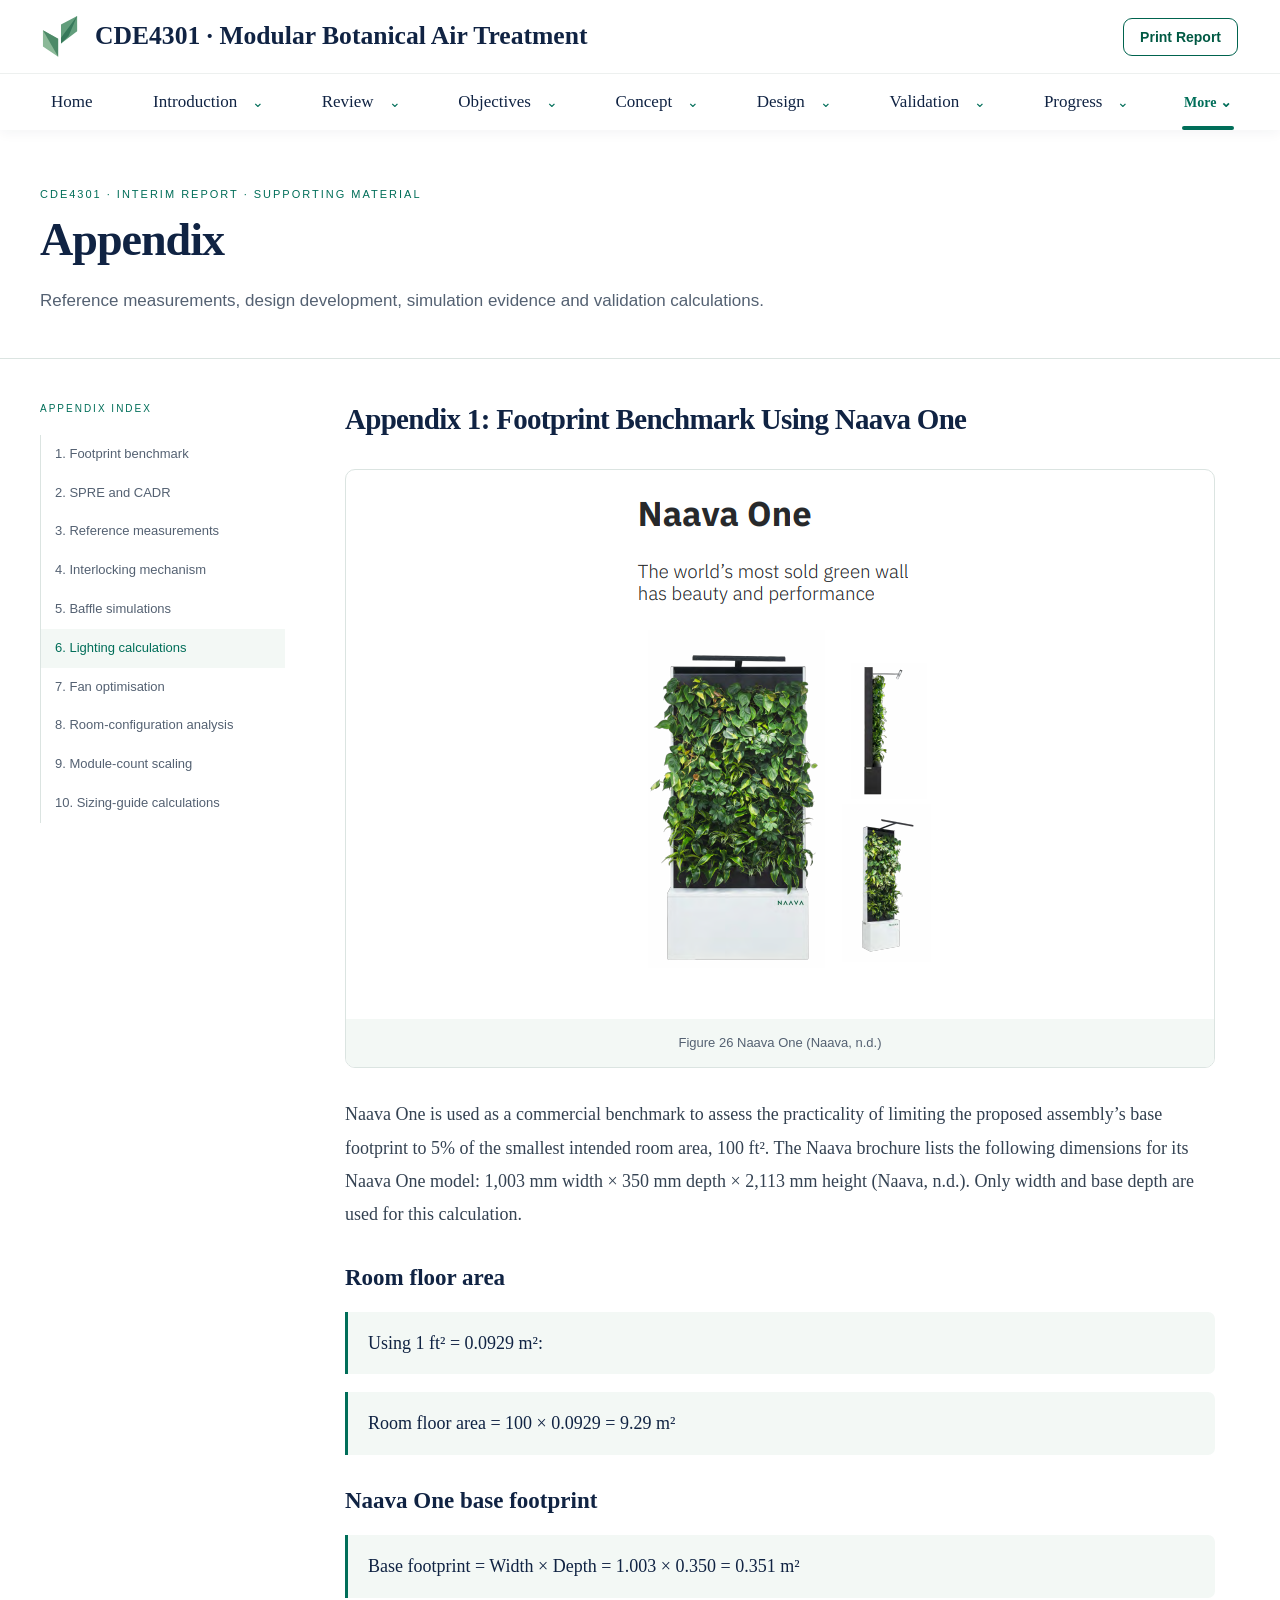
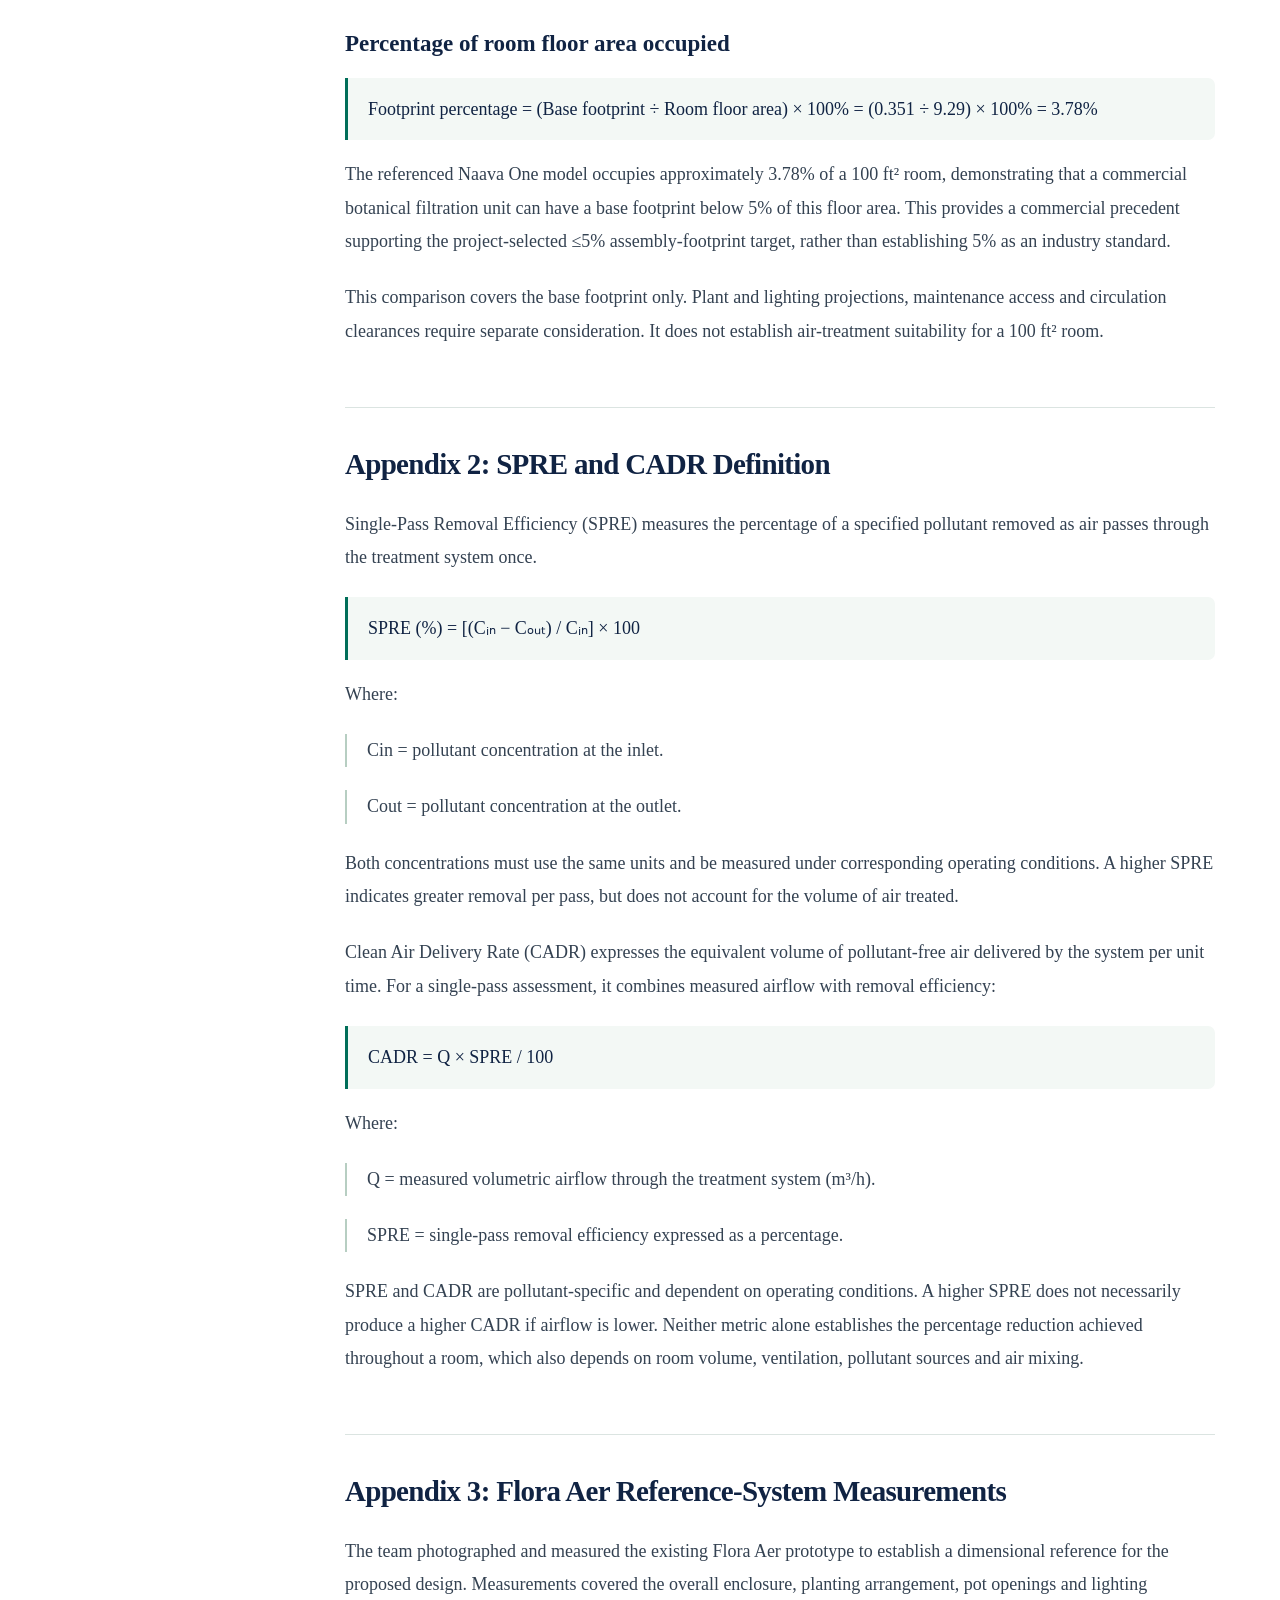
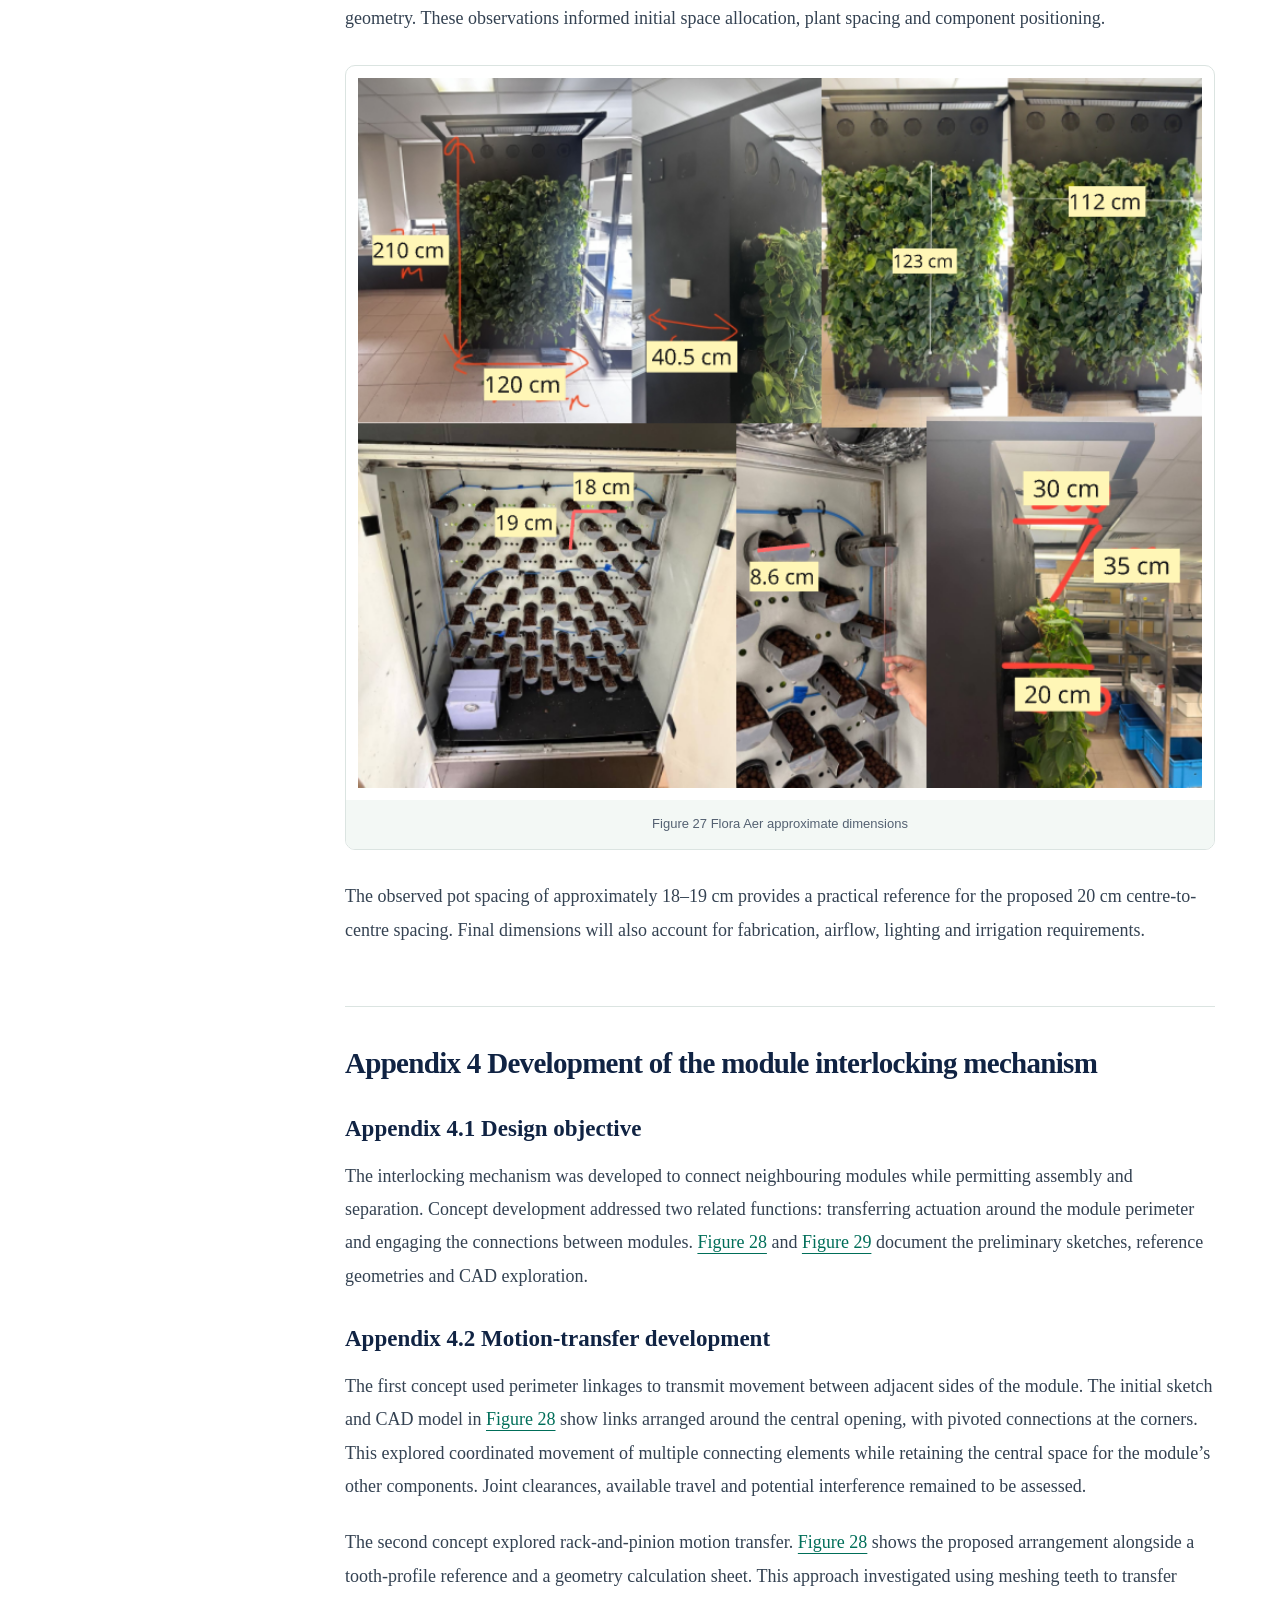
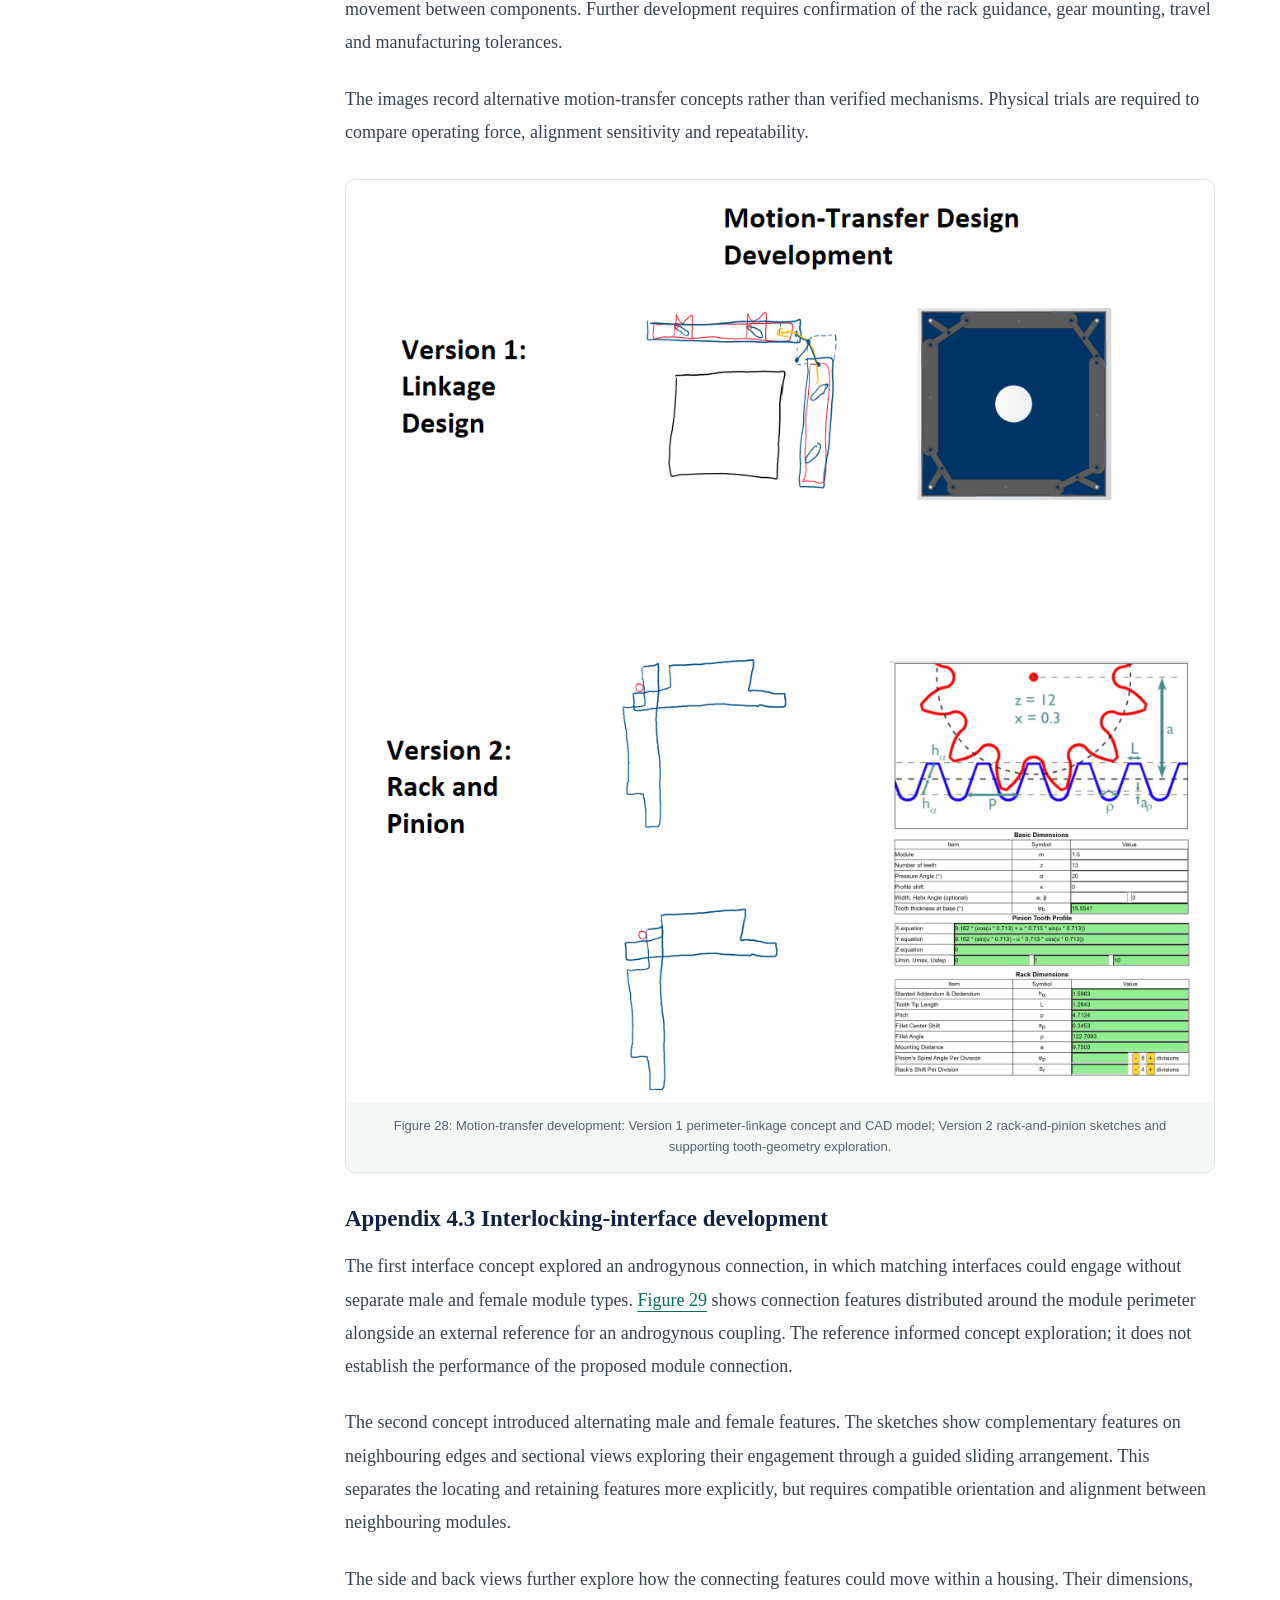
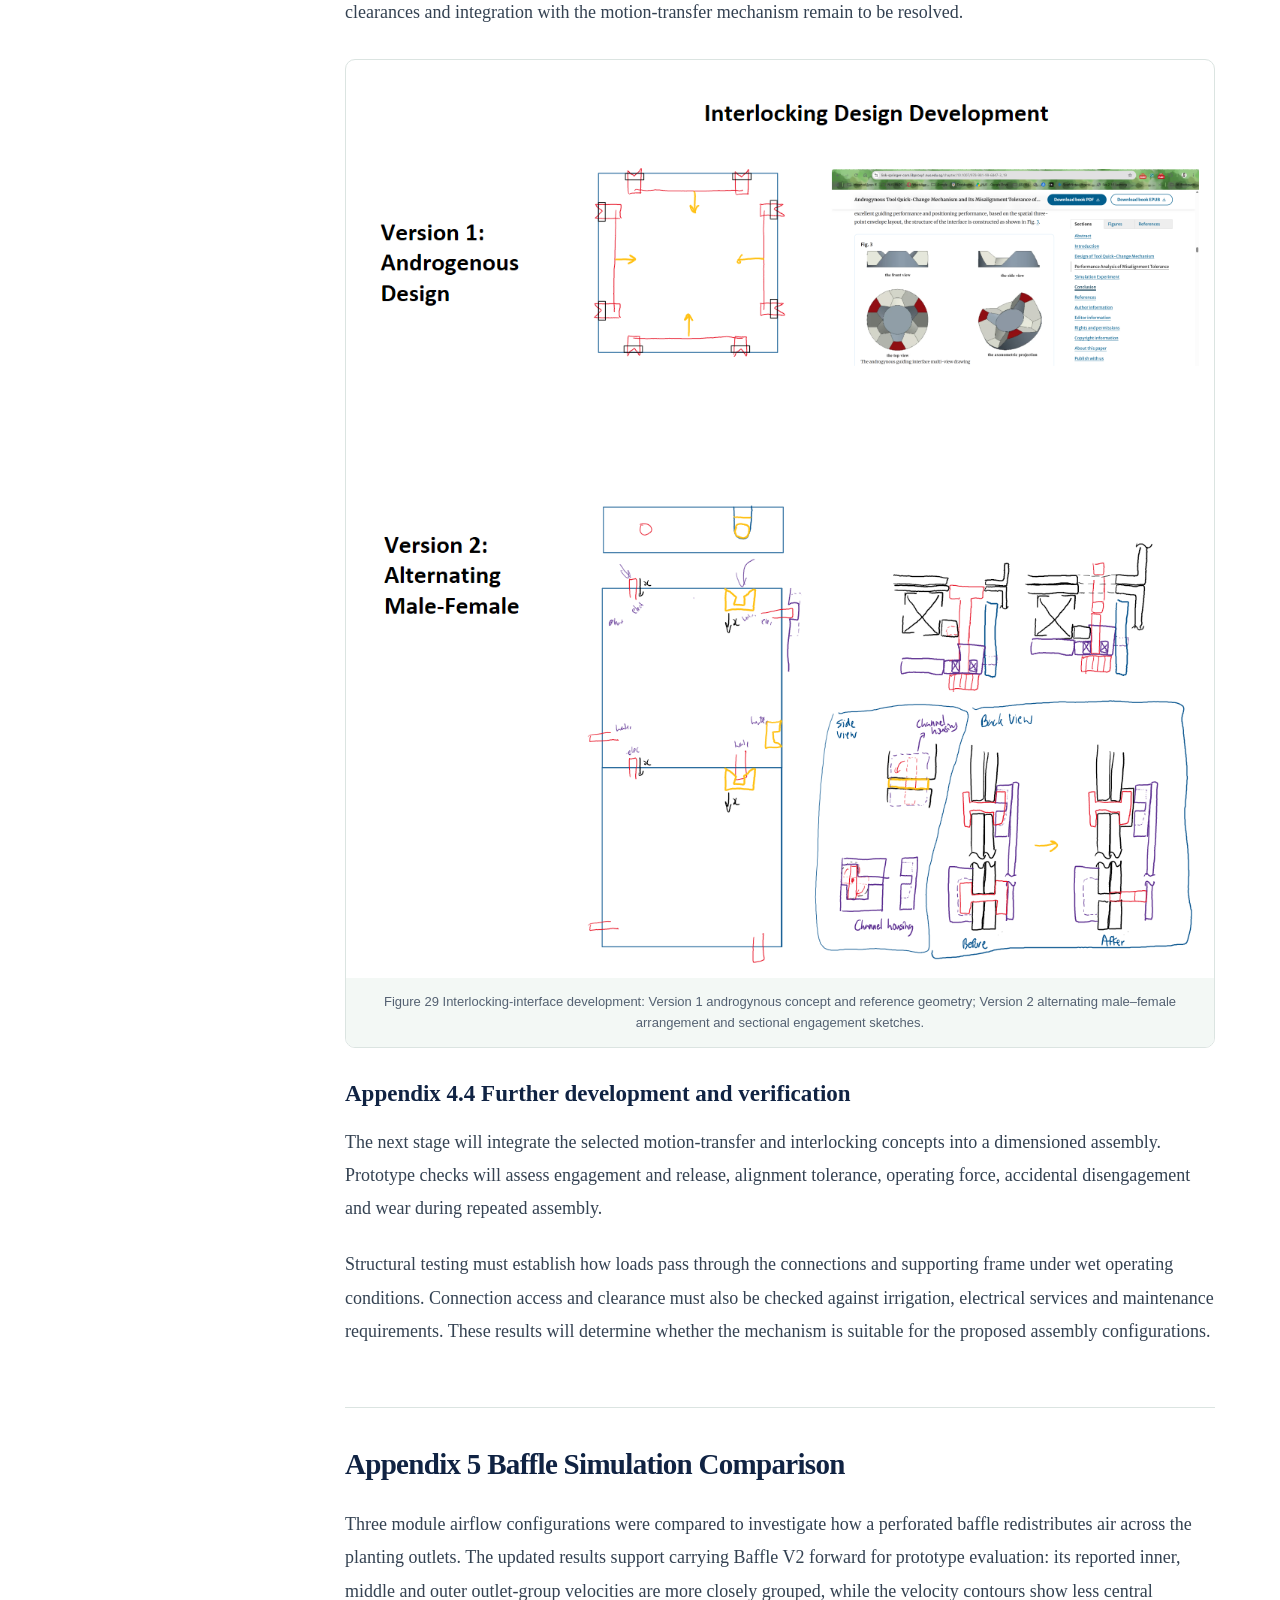
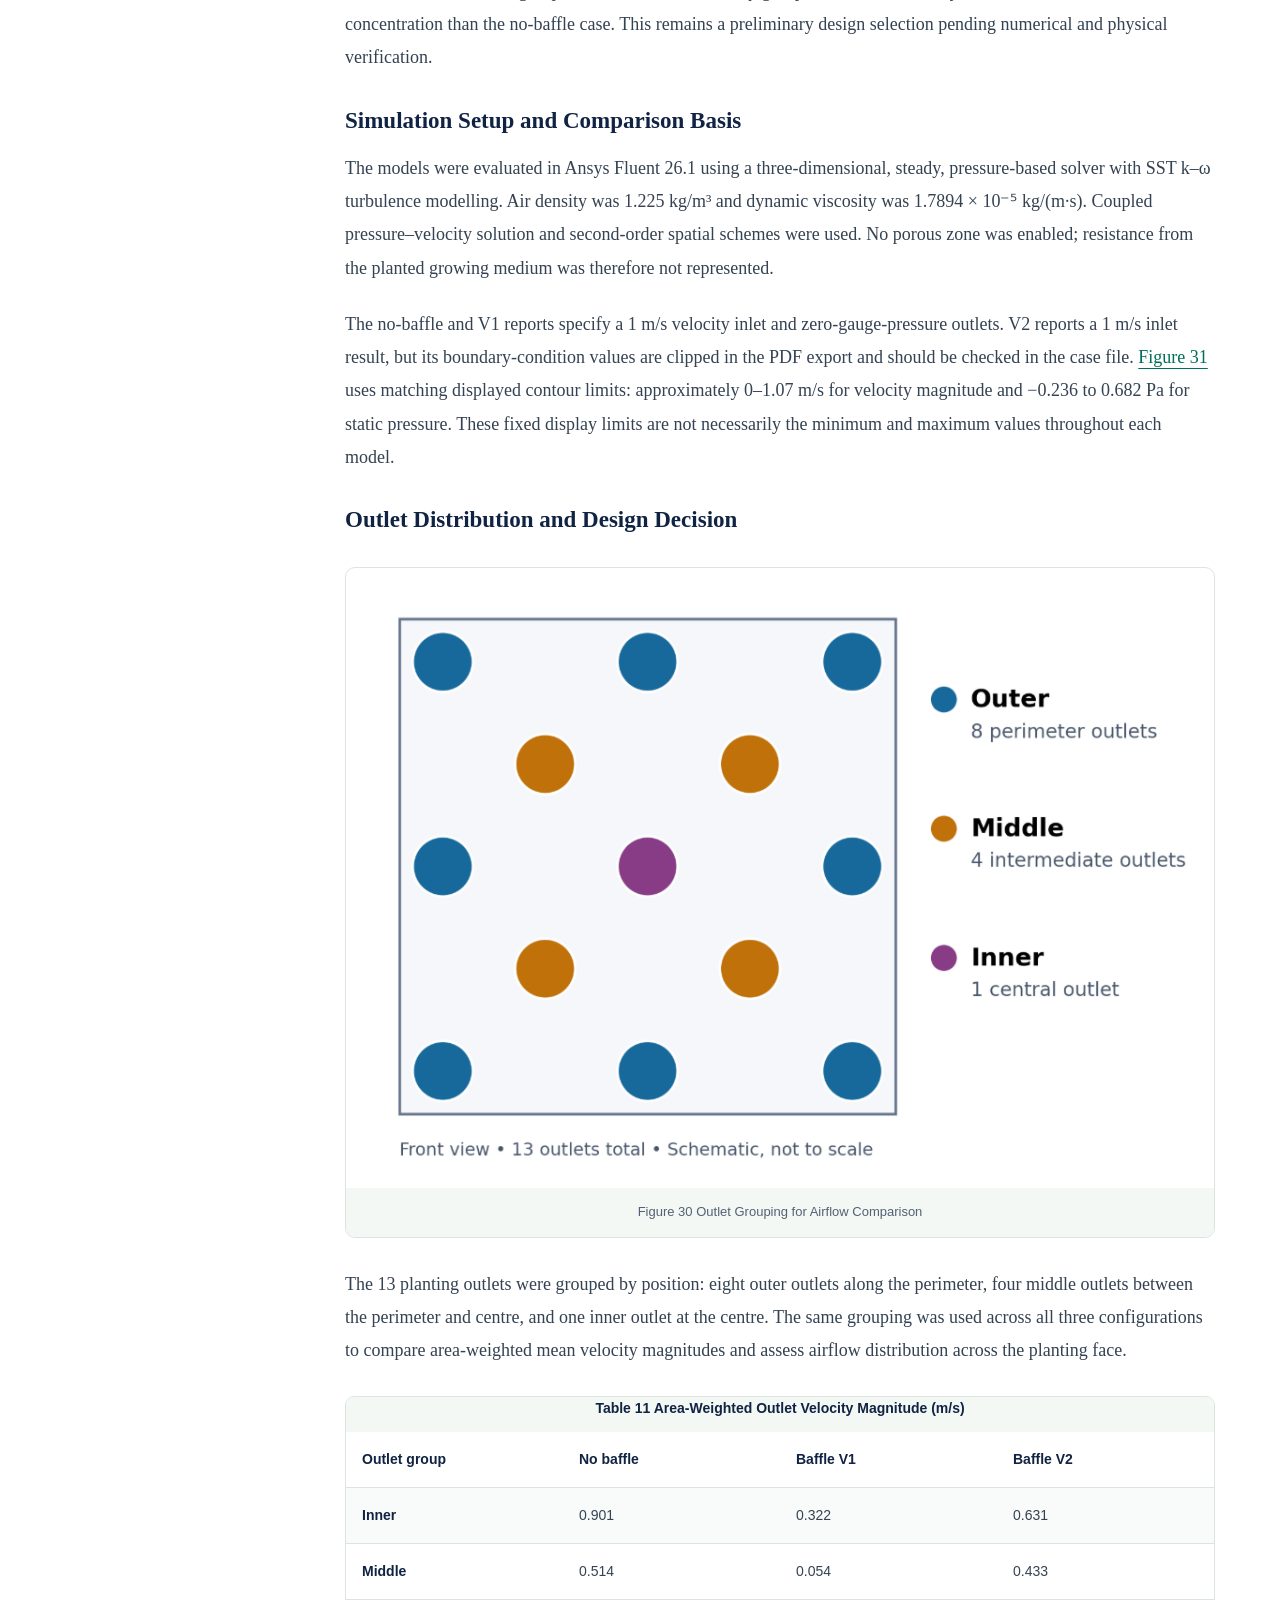
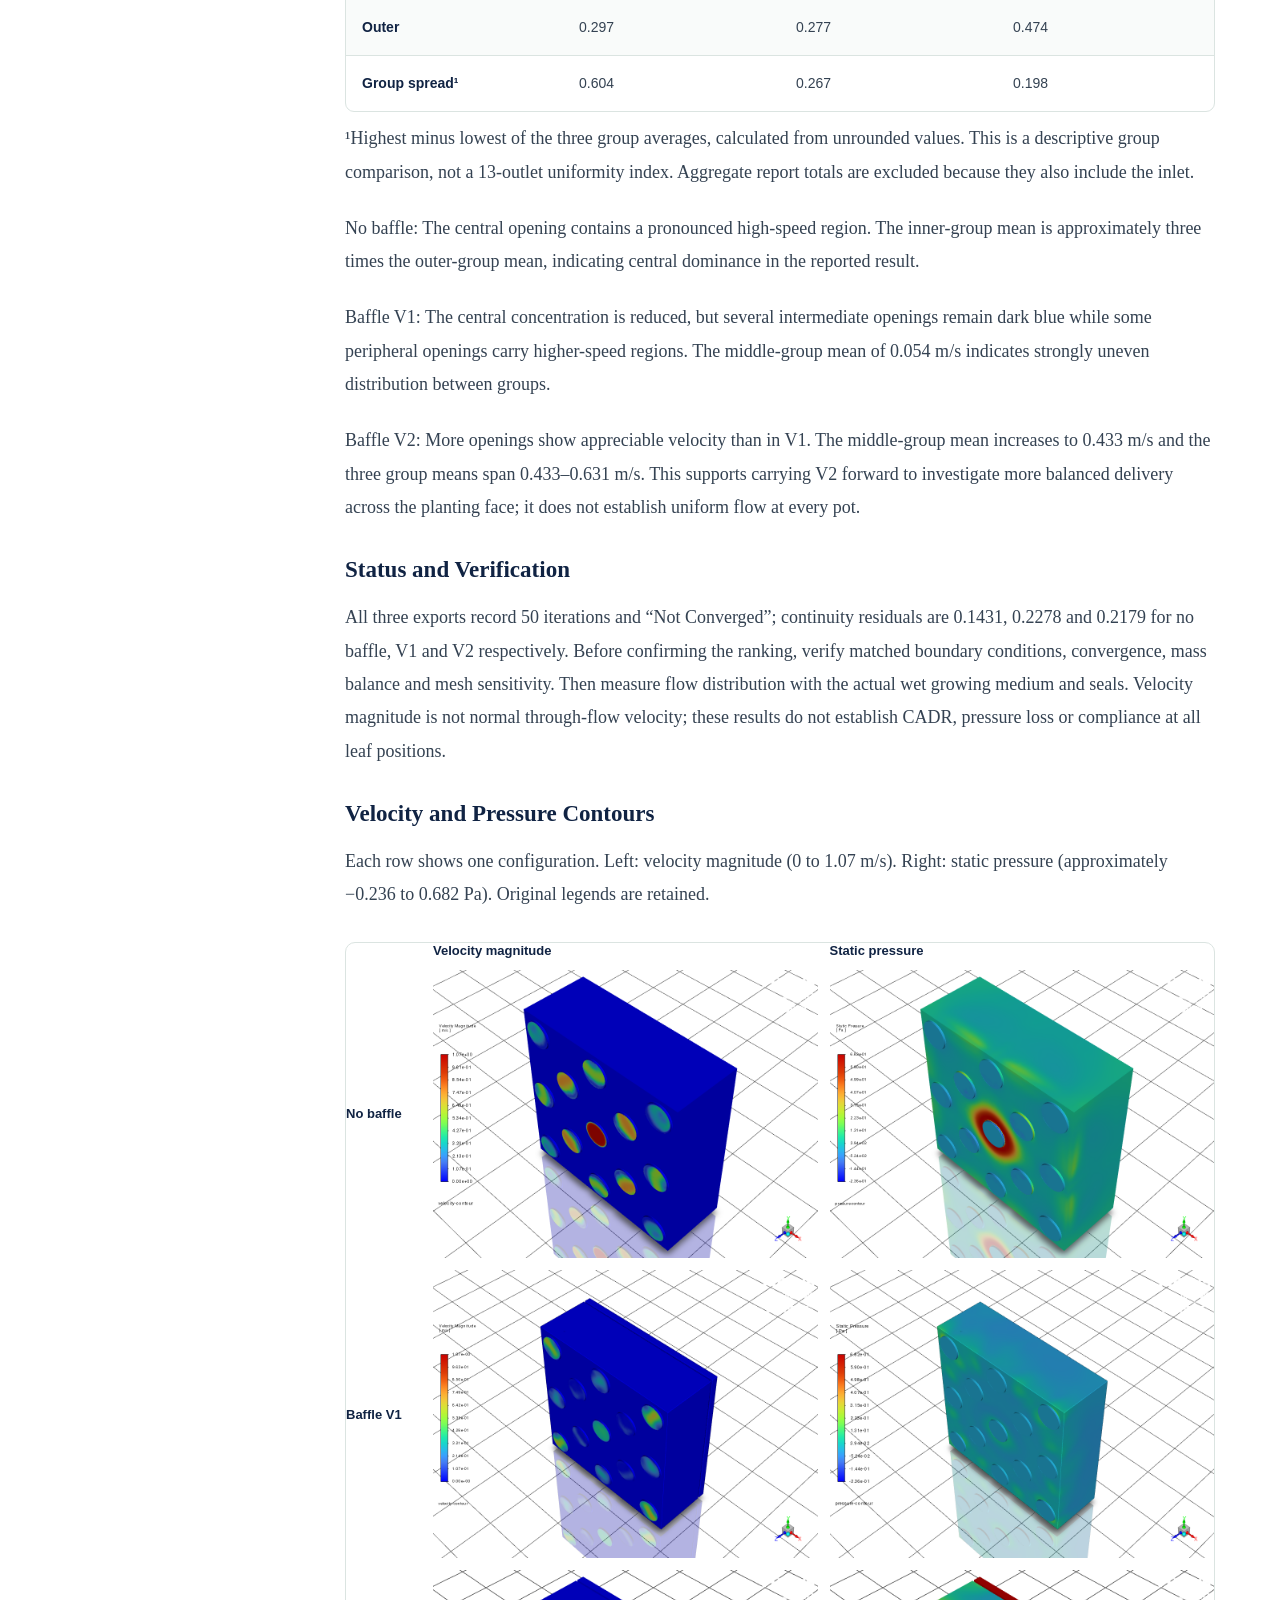
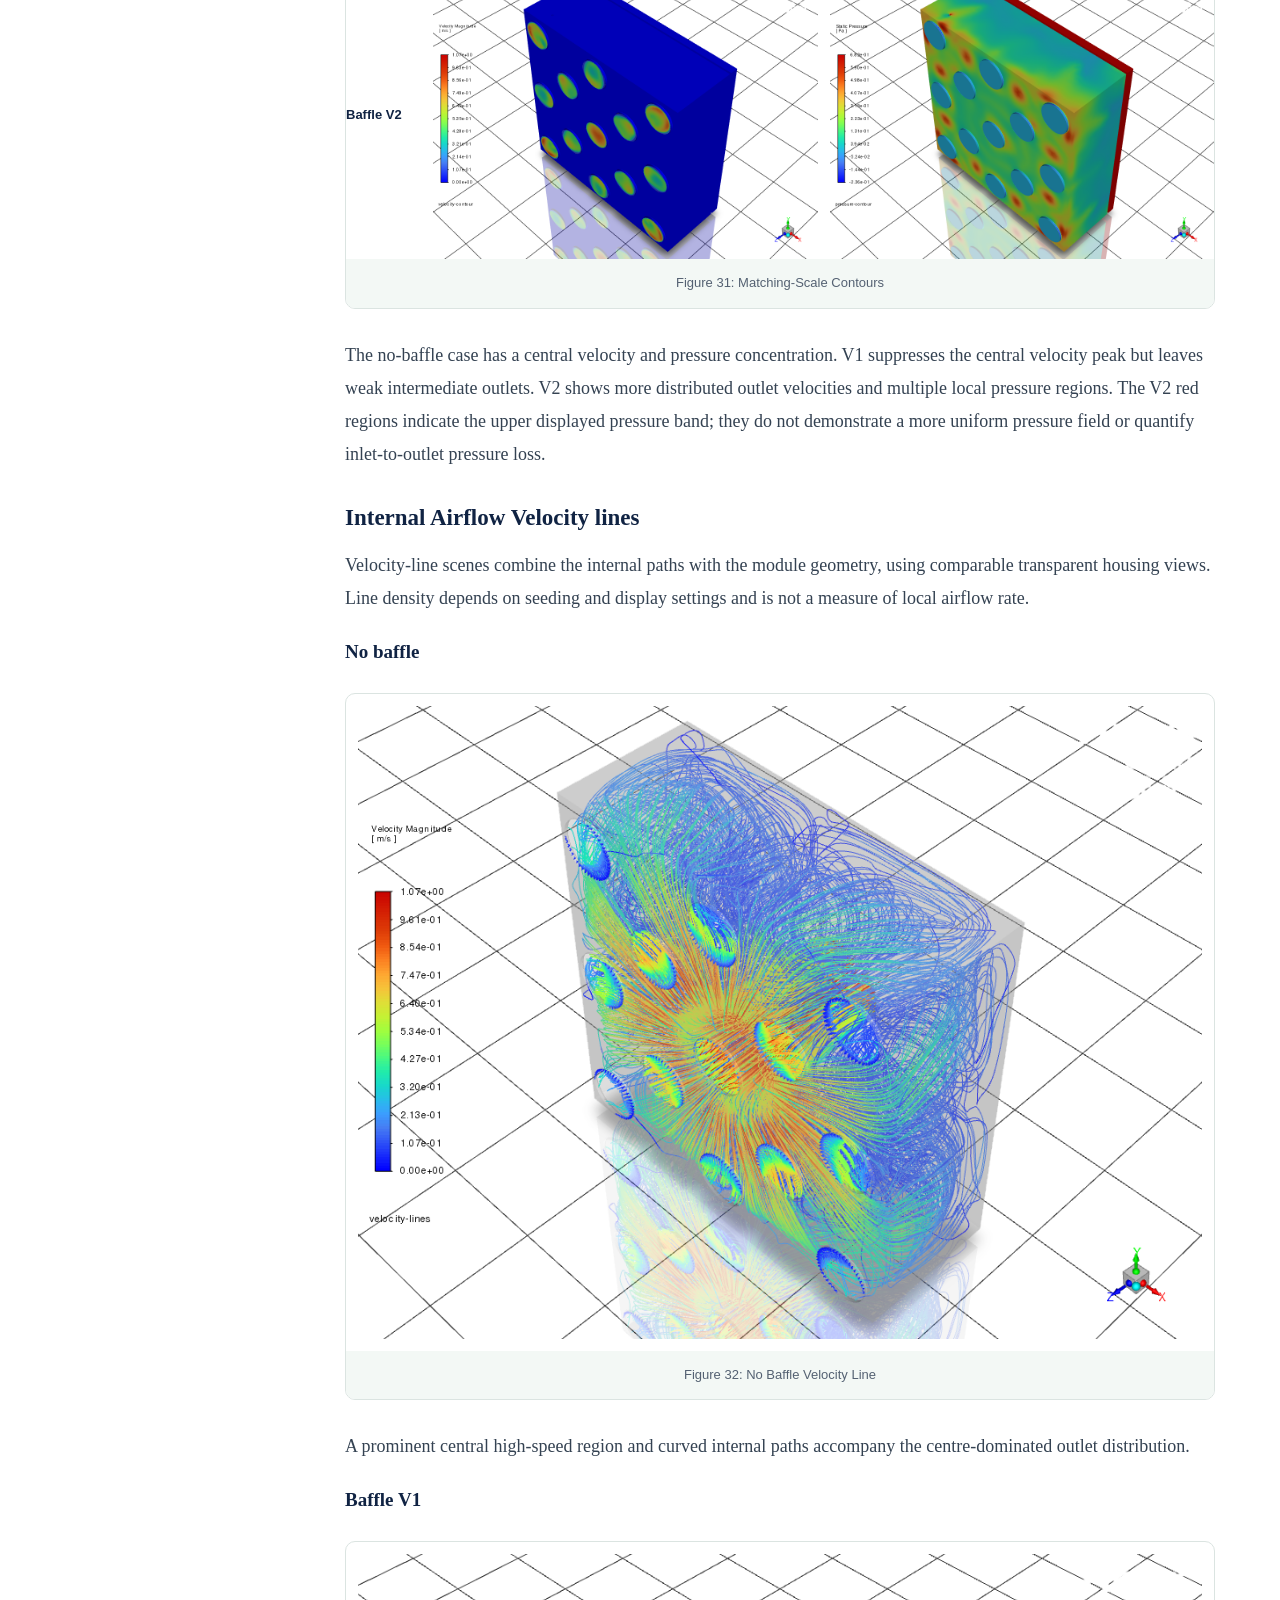
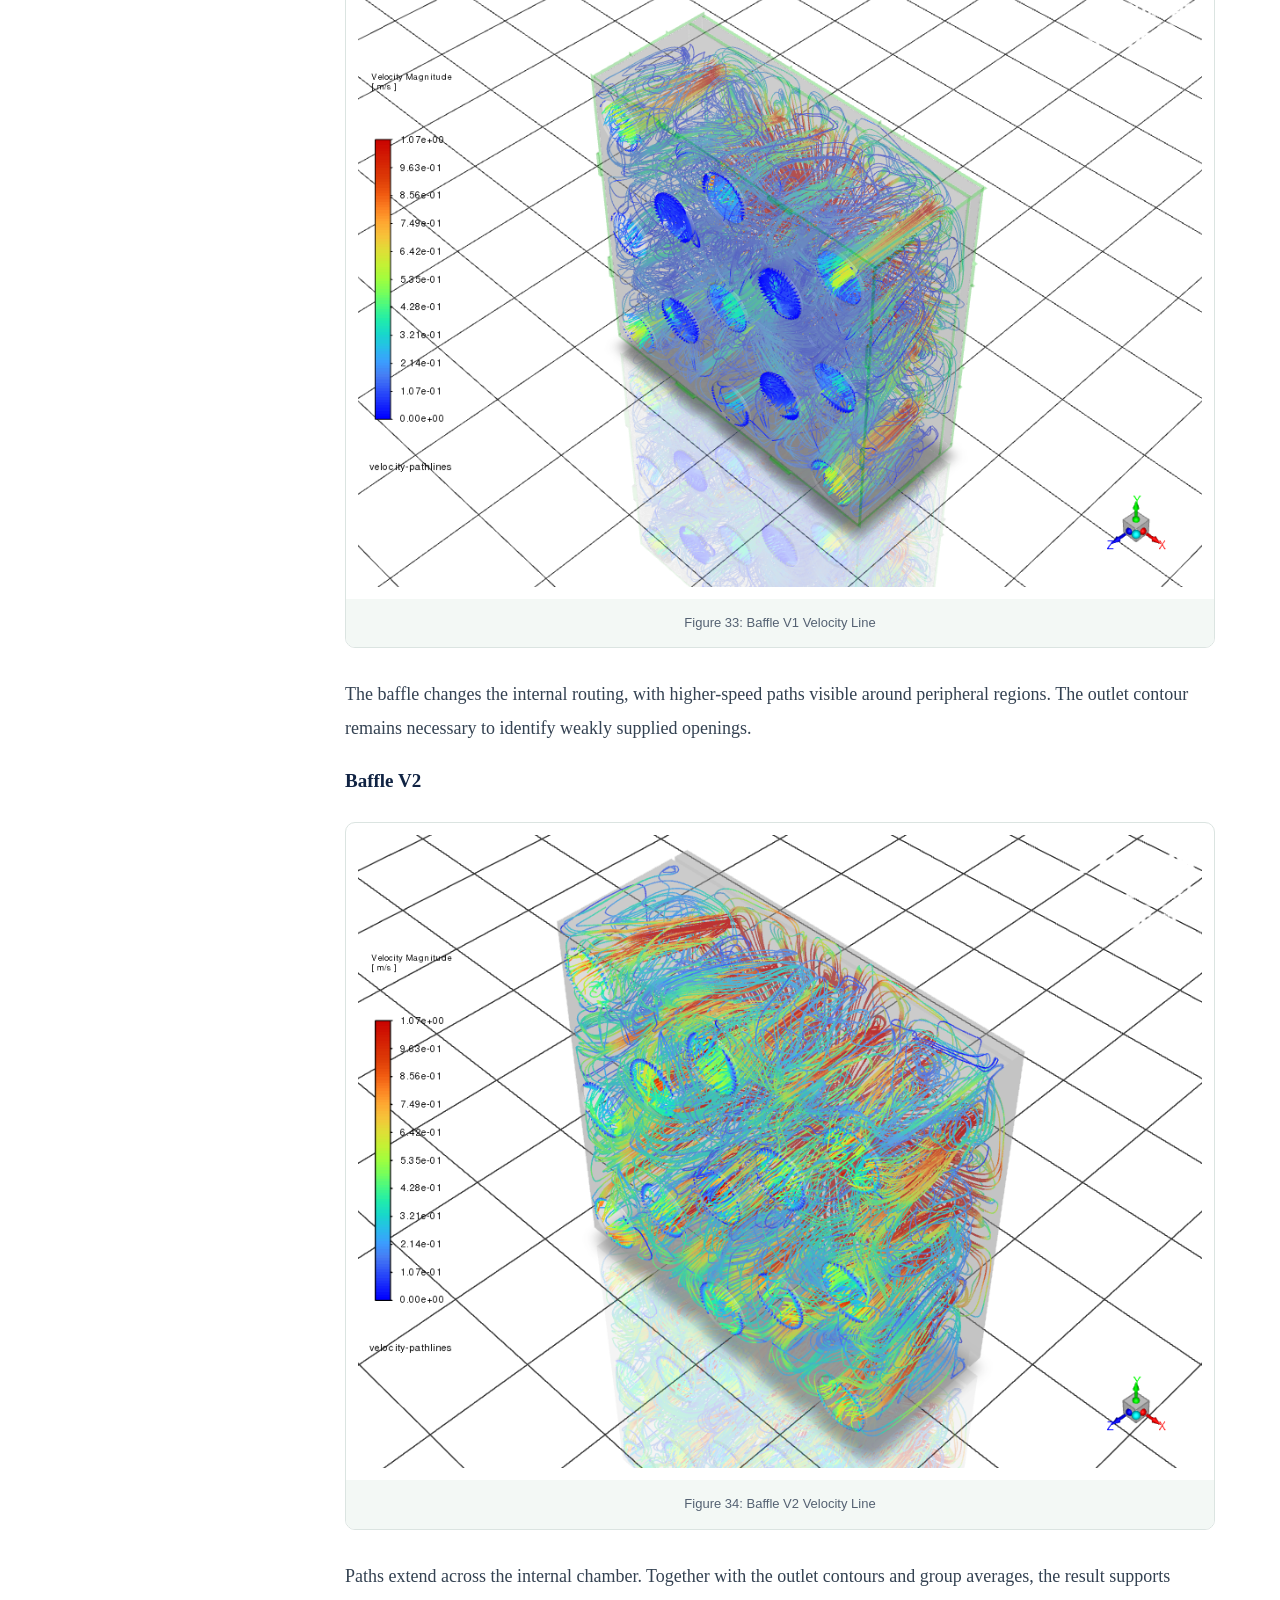
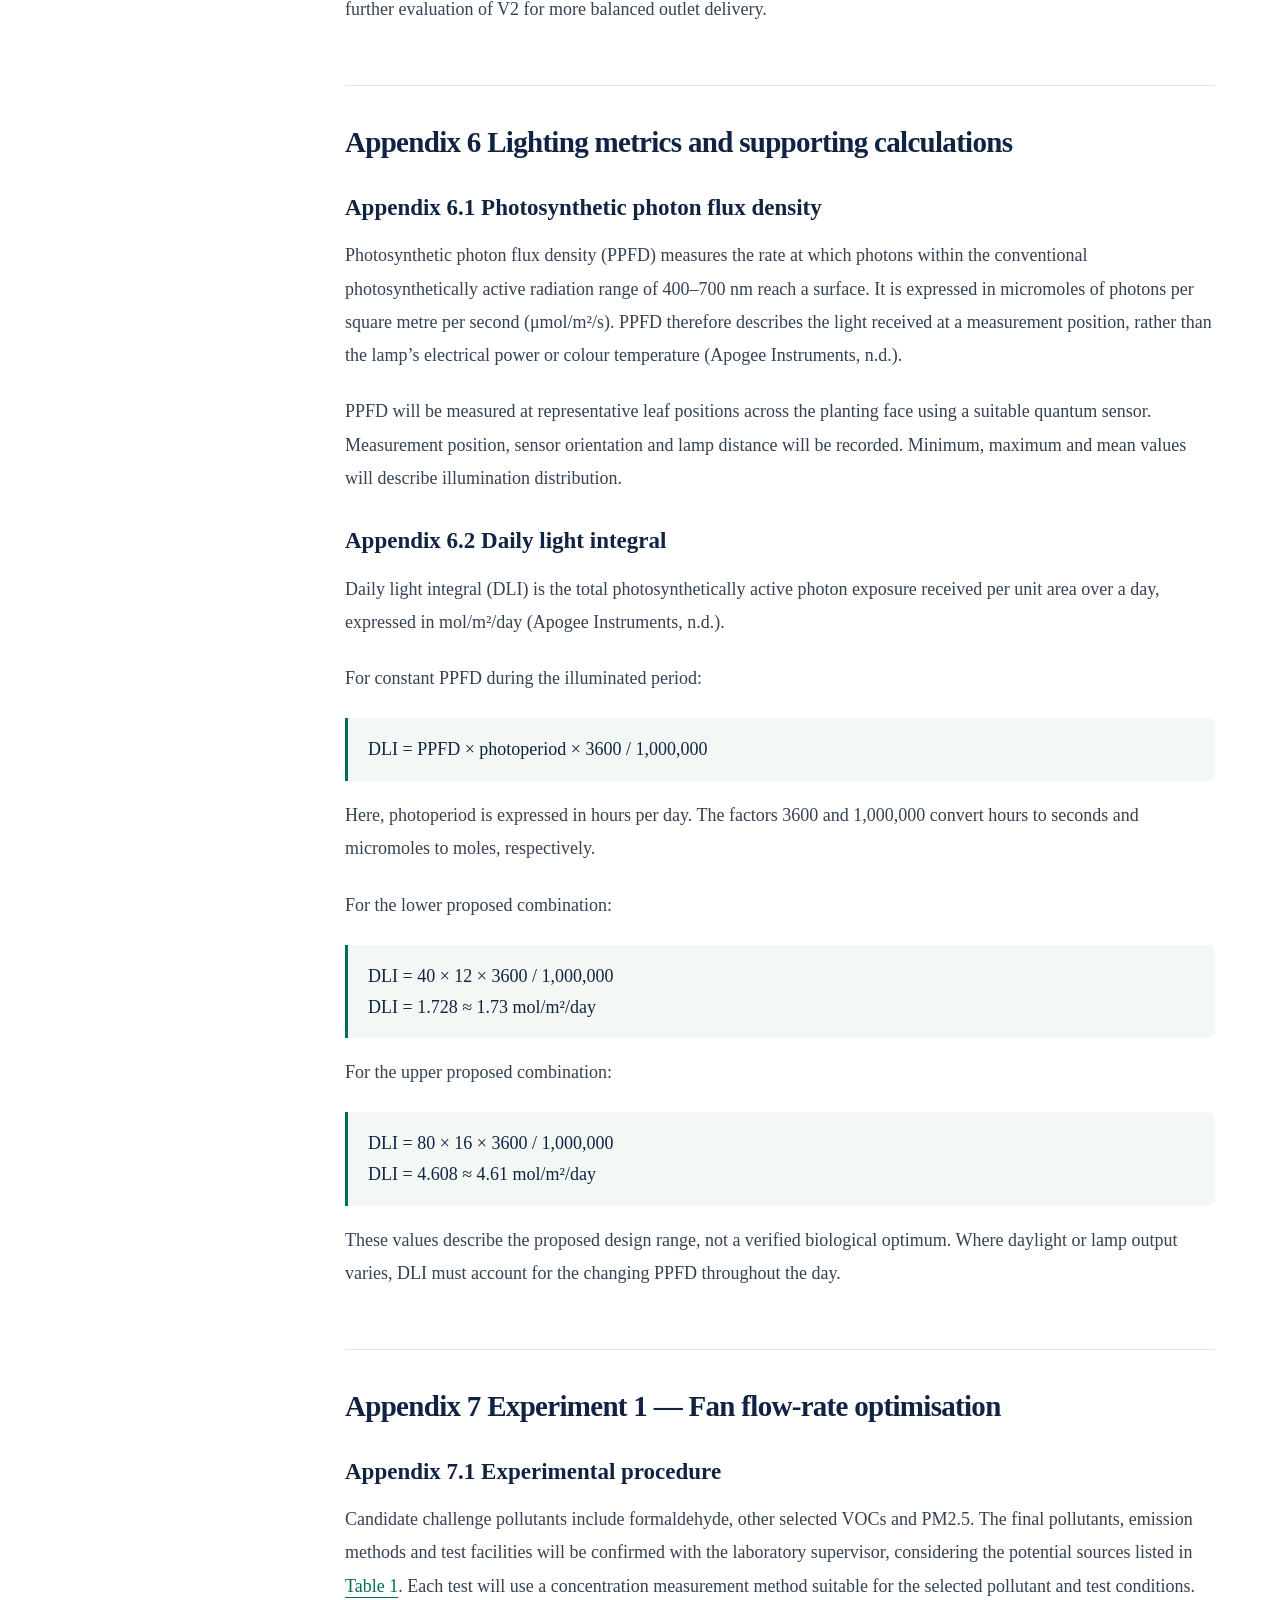
<file: appendices.html>
<!DOCTYPE html>
<html lang="en">
<head>
<meta charset="utf-8">
<meta name="viewport" content="width=device-width, initial-scale=1">
<meta name="description" content="CDE4301 interim report: Design and Evaluation of a Modular Botanical Air-Treatment System, Group SSC-404, National University of Singapore.">
<title>Appendices | CDE4301</title>
<style>
:root{--navy:#102343;--green:#006e59;--muted:#546172;--line:#dbe4e1;--pale:#f3f8f5;--header-height:130px}*{box-sizing:border-box}html{scroll-behavior:smooth;scroll-padding-top:calc(var(--header-height) + 24px)}body{margin:0;color:var(--navy);background:#fff;font-family:Georgia,'Times New Roman',serif}a{color:inherit;text-underline-offset:5px}button{font:inherit;cursor:pointer}a:focus-visible,button:focus-visible{outline:3px solid #bd8a23;outline-offset:5px}button,a{-webkit-tap-highlight-color:transparent}.skip{position:fixed;top:-80px;left:15px;z-index:100;background:white;padding:12px}.skip:focus{top:10px}.site-header{position:sticky;top:0;z-index:50;background:rgba(255,255,255,.98);box-shadow:0 3px 12px #1023430c}.topbar,.navigation{max-width:1440px;margin:auto;padding:0 42px}.topbar{min-height:74px;display:flex;align-items:center;justify-content:space-between;gap:24px;border-bottom:1px solid #edf0ef}.brand{display:flex;align-items:center;gap:15px;text-decoration:none;font-weight:700;font-size:clamp(18px,2vw,28px)}.brand svg{width:38px;flex-shrink:0}.print-button{display:flex;align-items:center;gap:9px;white-space:nowrap;background:white;color:#005943;border:1px solid #00634e;border-radius:9px;padding:10px 16px;font:600 14px Arial,sans-serif}.print-button svg{width:19px;height:19px}.nav-list{display:flex;justify-content:space-between;list-style:none;padding:0;margin:0;gap:10px}.nav-item{position:relative;display:flex;align-items:center;min-height:56px}.nav-link{padding:18px 9px;text-decoration:none;font-size:17px;white-space:nowrap}.nav-link[aria-current=page]{color:var(--green);font-weight:bold}.nav-link[aria-current=page]:after{content:'';position:absolute;bottom:0;left:4px;right:4px;height:4px;border-radius:2px;background:var(--green)}.toggle{border:0;background:none;color:var(--green);padding:14px 6px;font-size:14px}.dropdown{position:absolute;top:100%;left:0;width:285px;max-height:70vh;overflow:auto;list-style:none;padding:8px;margin:0;background:white;border:1px solid var(--line);border-radius:9px;box-shadow:0 10px 24px #10234316;display:none}.nav-item:last-child .dropdown{left:auto;right:0}.nav-item.open .dropdown{display:block}.dropdown a{display:block;padding:11px 12px;text-decoration:none;line-height:1.4;font:14px/1.5 Arial,sans-serif;border-radius:5px}.dropdown a:hover,.dropdown a:focus{background:var(--pale);color:var(--green)}.mobile-toggle{display:none}.cover{max-width:1440px;margin:auto;padding:44px 42px 32px;position:relative;overflow:hidden;text-align:center}.cover-content{position:relative;z-index:1}.university{display:flex;justify-content:center;align-items:center;min-height:103px;margin:0 auto 26px}.university img{width:260px;max-height:116px;object-fit:contain}.university-fallback{display:flex;gap:15px;align-items:center;text-align:left}.university-fallback strong{font:700 57px Arial,sans-serif;letter-spacing:-3px;border-right:1px solid #b8c5ce;padding-right:17px}.university-fallback span{font:16px/1.35 Arial,sans-serif}.eyebrow{font:12px/1.8 Arial,sans-serif;letter-spacing:2.7px;text-transform:uppercase;margin:12px 0 23px}.eyebrow:before,.eyebrow:after{content:'';display:inline-block;vertical-align:middle;width:60px;height:1px;background:#8fb6a4;margin:0 18px}h1{font-size:clamp(38px,4.6vw,68px);line-height:1.1;letter-spacing:-1.5px;max-width:1000px;margin:0 auto 12px}h1 span{display:block}.subtitle{font-size:clamp(23px,2.9vw,38px);font-style:italic;color:var(--muted);margin:10px 0 20px}.badge{display:inline-block;background:#dfecdf;color:#00543e;border-radius:30px;padding:7px 24px;font-size:23px;font-weight:bold}.academic{font-size:19px;color:var(--muted);margin:14px 0 30px}.actions{display:flex;justify-content:center;align-items:center;gap:30px;margin-bottom:42px}.primary{background:var(--green);color:white;border:1px solid var(--green);padding:14px 36px;border-radius:8px;text-decoration:none;font-size:20px;font-weight:bold;box-shadow:0 3px 6px #006e5912}.primary:hover{background:#005542}.text-button{border:0;background:none;color:#00634e;text-decoration:underline;font-size:18px;font-weight:bold}.team-heading{display:flex;align-items:center;gap:20px;font:600 13px Arial,sans-serif;letter-spacing:3px;margin:0 0 26px}.team-heading:before,.team-heading:after{content:'';height:1px;flex:1;background:#a7c1b4}.team{display:grid;grid-template-columns:repeat(3,1fr);gap:20px;text-align:left}.person{display:flex;align-items:center;gap:20px;padding:22px;border:1px solid #d5dddd;border-radius:15px;background:#ffffffed}.portrait{height:96px;width:96px;flex-shrink:0;border-radius:50%;overflow:hidden;display:grid;place-items:center;background:#edf0f2}.portrait img{width:100%;height:100%;object-fit:cover}.portrait span{font:700 25px Arial,sans-serif;color:white}.portrait.black{background:linear-gradient(140deg,#646b70,#161c21)}.portrait.yellow{background:linear-gradient(140deg,#efd574,#b18720)}.portrait.red{background:linear-gradient(140deg,#d97065,#9f302d)}.person h3{font-size:23px;margin:0 0 8px}.person p{font-size:16px;color:var(--muted);margin:0;line-height:1.5}.scroll-cue{display:inline-block;font:12px Arial,sans-serif;letter-spacing:.5px;color:var(--muted);margin:28px auto 0;text-decoration:none}.botanical{position:absolute;right:-25px;top:145px;width:310px;height:440px;color:#8fb58d;opacity:.4;pointer-events:none}.reading-section{border-top:1px solid var(--line);padding:72px 24px 76px}.reading-section.ack{background:var(--pale)}.reading-inner{max-width:790px;margin:auto}.section-kicker{font:11px Arial,sans-serif;text-transform:uppercase;letter-spacing:2px;color:var(--green);margin:0 0 14px}h2{font-size:37px;letter-spacing:-.7px;margin:0 0 27px}.prose{font-size:18px;line-height:1.85;color:#344252}.prose p{margin:0 0 21px}.section-end{display:flex;justify-content:space-between;align-items:center;gap:24px;margin-top:38px;padding-top:24px;border-top:1px solid var(--line);font:14px Arial,sans-serif}.section-end a{color:var(--green)}footer{padding:25px;text-align:center;color:var(--muted);font:12px/1.8 Arial,sans-serif;border-top:1px solid var(--line)}dialog{width:min(440px,calc(100% - 32px));border:1px solid var(--line);border-radius:14px;padding:28px;color:var(--navy);box-shadow:0 20px 80px #10234330}dialog::backdrop{background:#10234360}dialog h2{font-size:26px;margin-bottom:15px}dialog p{font:16px/1.65 Arial,sans-serif}dialog button{font-size:16px;margin-top:10px} [hidden]{display:none!important}
@media(min-width:1100px){.cover{min-height:calc(100svh - 130px);display:flex;align-items:center;justify-content:center}.cover-content{width:100%}}
@media(max-width:1100px){.topbar,.navigation{padding-left:22px;padding-right:22px}.nav-list{gap:1px}.nav-link{font-size:15px;padding-left:5px;padding-right:5px}.person{gap:13px;padding:17px}.portrait{width:68px;height:68px}.person h3{font-size:20px}.person p{font-size:14px}.cover{padding:35px 24px}.eyebrow:before,.eyebrow:after{width:25px;margin:0 10px}}
@media(max-width:780px){.topbar{min-height:72px;padding:14px 18px;gap:10px}.brand{font-size:17px;max-width:260px;line-height:1.3;gap:9px}.brand svg{width:28px}.print-button{padding:9px;font-size:12px}.print-button .pdf-label{display:none}.navigation{padding:0 18px}.mobile-toggle{display:flex;justify-content:space-between;width:100%;padding:13px 0;border:0;background:none;color:var(--green);font:600 14px Arial,sans-serif}.nav-list{display:none;max-height:65vh;overflow:auto;padding-bottom:15px}.navigation.expanded .nav-list{display:block}.nav-item{flex-wrap:wrap;min-height:42px}.nav-link{flex:1;font:15px Arial,sans-serif;padding:14px 8px}.nav-link[aria-current=page]:after{display:none}.toggle{padding:14px 20px}.dropdown,.nav-item:last-child .dropdown{position:static;width:100%;box-shadow:none;margin:0 0 8px;border:0;border-left:2px solid #cddfd4;border-radius:0;max-height:none}.cover{padding:36px 20px 24px}.eyebrow{font-size:10px;letter-spacing:1.5px}.eyebrow:before,.eyebrow:after{display:none}h1{letter-spacing:-1px}.academic{font-size:16px;line-height:1.8}.badge{font-size:20px}.actions{gap:18px;flex-wrap:wrap;margin-bottom:36px}.primary{font-size:17px;padding:13px 24px}.text-button{font-size:16px}.team{grid-template-columns:1fr;max-width:440px;margin:auto;gap:12px}.person{padding:15px 20px}.person h3{font-size:21px}.person p{font-size:15px}.portrait{height:66px;width:66px}.university-fallback strong{font-size:46px}.university-fallback span{font-size:13px}.university{min-height:70px;margin-bottom:25px}.botanical{opacity:.18;right:-150px;top:170px}.team-heading{font-size:11px;gap:12px;letter-spacing:2px}.reading-section{padding:48px 24px}.prose{font-size:17px;line-height:1.8}h2{font-size:31px}.section-end{align-items:flex-start}.university img{max-width:220px}}
@media(prefers-reduced-motion:reduce){html{scroll-behavior:auto}}
@media print{.site-header,.actions,.scroll-cue,.section-end,.skip,dialog,.botanical{display:none!important}.cover{min-height:0;padding:30px 0;break-after:page}.reading-section{padding:20px 0;border:0;background:white!important}.reading-inner{max-width:none}.team{gap:12px}.person{padding:12px}.portrait{height:50px;width:50px}.person h3{font-size:17px}.person p{font-size:12px}.prose{font-size:12pt;line-height:1.6}h1{font-size:38pt}h2{break-after:avoid}p{orphans:3;widows:3}footer{margin-top:30px}}

/* Face-centred framing using each original photograph's proportions.
   Percentage positioning preserves the crop at desktop and mobile sizes. */
.portrait{position:relative}
.portrait img{position:absolute;left:50%;top:50%;height:auto;max-width:none;object-fit:initial;transform-origin:center}
.portrait[data-image-slot="shadman"] img{width:190%;transform:translate(-49%,-54.5%)}
.portrait[data-image-slot="shawn"] img{width:210%;transform:translate(-52.5%,-48.5%)}
.portrait[data-image-slot="yibin"] img{width:210%;transform:translate(-52%,-35%)}

.university img{width:360px;height:auto;max-height:none;max-width:90vw}.university{margin-top:-35px;margin-bottom:0}
@media(max-width:780px){.university img{width:300px;max-width:90vw}}

.section-hero{max-width:1320px;margin:auto;padding:58px 40px 42px;border-bottom:1px solid var(--line)}
.section-hero h1{font-size:clamp(32px,3.6vw,51px);max-width:none;margin:0;line-height:1.15;letter-spacing:-1px}
.section-deck{font:17px/1.7 Arial,sans-serif;color:var(--muted);margin:20px 0 0}
.report-layout{max-width:1320px;margin:auto;display:grid;grid-template-columns:245px minmax(0,1fr);gap:60px;padding:42px 40px 70px}
.section-sidebar{align-self:start;position:sticky;top:calc(var(--header-height) + 25px);font:13px/1.6 Arial,sans-serif;max-height:calc(100vh - var(--header-height) - 45px);overflow:auto}
.section-sidebar>p{font-size:10px;letter-spacing:2px;color:var(--green);margin:0 0 18px}.section-sidebar ol{list-style:none;padding:0;margin:0;border-left:1px solid var(--line)}.section-sidebar a{display:block;padding:9px 14px;text-decoration:none;color:var(--muted)}.section-sidebar a:hover,.section-sidebar a:focus{color:var(--green);background:var(--pale)}
.report-body{min-width:0;max-width:870px}.report-subsection{padding-bottom:36px;margin-bottom:38px;border-bottom:1px solid var(--line)}.report-subsection h2{font-size:29px;line-height:1.3;margin:0 0 24px}.report-subsection>p{font-size:18px;line-height:1.85;color:#344252;margin:0 0 23px}.report-subsection p a{color:var(--green)}
figure{margin:30px 0;background:#fff;border:1px solid var(--line);border-radius:10px;overflow:hidden}figure>a{display:block;padding:12px}figure img{display:block;width:100%;height:auto;max-height:620px;object-fit:contain}figcaption{background:var(--pale);padding:14px 20px;font:13px/1.6 Arial,sans-serif;color:var(--muted)}
@media(max-width:1000px){.report-layout{grid-template-columns:190px minmax(0,1fr);gap:30px;padding-left:25px;padding-right:25px}.section-hero{padding-left:25px;padding-right:25px}}
@media(max-width:780px){.section-hero{padding:36px 24px 30px}.section-hero h1 br{display:none}.report-layout{display:block;padding:28px 24px 45px}.section-sidebar{position:static;max-height:none;margin-bottom:38px}.section-sidebar ol{display:grid;grid-template-columns:1fr 1fr;gap:4px}.section-sidebar a{padding:8px;font-size:12px}.report-subsection h2{font-size:26px}.report-subsection>p{font-size:17px}.report-subsection{margin-bottom:30px;padding-bottom:25px}figure>a{padding:5px}}
@media print{.section-sidebar{display:none}.report-layout{display:block;padding:0}.section-hero{padding:0 0 30px}.report-subsection>p{font-size:12pt}.report-subsection h2{font-size:19pt}figure{break-inside:avoid}figure img{max-height:400px}.report-subsection{border:0}.section-hero h1{font-size:28pt}}
</style>
<style>
.report-body h3{font-size:23px;line-height:1.4;margin:32px 0 15px;scroll-margin-top:155px}.report-body h4{font-size:19px;margin:25px 0 12px}.equation{padding:18px 22px;background:var(--pale);border-left:3px solid var(--green);border-radius:0 7px 7px 0;margin:18px 0;overflow-x:auto;font:18px/1.75 'Cambria Math',Georgia,serif}.contour-grid{display:grid;grid-template-columns:75px 1fr 1fr;gap:12px;align-items:center}.contour-grid strong{font:600 13px/1.4 Arial,sans-serif}.contour-grid img{width:100%;height:auto}.report-body figure img{max-height:none}#figure-26 img{max-height:620px;width:auto;max-width:100%;object-fit:contain;margin:auto;display:block}.section-sidebar{max-height:calc(100vh - 165px);overflow:auto}.procedure-step{padding-left:20px;border-left:2px solid #b7cec2}.report-body th{white-space:normal} @media(max-width:780px){.section-sidebar{max-height:none}.contour-grid{grid-template-columns:45px 1fr 1fr;gap:5px}.contour-grid strong{font-size:10px}.equation{font-size:16px;padding:14px}.report-body h3{font-size:21px}}@media print{.equation{overflow:visible;font-size:11pt;overflow-wrap:anywhere}.section-sidebar{display:none}.contour-grid{break-inside:avoid}.report-body h3{break-after:avoid}.report-subsection{break-before:page}}
</style><link rel="stylesheet" href="report.css"><style>[id^="appendix-"], [id^="figure-"], [id^="table-"], [id^="equation-"] { scroll-margin-top: 24px; }</style></head>
<body>
<a class="skip" href="#main">Skip to content</a>
<header class="site-header" id="site-header">
<div class="topbar"><a class="brand" href="index.html" aria-label="CDE4301 report home"><svg viewbox="0 0 40 44" aria-hidden="true"><path fill="#629e7c" d="M20 23V9L37 0v16L20 29Z"></path><path fill="#37795b" d="m20 23 17-23-9 21-8 8Z"></path><path fill="#8bb998" d="M17 43 1 32V15l16 9Z"></path><path fill="#4d8a68" d="M17 43 1 15l16 9Z"></path></svg><span>CDE4301 · Modular Botanical Air Treatment</span></a>
<button class="print-button" type="button" data-pdf><svg viewbox="0 0 24 24" fill="none" stroke="currentColor" stroke-width="1.5" aria-hidden="true"><path d="M6 9V3h12v6M6 18H3V9h18v9h-3M6 14h12v8H6zM17 12h1"></path></svg><span>Print Report<span class="pdf-label"> (PDF)</span></span></button></div>
<nav class="navigation" aria-label="Report navigation"><button class="mobile-toggle" aria-expanded="false" aria-controls="nav-list">Explore the report <span aria-hidden="true">☰</span></button><ul class="nav-list" id="nav-list"><li class="nav-item"><a class="nav-link" href="index.html">Home</a></li></ul></nav>
</header>
<main id="main" class="engineering-page"><div class="section-hero"><p class="section-kicker">CDE4301 · Interim report · Supporting material</p><h1>Appendix</h1><p class="section-deck">Reference measurements, design development, simulation evidence and validation calculations.</p></div><div class="report-layout"><aside class="section-sidebar" aria-label="Appendix index"><p>APPENDIX INDEX</p><ol><li><a href="#appendix-1">1. Footprint benchmark</a></li><li><a href="#appendix-2">2. SPRE and CADR</a></li><li><a href="#appendix-3">3. Reference measurements</a></li><li><a href="#appendix-4">4. Interlocking mechanism</a></li><li><a href="#appendix-5">5. Baffle simulations</a></li><li><a href="#appendix-6">6. Lighting calculations</a></li><li><a href="#appendix-7">7. Fan optimisation</a></li><li><a href="#appendix-8">8. Room-configuration analysis</a></li><li><a href="#appendix-9">9. Module-count scaling</a></li><li><a href="#appendix-10">10. Sizing-guide calculations</a></li></ol></aside><article class="report-body"><section class="report-subsection" id="appendix-1"><h2>Appendix 1: Footprint Benchmark Using Naava One</h2><figure id="figure-26"><a href="assets/appendix-rId34.png" target="_blank" rel="noopener" aria-label="Open reference image at full size"><img src="assets/appendix-rId34.png" alt="Reference image from the report appendix" loading="lazy" width="352" height="525"></a><figcaption>Figure 26 Naava One (Naava, n.d.)</figcaption></figure><p>Naava One is used as a commercial benchmark to assess the practicality of limiting the proposed assembly’s base footprint to 5% of the smallest intended room area, 100 ft². The Naava brochure lists the following dimensions for its Naava One model: 1,003 mm width × 350 mm depth × 2,113 mm height (Naava, n.d.). Only width and base depth are used for this calculation. </p><h3>Room floor area</h3><div class="equation">Using 1 ft² = 0.0929 m²:</div><div class="equation">Room floor area = 100 × 0.0929 = 9.29 m²</div><h3>Naava One base footprint</h3><div class="equation">Base footprint = Width × Depth = 1.003 × 0.350 = 0.351 m²</div><h3>Percentage of room floor area occupied</h3><div class="equation">Footprint percentage = (Base footprint ÷ Room floor area) × 100% = (0.351 ÷ 9.29) × 100% = 3.78% </div><p>The referenced Naava One model occupies approximately 3.78% of a 100 ft² room, demonstrating that a commercial botanical filtration unit can have a base footprint below 5% of this floor area. This provides a commercial precedent supporting the project-selected ≤5% assembly-footprint target, rather than establishing 5% as an industry standard.</p><p>This comparison covers the base footprint only. Plant and lighting projections, maintenance access and circulation clearances require separate consideration. It does not establish air-treatment suitability for a 100 ft² room.</p></section><section class="report-subsection" id="appendix-2"><h2>Appendix 2: SPRE and CADR Definition</h2><p>Single-Pass Removal Efficiency (SPRE) measures the percentage of a specified pollutant removed as air passes through the treatment system once. </p><div class="equation">SPRE (%) = [(Cᵢₙ − Cₒᵤₜ) / Cᵢₙ] × 100</div><p>Where:</p><p class="procedure-step">Cin = pollutant concentration at the inlet.</p><p class="procedure-step">Cout = pollutant concentration at the outlet.</p><p>Both concentrations must use the same units and be measured under corresponding operating conditions. A higher SPRE indicates greater removal per pass, but does not account for the volume of air treated.</p><p>Clean Air Delivery Rate (CADR) expresses the equivalent volume of pollutant-free air delivered by the system per unit time. For a single-pass assessment, it combines measured airflow with removal efficiency:</p><div class="equation">CADR = Q × SPRE / 100</div><p>Where:</p><p class="procedure-step">Q = measured volumetric airflow through the treatment system (m³/h).</p><p class="procedure-step">SPRE = single-pass removal efficiency expressed as a percentage.</p><p>SPRE and CADR are pollutant-specific and dependent on operating conditions. A higher SPRE does not necessarily produce a higher CADR if airflow is lower. Neither metric alone establishes the percentage reduction achieved throughout a room, which also depends on room volume, ventilation, pollutant sources and air mixing. </p></section><section class="report-subsection" id="appendix-3"><h2>Appendix 3: Flora Aer Reference-System Measurements</h2><p>The team photographed and measured the existing Flora Aer prototype to establish a dimensional reference for the proposed design. Measurements covered the overall enclosure, planting arrangement, pot openings and lighting geometry. These observations informed initial space allocation, plant spacing and component positioning.</p><figure id="figure-27"><a href="assets/appendix-rId35.png" target="_blank" rel="noopener" aria-label="Open reference image at full size"><img src="assets/appendix-rId35.png" alt="Reference image from the report appendix" loading="lazy" width="772" height="650"></a><figcaption>Figure 27 Flora Aer approximate dimensions</figcaption></figure><p>The observed pot spacing of approximately 18–19 cm provides a practical reference for the proposed 20 cm centre-to-centre spacing. Final dimensions will also account for fabrication, airflow, lighting and irrigation requirements.</p></section><section class="report-subsection" id="appendix-4"><h2>Appendix 4 Development of the module interlocking mechanism</h2><h3 id="appendix-4-1">Appendix 4.1 Design objective</h3><p>The interlocking mechanism was developed to connect neighbouring modules while permitting assembly and separation. Concept development addressed two related functions: transferring actuation around the module perimeter and engaging the connections between modules. <a class="cross-ref" href="#figure-28">Figure 28</a> and <a class="cross-ref" href="#figure-29">Figure 29</a> document the preliminary sketches, reference geometries and CAD exploration.</p><h3 id="appendix-4-2">Appendix 4.2 Motion-transfer development</h3><p>The first concept used perimeter linkages to transmit movement between adjacent sides of the module. The initial sketch and CAD model in <a class="cross-ref" href="#figure-28">Figure 28</a> show links arranged around the central opening, with pivoted connections at the corners. This explored coordinated movement of multiple connecting elements while retaining the central space for the module’s other components. Joint clearances, available travel and potential interference remained to be assessed.</p><p>The second concept explored rack-and-pinion motion transfer. <a class="cross-ref" href="#figure-28">Figure 28</a> shows the proposed arrangement alongside a tooth-profile reference and a geometry calculation sheet. This approach investigated using meshing teeth to transfer movement between components. Further development requires confirmation of the rack guidance, gear mounting, travel and manufacturing tolerances.</p><p>The images record alternative motion-transfer concepts rather than verified mechanisms. Physical trials are required to compare operating force, alignment sensitivity and repeatability.</p><figure id="figure-28"><a href="assets/appendix-rId36.png" target="_blank" rel="noopener" aria-label="Open reference image at full size"><img src="assets/appendix-rId36.png" alt="Reference image from the report appendix" loading="lazy" width="1024" height="1090"></a><figcaption>Figure 28: Motion-transfer development: Version 1 perimeter-linkage concept and CAD model; Version 2 rack-and-pinion sketches and supporting tooth-geometry exploration.</figcaption></figure><h3 id="appendix-4-3">Appendix 4.3 Interlocking-interface development</h3><p>The first interface concept explored an androgynous connection, in which matching interfaces could engage without separate male and female module types. <a class="cross-ref" href="#figure-29">Figure 29</a> shows connection features distributed around the module perimeter alongside an external reference for an androgynous coupling. The reference informed concept exploration; it does not establish the performance of the proposed module connection.</p><p>The second concept introduced alternating male and female features. The sketches show complementary features on neighbouring edges and sectional views exploring their engagement through a guided sliding arrangement. This separates the locating and retaining features more explicitly, but requires compatible orientation and alignment between neighbouring modules.</p><p>The side and back views further explore how the connecting features could move within a housing. Their dimensions, clearances and integration with the motion-transfer mechanism remain to be resolved.</p><figure id="figure-29"><a href="assets/appendix-rId37.png" target="_blank" rel="noopener" aria-label="Open reference image at full size"><img src="assets/appendix-rId37.png" alt="Reference image from the report appendix" loading="lazy" width="1124" height="1190"></a><figcaption>Figure 29 Interlocking-interface development: Version 1 androgynous concept and reference geometry; Version 2 alternating male–female arrangement and sectional engagement sketches.</figcaption></figure><h3 id="appendix-4-4">Appendix 4.4 Further development and verification</h3><p>The next stage will integrate the selected motion-transfer and interlocking concepts into a dimensioned assembly. Prototype checks will assess engagement and release, alignment tolerance, operating force, accidental disengagement and wear during repeated assembly.</p><p>Structural testing must establish how loads pass through the connections and supporting frame under wet operating conditions. Connection access and clearance must also be checked against irrigation, electrical services and maintenance requirements. These results will determine whether the mechanism is suitable for the proposed assembly configurations.</p></section><section class="report-subsection" id="appendix-5"><h2>Appendix 5 Baffle Simulation Comparison</h2><p>Three module airflow configurations were compared to investigate how a perforated baffle redistributes air across the planting outlets. The updated results support carrying Baffle V2 forward for prototype evaluation: its reported inner, middle and outer outlet-group velocities are more closely grouped, while the velocity contours show less central concentration than the no-baffle case. This remains a preliminary design selection pending numerical and physical verification.</p><h3>Simulation Setup and Comparison Basis</h3><p>The models were evaluated in Ansys Fluent 26.1 using a three-dimensional, steady, pressure-based solver with SST k–ω turbulence modelling. Air density was 1.225 kg/m³ and dynamic viscosity was 1.7894 × 10⁻⁵ kg/(m·s). Coupled pressure–velocity solution and second-order spatial schemes were used. No porous zone was enabled; resistance from the planted growing medium was therefore not represented.</p><p>The no-baffle and V1 reports specify a 1 m/s velocity inlet and zero-gauge-pressure outlets. V2 reports a 1 m/s inlet result, but its boundary-condition values are clipped in the PDF export and should be checked in the case file. <a class="cross-ref" href="#figure-31">Figure 31</a> uses matching displayed contour limits: approximately 0–1.07 m/s for velocity magnitude and −0.236 to 0.682 Pa for static pressure. These fixed display limits are not necessarily the minimum and maximum values throughout each model.</p><h3>Outlet Distribution and Design Decision</h3><figure id="figure-30"><a href="assets/appendix-rId38.png" target="_blank" rel="noopener" aria-label="Open reference image at full size"><img src="assets/appendix-rId38.png" alt="Reference image from the report appendix" loading="lazy" width="900" height="636"></a><figcaption>Figure 30 Outlet Grouping for Airflow Comparison</figcaption></figure><p>The 13 planting outlets were grouped by position: eight outer outlets along the perimeter, four middle outlets between the perimeter and centre, and one inner outlet at the centre. The same grouping was used across all three configurations to compare area-weighted mean velocity magnitudes and assess airflow distribution across the planting face. </p><div class="table-scroll" tabindex="0" role="region" aria-label="Outlet velocities"><table id="table-11"><caption>Table 11 Area-Weighted Outlet Velocity Magnitude (m/s)</caption><tr><th scope="col">Outlet group</th><th scope="col">No baffle</th><th scope="col">Baffle V1</th><th scope="col">Baffle V2</th></tr><tr><th scope="row">Inner</th><td>0.901</td><td>0.322</td><td>0.631</td></tr><tr><th scope="row">Middle</th><td>0.514</td><td>0.054</td><td>0.433</td></tr><tr><th scope="row">Outer</th><td>0.297</td><td>0.277</td><td>0.474</td></tr><tr><th scope="row">Group spread¹</th><td>0.604</td><td>0.267</td><td>0.198</td></tr></table></div><p>¹Highest minus lowest of the three group averages, calculated from unrounded values. This is a descriptive group comparison, not a 13-outlet uniformity index. Aggregate report totals are excluded because they also include the inlet.</p><p>No baffle: The central opening contains a pronounced high-speed region. The inner-group mean is approximately three times the outer-group mean, indicating central dominance in the reported result.</p><p>Baffle V1: The central concentration is reduced, but several intermediate openings remain dark blue while some peripheral openings carry higher-speed regions. The middle-group mean of 0.054 m/s indicates strongly uneven distribution between groups.</p><p>Baffle V2: More openings show appreciable velocity than in V1. The middle-group mean increases to 0.433 m/s and the three group means span 0.433–0.631 m/s. This supports carrying V2 forward to investigate more balanced delivery across the planting face; it does not establish uniform flow at every pot.</p><h3>Status and Verification</h3><p>All three exports record 50 iterations and “Not Converged”; continuity residuals are 0.1431, 0.2278 and 0.2179 for no baffle, V1 and V2 respectively. Before confirming the ranking, verify matched boundary conditions, convergence, mass balance and mesh sensitivity. Then measure flow distribution with the actual wet growing medium and seals. Velocity magnitude is not normal through-flow velocity; these results do not establish CADR, pressure loss or compliance at all leaf positions.</p><h3>Velocity and Pressure Contours</h3><p>Each row shows one configuration. Left: velocity magnitude (0 to 1.07 m/s). Right: static pressure (approximately −0.236 to 0.682 Pa). Original legends are retained.</p><figure id="figure-31"><div class="contour-grid"><span></span><strong>Velocity magnitude</strong><strong>Static pressure</strong><strong>No baffle</strong><a href="assets/appendix-rId39.png" target="_blank" rel="noopener" aria-label="Open reference image at full size"><img src="assets/appendix-rId39.png" alt="Reference image from the report appendix" loading="lazy" width="960" height="720"></a><a href="assets/appendix-rId40.png" target="_blank" rel="noopener" aria-label="Open reference image at full size"><img src="assets/appendix-rId40.png" alt="Reference image from the report appendix" loading="lazy" width="960" height="720"></a><strong>Baffle V1</strong><a href="assets/appendix-rId41.png" target="_blank" rel="noopener" aria-label="Open reference image at full size"><img src="assets/appendix-rId41.png" alt="Reference image from the report appendix" loading="lazy" width="960" height="720"></a><a href="assets/appendix-rId42.png" target="_blank" rel="noopener" aria-label="Open reference image at full size"><img src="assets/appendix-rId42.png" alt="Reference image from the report appendix" loading="lazy" width="960" height="720"></a><strong>Baffle V2</strong><a href="assets/appendix-rId43.png" target="_blank" rel="noopener" aria-label="Open reference image at full size"><img src="assets/appendix-rId43.png" alt="Reference image from the report appendix" loading="lazy" width="960" height="720"></a><a href="assets/appendix-rId44.png" target="_blank" rel="noopener" aria-label="Open reference image at full size"><img src="assets/appendix-rId44.png" alt="Reference image from the report appendix" loading="lazy" width="960" height="720"></a></div><figcaption>Figure 31: Matching-Scale Contours</figcaption></figure><p>The no-baffle case has a central velocity and pressure concentration. V1 suppresses the central velocity peak but leaves weak intermediate outlets. V2 shows more distributed outlet velocities and multiple local pressure regions. The V2 red regions indicate the upper displayed pressure band; they do not demonstrate a more uniform pressure field or quantify inlet-to-outlet pressure loss.</p><h3>Internal Airflow Velocity lines</h3><p>Velocity-line scenes combine the internal paths with the module geometry, using comparable transparent housing views. Line density depends on seeding and display settings and is not a measure of local airflow rate.</p><h4>No baffle</h4><figure id="figure-32"><a href="assets/appendix-rId45.png" target="_blank" rel="noopener" aria-label="Open reference image at full size"><img src="assets/appendix-rId45.png" alt="Reference image from the report appendix" loading="lazy" width="960" height="720"></a><figcaption>Figure 32: No Baffle Velocity Line</figcaption></figure><p>A prominent central high-speed region and curved internal paths accompany the centre-dominated outlet distribution.</p><h4>Baffle V1</h4><figure id="figure-33"><a href="assets/appendix-rId46.png" target="_blank" rel="noopener" aria-label="Open reference image at full size"><img src="assets/appendix-rId46.png" alt="Reference image from the report appendix" loading="lazy" width="960" height="720"></a><figcaption>Figure 33: Baffle V1 Velocity Line</figcaption></figure><p>The baffle changes the internal routing, with higher-speed paths visible around peripheral regions. The outlet contour remains necessary to identify weakly supplied openings.</p><h4>Baffle V2</h4><figure id="figure-34"><a href="assets/appendix-rId47.png" target="_blank" rel="noopener" aria-label="Open reference image at full size"><img src="assets/appendix-rId47.png" alt="Reference image from the report appendix" loading="lazy" width="960" height="720"></a><figcaption>Figure 34: Baffle V2 Velocity Line</figcaption></figure><p>Paths extend across the internal chamber. Together with the outlet contours and group averages, the result supports further evaluation of V2 for more balanced outlet delivery.</p></section><section class="report-subsection" id="appendix-6"><h2>Appendix 6 Lighting metrics and supporting calculations</h2><h3 id="appendix-6-1">Appendix 6.1 Photosynthetic photon flux density</h3><p>Photosynthetic photon flux density (PPFD) measures the rate at which photons within the conventional photosynthetically active radiation range of 400–700 nm reach a surface. It is expressed in micromoles of photons per square metre per second (μmol/m²/s). PPFD therefore describes the light received at a measurement position, rather than the lamp’s electrical power or colour temperature (Apogee Instruments, n.d.).</p><p>PPFD will be measured at representative leaf positions across the planting face using a suitable quantum sensor. Measurement position, sensor orientation and lamp distance will be recorded. Minimum, maximum and mean values will describe illumination distribution.</p><h3 id="appendix-6-2">Appendix 6.2 Daily light integral</h3><p>Daily light integral (DLI) is the total photosynthetically active photon exposure received per unit area over a day, expressed in mol/m²/day (Apogee Instruments, n.d.).</p><p>For constant PPFD during the illuminated period:</p><div class="equation">DLI = PPFD × photoperiod × 3600 / 1,000,000</div><p>Here, photoperiod is expressed in hours per day. The factors 3600 and 1,000,000 convert hours to seconds and micromoles to moles, respectively.</p><p>For the lower proposed combination:</p><div class="equation">DLI = 40 × 12 × 3600 / 1,000,000<br>DLI = 1.728 ≈ 1.73 mol/m²/day</div><p>For the upper proposed combination:</p><div class="equation">DLI = 80 × 16 × 3600 / 1,000,000<br>DLI = 4.608 ≈ 4.61 mol/m²/day</div><p>These values describe the proposed design range, not a verified biological optimum. Where daylight or lamp output varies, DLI must account for the changing PPFD throughout the day.</p></section><section class="report-subsection" id="appendix-7"><h2>Appendix 7 Experiment 1 — Fan flow-rate optimisation</h2><h3 id="appendix-7-1">Appendix 7.1 Experimental procedure</h3><p>Candidate challenge pollutants include formaldehyde, other selected VOCs and PM2.5. The final pollutants, emission methods and test facilities will be confirmed with the laboratory supervisor, considering the potential sources listed in <a class="cross-ref" href="introduction.html#table-1">Table 1</a>. Each test will use a concentration measurement method suitable for the selected pollutant and test conditions. Formaldehyde removal will be assessed separately from other VOCs. VOC Index readings will support trend monitoring but will not be used to calculate SPRE or CADR.</p><p class="procedure-step">Assemble one planted module with the intended fan, baffle, seals and growing medium.</p><p class="procedure-step">Verify sensor agreement through co-location and reference comparison where available. Document instrument uncertainty and response time.</p><p class="procedure-step">Establish a stable pollutant stream through the module, with representative upstream and downstream sampling.</p><p class="procedure-step">Test selected PWM settings across the proposed 25–100% range.</p><p class="procedure-step">After airflow and concentration signals stabilise, record inlet and outlet concentrations, actual airflow, temperature, relative humidity, electrical power and noise.</p><p class="procedure-step">Conduct at least three independent runs per setting, subject to pilot-run variability and available facilities.</p><p>Substrate moisture, irrigation timing and plant condition will be documented. Sampling will represent the overall treatment flow rather than individual high-performing outlets. Leakage and bypass paths will be included in the device-level assessment.</p><h3 id="appendix-7-2">Appendix 7.2 Airflow calculation</h3><p>Airflow will be calculated from area-averaged velocities normal to the measured openings:</p><div class="equation" id="equation-7-1">Q = 3600 × Σ(uᵢ × Aᵢ) (Eqn Appendix 7.1)</div><p>Where:</p><p class="procedure-step">Q = total measured airflow, m³/h.</p><p class="procedure-step">uᵢ = area-averaged normal velocity at opening i, m/s.</p><p class="procedure-step">Aᵢ = area of opening i, m².</p><p class="procedure-step">Σ = summation across all measured openings.</p><p class="procedure-step">3600 = conversion from seconds to hours.</p><p>Each opening will be sampled sufficiently to represent its velocity distribution. Leakage flows will be assessed separately where they are not captured by the measured openings.</p><h3 id="appendix-7-3">Appendix 7.3 SPRE and single-pass CADR</h3><p>The relationships defined in <a class="cross-ref" href="#appendix-2">Appendix 2</a> are applied as follows:</p><div class="equation" id="equation-7-2">η = (Cᵢₙ − Cₒᵤₜ) / Cᵢₙ (Eqn Appendix 7.2)</div><div class="equation" id="equation-7-3">SPRE (%) = 100 × η (Eqn Appendix 7.3)</div><div class="equation" id="equation-7-4">CADR_SP = Q × η = Q × SPRE / 100 (Eqn Appendix 7.4)</div><p>Where:</p><p class="procedure-step">Cᵢₙ = representative inlet pollutant concentration.</p><p class="procedure-step">Cₒᵤₜ = representative outlet pollutant concentration.</p><p class="procedure-step">η = removal efficiency expressed as a fraction.</p><p class="procedure-step">CADR_SP = single-pass clean air delivery rate, m³/h.</p><p>Concentrations must refer to the same pollutant, use consistent units and represent corresponding operating conditions. Where outlet concentrations vary substantially, mixed-outlet sampling or flow-weighted concentrations will be required.</p><h3 id="appendix-7-4">Appendix 7.4 Operating-point selection</h3><p>SPRE and CADR_SP will be plotted against measured airflow. The selected setting will provide the highest supported CADR_SP within the provisional plant-airflow constraint and acceptable moisture, noise and power conditions.</p><p>Results will include repeat-run variability and measurement uncertainty. A unique optimum will not be claimed where differences between settings cannot be resolved. The selected setting will be retained for subsequent experiments unless design changes require re-characterisation.</p></section><section class="report-subsection" id="appendix-8"><h2>Appendix 8: Experiment 2 — Room-configuration analysis with a continuous source</h2><h3 id="appendix-8-1">Appendix 8.1 Experimental procedure</h3><p>Three adjacent spaces of equal volume will be combined progressively by removing partitions to create V, 2V and 3V. Actual dimensions and accessible air volumes will be recorded.</p><p>One module will remain at a fixed position. The pollutant source will be placed at the far end of each configuration, following the intended room-scaling arrangement. HVAC settings, furniture, doors and source preparation will be controlled and documented.</p><p>Each configuration will receive matched baseline and operating runs. During operating runs, the fan will remain continuously at the setting selected in Experiment 1, with automatic threshold switching disabled.</p><p>Concentrations will be recorded near the source, at the module inlet and outlet, and at a documented occupied-zone position. Recording will capture a resolvable transient towards equilibrium. Sampling duration and frequency will be established through pilot tests.</p><p>At least three independent runs per condition are proposed. Source stability and measurement suitability must be demonstrated over the fitted interval. Continued evaporation from a material will not, by itself, be treated as evidence of constant emissions.</p><p>Room enlargement changes both source distance and potentially air circulation. These effects will be considered when interpreting changes in effective treatment rate.</p><h3 id="appendix-8-2">Appendix 8.2 Baseline definition</h3><p>The primary baseline will retain the planted module in position with its treatment fan switched off. Plant condition, irrigation and lighting will remain matched to the operating run. The estimated treatment rate will therefore represent the additional effect of active operation relative to the inactive installation.</p><p>This comparison does not independently quantify passive removal or isolate the contribution of plants from the growing medium and other components. A separate absent-module comparison would be required to assess the complete installation against an empty-room baseline.</p><h3 id="appendix-8-3">Appendix 8.3 Continuous-source mass balance</h3><p>For a sufficiently well-mixed room:</p><div class="equation">Accumulation = Pollutant input − Pollutant removal</div><div class="equation" id="equation-8-1">V × dC/dt = G + Qᵥ × Cₛᵤₚₚₗᵧ − (Qᵥ + kₛ × V + D) × C (Eqn Appendix 8.1)</div><p>Where:</p><p class="procedure-step">C = representative room pollutant concentration, µg/m³.</p><p class="procedure-step">t = time, h.</p><p class="procedure-step">V = room volume, m³.</p><p class="procedure-step">G = indoor pollutant emission rate, µg/h.</p><p class="procedure-step">Qᵥ = effective ventilation flow, m³/h.</p><p class="procedure-step">Cₛᵤₚₚₗᵧ = supply-air pollutant concentration, µg/m³.</p><p class="procedure-step">kₛ = first-order background loss coefficient, h⁻¹.</p><p class="procedure-step">D = additional effective treatment rate relative to the selected baseline, m³/h.</p><p>Other concentration units may be used if all terms are converted consistently. The ventilation term assumes balanced supply and exhaust flows. Background losses may include deposition and passive uptake where these can reasonably be represented as first-order processes.</p><p>The model assumes approximately constant emissions, ventilation, supply concentration and removal coefficients over the fitted interval.</p><h3 id="appendix-8-4">Appendix 8.4 Equilibrium concentration</h3><p>At equilibrium:</p><div class="equation">dC/dt = 0</div><p>Substituting into Equation <a class="cross-ref" href="#equation-8-1">Appendix 8.1</a>:</p><div class="equation">G + Qᵥ × Cₛᵤₚₚₗᵧ = (Qᵥ + kₛ × V + D) × Cₛₛ</div><p>Therefore:</p><div class="equation" id="equation-8-2">Cₛₛ = (G + Qᵥ × Cₛᵤₚₚₗᵧ) / (Qᵥ + kₛ × V + D) (Eqn Appendix 8.2)</div><p>Cₛₛ is the equilibrium concentration. With continuing pollutant input, this concentration is generally non-zero.</p><h3 id="appendix-8-5">Appendix 8.5 Time-dependent concentration</h3><p>Define the overall rate coefficient:</p><div class="equation" id="equation-8-3">K = (Qᵥ + kₛ × V + D) / V (Eqn Appendix 8.3)</div><p>Dividing Equation <a class="cross-ref" href="#equation-8-1">Appendix 8.1</a> by V and substituting Equation <a class="cross-ref" href="#equation-8-2">Appendix 8.2</a> gives:</p><div class="equation" id="equation-8-4">dC/dt = −K × (C − Cₛₛ) (Eqn Appendix 8.4)</div><p>Separating variables and integrating:</p><div class="equation">ln|(C(t) − Cₛₛ) / (C(0) − Cₛₛ)| = −K × t</div><p>Hence:</p><div class="equation" id="equation-8-5">C(t) = Cₛₛ + [C(0) − Cₛₛ] × exp(−K × t) (Eqn Appendix 8.5)</div><p>Where:</p><p class="procedure-step">C(0) = concentration at the start of the analysed interval.</p><p class="procedure-step">C(t) = concentration at time t.</p><p class="procedure-step">K = rate coefficient, h⁻¹.</p><p class="procedure-step">exp(−K × t) = e raised to the power −K × t.</p><p>Equation <a class="cross-ref" href="#equation-8-5">Appendix 8.5</a> describes an increase or decrease towards equilibrium, depending on the initial concentration. If C(0) equals Cₛₛ, concentration remains constant. A source-off equation assuming decay towards zero is unsuitable while the pollutant source continues emitting.</p><h3 id="appendix-8-6">Appendix 8.6 Effective treatment rate</h3><p>For the baseline, additional active treatment is defined as D = 0:</p><div class="equation" id="equation-8-6">K_off = Qᵥ / V + kₛ (Eqn Appendix 8.6)</div><p>With the module operating:</p><div class="equation" id="equation-8-7">K_on = Qᵥ / V + kₛ + D / V (Eqn Appendix 8.7)</div><p>If ventilation and background losses remain unchanged:</p><div class="equation">K_on − K_off = D / V</div><p>Therefore:</p><div class="equation" id="equation-8-8">D = V × (K_on − K_off) (Eqn Appendix 8.8)</div><p>Equivalent air changes per hour are:</p><div class="equation" id="equation-8-9">eACH = D / V (Eqn Appendix 8.9)</div><p>D is expressed in m³/h and eACH in h⁻¹.</p><h3 id="appendix-8-7">Appendix 8.7 Fitting and interpretation</h3><p>Equation <a class="cross-ref" href="#equation-8-5">Appendix 8.5</a> will be fitted to suitable concentration histories to estimate K and Cₛₛ. Measurements must contain a resolvable transient; equilibrium measurements alone cannot independently identify K.</p><p>Model suitability will be assessed using spatial agreement, fitted residuals, source stability and repeatability. Strong concentration gradients, changing adsorption behaviour or insufficient sensor response may prevent a reliable room-wide estimate.</p><p>If the model is unsupported, location-specific concentration histories and reductions will be reported. If K_on − K_off cannot be resolved within uncertainty, a reliable positive treatment rate will not be claimed.</p><h3 id="appendix-8-8">Appendix 8.8 Supplementary placement and mobility assessment</h3><p>Within one fixed room configuration, the module will be tested near the source and at a more distant position. Source output, HVAC operation, furniture and fan setting will remain consistent. Intake orientation will be documented.</p><p>Room-monitoring locations will remain fixed, while device-level inlet and outlet sampling will follow the module. Concentrations will be compared over a common observation period.</p><p>Time-integrated concentration is:</p><div class="equation" id="equation-8-10">I꜀ = ∫₀ᵀ C(t) dt (Eqn Appendix 8.10)</div><p>For discrete measurements, the trapezoidal approximation is:</p><p id="equation-8-11">I꜀ ≈ Σ{[(Cᵢ + Cᵢ₊₁) / 2] × (tᵢ₊₁ − tᵢ)} (Eqn <a class="cross-ref" href="#equation-8-11">Appendix 8.11</a>)</p><p>Where T is the common observation duration. With concentration in µg/m³ and time in hours, I꜀ has units of µg·h/m³.</p><p>Lower integrated concentration indicates lower cumulative concentration at that monitoring location during the test; it does not independently establish room-wide CADR.</p><p>A movement trial will assess turning clearance, required operators, service disconnection and reconnection, leakage and stability. Treatment benefit and movement feasibility will jointly inform whether wheels are retained.</p></section><section class="report-subsection" id="appendix-9"><h2>Appendix 9: Experiment 3 — Module-count and treatment-rate relationship</h2><h3 id="appendix-9-1">Appendix 9.1 Experimental procedure</h3><p>The experiment will use a fixed room volume and progressively install one, two and three planted modules. All installed modules will operate continuously at the setting selected in Experiment 1. Module locations, spacing and orientation will be documented.</p><p>Source preparation, HVAC operation, room-monitoring positions and plant conditioning will remain consistent. Individual module airflow will be verified after each installation.</p><p>Each installed configuration will receive a matched fan-off baseline with the same planted modules present. This separates the additional effect of active operation from changes in passive surfaces introduced by adding modules. The baseline is a measurement control; module count is changed by physically adding modules.</p><p>Concentration histories will be collected for baseline and operating conditions, with at least three independent runs per condition proposed. Effective treatment rates will be calculated using <a class="cross-ref" href="#appendix-8">Appendix 8</a> where its assumptions are supported.</p><p>An additional no-module reference may be used to compare occupied-zone concentrations before and after installation. Such comparisons will be reported separately from the active-treatment rates derived using configuration-specific baselines.</p><h3 id="appendix-9-2">Appendix 9.2 Treatment-rate calculation</h3><p>For each active module count:</p><div class="equation" id="equation-9-1">Dₙ = V × (K_on,n − K_off,n) (Eqn Appendix 9.1)</div><p>Where:</p><p class="procedure-step">Dₙ = effective treatment rate with n active modules, m³/h.</p><p class="procedure-step">V = fixed room volume, m³.</p><p class="procedure-step">K_on,n = fitted operating rate coefficient, h⁻¹.</p><p class="procedure-step">K_off,n = corresponding baseline rate coefficient, h⁻¹.</p><p>A common baseline may be used only where the physical arrangement and background conditions remain sufficiently consistent.</p><h3>Incremental capacity from additional modules</h3><p>The additional active treatment capacity associated with installing the second and third modules is:</p><div class="equation">ΔD₂ = D₂ − D₁</div><div class="equation">ΔD₃ = D₃ − D₂</div><p>For fixed room volume V, the corresponding increases in equivalent air changes per hour are:</p><div class="equation">ΔeACH₂ = (D₂ − D₁) / V</div><div class="equation">ΔeACH₃ = (D₃ − D₂) / V</div><p>These quantities describe the measured gain from each installation step under the tested arrangement. Scaling efficiency remains:</p><div class="equation">εₙ = Dₙ / (n × D₁)</div><p>Both incremental capacity and scaling efficiency will be interpreted with measurement uncertainty. Because Dₙ uses a matched inactive-installation baseline, it represents additional active treatment rather than the total passive and active effect of the installed system.</p><h3 id="appendix-9-3">Appendix 9.3 Scaling efficiency</h3><p>For a measured single-module treatment rate D₁, ideal additive performance predicts:</p><div class="equation" id="equation-9-2">Dₙ,ideal = n × D₁ (Eqn Appendix 9.2)</div><p>Scaling efficiency is:</p><div class="equation" id="equation-9-3">εₙ = Dₙ / (n × D₁) (Eqn Appendix 9.3)</div><p>For two modules:</p><div class="equation">ε₂ = D₂ / (2 × D₁)</div><p>For three modules:</p><div class="equation">ε₃ = D₃ / (3 × D₁)</div><p>Percentage scaling efficiency is:</p><div class="equation" id="equation-9-4">Scaling efficiency (%) = 100 × εₙ (Eqn Appendix 9.4)</div><p>Values near one, or 100%, indicate approximately additive performance. Departures will be examined alongside measurement uncertainty, source variability, individual airflow and module interactions.</p><p>Scaling efficiency will only be interpreted when D₁ is positive and sufficiently resolved. Testing up to three modules will not establish the performance of larger assemblies.</p></section><section class="report-subsection" id="appendix-10"><h2>Appendix 10: Sizing-guide calculations and interpretation</h2><h3 id="appendix-10-1">Appendix 10.1 Room-volume calculation</h3><p>For floor area A and ceiling height H:</p><div class="equation" id="equation-10-1">V = A × H (Eqn Appendix 10.1)</div><p>Where:</p><p class="procedure-step">V = room volume, m³.</p><p class="procedure-step">A = floor area, m².</p><p class="procedure-step">H = ceiling height, m.</p><p>Floor area expressed in square feet will be converted using:</p><div class="equation" id="equation-10-2">A(m²) = 0.092903 × A(ft²) (Eqn Appendix 10.2)</div><h3 id="appendix-10-2">Appendix 10.2 Equivalent air changes per hour</h3><p>For measured effective treatment rate Dₙ:</p><div class="equation" id="equation-10-3">eACHₙ = Dₙ / V (Eqn Appendix 10.3)</div><div class="equation">Substituting V = A × H:</div><div class="equation" id="equation-10-4">eACHₙ = Dₙ / (A × H) (Eqn Appendix 10.4)</div><p>Where Dₙ is in m³/h and eACHₙ is in h⁻¹. These values represent equivalent treatment capacity, not outdoor-air ventilation.</p><p>If treatment rate remains constant:</p><div class="equation">eACH at volume V = Dₙ / V</div><div class="equation">eACH at volume 2V = Dₙ / (2 × V)</div><div class="equation">eACH at volume 3V = Dₙ / (3 × V)</div><p>Doubling or tripling room volume therefore reduces eACH to one-half or one-third respectively. Experiment 2 will assess whether the constant-treatment-rate assumption is supported.</p><h3 id="appendix-10-3">Appendix 10.3 Required treatment capacity</h3><p>For an adopted target eACH:</p><div class="equation" id="equation-10-5">D_required = eACH_target × V (Eqn Appendix 10.5)</div><p>Or:</p><div class="equation" id="equation-10-6">D_required = eACH_target × A × H (Eqn Appendix 10.6)</div><p>The target must have a stated pollutant and application basis. Configuration recommendations will compare D_required with measured treatment rates and their uncertainty.</p><h3 id="appendix-10-4">Appendix 10.4 Module-count projections</h3><p>Where additive scaling is supported, a preliminary module-count estimate is:</p><div class="equation" id="equation-10-7">n_estimated = ceiling(D_required / D₁) (Eqn Appendix 10.7)</div><p>Here, ceiling means rounding upwards to the nearest whole module.</p><p>This calculation assumes each additional module provides the same effective treatment rate as the first. Measured multi-module results will take precedence. Estimates beyond the tested range will be labelled as projections and checked against structural and service limits.</p><p>If Experiment 2 identifies substantial room-configuration effects, sizing recommendations will use configuration-specific treatment rates rather than one universal D₁.</p><h3 id="appendix-10-5">Appendix 10.5 Limits of the sizing guide</h3><p>The guide will state the tested pollutant, operating setting, ceiling height, room conditions, uncertainty and supported module arrangements.</p><p>Equal eACH does not guarantee equal equilibrium concentrations. As derived in <a class="cross-ref" href="#appendix-8">Appendix 8</a>:</p><div class="equation">Cₛₛ = (G + Qᵥ × Cₛᵤₚₚₗᵧ) / (Qᵥ + kₛ × V + D)</div><p>Final concentrations also depend on pollutant emissions, incoming-air quality, ventilation and background removal. The guide will therefore describe measured treatment capacity without implying a guaranteed concentration or health outcome.</p></section><div class="section-end"><a href="references.html">← Previous section</a><a href="index.html">Report contents ↑</a></div></article></div></main>
<footer>National University of Singapore · Group SSC-404<br>CDE4301 Innovation and Design Capstone · AY 2026/27 Semester 1</footer>
<dialog id="notice" aria-labelledby="notice-title"><h2 id="notice-title">Report in preparation</h2><p id="notice-text"></p><form method="dialog"><button class="primary">Close</button></form></dialog>

<script src="report.js" defer></script></body>
</html>
</file>
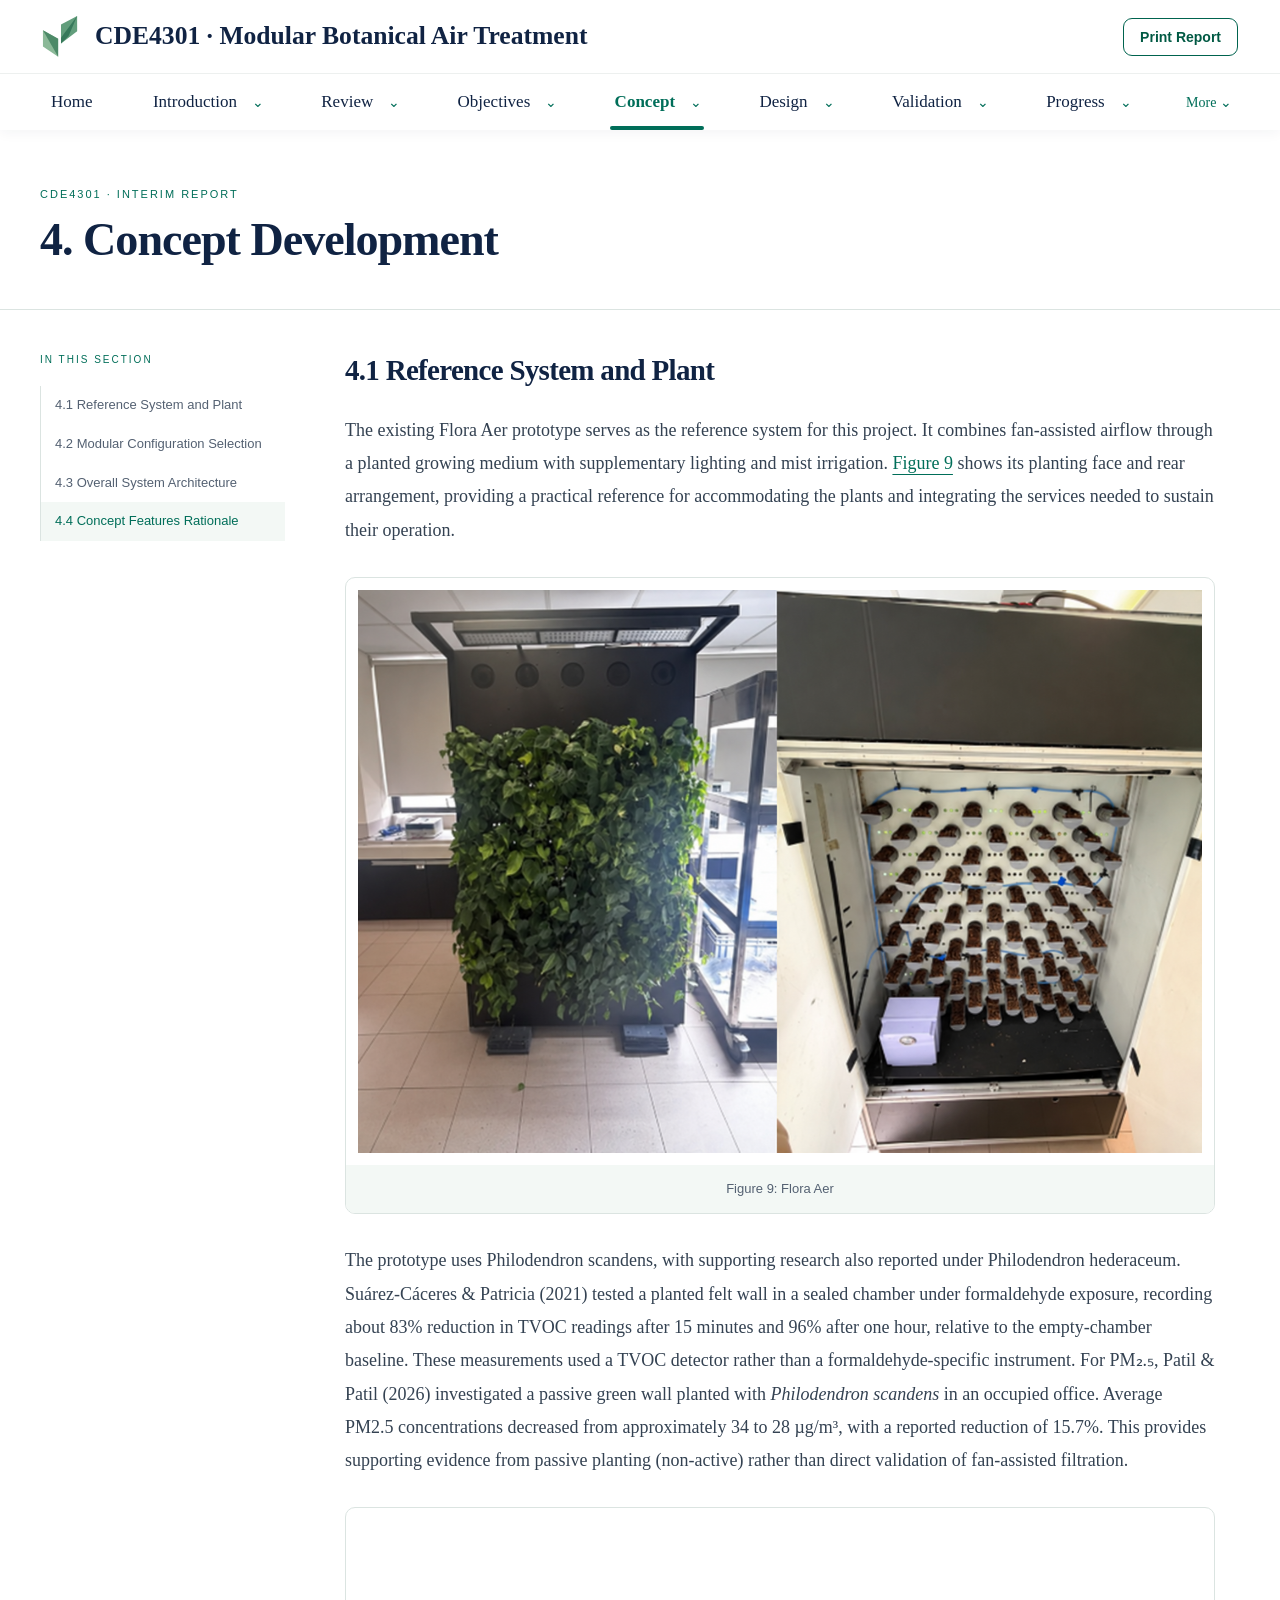
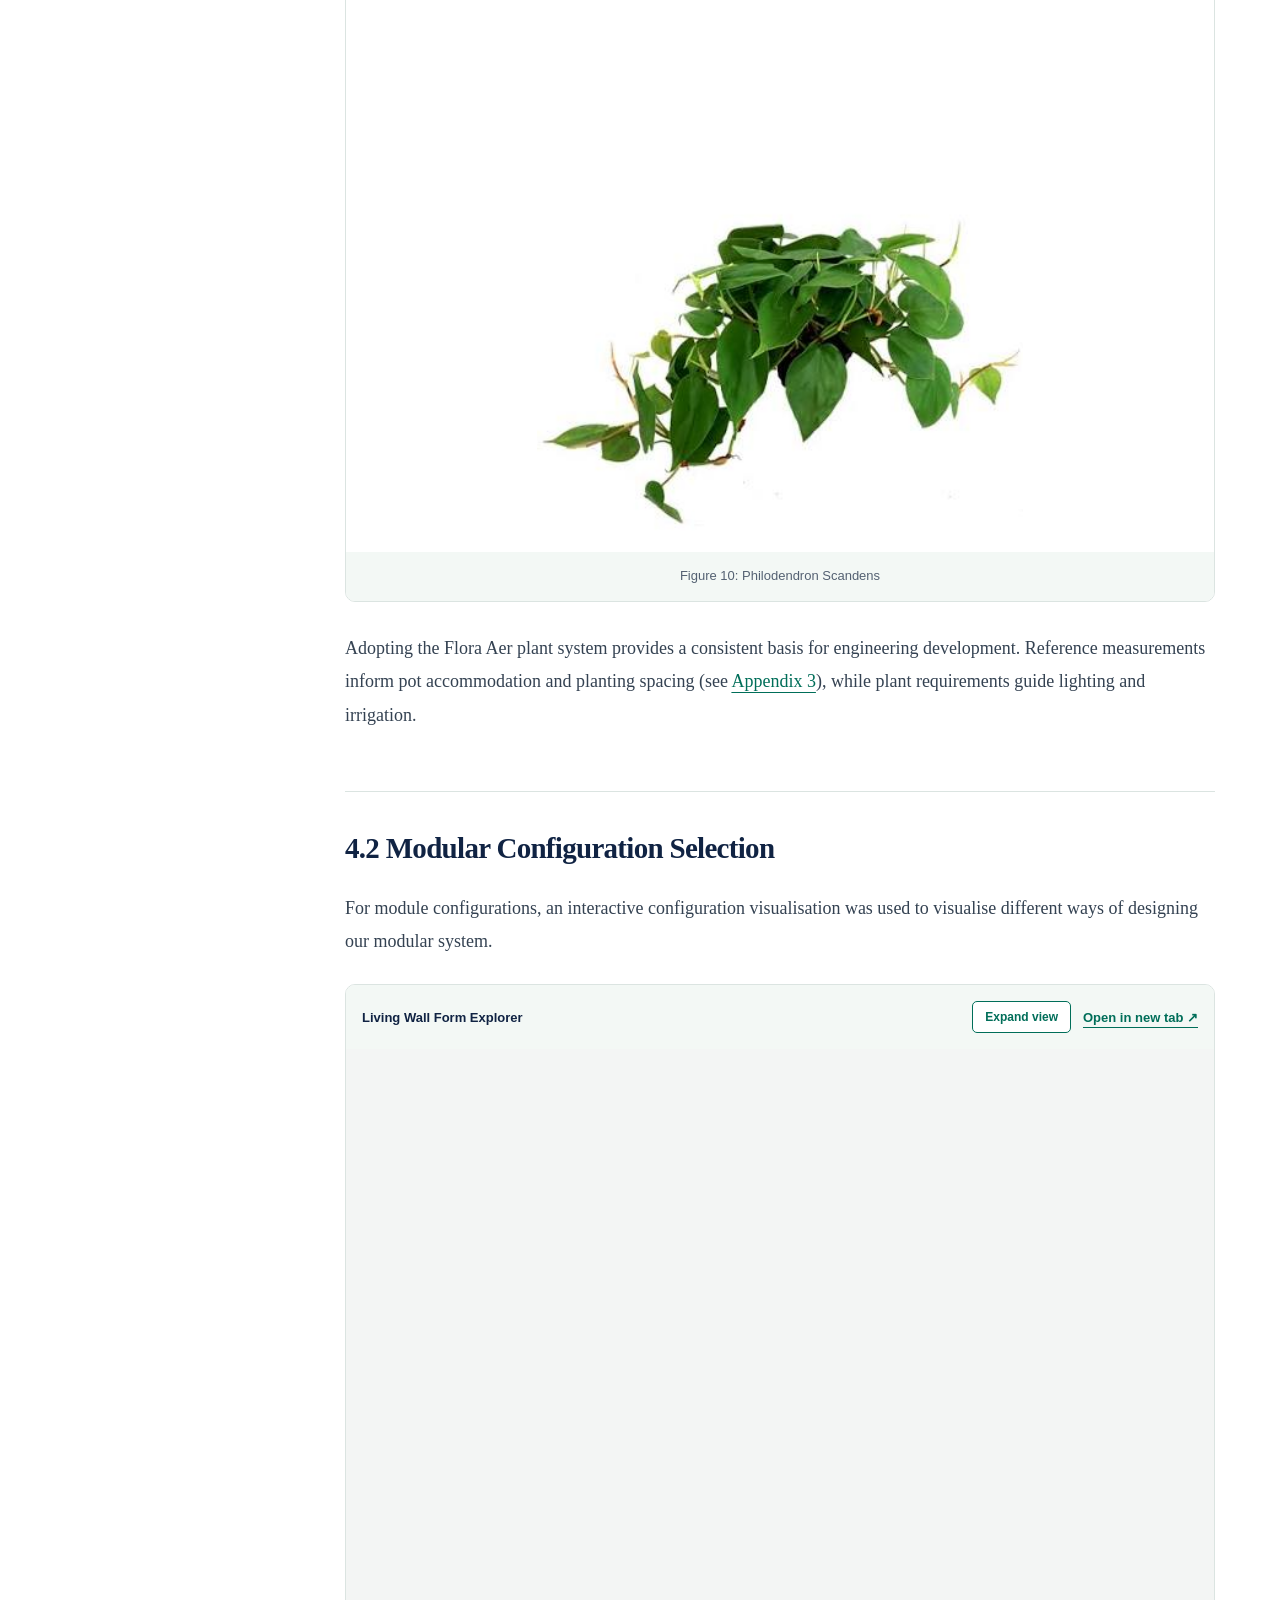
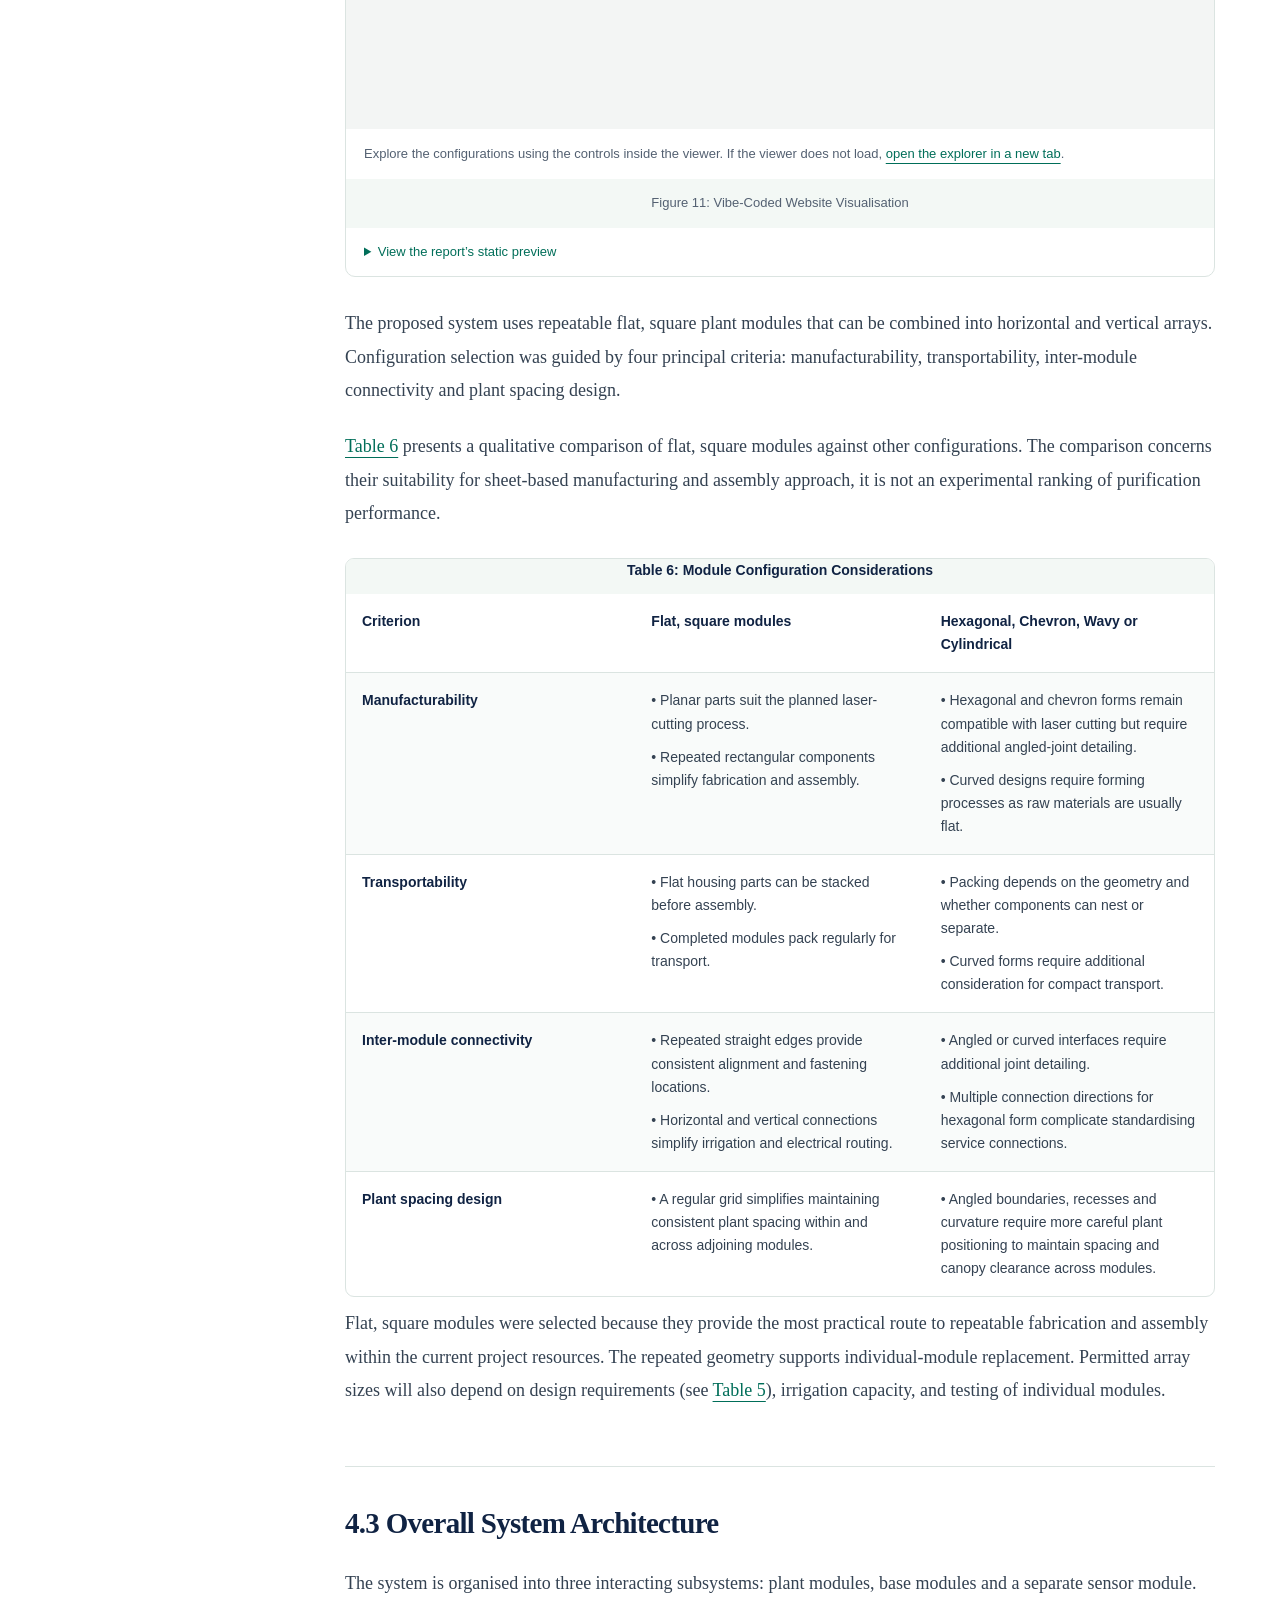
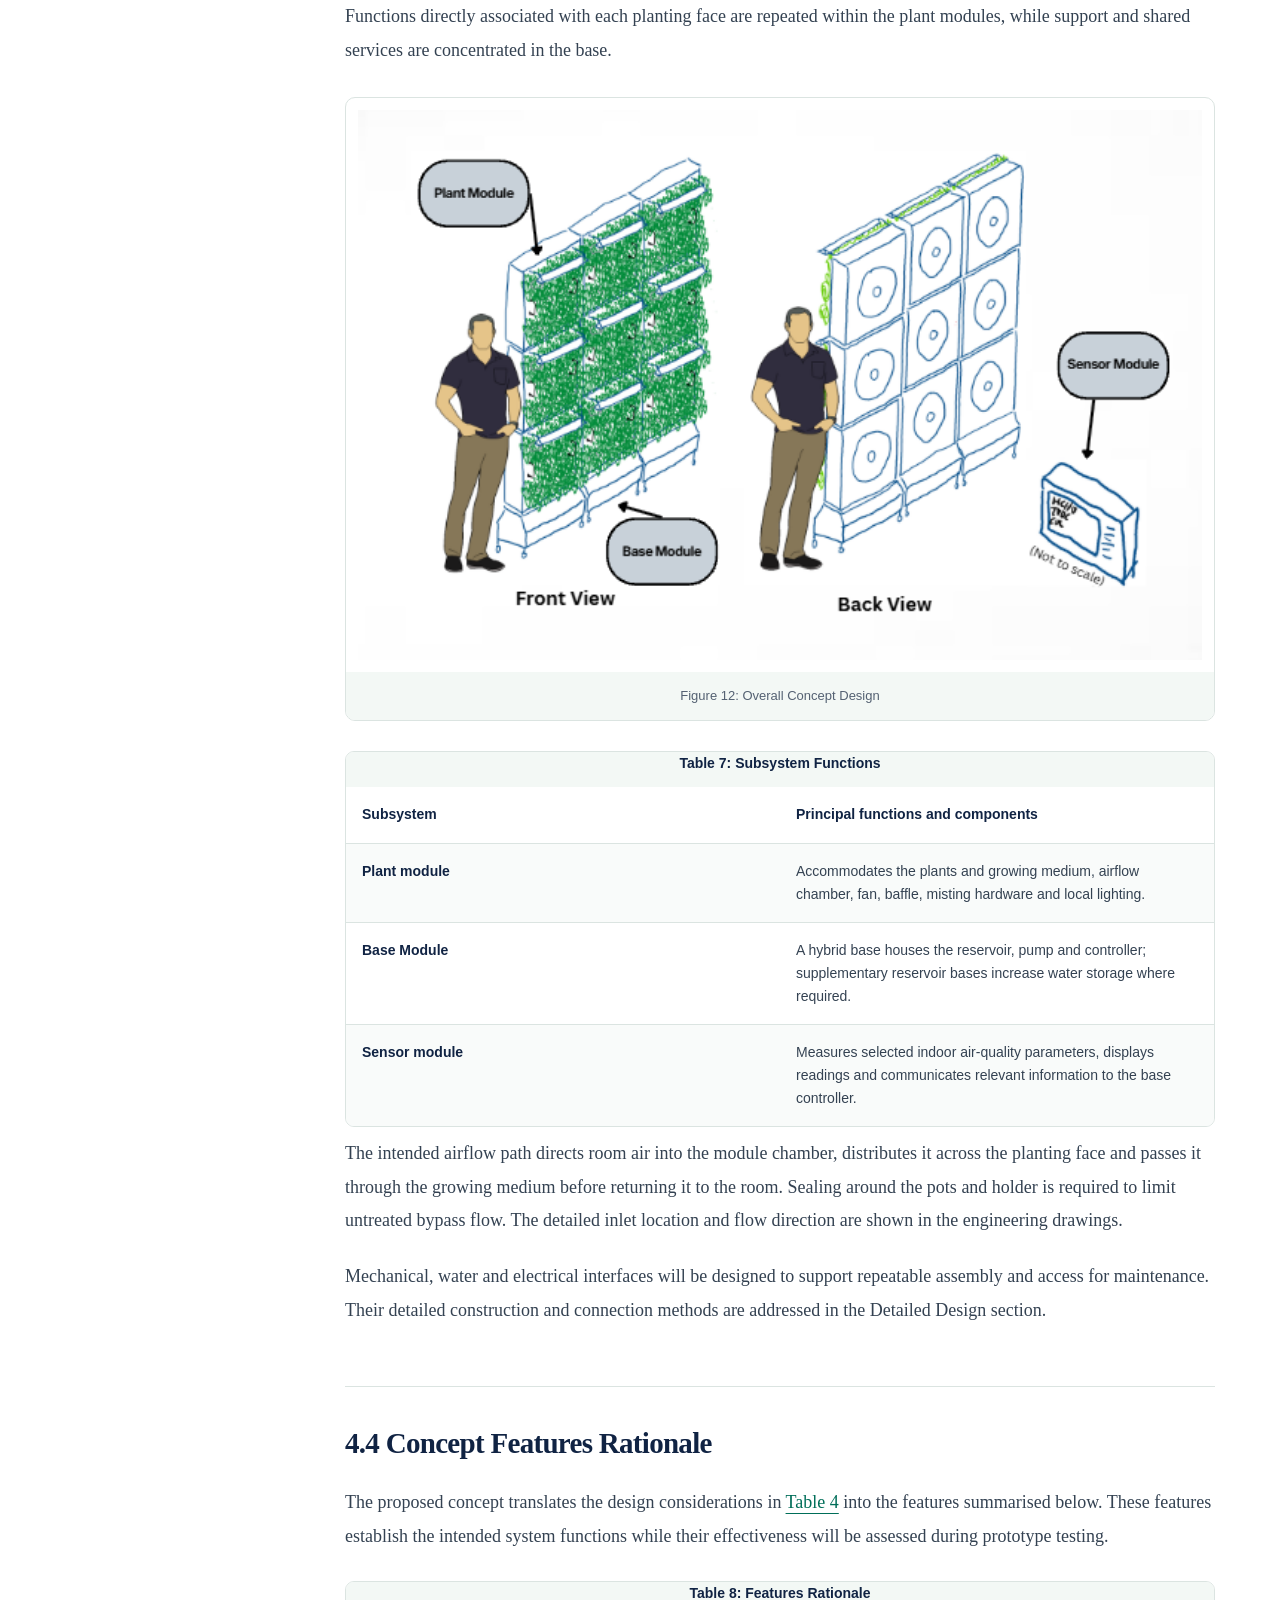
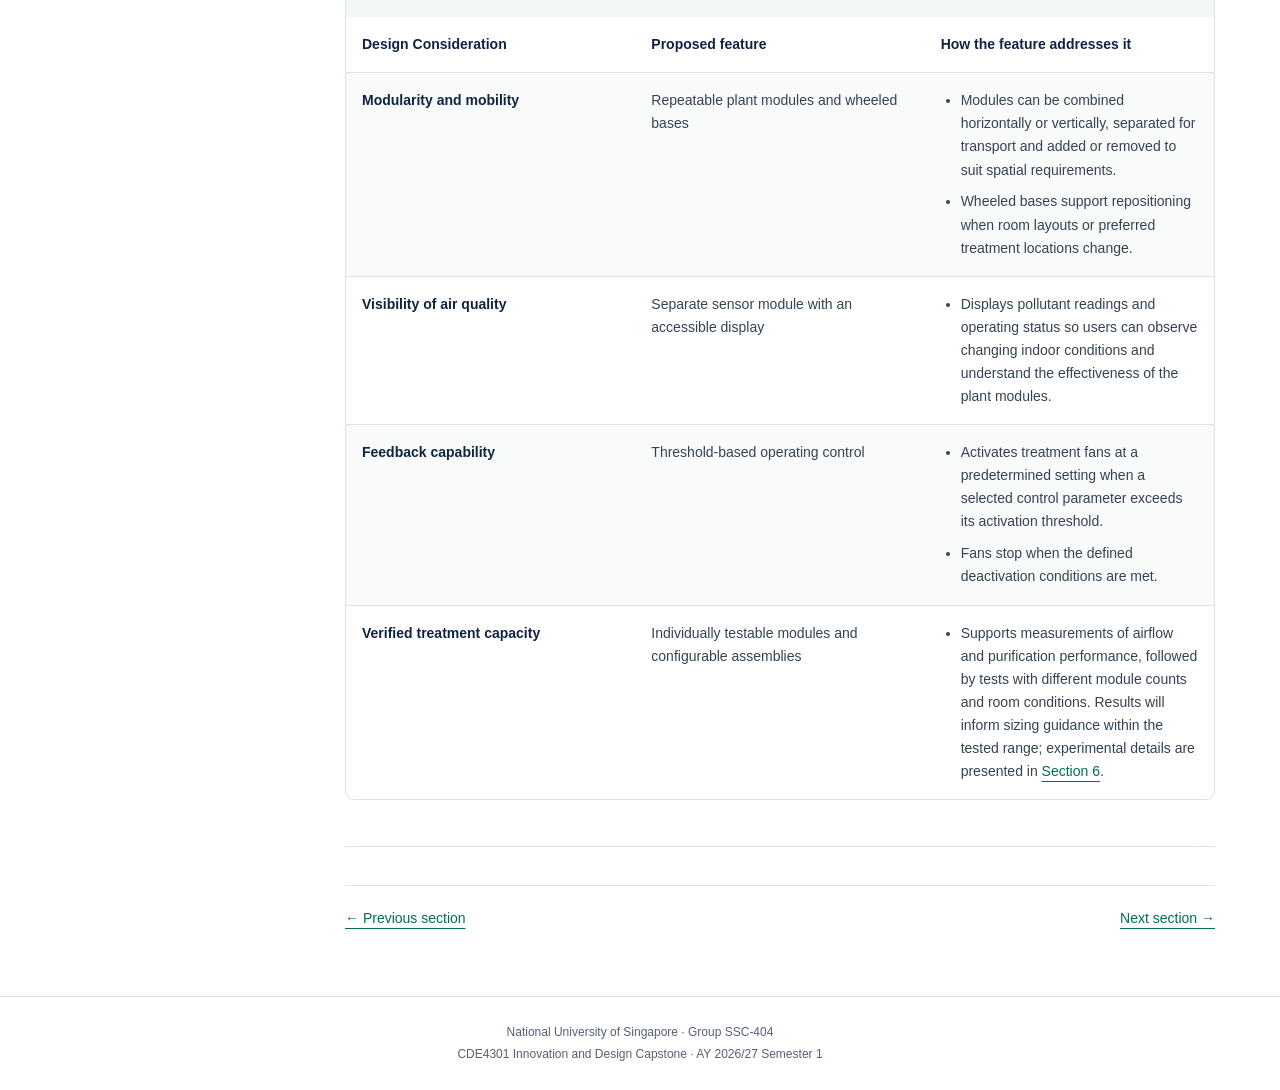
<file: concept-development.html>
<!DOCTYPE html>
<html lang="en">
<head>
<meta charset="utf-8">
<meta name="viewport" content="width=device-width, initial-scale=1">
<meta name="description" content="CDE4301 interim report: Design and Evaluation of a Modular Botanical Air-Treatment System, Group SSC-404, National University of Singapore.">
<title>4. Concept Development | CDE4301</title>
<style>
:root{--navy:#102343;--green:#006e59;--muted:#546172;--line:#dbe4e1;--pale:#f3f8f5;--header-height:130px}*{box-sizing:border-box}html{scroll-behavior:smooth;scroll-padding-top:calc(var(--header-height) + 24px)}body{margin:0;color:var(--navy);background:#fff;font-family:Georgia,'Times New Roman',serif}a{color:inherit;text-underline-offset:5px}button{font:inherit;cursor:pointer}a:focus-visible,button:focus-visible{outline:3px solid #bd8a23;outline-offset:5px}button,a{-webkit-tap-highlight-color:transparent}.skip{position:fixed;top:-80px;left:15px;z-index:100;background:white;padding:12px}.skip:focus{top:10px}.site-header{position:sticky;top:0;z-index:50;background:rgba(255,255,255,.98);box-shadow:0 3px 12px #1023430c}.topbar,.navigation{max-width:1440px;margin:auto;padding:0 42px}.topbar{min-height:74px;display:flex;align-items:center;justify-content:space-between;gap:24px;border-bottom:1px solid #edf0ef}.brand{display:flex;align-items:center;gap:15px;text-decoration:none;font-weight:700;font-size:clamp(18px,2vw,28px)}.brand svg{width:38px;flex-shrink:0}.print-button{display:flex;align-items:center;gap:9px;white-space:nowrap;background:white;color:#005943;border:1px solid #00634e;border-radius:9px;padding:10px 16px;font:600 14px Arial,sans-serif}.print-button svg{width:19px;height:19px}.nav-list{display:flex;justify-content:space-between;list-style:none;padding:0;margin:0;gap:10px}.nav-item{position:relative;display:flex;align-items:center;min-height:56px}.nav-link{padding:18px 9px;text-decoration:none;font-size:17px;white-space:nowrap}.nav-link[aria-current=page]{color:var(--green);font-weight:bold}.nav-link[aria-current=page]:after{content:'';position:absolute;bottom:0;left:4px;right:4px;height:4px;border-radius:2px;background:var(--green)}.toggle{border:0;background:none;color:var(--green);padding:14px 6px;font-size:14px}.dropdown{position:absolute;top:100%;left:0;width:285px;max-height:70vh;overflow:auto;list-style:none;padding:8px;margin:0;background:white;border:1px solid var(--line);border-radius:9px;box-shadow:0 10px 24px #10234316;display:none}.nav-item:last-child .dropdown{left:auto;right:0}.nav-item.open .dropdown{display:block}.dropdown a{display:block;padding:11px 12px;text-decoration:none;line-height:1.4;font:14px/1.5 Arial,sans-serif;border-radius:5px}.dropdown a:hover,.dropdown a:focus{background:var(--pale);color:var(--green)}.mobile-toggle{display:none}.cover{max-width:1440px;margin:auto;padding:44px 42px 32px;position:relative;overflow:hidden;text-align:center}.cover-content{position:relative;z-index:1}.university{display:flex;justify-content:center;align-items:center;min-height:103px;margin:0 auto 26px}.university img{width:260px;max-height:116px;object-fit:contain}.university-fallback{display:flex;gap:15px;align-items:center;text-align:left}.university-fallback strong{font:700 57px Arial,sans-serif;letter-spacing:-3px;border-right:1px solid #b8c5ce;padding-right:17px}.university-fallback span{font:16px/1.35 Arial,sans-serif}.eyebrow{font:12px/1.8 Arial,sans-serif;letter-spacing:2.7px;text-transform:uppercase;margin:12px 0 23px}.eyebrow:before,.eyebrow:after{content:'';display:inline-block;vertical-align:middle;width:60px;height:1px;background:#8fb6a4;margin:0 18px}h1{font-size:clamp(38px,4.6vw,68px);line-height:1.1;letter-spacing:-1.5px;max-width:1000px;margin:0 auto 12px}h1 span{display:block}.subtitle{font-size:clamp(23px,2.9vw,38px);font-style:italic;color:var(--muted);margin:10px 0 20px}.badge{display:inline-block;background:#dfecdf;color:#00543e;border-radius:30px;padding:7px 24px;font-size:23px;font-weight:bold}.academic{font-size:19px;color:var(--muted);margin:14px 0 30px}.actions{display:flex;justify-content:center;align-items:center;gap:30px;margin-bottom:42px}.primary{background:var(--green);color:white;border:1px solid var(--green);padding:14px 36px;border-radius:8px;text-decoration:none;font-size:20px;font-weight:bold;box-shadow:0 3px 6px #006e5912}.primary:hover{background:#005542}.text-button{border:0;background:none;color:#00634e;text-decoration:underline;font-size:18px;font-weight:bold}.team-heading{display:flex;align-items:center;gap:20px;font:600 13px Arial,sans-serif;letter-spacing:3px;margin:0 0 26px}.team-heading:before,.team-heading:after{content:'';height:1px;flex:1;background:#a7c1b4}.team{display:grid;grid-template-columns:repeat(3,1fr);gap:20px;text-align:left}.person{display:flex;align-items:center;gap:20px;padding:22px;border:1px solid #d5dddd;border-radius:15px;background:#ffffffed}.portrait{height:96px;width:96px;flex-shrink:0;border-radius:50%;overflow:hidden;display:grid;place-items:center;background:#edf0f2}.portrait img{width:100%;height:100%;object-fit:cover}.portrait span{font:700 25px Arial,sans-serif;color:white}.portrait.black{background:linear-gradient(140deg,#646b70,#161c21)}.portrait.yellow{background:linear-gradient(140deg,#efd574,#b18720)}.portrait.red{background:linear-gradient(140deg,#d97065,#9f302d)}.person h3{font-size:23px;margin:0 0 8px}.person p{font-size:16px;color:var(--muted);margin:0;line-height:1.5}.scroll-cue{display:inline-block;font:12px Arial,sans-serif;letter-spacing:.5px;color:var(--muted);margin:28px auto 0;text-decoration:none}.botanical{position:absolute;right:-25px;top:145px;width:310px;height:440px;color:#8fb58d;opacity:.4;pointer-events:none}.reading-section{border-top:1px solid var(--line);padding:72px 24px 76px}.reading-section.ack{background:var(--pale)}.reading-inner{max-width:790px;margin:auto}.section-kicker{font:11px Arial,sans-serif;text-transform:uppercase;letter-spacing:2px;color:var(--green);margin:0 0 14px}h2{font-size:37px;letter-spacing:-.7px;margin:0 0 27px}.prose{font-size:18px;line-height:1.85;color:#344252}.prose p{margin:0 0 21px}.section-end{display:flex;justify-content:space-between;align-items:center;gap:24px;margin-top:38px;padding-top:24px;border-top:1px solid var(--line);font:14px Arial,sans-serif}.section-end a{color:var(--green)}footer{padding:25px;text-align:center;color:var(--muted);font:12px/1.8 Arial,sans-serif;border-top:1px solid var(--line)}dialog{width:min(440px,calc(100% - 32px));border:1px solid var(--line);border-radius:14px;padding:28px;color:var(--navy);box-shadow:0 20px 80px #10234330}dialog::backdrop{background:#10234360}dialog h2{font-size:26px;margin-bottom:15px}dialog p{font:16px/1.65 Arial,sans-serif}dialog button{font-size:16px;margin-top:10px} [hidden]{display:none!important}
@media(min-width:1100px){.cover{min-height:calc(100svh - 130px);display:flex;align-items:center;justify-content:center}.cover-content{width:100%}}
@media(max-width:1100px){.topbar,.navigation{padding-left:22px;padding-right:22px}.nav-list{gap:1px}.nav-link{font-size:15px;padding-left:5px;padding-right:5px}.person{gap:13px;padding:17px}.portrait{width:68px;height:68px}.person h3{font-size:20px}.person p{font-size:14px}.cover{padding:35px 24px}.eyebrow:before,.eyebrow:after{width:25px;margin:0 10px}}
@media(max-width:780px){.topbar{min-height:72px;padding:14px 18px;gap:10px}.brand{font-size:17px;max-width:260px;line-height:1.3;gap:9px}.brand svg{width:28px}.print-button{padding:9px;font-size:12px}.print-button .pdf-label{display:none}.navigation{padding:0 18px}.mobile-toggle{display:flex;justify-content:space-between;width:100%;padding:13px 0;border:0;background:none;color:var(--green);font:600 14px Arial,sans-serif}.nav-list{display:none;max-height:65vh;overflow:auto;padding-bottom:15px}.navigation.expanded .nav-list{display:block}.nav-item{flex-wrap:wrap;min-height:42px}.nav-link{flex:1;font:15px Arial,sans-serif;padding:14px 8px}.nav-link[aria-current=page]:after{display:none}.toggle{padding:14px 20px}.dropdown,.nav-item:last-child .dropdown{position:static;width:100%;box-shadow:none;margin:0 0 8px;border:0;border-left:2px solid #cddfd4;border-radius:0;max-height:none}.cover{padding:36px 20px 24px}.eyebrow{font-size:10px;letter-spacing:1.5px}.eyebrow:before,.eyebrow:after{display:none}h1{letter-spacing:-1px}.academic{font-size:16px;line-height:1.8}.badge{font-size:20px}.actions{gap:18px;flex-wrap:wrap;margin-bottom:36px}.primary{font-size:17px;padding:13px 24px}.text-button{font-size:16px}.team{grid-template-columns:1fr;max-width:440px;margin:auto;gap:12px}.person{padding:15px 20px}.person h3{font-size:21px}.person p{font-size:15px}.portrait{height:66px;width:66px}.university-fallback strong{font-size:46px}.university-fallback span{font-size:13px}.university{min-height:70px;margin-bottom:25px}.botanical{opacity:.18;right:-150px;top:170px}.team-heading{font-size:11px;gap:12px;letter-spacing:2px}.reading-section{padding:48px 24px}.prose{font-size:17px;line-height:1.8}h2{font-size:31px}.section-end{align-items:flex-start}.university img{max-width:220px}}
@media(prefers-reduced-motion:reduce){html{scroll-behavior:auto}}
@media print{.site-header,.actions,.scroll-cue,.section-end,.skip,dialog,.botanical{display:none!important}.cover{min-height:0;padding:30px 0;break-after:page}.reading-section{padding:20px 0;border:0;background:white!important}.reading-inner{max-width:none}.team{gap:12px}.person{padding:12px}.portrait{height:50px;width:50px}.person h3{font-size:17px}.person p{font-size:12px}.prose{font-size:12pt;line-height:1.6}h1{font-size:38pt}h2{break-after:avoid}p{orphans:3;widows:3}footer{margin-top:30px}}

/* Face-centred framing using each original photograph's proportions.
   Percentage positioning preserves the crop at desktop and mobile sizes. */
.portrait{position:relative}
.portrait img{position:absolute;left:50%;top:50%;height:auto;max-width:none;object-fit:initial;transform-origin:center}
.portrait[data-image-slot="shadman"] img{width:190%;transform:translate(-49%,-54.5%)}
.portrait[data-image-slot="shawn"] img{width:210%;transform:translate(-52.5%,-48.5%)}
.portrait[data-image-slot="yibin"] img{width:210%;transform:translate(-52%,-35%)}

.university img{width:360px;height:auto;max-height:none;max-width:90vw}.university{margin-top:-35px;margin-bottom:0}
@media(max-width:780px){.university img{width:300px;max-width:90vw}}

.section-hero{max-width:1320px;margin:auto;padding:58px 40px 42px;border-bottom:1px solid var(--line)}
.section-hero h1{font-size:clamp(32px,3.6vw,51px);max-width:none;margin:0;line-height:1.15;letter-spacing:-1px}
.section-deck{font:17px/1.7 Arial,sans-serif;color:var(--muted);margin:20px 0 0}
.report-layout{max-width:1320px;margin:auto;display:grid;grid-template-columns:245px minmax(0,1fr);gap:60px;padding:42px 40px 70px}
.section-sidebar{align-self:start;position:sticky;top:calc(var(--header-height) + 25px);font:13px/1.6 Arial,sans-serif;max-height:calc(100vh - var(--header-height) - 45px);overflow:auto}
.section-sidebar>p{font-size:10px;letter-spacing:2px;color:var(--green);margin:0 0 18px}.section-sidebar ol{list-style:none;padding:0;margin:0;border-left:1px solid var(--line)}.section-sidebar a{display:block;padding:9px 14px;text-decoration:none;color:var(--muted)}.section-sidebar a:hover,.section-sidebar a:focus{color:var(--green);background:var(--pale)}
.report-body{min-width:0;max-width:870px}.report-subsection{padding-bottom:36px;margin-bottom:38px;border-bottom:1px solid var(--line)}.report-subsection h2{font-size:29px;line-height:1.3;margin:0 0 24px}.report-subsection>p{font-size:18px;line-height:1.85;color:#344252;margin:0 0 23px}.report-subsection p a{color:var(--green)}
figure{margin:30px 0;background:#fff;border:1px solid var(--line);border-radius:10px;overflow:hidden}figure>a{display:block;padding:12px}figure img{display:block;width:100%;height:auto;max-height:620px;object-fit:contain}figcaption{background:var(--pale);padding:14px 20px;font:13px/1.6 Arial,sans-serif;color:var(--muted)}
@media(max-width:1000px){.report-layout{grid-template-columns:190px minmax(0,1fr);gap:30px;padding-left:25px;padding-right:25px}.section-hero{padding-left:25px;padding-right:25px}}
@media(max-width:780px){.section-hero{padding:36px 24px 30px}.section-hero h1 br{display:none}.report-layout{display:block;padding:28px 24px 45px}.section-sidebar{position:static;max-height:none;margin-bottom:38px}.section-sidebar ol{display:grid;grid-template-columns:1fr 1fr;gap:4px}.section-sidebar a{padding:8px;font-size:12px}.report-subsection h2{font-size:26px}.report-subsection>p{font-size:17px}.report-subsection{margin-bottom:30px;padding-bottom:25px}figure>a{padding:5px}}
@media print{.section-sidebar{display:none}.report-layout{display:block;padding:0}.section-hero{padding:0 0 30px}.report-subsection>p{font-size:12pt}.report-subsection h2{font-size:19pt}figure{break-inside:avoid}figure img{max-height:400px}.report-subsection{border:0}.section-hero h1{font-size:28pt}}
</style>
<link rel="stylesheet" href="report.css"><style>[id^="appendix-"], [id^="figure-"], [id^="table-"], [id^="equation-"] { scroll-margin-top: 24px; }</style></head>
<body>
<a class="skip" href="#main">Skip to content</a>
<header class="site-header" id="site-header">
<div class="topbar"><a class="brand" href="index.html" aria-label="CDE4301 report home"><svg viewbox="0 0 40 44" aria-hidden="true"><path fill="#629e7c" d="M20 23V9L37 0v16L20 29Z"></path><path fill="#37795b" d="m20 23 17-23-9 21-8 8Z"></path><path fill="#8bb998" d="M17 43 1 32V15l16 9Z"></path><path fill="#4d8a68" d="M17 43 1 15l16 9Z"></path></svg><span>CDE4301 · Modular Botanical Air Treatment</span></a>
<button class="print-button" type="button" data-pdf><svg viewbox="0 0 24 24" fill="none" stroke="currentColor" stroke-width="1.5" aria-hidden="true"><path d="M6 9V3h12v6M6 18H3V9h18v9h-3M6 14h12v8H6zM17 12h1"></path></svg><span>Print Report<span class="pdf-label"> (PDF)</span></span></button></div>
<nav class="navigation" aria-label="Report navigation"><button class="mobile-toggle" aria-expanded="false" aria-controls="nav-list">Explore the report <span aria-hidden="true">☰</span></button><ul class="nav-list" id="nav-list"><li class="nav-item"><a class="nav-link" href="index.html">Home</a></li></ul></nav>
</header>
<main id="main" class="engineering-page"><div class="section-hero"><p class="section-kicker">CDE4301 · Interim report</p><h1>4. Concept Development</h1></div><div class="report-layout"><aside class="section-sidebar" aria-label="On this page"><p>IN THIS SECTION</p><ol><li><a href="#reference-system">4.1 Reference System and Plant</a></li><li><a href="#configuration">4.2 Modular Configuration Selection</a></li><li><a href="#architecture">4.3 Overall System Architecture</a></li><li><a href="#rationale">4.4 Concept Features Rationale</a></li></ol></aside><article class="report-body"><section class="report-subsection" id="reference-system"><h2>4.1 Reference System and Plant</h2><p>The existing Flora Aer prototype serves as the reference system for this project. It combines fan-assisted airflow through a planted growing medium with supplementary lighting and mist irrigation. <a class="cross-ref" href="#figure-9">Figure 9</a> shows its planting face and rear arrangement, providing a practical reference for accommodating the plants and integrating the services needed to sustain their operation.</p><figure id="figure-9"><a href="assets/report-figure-9-1.png" target="_blank" rel="noopener" aria-label="Open Figure 9 at full size"><img src="assets/report-figure-9-1.png" alt="Figure 9: Flora Aer" loading="lazy" decoding="async" width="1536" height="1024"></a><figcaption>Figure 9: Flora Aer</figcaption></figure><p>The prototype uses Philodendron scandens, with supporting research also reported under Philodendron hederaceum. Suárez-Cáceres &amp; Patricia (2021) tested a planted felt wall in a sealed chamber under formaldehyde exposure, recording about 83% reduction in TVOC readings after 15 minutes and 96% after one hour, relative to the empty-chamber baseline. These measurements used a TVOC detector rather than a formaldehyde-specific instrument. For PM₂.₅, Patil &amp; Patil (2026) investigated a passive green wall planted with <em>Philodendron scandens</em> in an occupied office. Average PM2.5 concentrations decreased from approximately 34 to 28 µg/m³, with a reported reduction of 15.7%. This provides supporting evidence from passive planting (non-active) rather than direct validation of fan-assisted filtration.</p><figure id="figure-10"><a href="assets/report-figure-10-1.png" target="_blank" rel="noopener" aria-label="Open Figure 10 at full size"><img src="assets/report-figure-10-1.png" alt="Figure 10: Philodendron Scandens" loading="lazy" decoding="async" width="396" height="505"></a><figcaption>Figure 10: Philodendron Scandens</figcaption></figure><p>Adopting the Flora Aer plant system provides a consistent basis for engineering development. Reference measurements inform pot accommodation and planting spacing (see <a class="cross-ref" href="appendices.html#appendix-3">Appendix 3</a>), while plant requirements guide lighting and irrigation.</p></section><section class="report-subsection" id="configuration"><h2>4.2 Modular Configuration Selection</h2><p>For module configurations, an interactive configuration visualisation was used to visualise different ways of designing our modular system. </p><figure id="figure-11" class="interactive-figure"><div class="explorer-toolbar"><span>Living Wall Form Explorer</span><div><button type="button" id="expand-explorer">Expand view</button><a href="https://livingwall-l3kwdyjj.manus.space/" target="_blank" rel="noopener">Open in new tab ↗</a></div></div><div class="explorer-stage" id="explorer-stage"><iframe src="https://livingwall-l3kwdyjj.manus.space/" title="Interactive Living Wall Form Explorer — explore modular configurations" loading="lazy" allow="fullscreen" allowfullscreen referrerpolicy="strict-origin-when-cross-origin"></iframe></div><p class="embed-help">Explore the configurations using the controls inside the viewer. If the viewer does not load, <a href="https://livingwall-l3kwdyjj.manus.space/" target="_blank" rel="noopener">open the explorer in a new tab</a>.</p><figcaption>Figure 11: Vibe-Coded Website Visualisation</figcaption><details class="preview-details"><summary>View the report’s static preview</summary><img src="assets/figure-11-configuration-preview.png" alt="Preview of the Living Wall Form Explorer" loading="lazy" width="859" height="487"></details></figure><p>The proposed system uses repeatable flat, square plant modules that can be combined into horizontal and vertical arrays. Configuration selection was guided by four principal criteria: manufacturability, transportability, inter-module connectivity and plant spacing design. </p><p><a class="cross-ref" href="#table-6">Table 6</a> presents a qualitative comparison of flat, square modules against other configurations. The comparison concerns their suitability for sheet-based manufacturing and assembly approach, it is not an experimental ranking of purification performance.</p><div class="table-scroll" tabindex="0" role="region" aria-label="Table 6"><table id="table-6"><caption>Table 6: Module Configuration Considerations</caption><tr><th scope="col"><p>Criterion</p></th><th scope="col"><p>Flat, square modules</p></th><th scope="col"><p>Hexagonal, Chevron, Wavy or Cylindrical</p></th></tr><tr><th scope="row"><p>Manufacturability</p></th><td><p>• Planar parts suit the planned laser-cutting process.</p><p>• Repeated rectangular components simplify fabrication and assembly.</p></td><td><p>• Hexagonal and chevron forms remain compatible with laser cutting but require additional angled-joint detailing.</p><p>• Curved designs require forming processes as raw materials are usually flat.</p></td></tr><tr><th scope="row"><p>Transportability</p></th><td><p>• Flat housing parts can be stacked before assembly.</p><p>• Completed modules pack regularly for transport.</p></td><td><p>• Packing depends on the geometry and whether components can nest or separate.</p><p>• Curved forms require additional consideration for compact transport.</p></td></tr><tr><th scope="row"><p>Inter-module connectivity</p></th><td><p>• Repeated straight edges provide consistent alignment and fastening locations.</p><p>• Horizontal and vertical connections simplify irrigation and electrical routing.</p></td><td><p>• Angled or curved interfaces require additional joint detailing.</p><p>• Multiple connection directions for hexagonal form complicate standardising service connections.</p></td></tr><tr><th scope="row"><p>Plant spacing design </p></th><td><p>• A regular grid simplifies maintaining consistent plant spacing within and across adjoining modules.</p></td><td><p>• Angled boundaries, recesses and curvature require more careful plant positioning to maintain spacing and canopy clearance across modules.</p></td></tr></table></div><p>Flat, square modules were selected because they provide the most practical route to repeatable fabrication and assembly within the current project resources. The repeated geometry supports individual-module replacement.  Permitted array sizes will also depend on design requirements (see <a class="cross-ref" href="project-definition.html#table-5">Table 5</a>), irrigation capacity, and testing of individual modules.</p></section><section class="report-subsection" id="architecture"><h2>4.3 Overall System Architecture</h2><p>The system is organised into three interacting subsystems: plant modules, base modules and a separate sensor module. Functions directly associated with each planting face are repeated within the plant modules, while support and shared services are concentrated in the base.</p><figure id="figure-12"><a href="assets/report-figure-12-1.png" target="_blank" rel="noopener" aria-label="Open Figure 12 at full size"><img src="assets/report-figure-12-1.png" alt="Figure 12: Overall Concept Design" loading="lazy" decoding="async" width="568" height="370"></a><figcaption>Figure 12: Overall Concept Design</figcaption></figure><div class="table-scroll" tabindex="0" role="region" aria-label="Table 7"><table id="table-7"><caption>Table 7: Subsystem Functions</caption><tr><th scope="col"><p>Subsystem</p></th><th scope="col"><p>Principal functions and components</p></th></tr><tr><th scope="row"><p>Plant module</p></th><td><p>Accommodates the plants and growing medium, airflow chamber, fan, baffle, misting hardware and local lighting.</p></td></tr><tr><th scope="row"><p>Base Module</p></th><td><p>A hybrid base houses the reservoir, pump and controller; supplementary reservoir bases increase water storage where required. </p></td></tr><tr><th scope="row"><p>Sensor module</p></th><td><p>Measures selected indoor air-quality parameters, displays readings and communicates relevant information to the base controller.</p></td></tr></table></div><p>The intended airflow path directs room air into the module chamber, distributes it across the planting face and passes it through the growing medium before returning it to the room. Sealing around the pots and holder is required to limit untreated bypass flow. The detailed inlet location and flow direction are shown in the engineering drawings.</p><p>Mechanical, water and electrical interfaces will be designed to support repeatable assembly and access for maintenance. Their detailed construction and connection methods are addressed in the Detailed Design section.</p></section><section class="report-subsection" id="rationale"><h2>4.4 Concept Features Rationale</h2><p>The proposed concept translates the design considerations in <a class="cross-ref" href="project-definition.html#table-4">Table 4</a> into the features summarised below. These features establish the intended system functions while their effectiveness will be assessed during prototype testing. </p><div class="table-scroll" tabindex="0" role="region" aria-label="Table 8"><table id="table-8"><caption>Table 8: Features Rationale</caption><tr><th scope="col"><p>Design Consideration</p></th><th scope="col"><p>Proposed feature</p></th><th scope="col"><p>How the feature addresses it</p></th></tr><tr><th scope="row"><p>Modularity and mobility</p></th><td><p>Repeatable plant modules and wheeled bases</p></td><td><ul class="pdf-table-bullets" style="list-style: disc outside; margin: 0; padding-left: 1.25rem;"><li style="display: list-item; margin: 0 0 0.55rem;">Modules can be combined horizontally or vertically, separated for transport and added or removed to suit spatial requirements. </li><li style="display: list-item; margin: 0;">Wheeled bases support repositioning when room layouts or preferred treatment locations change.</li></ul></td></tr><tr><th scope="row"><p>Visibility of air quality</p></th><td><p>Separate sensor module with an accessible display</p></td><td><ul class="pdf-table-bullets" style="list-style: disc outside; margin: 0; padding-left: 1.25rem;"><li style="display: list-item; margin: 0;">Displays pollutant readings and operating status so users can observe changing indoor conditions and understand the effectiveness of the plant modules. </li></ul></td></tr><tr><th scope="row"><p>Feedback capability</p></th><td><p>Threshold-based operating control</p></td><td><ul class="pdf-table-bullets" style="list-style: disc outside; margin: 0; padding-left: 1.25rem;"><li style="display: list-item; margin: 0 0 0.55rem;">Activates treatment fans at a predetermined setting when a selected control parameter exceeds its activation threshold. </li><li style="display: list-item; margin: 0;">Fans stop when the defined deactivation conditions are met.</li></ul></td></tr><tr><th scope="row"><p>Verified treatment capacity</p></th><td><p>Individually testable modules and configurable assemblies</p></td><td><ul class="pdf-table-bullets" style="list-style: disc outside; margin: 0; padding-left: 1.25rem;"><li style="display: list-item; margin: 0;">Supports measurements of airflow and purification performance, followed by tests with different module counts and room conditions. Results will inform sizing guidance within the tested range; experimental details are presented in <a class="cross-ref" href="validation.html">Section 6</a>. </li></ul></td></tr></table></div></section><div class="section-end"><a href="project-definition.html">← Previous section</a><a href="engineering-design.html">Next section →</a></div></article></div></main><footer>National University of Singapore · Group SSC-404<br>CDE4301 Innovation and Design Capstone · AY 2026/27 Semester 1</footer>
<dialog id="notice" aria-labelledby="notice-title"><h2 id="notice-title">Report in preparation</h2><p id="notice-text"></p><form method="dialog"><button class="primary">Close</button></form></dialog>
<script src="report.js" defer></script></body></html>
</file>
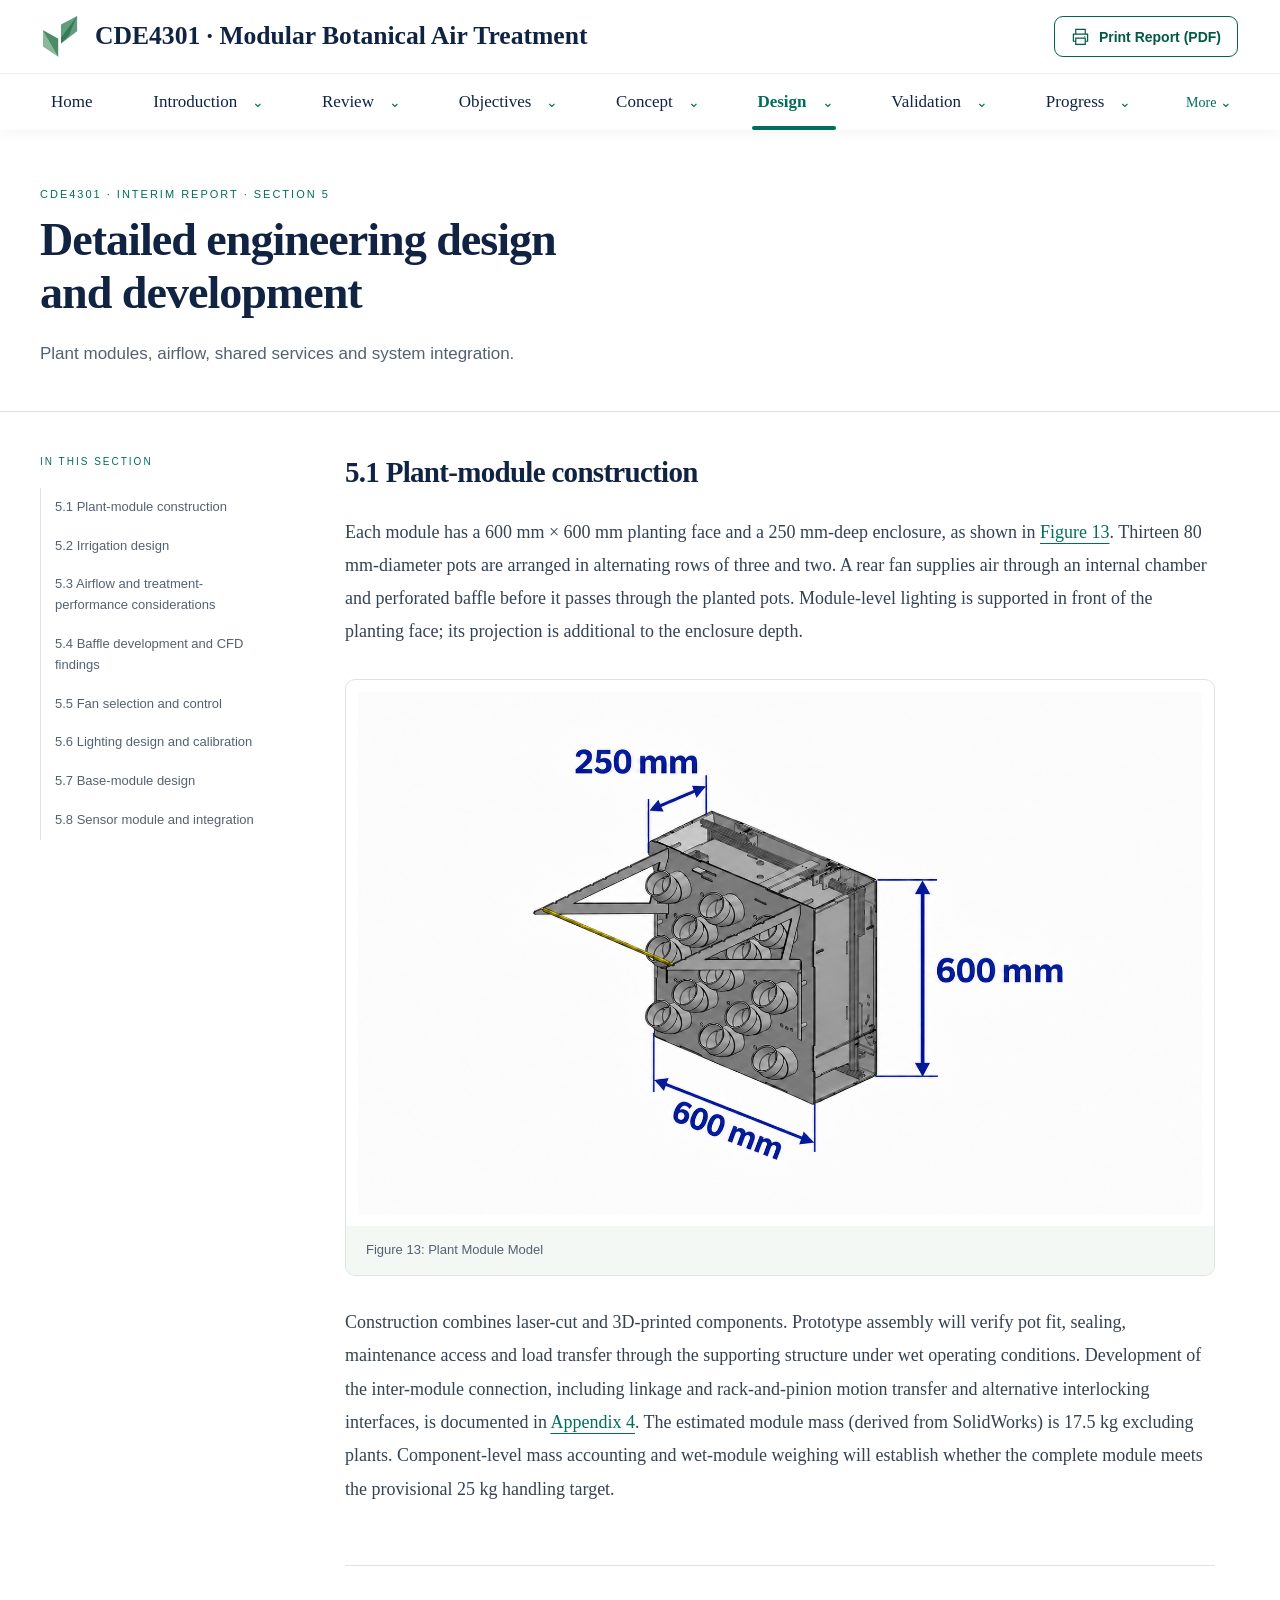
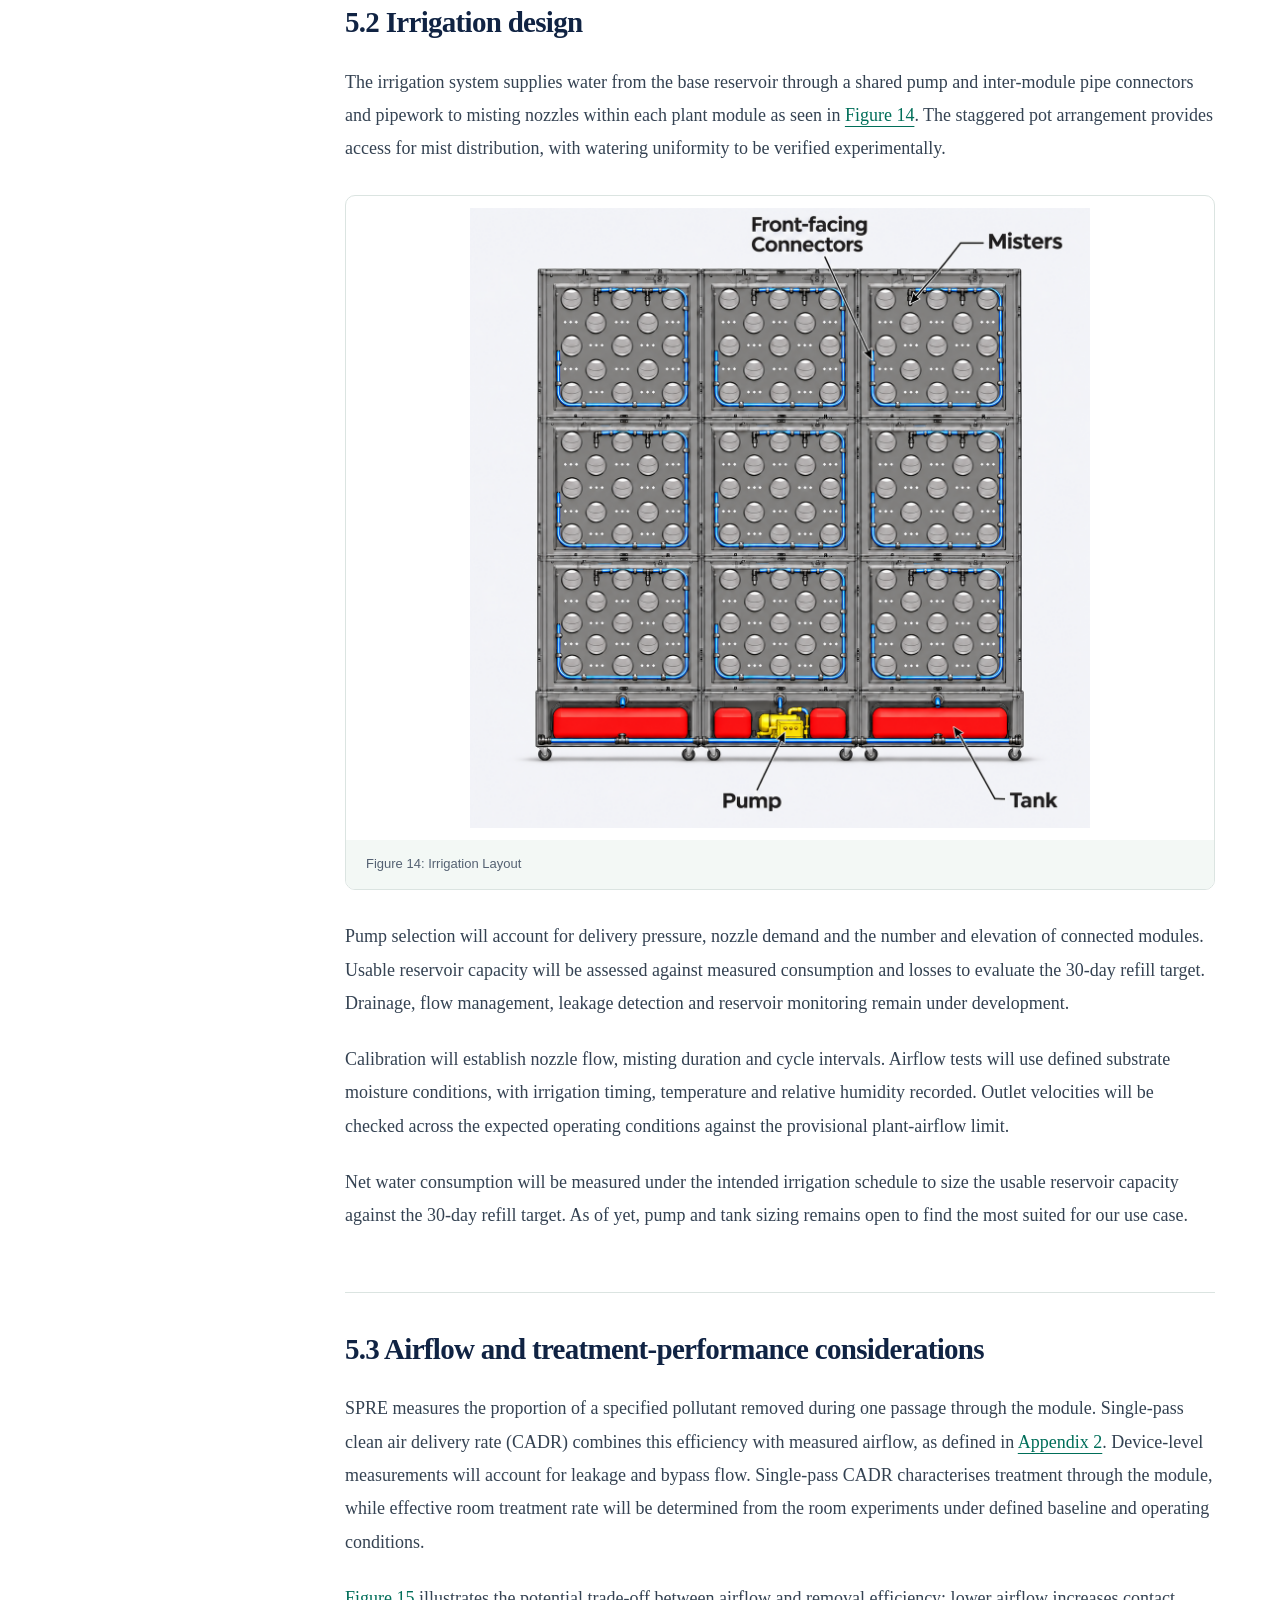
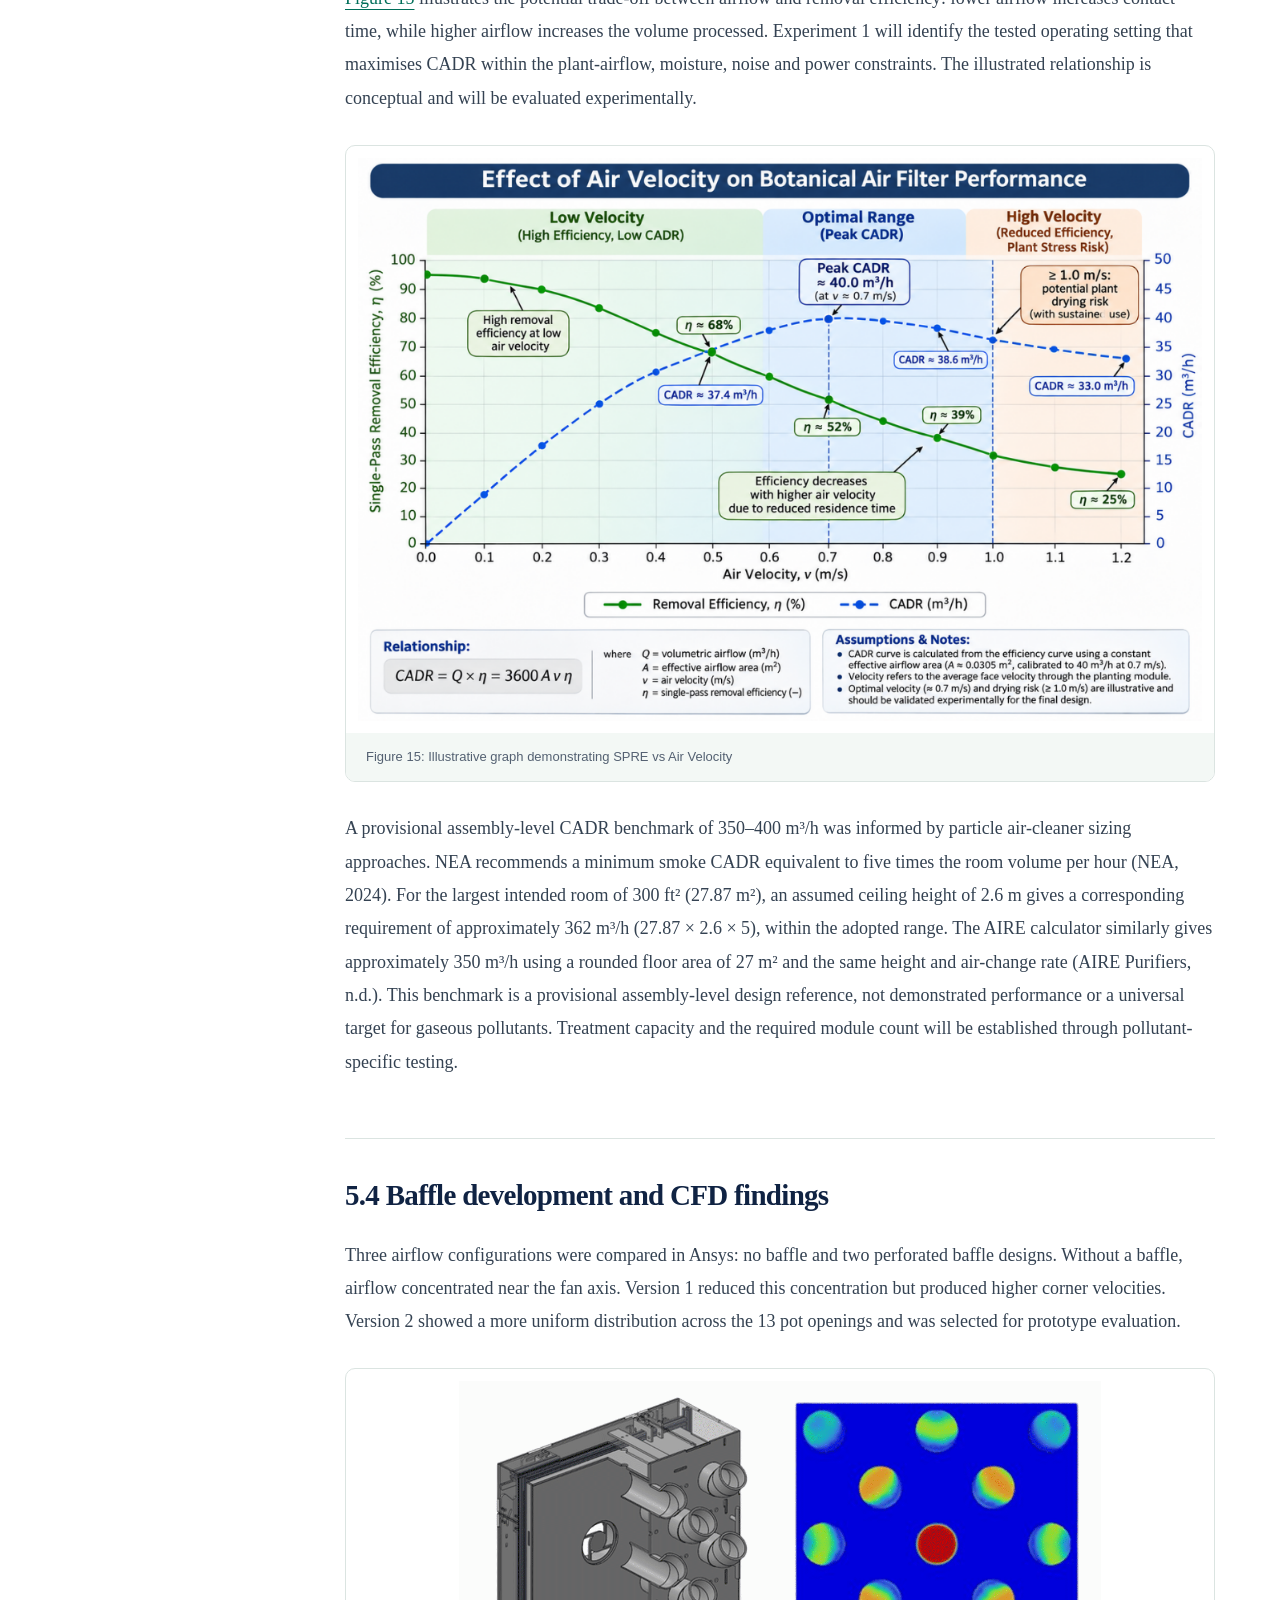
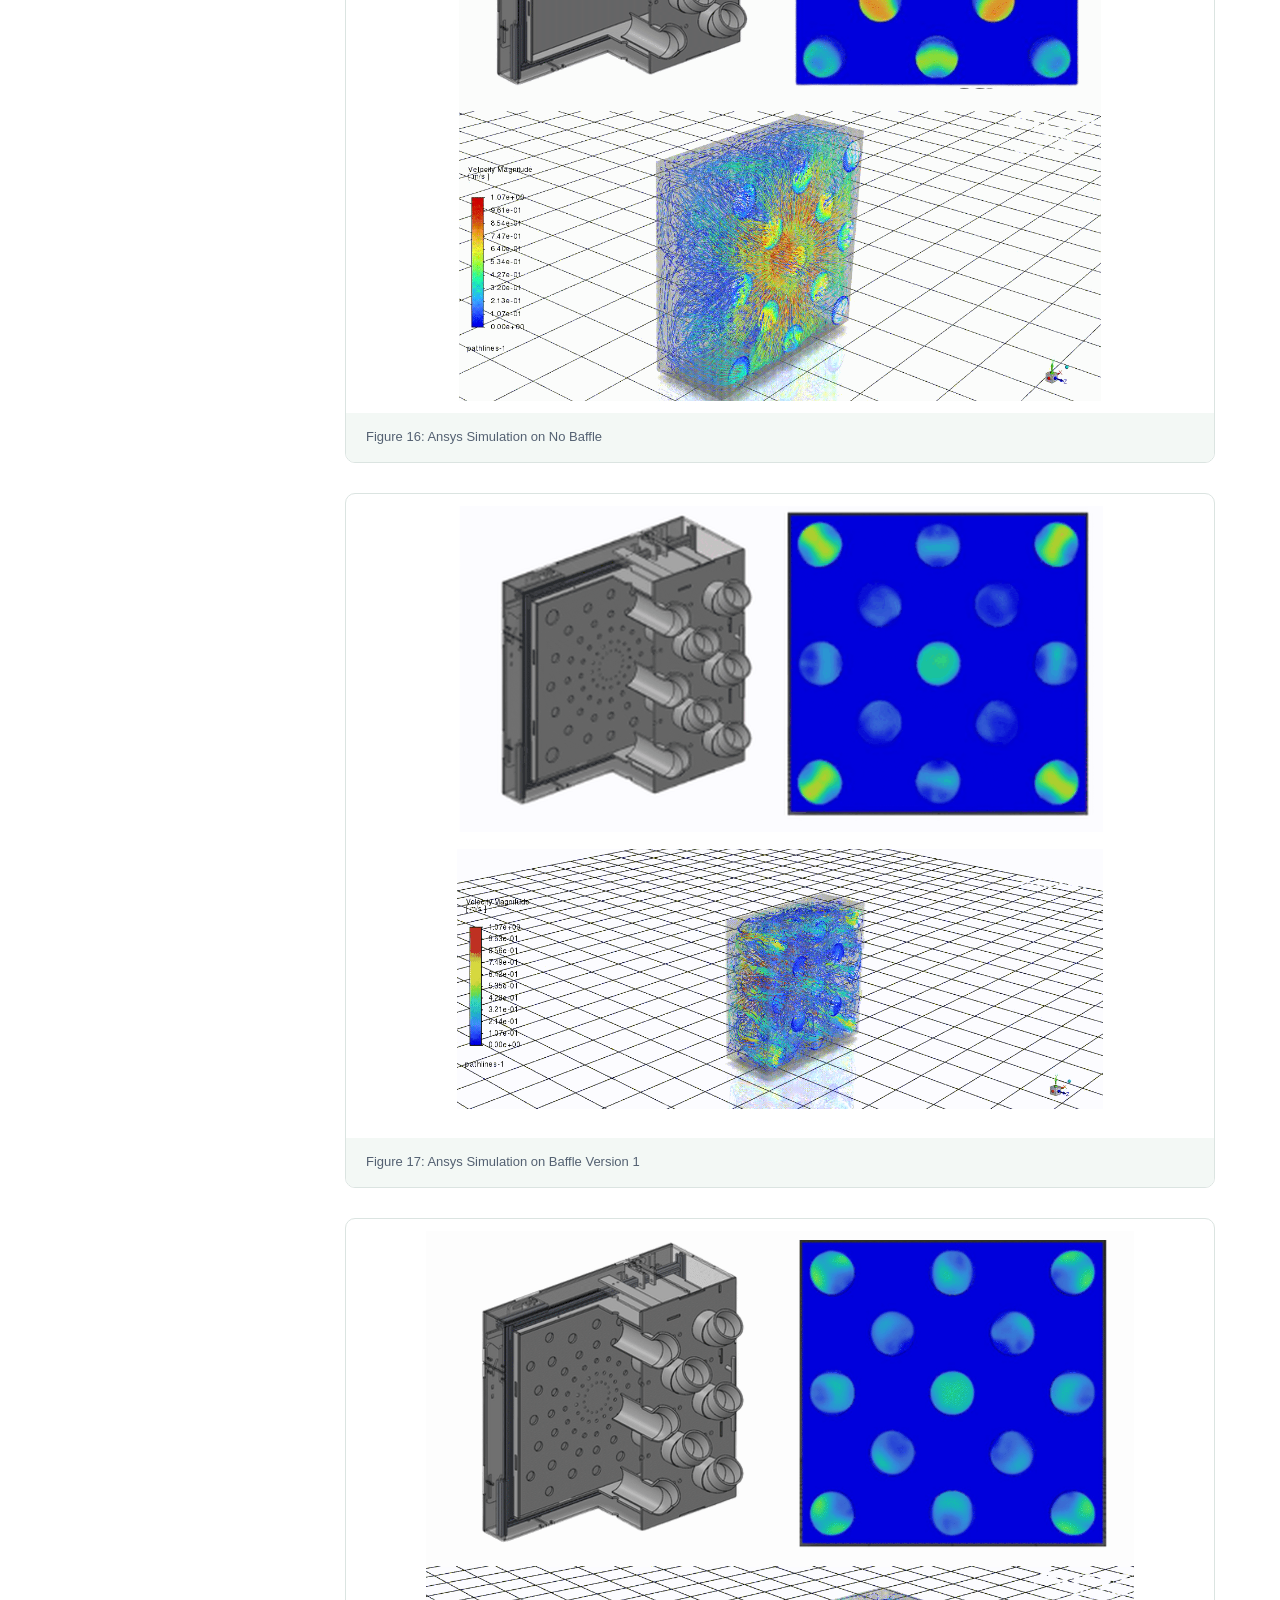
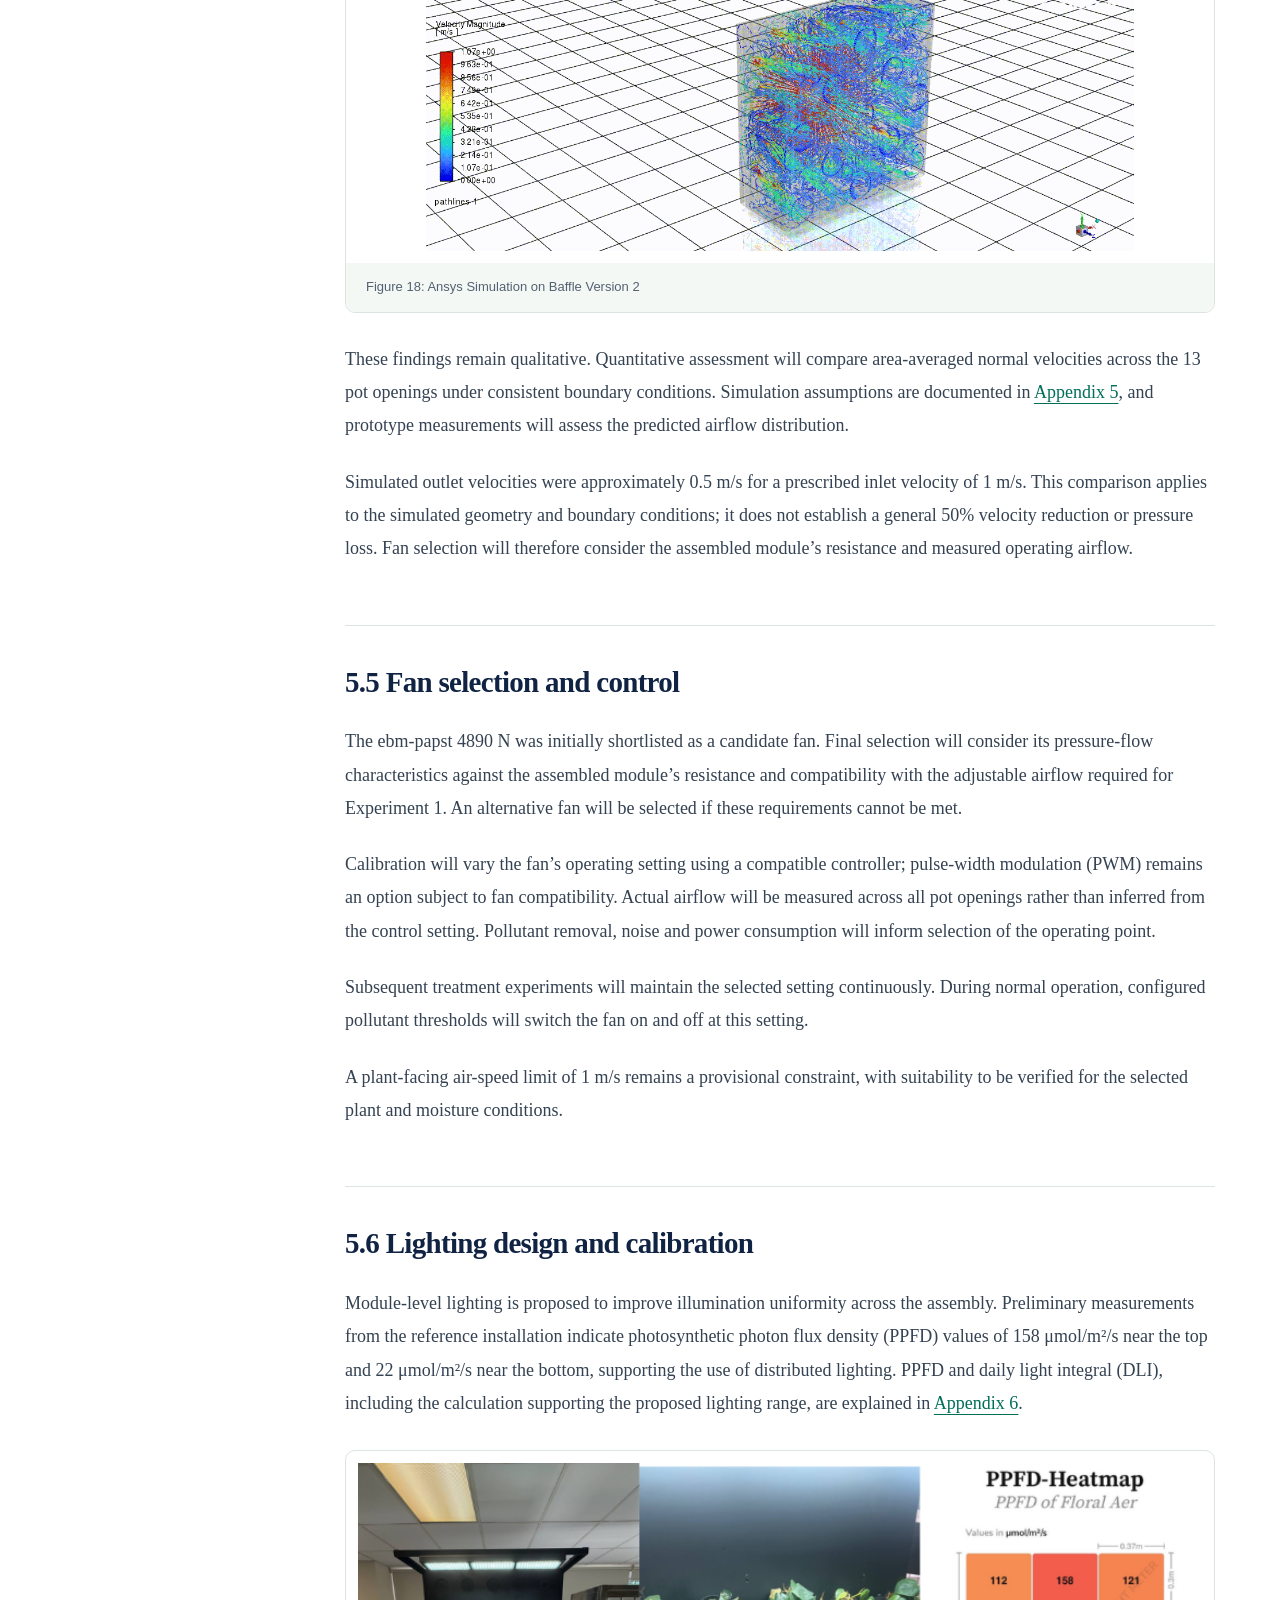
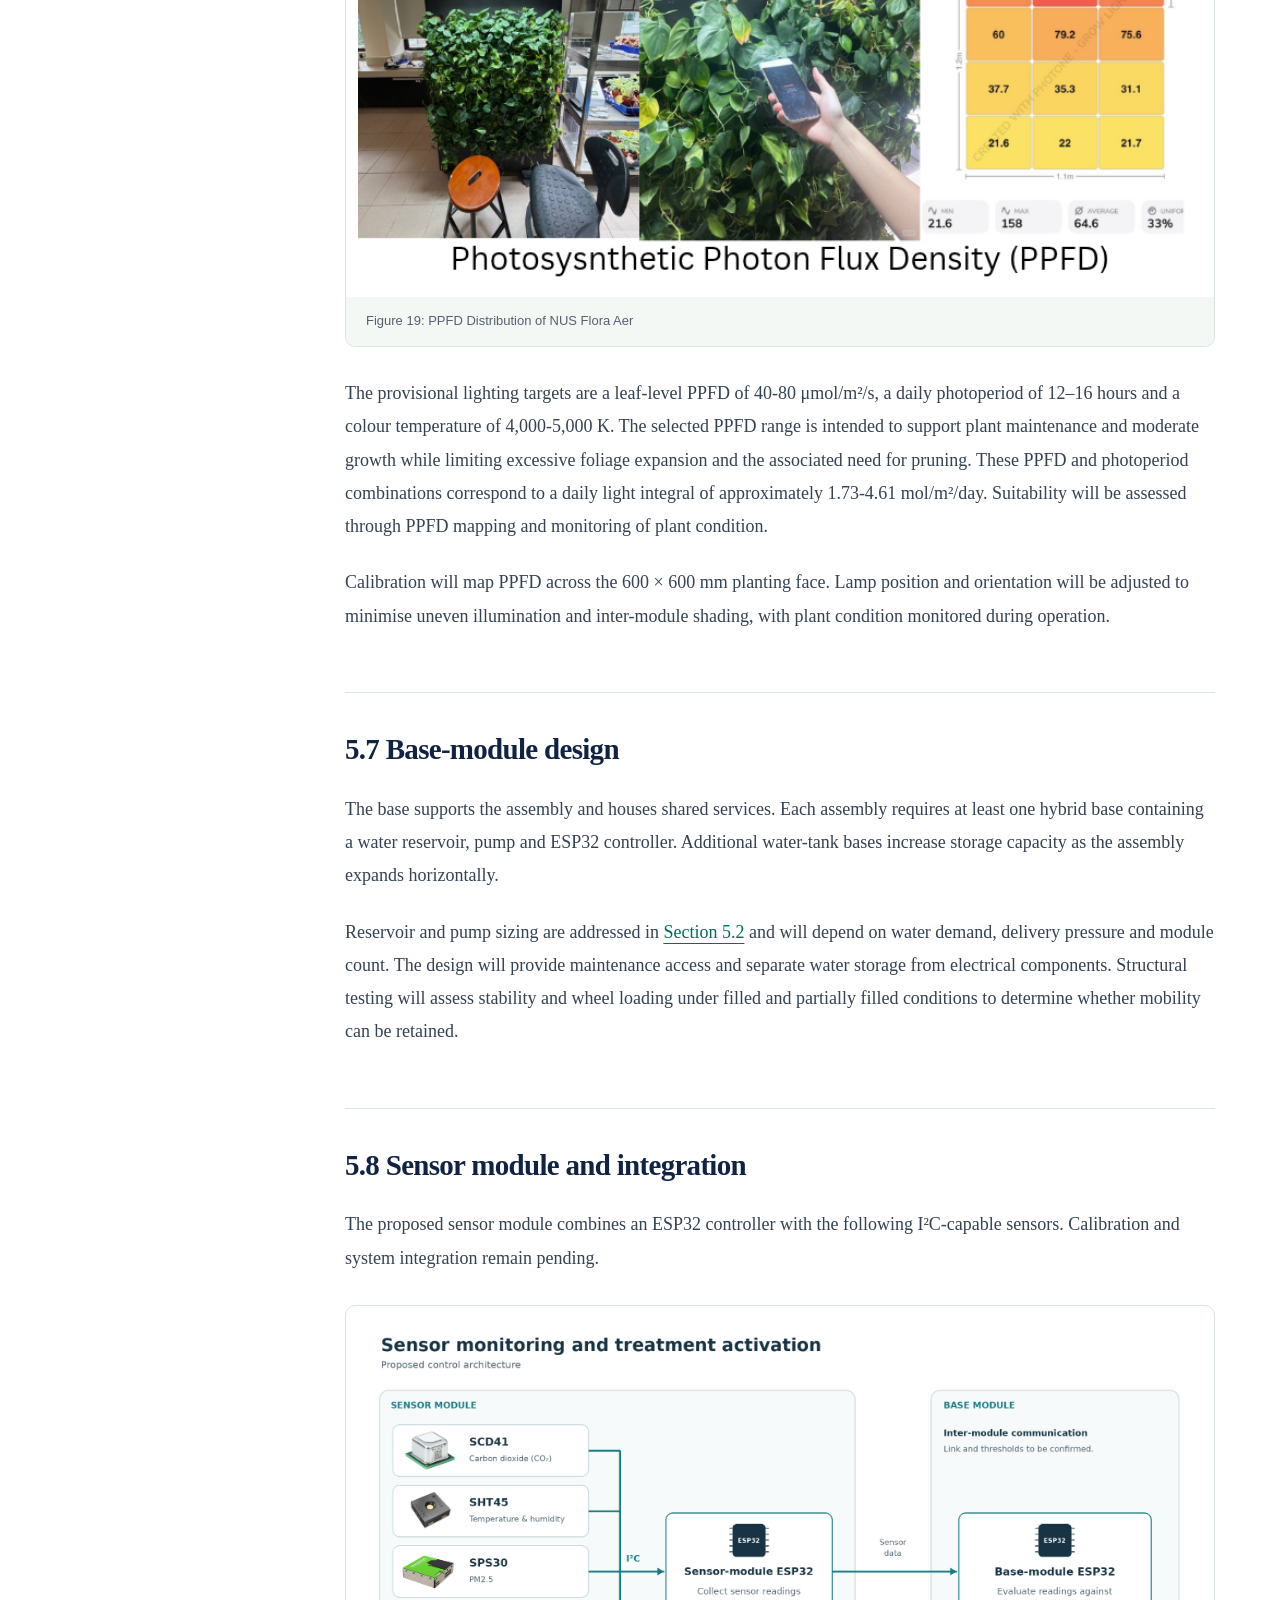
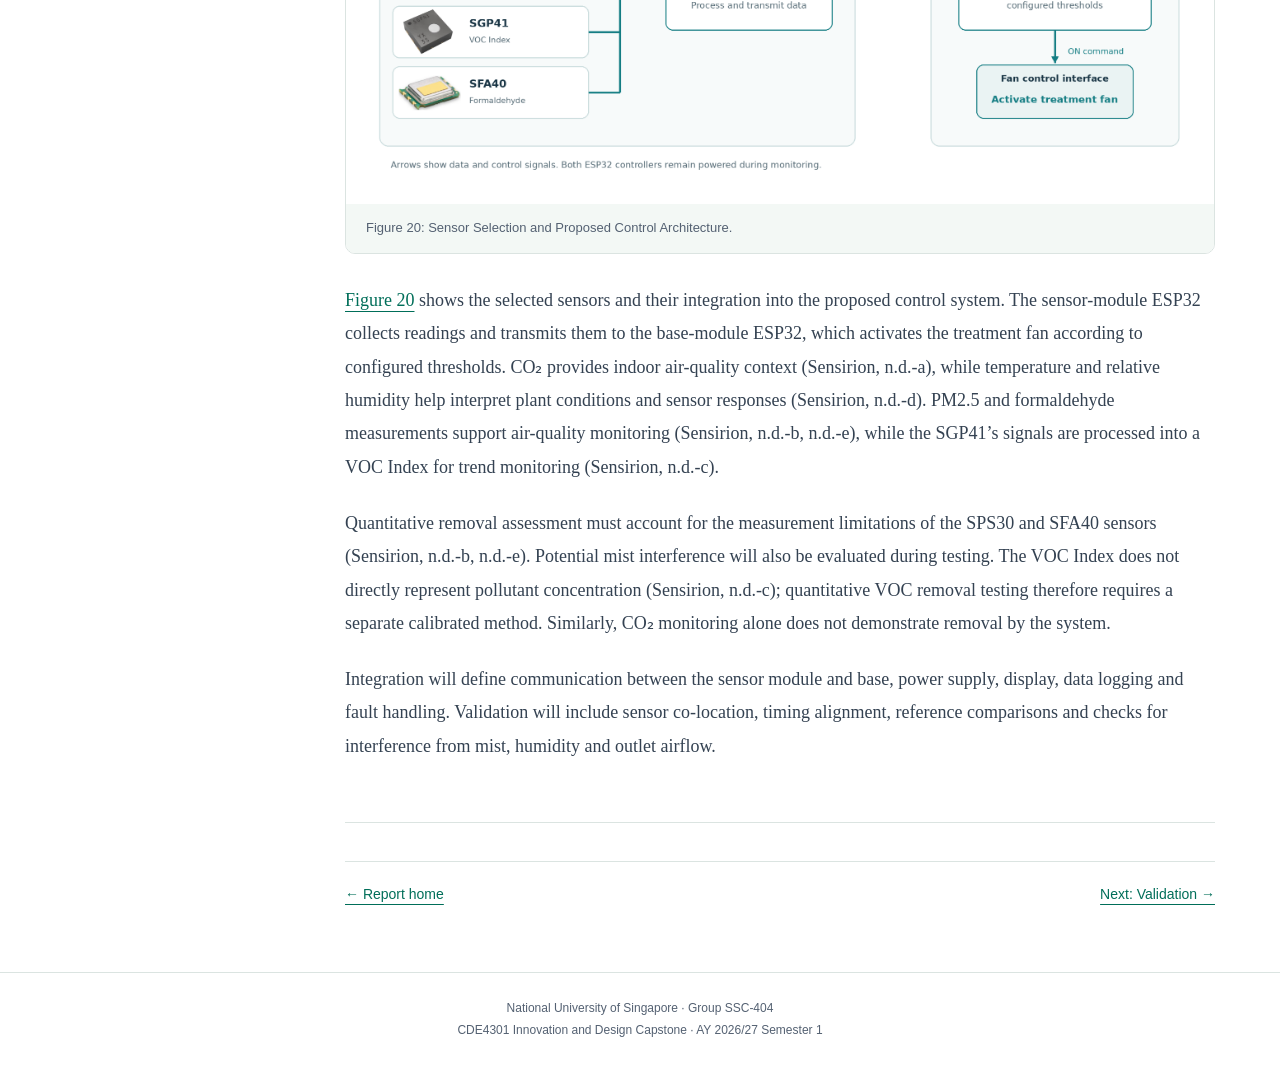
<file: engineering-design.html>
<!DOCTYPE html>
<html lang="en">
<head>
<meta charset="utf-8">
<meta name="viewport" content="width=device-width, initial-scale=1">
<meta name="description" content="CDE4301 interim report: Design and Evaluation of a Modular Botanical Air-Treatment System, Group SSC-404, National University of Singapore.">
<title>Section 5 · Engineering Design | CDE4301</title>
<style>
:root{--navy:#102343;--green:#006e59;--muted:#546172;--line:#dbe4e1;--pale:#f3f8f5;--header-height:130px}*{box-sizing:border-box}html{scroll-behavior:smooth;scroll-padding-top:calc(var(--header-height) + 24px)}body{margin:0;color:var(--navy);background:#fff;font-family:Georgia,'Times New Roman',serif}a{color:inherit;text-underline-offset:5px}button{font:inherit;cursor:pointer}a:focus-visible,button:focus-visible{outline:3px solid #bd8a23;outline-offset:5px}button,a{-webkit-tap-highlight-color:transparent}.skip{position:fixed;top:-80px;left:15px;z-index:100;background:white;padding:12px}.skip:focus{top:10px}.site-header{position:sticky;top:0;z-index:50;background:rgba(255,255,255,.98);box-shadow:0 3px 12px #1023430c}.topbar,.navigation{max-width:1440px;margin:auto;padding:0 42px}.topbar{min-height:74px;display:flex;align-items:center;justify-content:space-between;gap:24px;border-bottom:1px solid #edf0ef}.brand{display:flex;align-items:center;gap:15px;text-decoration:none;font-weight:700;font-size:clamp(18px,2vw,28px)}.brand svg{width:38px;flex-shrink:0}.print-button{display:flex;align-items:center;gap:9px;white-space:nowrap;background:white;color:#005943;border:1px solid #00634e;border-radius:9px;padding:10px 16px;font:600 14px Arial,sans-serif}.print-button svg{width:19px;height:19px}.nav-list{display:flex;justify-content:space-between;list-style:none;padding:0;margin:0;gap:10px}.nav-item{position:relative;display:flex;align-items:center;min-height:56px}.nav-link{padding:18px 9px;text-decoration:none;font-size:17px;white-space:nowrap}.nav-link[aria-current=page]{color:var(--green);font-weight:bold}.nav-link[aria-current=page]:after{content:'';position:absolute;bottom:0;left:4px;right:4px;height:4px;border-radius:2px;background:var(--green)}.toggle{border:0;background:none;color:var(--green);padding:14px 6px;font-size:14px}.dropdown{position:absolute;top:100%;left:0;width:285px;max-height:70vh;overflow:auto;list-style:none;padding:8px;margin:0;background:white;border:1px solid var(--line);border-radius:9px;box-shadow:0 10px 24px #10234316;display:none}.nav-item:last-child .dropdown{left:auto;right:0}.nav-item.open .dropdown{display:block}.dropdown a{display:block;padding:11px 12px;text-decoration:none;line-height:1.4;font:14px/1.5 Arial,sans-serif;border-radius:5px}.dropdown a:hover,.dropdown a:focus{background:var(--pale);color:var(--green)}.mobile-toggle{display:none}.cover{max-width:1440px;margin:auto;padding:44px 42px 32px;position:relative;overflow:hidden;text-align:center}.cover-content{position:relative;z-index:1}.university{display:flex;justify-content:center;align-items:center;min-height:103px;margin:0 auto 26px}.university img{width:260px;max-height:116px;object-fit:contain}.university-fallback{display:flex;gap:15px;align-items:center;text-align:left}.university-fallback strong{font:700 57px Arial,sans-serif;letter-spacing:-3px;border-right:1px solid #b8c5ce;padding-right:17px}.university-fallback span{font:16px/1.35 Arial,sans-serif}.eyebrow{font:12px/1.8 Arial,sans-serif;letter-spacing:2.7px;text-transform:uppercase;margin:12px 0 23px}.eyebrow:before,.eyebrow:after{content:'';display:inline-block;vertical-align:middle;width:60px;height:1px;background:#8fb6a4;margin:0 18px}h1{font-size:clamp(38px,4.6vw,68px);line-height:1.1;letter-spacing:-1.5px;max-width:1000px;margin:0 auto 12px}h1 span{display:block}.subtitle{font-size:clamp(23px,2.9vw,38px);font-style:italic;color:var(--muted);margin:10px 0 20px}.badge{display:inline-block;background:#dfecdf;color:#00543e;border-radius:30px;padding:7px 24px;font-size:23px;font-weight:bold}.academic{font-size:19px;color:var(--muted);margin:14px 0 30px}.actions{display:flex;justify-content:center;align-items:center;gap:30px;margin-bottom:42px}.primary{background:var(--green);color:white;border:1px solid var(--green);padding:14px 36px;border-radius:8px;text-decoration:none;font-size:20px;font-weight:bold;box-shadow:0 3px 6px #006e5912}.primary:hover{background:#005542}.text-button{border:0;background:none;color:#00634e;text-decoration:underline;font-size:18px;font-weight:bold}.team-heading{display:flex;align-items:center;gap:20px;font:600 13px Arial,sans-serif;letter-spacing:3px;margin:0 0 26px}.team-heading:before,.team-heading:after{content:'';height:1px;flex:1;background:#a7c1b4}.team{display:grid;grid-template-columns:repeat(3,1fr);gap:20px;text-align:left}.person{display:flex;align-items:center;gap:20px;padding:22px;border:1px solid #d5dddd;border-radius:15px;background:#ffffffed}.portrait{height:96px;width:96px;flex-shrink:0;border-radius:50%;overflow:hidden;display:grid;place-items:center;background:#edf0f2}.portrait img{width:100%;height:100%;object-fit:cover}.portrait span{font:700 25px Arial,sans-serif;color:white}.portrait.black{background:linear-gradient(140deg,#646b70,#161c21)}.portrait.yellow{background:linear-gradient(140deg,#efd574,#b18720)}.portrait.red{background:linear-gradient(140deg,#d97065,#9f302d)}.person h3{font-size:23px;margin:0 0 8px}.person p{font-size:16px;color:var(--muted);margin:0;line-height:1.5}.scroll-cue{display:inline-block;font:12px Arial,sans-serif;letter-spacing:.5px;color:var(--muted);margin:28px auto 0;text-decoration:none}.botanical{position:absolute;right:-25px;top:145px;width:310px;height:440px;color:#8fb58d;opacity:.4;pointer-events:none}.reading-section{border-top:1px solid var(--line);padding:72px 24px 76px}.reading-section.ack{background:var(--pale)}.reading-inner{max-width:790px;margin:auto}.section-kicker{font:11px Arial,sans-serif;text-transform:uppercase;letter-spacing:2px;color:var(--green);margin:0 0 14px}h2{font-size:37px;letter-spacing:-.7px;margin:0 0 27px}.prose{font-size:18px;line-height:1.85;color:#344252}.prose p{margin:0 0 21px}.section-end{display:flex;justify-content:space-between;align-items:center;gap:24px;margin-top:38px;padding-top:24px;border-top:1px solid var(--line);font:14px Arial,sans-serif}.section-end a{color:var(--green)}footer{padding:25px;text-align:center;color:var(--muted);font:12px/1.8 Arial,sans-serif;border-top:1px solid var(--line)}dialog{width:min(440px,calc(100% - 32px));border:1px solid var(--line);border-radius:14px;padding:28px;color:var(--navy);box-shadow:0 20px 80px #10234330}dialog::backdrop{background:#10234360}dialog h2{font-size:26px;margin-bottom:15px}dialog p{font:16px/1.65 Arial,sans-serif}dialog button{font-size:16px;margin-top:10px} [hidden]{display:none!important}
@media(min-width:1100px){.cover{min-height:calc(100svh - 130px);display:flex;align-items:center;justify-content:center}.cover-content{width:100%}}
@media(max-width:1100px){.topbar,.navigation{padding-left:22px;padding-right:22px}.nav-list{gap:1px}.nav-link{font-size:15px;padding-left:5px;padding-right:5px}.person{gap:13px;padding:17px}.portrait{width:68px;height:68px}.person h3{font-size:20px}.person p{font-size:14px}.cover{padding:35px 24px}.eyebrow:before,.eyebrow:after{width:25px;margin:0 10px}}
@media(max-width:780px){.topbar{min-height:72px;padding:14px 18px;gap:10px}.brand{font-size:17px;max-width:260px;line-height:1.3;gap:9px}.brand svg{width:28px}.print-button{padding:9px;font-size:12px}.print-button .pdf-label{display:none}.navigation{padding:0 18px}.mobile-toggle{display:flex;justify-content:space-between;width:100%;padding:13px 0;border:0;background:none;color:var(--green);font:600 14px Arial,sans-serif}.nav-list{display:none;max-height:65vh;overflow:auto;padding-bottom:15px}.navigation.expanded .nav-list{display:block}.nav-item{flex-wrap:wrap;min-height:42px}.nav-link{flex:1;font:15px Arial,sans-serif;padding:14px 8px}.nav-link[aria-current=page]:after{display:none}.toggle{padding:14px 20px}.dropdown,.nav-item:last-child .dropdown{position:static;width:100%;box-shadow:none;margin:0 0 8px;border:0;border-left:2px solid #cddfd4;border-radius:0;max-height:none}.cover{padding:36px 20px 24px}.eyebrow{font-size:10px;letter-spacing:1.5px}.eyebrow:before,.eyebrow:after{display:none}h1{letter-spacing:-1px}.academic{font-size:16px;line-height:1.8}.badge{font-size:20px}.actions{gap:18px;flex-wrap:wrap;margin-bottom:36px}.primary{font-size:17px;padding:13px 24px}.text-button{font-size:16px}.team{grid-template-columns:1fr;max-width:440px;margin:auto;gap:12px}.person{padding:15px 20px}.person h3{font-size:21px}.person p{font-size:15px}.portrait{height:66px;width:66px}.university-fallback strong{font-size:46px}.university-fallback span{font-size:13px}.university{min-height:70px;margin-bottom:25px}.botanical{opacity:.18;right:-150px;top:170px}.team-heading{font-size:11px;gap:12px;letter-spacing:2px}.reading-section{padding:48px 24px}.prose{font-size:17px;line-height:1.8}h2{font-size:31px}.section-end{align-items:flex-start}.university img{max-width:220px}}
@media(prefers-reduced-motion:reduce){html{scroll-behavior:auto}}
@media print{.site-header,.actions,.scroll-cue,.section-end,.skip,dialog,.botanical{display:none!important}.cover{min-height:0;padding:30px 0;break-after:page}.reading-section{padding:20px 0;border:0;background:white!important}.reading-inner{max-width:none}.team{gap:12px}.person{padding:12px}.portrait{height:50px;width:50px}.person h3{font-size:17px}.person p{font-size:12px}.prose{font-size:12pt;line-height:1.6}h1{font-size:38pt}h2{break-after:avoid}p{orphans:3;widows:3}footer{margin-top:30px}}

/* Face-centred framing using each original photograph's proportions.
   Percentage positioning preserves the crop at desktop and mobile sizes. */
.portrait{position:relative}
.portrait img{position:absolute;left:50%;top:50%;height:auto;max-width:none;object-fit:initial;transform-origin:center}
.portrait[data-image-slot="shadman"] img{width:190%;transform:translate(-49%,-54.5%)}
.portrait[data-image-slot="shawn"] img{width:210%;transform:translate(-52.5%,-48.5%)}
.portrait[data-image-slot="yibin"] img{width:210%;transform:translate(-52%,-35%)}

.university img{width:360px;height:auto;max-height:none;max-width:90vw}.university{margin-top:-35px;margin-bottom:0}
@media(max-width:780px){.university img{width:300px;max-width:90vw}}

.section-hero{max-width:1320px;margin:auto;padding:58px 40px 42px;border-bottom:1px solid var(--line)}
.section-hero h1{font-size:clamp(32px,3.6vw,51px);max-width:none;margin:0;line-height:1.15;letter-spacing:-1px}
.section-deck{font:17px/1.7 Arial,sans-serif;color:var(--muted);margin:20px 0 0}
.report-layout{max-width:1320px;margin:auto;display:grid;grid-template-columns:245px minmax(0,1fr);gap:60px;padding:42px 40px 70px}
.section-sidebar{align-self:start;position:sticky;top:calc(var(--header-height) + 25px);font:13px/1.6 Arial,sans-serif;max-height:calc(100vh - var(--header-height) - 45px);overflow:auto}
.section-sidebar>p{font-size:10px;letter-spacing:2px;color:var(--green);margin:0 0 18px}.section-sidebar ol{list-style:none;padding:0;margin:0;border-left:1px solid var(--line)}.section-sidebar a{display:block;padding:9px 14px;text-decoration:none;color:var(--muted)}.section-sidebar a:hover,.section-sidebar a:focus{color:var(--green);background:var(--pale)}
.report-body{min-width:0;max-width:870px}.report-subsection{padding-bottom:36px;margin-bottom:38px;border-bottom:1px solid var(--line)}.report-subsection h2{font-size:29px;line-height:1.3;margin:0 0 24px}.report-subsection>p{font-size:18px;line-height:1.85;color:#344252;margin:0 0 23px}.report-subsection p a{color:var(--green)}
figure{margin:30px 0;background:#fff;border:1px solid var(--line);border-radius:10px;overflow:hidden}figure>a{display:block;padding:12px}figure img{display:block;width:100%;height:auto;max-height:620px;object-fit:contain}figcaption{background:var(--pale);padding:14px 20px;font:13px/1.6 Arial,sans-serif;color:var(--muted)}
@media(max-width:1000px){.report-layout{grid-template-columns:190px minmax(0,1fr);gap:30px;padding-left:25px;padding-right:25px}.section-hero{padding-left:25px;padding-right:25px}}
@media(max-width:780px){.section-hero{padding:36px 24px 30px}.section-hero h1 br{display:none}.report-layout{display:block;padding:28px 24px 45px}.section-sidebar{position:static;max-height:none;margin-bottom:38px}.section-sidebar ol{display:grid;grid-template-columns:1fr 1fr;gap:4px}.section-sidebar a{padding:8px;font-size:12px}.report-subsection h2{font-size:26px}.report-subsection>p{font-size:17px}.report-subsection{margin-bottom:30px;padding-bottom:25px}figure>a{padding:5px}}
@media print{.section-sidebar{display:none}.report-layout{display:block;padding:0}.section-hero{padding:0 0 30px}.report-subsection>p{font-size:12pt}.report-subsection h2{font-size:19pt}figure{break-inside:avoid}figure img{max-height:400px}.report-subsection{border:0}.section-hero h1{font-size:28pt}}
</style>
<style>[id^="appendix-"], [id^="figure-"], [id^="table-"], [id^="equation-"] { scroll-margin-top: 24px; }</style></head>
<body>
<a class="skip" href="#main">Skip to content</a>
<header class="site-header" id="site-header">
<div class="topbar"><a class="brand" href="index.html" aria-label="CDE4301 report home"><svg viewbox="0 0 40 44" aria-hidden="true"><path fill="#629e7c" d="M20 23V9L37 0v16L20 29Z"></path><path fill="#37795b" d="m20 23 17-23-9 21-8 8Z"></path><path fill="#8bb998" d="M17 43 1 32V15l16 9Z"></path><path fill="#4d8a68" d="M17 43 1 15l16 9Z"></path></svg><span>CDE4301 · Modular Botanical Air Treatment</span></a>
<button class="print-button" type="button" data-pdf><svg viewbox="0 0 24 24" fill="none" stroke="currentColor" stroke-width="1.5" aria-hidden="true"><path d="M6 9V3h12v6M6 18H3V9h18v9h-3M6 14h12v8H6zM17 12h1"></path></svg><span>Print Report<span class="pdf-label"> (PDF)</span></span></button></div>
<nav class="navigation" aria-label="Report navigation"><button class="mobile-toggle" aria-expanded="false" aria-controls="nav-list">Explore the report <span aria-hidden="true">☰</span></button><ul class="nav-list" id="nav-list"><li class="nav-item"><a class="nav-link" href="index.html">Home</a></li></ul></nav>
</header>
<main id="main" class="engineering-page"><div class="section-hero"><p class="section-kicker">CDE4301 · Interim report · Section 5</p><h1>Detailed engineering design<br>and development</h1><p class="section-deck">Plant modules, airflow, shared services and system integration.</p></div><div class="report-layout"><aside class="section-sidebar" aria-label="On this page"><p>IN THIS SECTION</p><ol><li><a href="#plant-module">5.1 Plant-module construction</a></li><li><a href="#irrigation">5.2 Irrigation design</a></li><li><a href="#airflow">5.3 Airflow and treatment-performance considerations</a></li><li><a href="#baffle">5.4 Baffle development and CFD findings</a></li><li><a href="#fan">5.5 Fan selection and control</a></li><li><a href="#lighting">5.6 Lighting design and calibration</a></li><li><a href="#base">5.7 Base-module design</a></li><li><a href="#sensors">5.8 Sensor module and integration</a></li></ol></aside><article class="report-body"><section class="report-subsection" id="plant-module" aria-labelledby="heading-plant-module"><h2 id="heading-plant-module">5.1 Plant-module construction</h2><p>Each module has a 600 mm × 600 mm planting face and a 250 mm-deep enclosure, as shown in <a href="#figure-13">Figure 13</a>. Thirteen 80 mm-diameter pots are arranged in alternating rows of three and two. A rear fan supplies air through an internal chamber and perforated baffle before it passes through the planted pots. Module-level lighting is supported in front of the planting face; its projection is additional to the enclosure depth.</p><figure id="figure-13"><a href="assets/figure-13-plant-module.png" target="_blank" rel="noopener" aria-label="Open Figure 13 at full size"><img src="assets/figure-13-plant-module.png" width="1594" height="987" alt="Figure 13: Plant Module Model" loading="lazy" decoding="async"></a><figcaption>Figure 13: Plant Module Model</figcaption></figure><p>Construction combines laser-cut and 3D-printed components. Prototype assembly will verify pot fit, sealing, maintenance access and load transfer through the supporting structure under wet operating conditions. Development of the inter-module connection, including linkage and rack-and-pinion motion transfer and alternative interlocking interfaces, is documented in <a href="appendices.html#appendix-4">Appendix 4</a>. The estimated module mass (derived from SolidWorks) is 17.5 kg excluding plants. Component-level mass accounting and wet-module weighing will establish whether the complete module meets the provisional 25 kg handling target.</p></section><section class="report-subsection" id="irrigation" aria-labelledby="heading-irrigation"><h2 id="heading-irrigation">5.2 Irrigation design</h2><p>The irrigation system supplies water from the base reservoir through a shared pump and inter-module pipe connectors and pipework to misting nozzles within each plant module as seen in <a href="#figure-14">Figure 14</a>. The staggered pot arrangement provides access for mist distribution, with watering uniformity to be verified experimentally.</p><figure id="figure-14"><a href="assets/figure-14-irrigation.png" target="_blank" rel="noopener" aria-label="Open Figure 14 at full size"><img src="assets/figure-14-irrigation.png" width="1254" height="1254" alt="Figure 14: Irrigation Layout" loading="lazy" decoding="async"></a><figcaption>Figure 14: Irrigation Layout</figcaption></figure><p>Pump selection will account for delivery pressure, nozzle demand and the number and elevation of connected modules. Usable reservoir capacity will be assessed against measured consumption and losses to evaluate the 30-day refill target. Drainage, flow management, leakage detection and reservoir monitoring remain under development.</p><p>Calibration will establish nozzle flow, misting duration and cycle intervals. Airflow tests will use defined substrate moisture conditions, with irrigation timing, temperature and relative humidity recorded. Outlet velocities will be checked across the expected operating conditions against the provisional plant-airflow limit.</p><p>Net water consumption will be measured under the intended irrigation schedule to size the usable reservoir capacity against the 30-day refill target. As of yet, pump and tank sizing remains open to find the most suited for our use case.</p></section><section class="report-subsection" id="airflow" aria-labelledby="heading-airflow"><h2 id="heading-airflow">5.3 Airflow and treatment-performance considerations</h2><p>SPRE measures the proportion of a specified pollutant removed during one passage through the module. Single-pass clean air delivery rate (CADR) combines this efficiency with measured airflow, as defined in <a href="appendices.html#appendix-2">Appendix 2</a>. Device-level measurements will account for leakage and bypass flow. Single-pass CADR characterises treatment through the module, while effective room treatment rate will be determined from the room experiments under defined baseline and operating conditions.</p><p><a href="#figure-15">Figure 15</a> illustrates the potential trade-off between airflow and removal efficiency: lower airflow increases contact time, while higher airflow increases the volume processed. Experiment 1 will identify the tested operating setting that maximises CADR within the plant-airflow, moisture, noise and power constraints. The illustrated relationship is conceptual and will be evaluated experimentally.</p><figure id="figure-15"><a href="assets/figure-15-spre-air-velocity.png" target="_blank" rel="noopener" aria-label="Open Figure 15 at full size"><img src="assets/figure-15-spre-air-velocity.png" width="1053" height="702" alt="Figure 15: Illustrative graph demonstrating SPRE vs Air Velocity" loading="lazy" decoding="async"></a><figcaption>Figure 15: Illustrative graph demonstrating SPRE vs Air Velocity</figcaption></figure><p>A provisional assembly-level CADR benchmark of 350–400 m³/h was informed by particle air-cleaner sizing approaches. NEA recommends a minimum smoke CADR equivalent to five times the room volume per hour (NEA, 2024). For the largest intended room of 300 ft² (27.87 m²), an assumed ceiling height of 2.6 m gives a corresponding requirement of approximately 362 m³/h (27.87 × 2.6 × 5), within the adopted range. The AIRE calculator similarly gives approximately 350 m³/h using a rounded floor area of 27 m² and the same height and air-change rate (AIRE Purifiers, n.d.). This benchmark is a provisional assembly-level design reference, not demonstrated performance or a universal target for gaseous pollutants. Treatment capacity and the required module count will be established through pollutant-specific testing.</p></section><section class="report-subsection" id="baffle" aria-labelledby="heading-baffle"><h2 id="heading-baffle">5.4 Baffle development and CFD findings</h2><p>Three airflow configurations were compared in Ansys: no baffle and two perforated baffle designs. Without a baffle, airflow concentrated near the fan axis. Version 1 reduced this concentration but produced higher corner velocities. Version 2 showed a more uniform distribution across the 13 pot openings and was selected for prototype evaluation.</p><figure id="figure-16"><a href="assets/figure-16-no-baffle.gif" target="_blank" rel="noopener" aria-label="Open Figure 16 at full size"><img src="assets/figure-16-no-baffle.gif" width="1136" height="1096" alt="Figure 16: Ansys Simulation on No Baffle" loading="lazy" decoding="async"></a><figcaption>Figure 16: Ansys Simulation on No Baffle</figcaption></figure><figure id="figure-17"><a href="assets/figure-17-baffle-v1.gif" target="_blank" rel="noopener" aria-label="Open Figure 17 at full size"><img src="assets/figure-17-baffle-v1.gif" width="1232" height="1181" alt="Figure 17: Ansys Simulation on Baffle Version 1" loading="lazy" decoding="async"></a><figcaption>Figure 17: Ansys Simulation on Baffle Version 1</figcaption></figure><figure id="figure-18"><a href="assets/figure-18-baffle-v2.gif" target="_blank" rel="noopener" aria-label="Open Figure 18 at full size"><img src="assets/figure-18-baffle-v2.gif" width="1232" height="1080" alt="Figure 18: Ansys Simulation on Baffle Version 2" loading="lazy" decoding="async"></a><figcaption>Figure 18: Ansys Simulation on Baffle Version 2</figcaption></figure><p>These findings remain qualitative. Quantitative assessment will compare area-averaged normal velocities across the 13 pot openings under consistent boundary conditions. Simulation assumptions are documented in <a href="appendices.html#appendix-5">Appendix 5</a>, and prototype measurements will assess the predicted airflow distribution.</p><p>Simulated outlet velocities were approximately 0.5 m/s for a prescribed inlet velocity of 1 m/s. This comparison applies to the simulated geometry and boundary conditions; it does not establish a general 50% velocity reduction or pressure loss. Fan selection will therefore consider the assembled module’s resistance and measured operating airflow.</p></section><section class="report-subsection" id="fan" aria-labelledby="heading-fan"><h2 id="heading-fan">5.5 Fan selection and control</h2><p>The ebm-papst 4890 N was initially shortlisted as a candidate fan. Final selection will consider its pressure-flow characteristics against the assembled module’s resistance and compatibility with the adjustable airflow required for Experiment 1. An alternative fan will be selected if these requirements cannot be met.</p><p>Calibration will vary the fan’s operating setting using a compatible controller; pulse-width modulation (PWM) remains an option subject to fan compatibility. Actual airflow will be measured across all pot openings rather than inferred from the control setting. Pollutant removal, noise and power consumption will inform selection of the operating point.</p><p>Subsequent treatment experiments will maintain the selected setting continuously. During normal operation, configured pollutant thresholds will switch the fan on and off at this setting.</p><p>A plant-facing air-speed limit of 1 m/s remains a provisional constraint, with suitability to be verified for the selected plant and moisture conditions.</p></section><section class="report-subsection" id="lighting" aria-labelledby="heading-lighting"><h2 id="heading-lighting">5.6 Lighting design and calibration</h2><p>Module-level lighting is proposed to improve illumination uniformity across the assembly. Preliminary measurements from the reference installation indicate photosynthetic photon flux density (PPFD) values of 158 μmol/m²/s near the top and 22 μmol/m²/s near the bottom, supporting the use of distributed lighting. PPFD and daily light integral (DLI), including the calculation supporting the proposed lighting range, are explained in <a href="appendices.html#appendix-6">Appendix 6</a>.</p><figure id="figure-19"><a href="assets/figure-19-ppfd.png" target="_blank" rel="noopener" aria-label="Open Figure 19 at full size"><img src="assets/figure-19-ppfd.png" width="774" height="387" alt="Figure 19: PPFD Distribution of NUS Flora Aer" loading="lazy" decoding="async"></a><figcaption>Figure 19: PPFD Distribution of NUS Flora Aer</figcaption></figure><p>The provisional lighting targets are a leaf-level PPFD of 40-80 μmol/m²/s, a daily photoperiod of 12–16 hours and a colour temperature of 4,000-5,000 K. The selected PPFD range is intended to support plant maintenance and moderate growth while limiting excessive foliage expansion and the associated need for pruning. These PPFD and photoperiod combinations correspond to a daily light integral of approximately 1.73-4.61 mol/m²/day. Suitability will be assessed through PPFD mapping and monitoring of plant condition.</p><p>Calibration will map PPFD across the 600 × 600 mm planting face. Lamp position and orientation will be adjusted to minimise uneven illumination and inter-module shading, with plant condition monitored during operation.</p></section><section class="report-subsection" id="base" aria-labelledby="heading-base"><h2 id="heading-base">5.7 Base-module design</h2><p>The base supports the assembly and houses shared services. Each assembly requires at least one hybrid base containing a water reservoir, pump and ESP32 controller. Additional water-tank bases increase storage capacity as the assembly expands horizontally.</p><p>Reservoir and pump sizing are addressed in <a href="#irrigation">Section 5.2</a> and will depend on water demand, delivery pressure and module count. The design will provide maintenance access and separate water storage from electrical components. Structural testing will assess stability and wheel loading under filled and partially filled conditions to determine whether mobility can be retained.</p></section><section class="report-subsection" id="sensors" aria-labelledby="heading-sensors"><h2 id="heading-sensors">5.8 Sensor module and integration</h2><p>The proposed sensor module combines an ESP32 controller with the following I²C-capable sensors. Calibration and system integration remain pending.</p><figure id="figure-20"><a href="assets/figure-20-sensor-architecture.png" target="_blank" rel="noopener" aria-label="Open Figure 20 at full size"><img src="assets/figure-20-sensor-architecture.png" width="2048" height="1151" alt="Figure 20: Sensor Selection and Proposed Control Architecture." loading="lazy" decoding="async"></a><figcaption>Figure 20: Sensor Selection and Proposed Control Architecture.</figcaption></figure><p><a href="#figure-20">Figure 20</a> shows the selected sensors and their integration into the proposed control system. The sensor-module ESP32 collects readings and transmits them to the base-module ESP32, which activates the treatment fan according to configured thresholds. CO₂ provides indoor air-quality context (Sensirion, n.d.-a), while temperature and relative humidity help interpret plant conditions and sensor responses (Sensirion, n.d.-d). PM2.5 and formaldehyde measurements support air-quality monitoring (Sensirion, n.d.-b, n.d.-e), while the SGP41’s signals are processed into a VOC Index for trend monitoring (Sensirion, n.d.-c).</p><p>Quantitative removal assessment must account for the measurement limitations of the SPS30 and SFA40 sensors (Sensirion, n.d.-b, n.d.-e). Potential mist interference will also be evaluated during testing. The VOC Index does not directly represent pollutant concentration (Sensirion, n.d.-c); quantitative VOC removal testing therefore requires a separate calibrated method. Similarly, CO₂ monitoring alone does not demonstrate removal by the system.</p><p>Integration will define communication between the sensor module and base, power supply, display, data logging and fault handling. Validation will include sensor co-location, timing alignment, reference comparisons and checks for interference from mist, humidity and outlet airflow.</p></section><div class="section-end"><a href="index.html">← Report home</a><a href="validation.html" data-report-page>Next: Validation →</a></div></article></div></main>
<footer>National University of Singapore · Group SSC-404<br>CDE4301 Innovation and Design Capstone · AY 2026/27 Semester 1</footer>
<dialog id="notice" aria-labelledby="notice-title"><h2 id="notice-title">Report in preparation</h2><p id="notice-text"></p><form method="dialog"><button class="primary">Close</button></form></dialog>
<script>
/* Team portraits are embedded in the HTML. Override them below only if desired.
   EDIT ASSETS HERE. Leave an empty string until each file is available.
   Recommended names: images/nus-logo.png, images/shadman.png,
   images/shawn.png, images/yi-bin.png, files/CDE4301_Interim_Report.pdf.
   No empty src attributes or broken-image icons are rendered.
   Add each completed section filename to readyPages to enable its links.
   All CSS and JS are contained in this file; no build tools are required. */
const CONFIG = {
  images: { university: '', shadman: '', shawn: '', yibin: '' },
  reportPDF: 'files/CDE4301_Interim_Report.pdf',
  readyPages: ["report.html", "index.html", "engineering-design.html", "validation.html", "progress.html", "introduction.html", "review.html", "references.html", "project-definition.html", "concept-development.html", "appendices.html"] // e.g. ['introduction.html', 'concept-development.html']
};
// Future section filenames and subsection anchor IDs. Use these IDs in later pages.
const SECTIONS = [
 ['Introduction','introduction.html',[['1.1 Significance of indoor air quality','significance'],['1.2 Air pollutants of interest','pollutants'],['1.3 Coexistence and variation','coexistence'],['1.4 Target indoor spaces','target-spaces']]],
 ['Review','review.html',[['2.1 Current approaches and limitations','current-approaches'],['2.2 Active botanical filtration','botanical-filtration'],['2.3 Existing botanical systems','existing-systems'],['2.4 Challenges and project gaps','project-gaps']]],
 ['Objectives','project-definition.html',[['3.1 Problem statement and objectives','problem'],['3.2 Project scope','scope'],['3.3 Design considerations','considerations'],['3.4 Measurable requirements','requirements']]],
 ['Concept','concept-development.html',[['4.1 Reference system and plant','reference-system'],['4.2 Configuration selection','configuration'],['4.3 System architecture','architecture'],['4.4 Concept features and rationale','rationale']]],
 ['Design','engineering-design.html',[['5.1 Plant-module construction','plant-module'],['5.2 Irrigation design','irrigation'],['5.3 Airflow and treatment performance','airflow'],['5.4 Baffle development and CFD','baffle'],['5.5 Fan selection and control','fan'],['5.6 Lighting design and calibration','lighting'],['5.7 Base-module design','base'],['5.8 Sensor integration','sensors']]],
 ['Validation','validation.html',[['6.1 Objectives and metrics','metrics'],['6.2 Experiment 1: Fan flow rate','experiment-1'],['6.3 Experiment 2: Room scaling','experiment-2'],['6.4 Experiment 3: Module count','experiment-3'],['6.5 Sizing guide','sizing-guide']]],
 ['Progress','progress.html',[['7.1 Prototyping progress','prototyping'],['7.2 Mapping progress to objectives','objectives-mapping'],['7.3 Outstanding technical questions','technical-questions'],['7.4 Remaining work and sequence','remaining-work']]]
];
const nav=document.getElementById('nav-list');
for(const [label,file,items] of SECTIONS){
 const li=document.createElement('li');li.className='nav-item';
 const a=document.createElement('a');a.className='nav-link';a.href=file;a.textContent=label;if(file==='engineering-design.html')a.setAttribute('aria-current','page');a.dataset.reportPage='';li.append(a);
 const button=document.createElement('button');button.className='toggle';button.type='button';button.textContent='⌄';button.setAttribute('aria-label',`Show ${label} subsections`);button.setAttribute('aria-expanded','false');button.setAttribute('aria-controls',`menu-${label.toLowerCase()}`);li.append(button);
 const list=document.createElement('ul');list.className='dropdown';list.id=`menu-${label.toLowerCase()}`;
 for(const [text,id] of items){const item=document.createElement('li'),link=document.createElement('a');link.textContent=text;link.href=`${file}#${id}`;link.dataset.reportPage='';item.append(link);list.append(item)}li.append(list);nav.append(li);
}
const more=document.createElement('li');more.className='nav-item';more.innerHTML='<button class="nav-link toggle" type="button" aria-expanded="false" aria-controls="menu-more">More ⌄</button><ul class="dropdown" id="menu-more"><li><a href="index.html#acknowledgements">Acknowledgements</a></li><li><a href="index.html#abstract">Abstract</a></li><li><a href="report.html" data-report-page>Full report</a></li><li><a href="references.html" data-report-page>References</a></li><li><a href="appendices.html" data-report-page>Appendices</a></li></ul>';nav.append(more);
const closeMenus=()=>{document.querySelectorAll('.nav-item.open').forEach(item=>{item.classList.remove('open');item.querySelector('.toggle').setAttribute('aria-expanded','false')})};
for(const item of document.querySelectorAll('.nav-item')){
 const toggle=item.querySelector('.toggle');if(!toggle)continue;
 const open=()=>{closeMenus();item.classList.add('open');toggle.setAttribute('aria-expanded','true')};
 const close=()=>{item.classList.remove('open');toggle.setAttribute('aria-expanded','false')};
 toggle.addEventListener('click',()=>item.classList.contains('open')?close():open());
 item.addEventListener('pointerenter',e=>{if(e.pointerType==='mouse'&&matchMedia('(min-width:781px)').matches)open()});
 item.addEventListener('pointerleave',e=>{if(e.pointerType==='mouse'&&!item.contains(document.activeElement))close()});
 item.addEventListener('focusout',e=>{if(!item.contains(e.relatedTarget))close()});
}
document.addEventListener('click',e=>{if(!e.target.closest('.nav-item'))closeMenus()});
document.addEventListener('keydown',e=>{if(e.key==='Escape'){const open=document.querySelector('.nav-item.open');if(open){open.querySelector('.toggle').focus();closeMenus()}}});
const mobile=document.querySelector('.mobile-toggle'),navigation=document.querySelector('.navigation');
mobile.addEventListener('click',()=>{const open=navigation.classList.toggle('expanded');mobile.setAttribute('aria-expanded',String(open))});
const notice=document.getElementById('notice');
function showNotice(message){document.getElementById('notice-text').textContent=message;notice.showModal()}
document.querySelectorAll('[data-report-page]').forEach(link=>link.addEventListener('click',e=>{const file=link.getAttribute('href').split('#')[0];if(!CONFIG.readyPages.includes(file)){e.preventDefault();closeMenus();showNotice('This section will be available when the next part of the report website is added. The homepage, engineering design, validation plan and progress sections are available now.')}}));
document.querySelectorAll('a[href^="#"]').forEach(link=>link.addEventListener('click',()=>{closeMenus();navigation.classList.remove('expanded');mobile.setAttribute('aria-expanded','false')}));
document.querySelectorAll('[data-pdf]').forEach(button=>button.addEventListener('click',()=>{if(CONFIG.reportPDF){window.open(CONFIG.reportPDF,'_blank','noopener')}else{showNotice('The full-report PDF has not been attached yet. Once available, this button will open it for viewing, downloading and printing.')}}));
const names={university:'National University of Singapore',shadman:'Shadman Sudad',shawn:'Shawn Tan',yibin:'Liu Yi Bin'};
for(const [key,path] of Object.entries(CONFIG.images)){if(!path.trim())continue;const slot=document.querySelector(`[data-image-slot="${key}"]`);const img=new Image();img.alt=names[key];img.addEventListener('load',()=>slot.replaceChildren(img));img.src=path;}
// Measure only the fixed portion, so mobile expanded menus do not distort anchor offsets.
const updateHeader=()=>document.documentElement.style.setProperty('--header-height',`${document.querySelector('.topbar').offsetHeight+(matchMedia('(max-width:780px)').matches?mobile.offsetHeight:56)}px`);
window.addEventListener('resize',updateHeader);updateHeader();
</script>
</body>
</html>
</file>
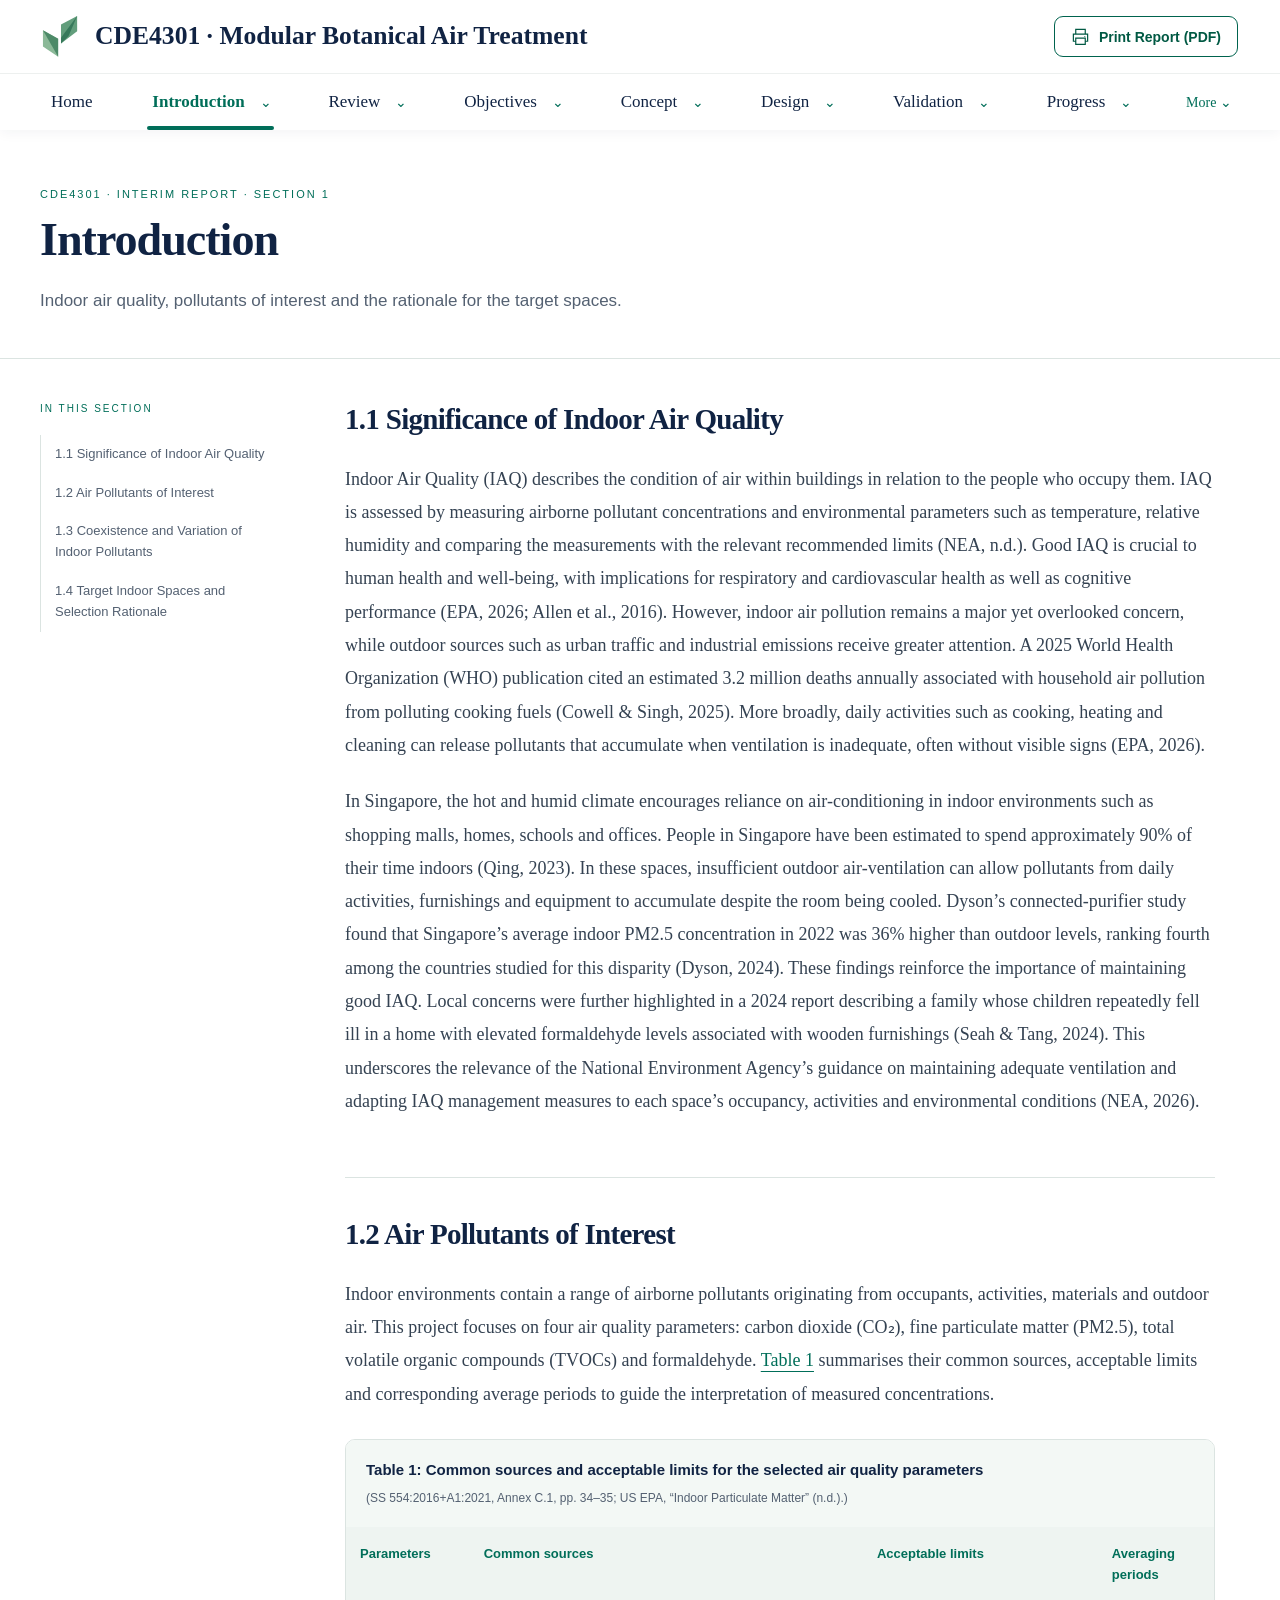
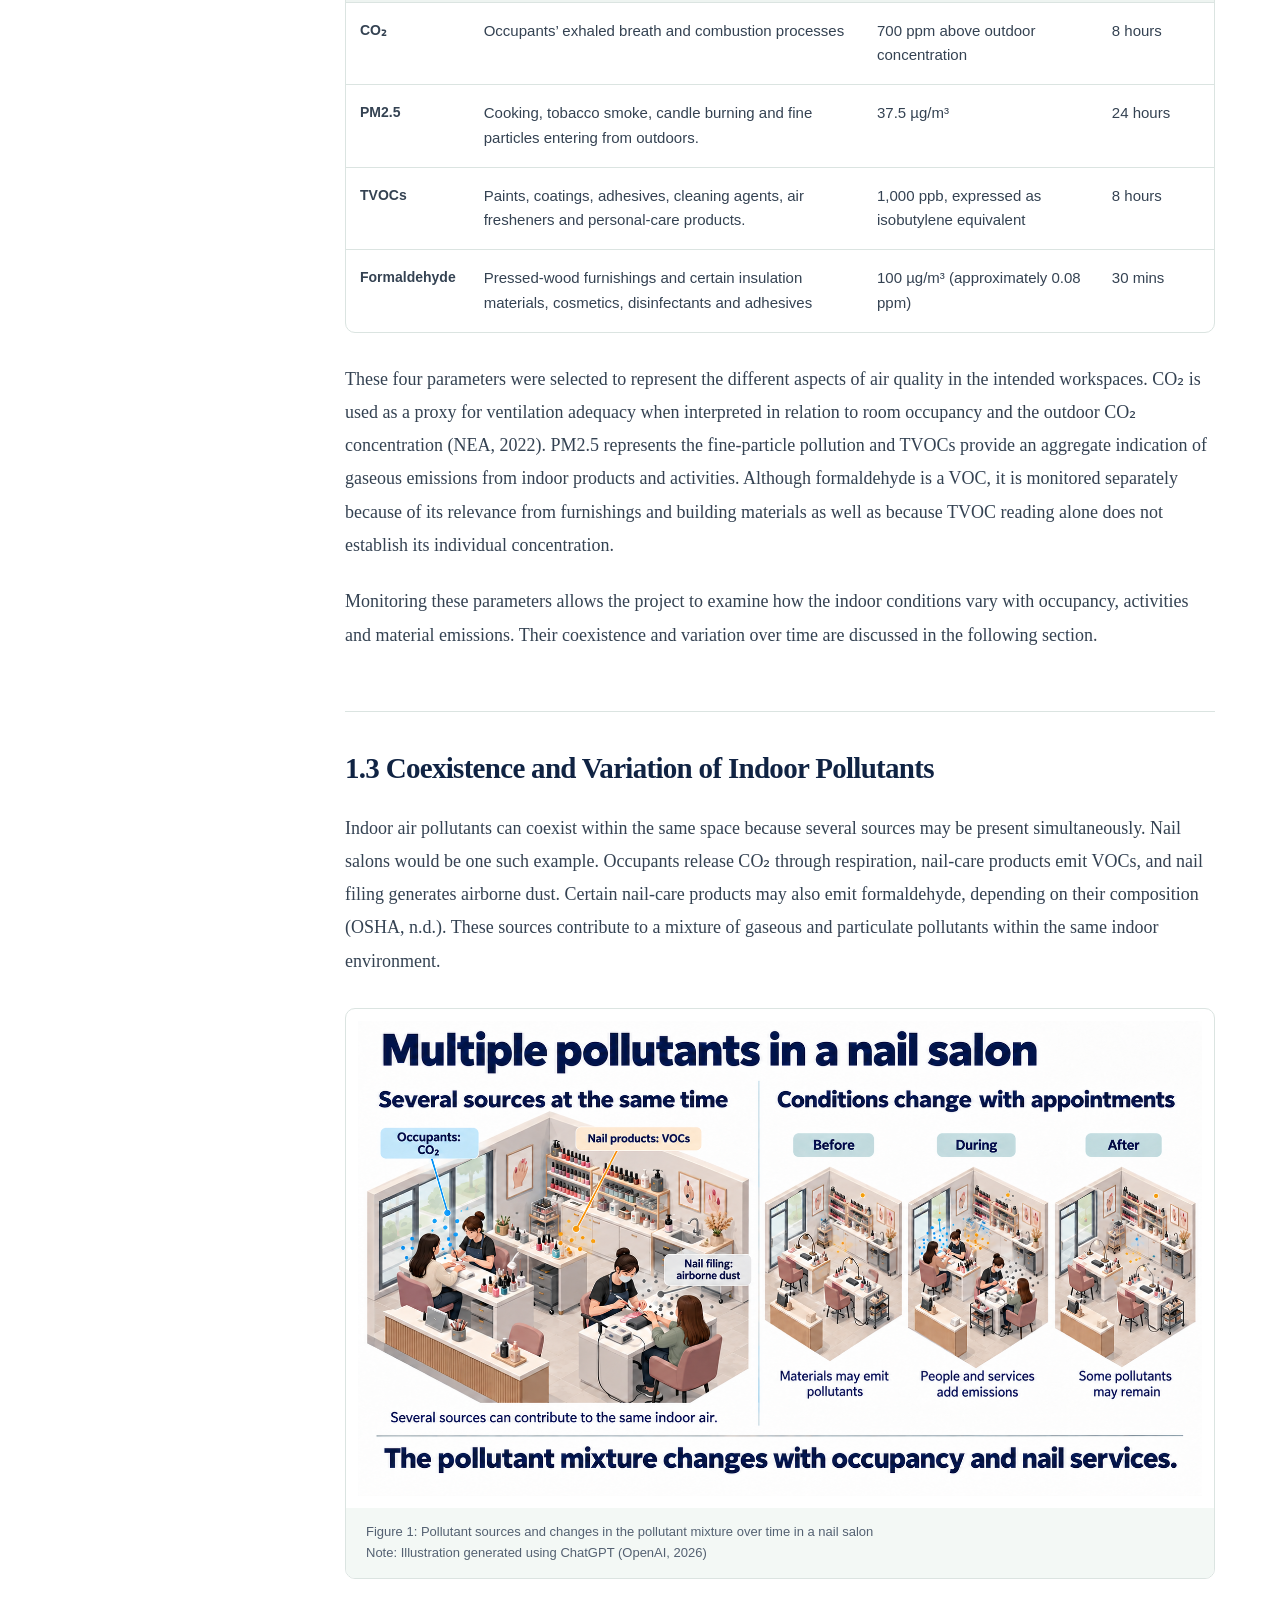
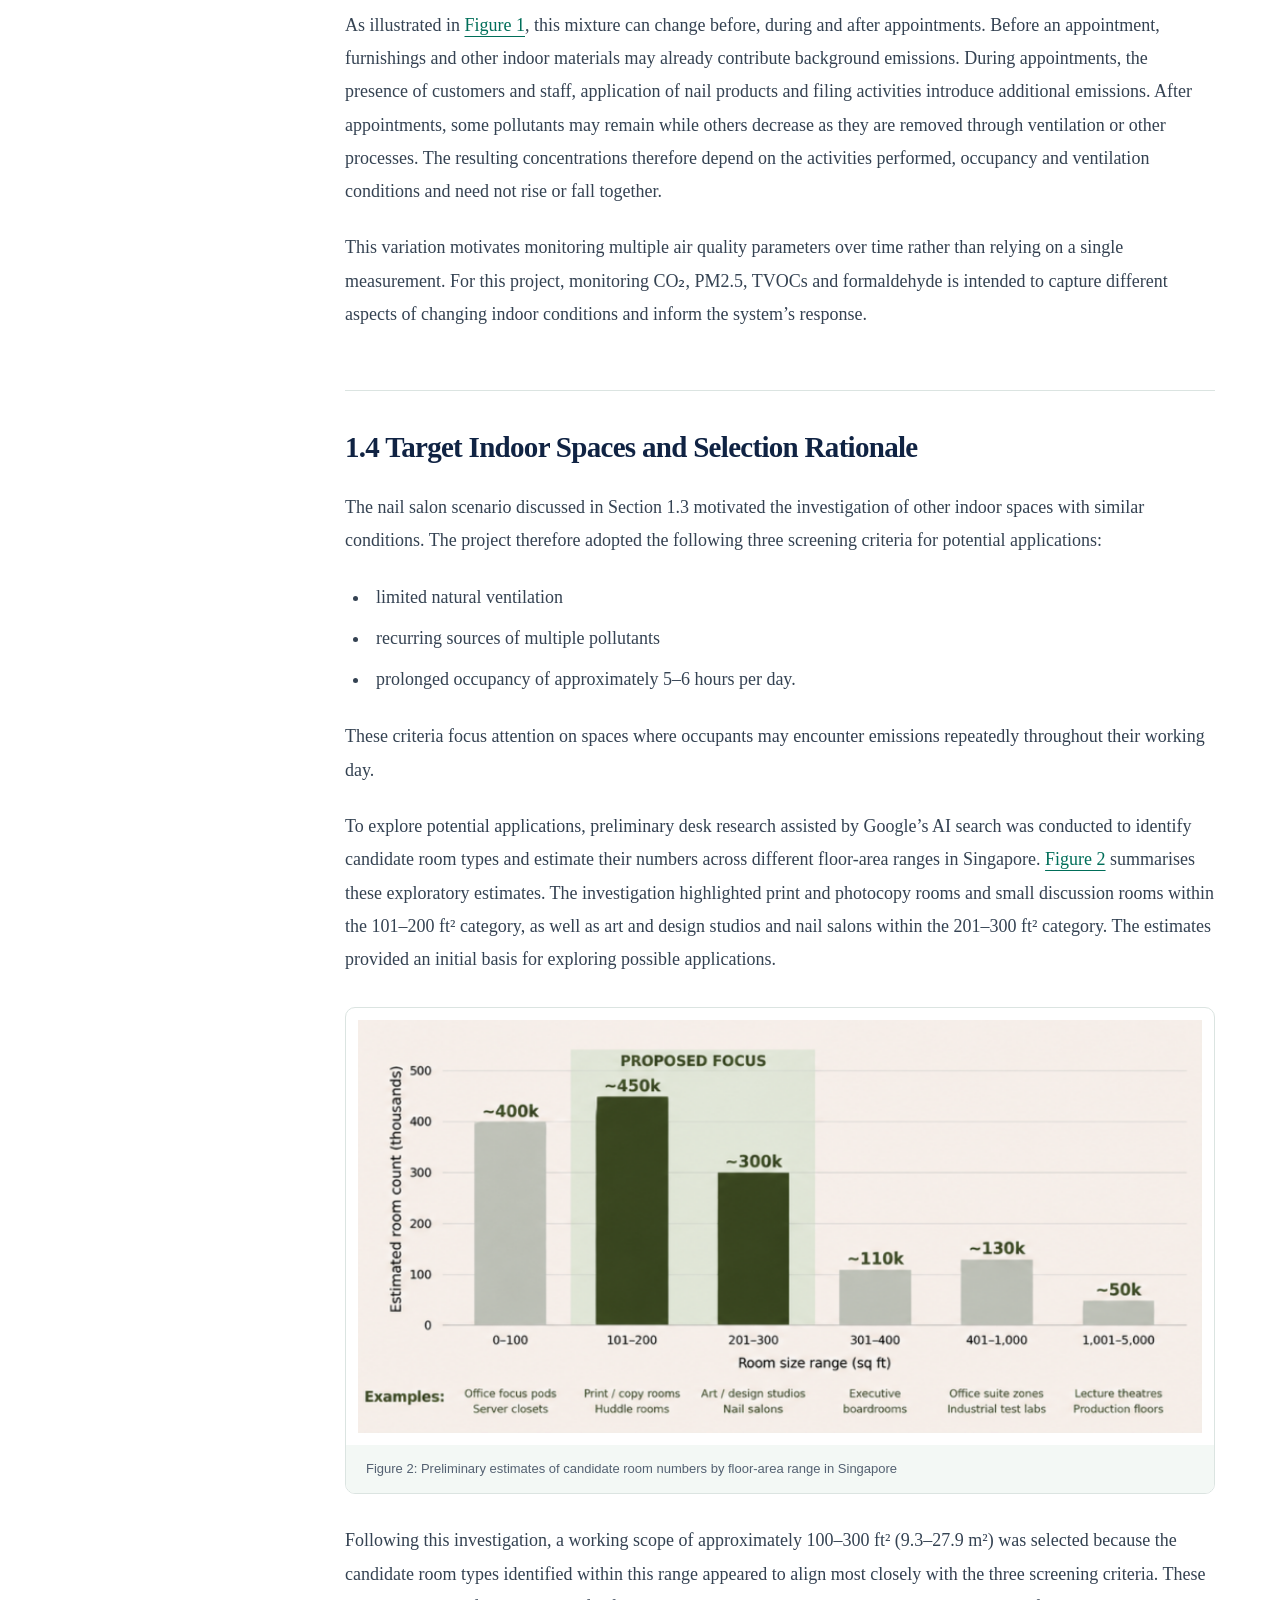
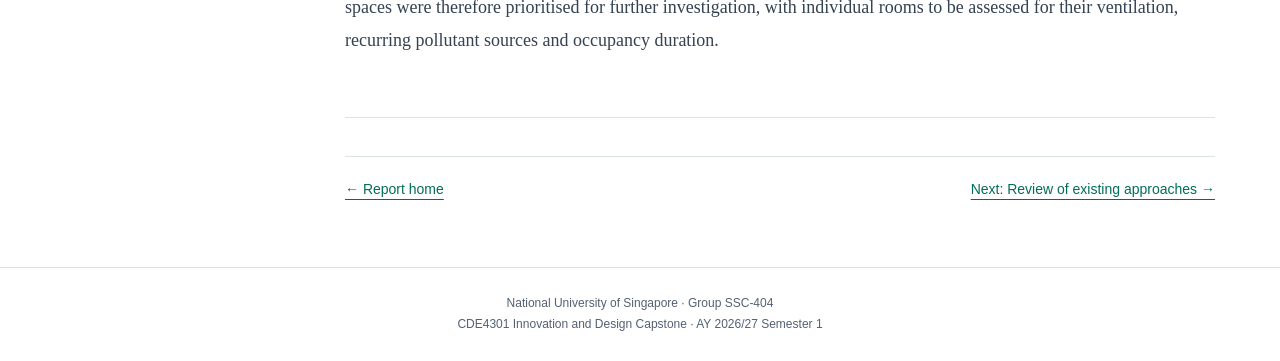
<file: introduction.html>
<!DOCTYPE html>
<html lang="en">
<head>
<meta charset="utf-8">
<meta name="viewport" content="width=device-width, initial-scale=1">
<meta name="description" content="CDE4301 interim report: Design and Evaluation of a Modular Botanical Air-Treatment System, Group SSC-404, National University of Singapore.">
<title>Section 1 · Introduction | CDE4301</title>
<style>
:root{--navy:#102343;--green:#006e59;--muted:#546172;--line:#dbe4e1;--pale:#f3f8f5;--header-height:130px}*{box-sizing:border-box}html{scroll-behavior:smooth;scroll-padding-top:calc(var(--header-height) + 24px)}body{margin:0;color:var(--navy);background:#fff;font-family:Georgia,'Times New Roman',serif}a{color:inherit;text-underline-offset:5px}button{font:inherit;cursor:pointer}a:focus-visible,button:focus-visible{outline:3px solid #bd8a23;outline-offset:5px}button,a{-webkit-tap-highlight-color:transparent}.skip{position:fixed;top:-80px;left:15px;z-index:100;background:white;padding:12px}.skip:focus{top:10px}.site-header{position:sticky;top:0;z-index:50;background:rgba(255,255,255,.98);box-shadow:0 3px 12px #1023430c}.topbar,.navigation{max-width:1440px;margin:auto;padding:0 42px}.topbar{min-height:74px;display:flex;align-items:center;justify-content:space-between;gap:24px;border-bottom:1px solid #edf0ef}.brand{display:flex;align-items:center;gap:15px;text-decoration:none;font-weight:700;font-size:clamp(18px,2vw,28px)}.brand svg{width:38px;flex-shrink:0}.print-button{display:flex;align-items:center;gap:9px;white-space:nowrap;background:white;color:#005943;border:1px solid #00634e;border-radius:9px;padding:10px 16px;font:600 14px Arial,sans-serif}.print-button svg{width:19px;height:19px}.nav-list{display:flex;justify-content:space-between;list-style:none;padding:0;margin:0;gap:10px}.nav-item{position:relative;display:flex;align-items:center;min-height:56px}.nav-link{padding:18px 9px;text-decoration:none;font-size:17px;white-space:nowrap}.nav-link[aria-current=page]{color:var(--green);font-weight:bold}.nav-link[aria-current=page]:after{content:'';position:absolute;bottom:0;left:4px;right:4px;height:4px;border-radius:2px;background:var(--green)}.toggle{border:0;background:none;color:var(--green);padding:14px 6px;font-size:14px}.dropdown{position:absolute;top:100%;left:0;width:285px;max-height:70vh;overflow:auto;list-style:none;padding:8px;margin:0;background:white;border:1px solid var(--line);border-radius:9px;box-shadow:0 10px 24px #10234316;display:none}.nav-item:last-child .dropdown{left:auto;right:0}.nav-item.open .dropdown{display:block}.dropdown a{display:block;padding:11px 12px;text-decoration:none;line-height:1.4;font:14px/1.5 Arial,sans-serif;border-radius:5px}.dropdown a:hover,.dropdown a:focus{background:var(--pale);color:var(--green)}.mobile-toggle{display:none}.cover{max-width:1440px;margin:auto;padding:44px 42px 32px;position:relative;overflow:hidden;text-align:center}.cover-content{position:relative;z-index:1}.university{display:flex;justify-content:center;align-items:center;min-height:103px;margin:0 auto 26px}.university img{width:260px;max-height:116px;object-fit:contain}.university-fallback{display:flex;gap:15px;align-items:center;text-align:left}.university-fallback strong{font:700 57px Arial,sans-serif;letter-spacing:-3px;border-right:1px solid #b8c5ce;padding-right:17px}.university-fallback span{font:16px/1.35 Arial,sans-serif}.eyebrow{font:12px/1.8 Arial,sans-serif;letter-spacing:2.7px;text-transform:uppercase;margin:12px 0 23px}.eyebrow:before,.eyebrow:after{content:'';display:inline-block;vertical-align:middle;width:60px;height:1px;background:#8fb6a4;margin:0 18px}h1{font-size:clamp(38px,4.6vw,68px);line-height:1.1;letter-spacing:-1.5px;max-width:1000px;margin:0 auto 12px}h1 span{display:block}.subtitle{font-size:clamp(23px,2.9vw,38px);font-style:italic;color:var(--muted);margin:10px 0 20px}.badge{display:inline-block;background:#dfecdf;color:#00543e;border-radius:30px;padding:7px 24px;font-size:23px;font-weight:bold}.academic{font-size:19px;color:var(--muted);margin:14px 0 30px}.actions{display:flex;justify-content:center;align-items:center;gap:30px;margin-bottom:42px}.primary{background:var(--green);color:white;border:1px solid var(--green);padding:14px 36px;border-radius:8px;text-decoration:none;font-size:20px;font-weight:bold;box-shadow:0 3px 6px #006e5912}.primary:hover{background:#005542}.text-button{border:0;background:none;color:#00634e;text-decoration:underline;font-size:18px;font-weight:bold}.team-heading{display:flex;align-items:center;gap:20px;font:600 13px Arial,sans-serif;letter-spacing:3px;margin:0 0 26px}.team-heading:before,.team-heading:after{content:'';height:1px;flex:1;background:#a7c1b4}.team{display:grid;grid-template-columns:repeat(3,1fr);gap:20px;text-align:left}.person{display:flex;align-items:center;gap:20px;padding:22px;border:1px solid #d5dddd;border-radius:15px;background:#ffffffed}.portrait{height:96px;width:96px;flex-shrink:0;border-radius:50%;overflow:hidden;display:grid;place-items:center;background:#edf0f2}.portrait img{width:100%;height:100%;object-fit:cover}.portrait span{font:700 25px Arial,sans-serif;color:white}.portrait.black{background:linear-gradient(140deg,#646b70,#161c21)}.portrait.yellow{background:linear-gradient(140deg,#efd574,#b18720)}.portrait.red{background:linear-gradient(140deg,#d97065,#9f302d)}.person h3{font-size:23px;margin:0 0 8px}.person p{font-size:16px;color:var(--muted);margin:0;line-height:1.5}.scroll-cue{display:inline-block;font:12px Arial,sans-serif;letter-spacing:.5px;color:var(--muted);margin:28px auto 0;text-decoration:none}.botanical{position:absolute;right:-25px;top:145px;width:310px;height:440px;color:#8fb58d;opacity:.4;pointer-events:none}.reading-section{border-top:1px solid var(--line);padding:72px 24px 76px}.reading-section.ack{background:var(--pale)}.reading-inner{max-width:790px;margin:auto}.section-kicker{font:11px Arial,sans-serif;text-transform:uppercase;letter-spacing:2px;color:var(--green);margin:0 0 14px}h2{font-size:37px;letter-spacing:-.7px;margin:0 0 27px}.prose{font-size:18px;line-height:1.85;color:#344252}.prose p{margin:0 0 21px}.section-end{display:flex;justify-content:space-between;align-items:center;gap:24px;margin-top:38px;padding-top:24px;border-top:1px solid var(--line);font:14px Arial,sans-serif}.section-end a{color:var(--green)}footer{padding:25px;text-align:center;color:var(--muted);font:12px/1.8 Arial,sans-serif;border-top:1px solid var(--line)}dialog{width:min(440px,calc(100% - 32px));border:1px solid var(--line);border-radius:14px;padding:28px;color:var(--navy);box-shadow:0 20px 80px #10234330}dialog::backdrop{background:#10234360}dialog h2{font-size:26px;margin-bottom:15px}dialog p{font:16px/1.65 Arial,sans-serif}dialog button{font-size:16px;margin-top:10px} [hidden]{display:none!important}
@media(min-width:1100px){.cover{min-height:calc(100svh - 130px);display:flex;align-items:center;justify-content:center}.cover-content{width:100%}}
@media(max-width:1100px){.topbar,.navigation{padding-left:22px;padding-right:22px}.nav-list{gap:1px}.nav-link{font-size:15px;padding-left:5px;padding-right:5px}.person{gap:13px;padding:17px}.portrait{width:68px;height:68px}.person h3{font-size:20px}.person p{font-size:14px}.cover{padding:35px 24px}.eyebrow:before,.eyebrow:after{width:25px;margin:0 10px}}
@media(max-width:780px){.topbar{min-height:72px;padding:14px 18px;gap:10px}.brand{font-size:17px;max-width:260px;line-height:1.3;gap:9px}.brand svg{width:28px}.print-button{padding:9px;font-size:12px}.print-button .pdf-label{display:none}.navigation{padding:0 18px}.mobile-toggle{display:flex;justify-content:space-between;width:100%;padding:13px 0;border:0;background:none;color:var(--green);font:600 14px Arial,sans-serif}.nav-list{display:none;max-height:65vh;overflow:auto;padding-bottom:15px}.navigation.expanded .nav-list{display:block}.nav-item{flex-wrap:wrap;min-height:42px}.nav-link{flex:1;font:15px Arial,sans-serif;padding:14px 8px}.nav-link[aria-current=page]:after{display:none}.toggle{padding:14px 20px}.dropdown,.nav-item:last-child .dropdown{position:static;width:100%;box-shadow:none;margin:0 0 8px;border:0;border-left:2px solid #cddfd4;border-radius:0;max-height:none}.cover{padding:36px 20px 24px}.eyebrow{font-size:10px;letter-spacing:1.5px}.eyebrow:before,.eyebrow:after{display:none}h1{letter-spacing:-1px}.academic{font-size:16px;line-height:1.8}.badge{font-size:20px}.actions{gap:18px;flex-wrap:wrap;margin-bottom:36px}.primary{font-size:17px;padding:13px 24px}.text-button{font-size:16px}.team{grid-template-columns:1fr;max-width:440px;margin:auto;gap:12px}.person{padding:15px 20px}.person h3{font-size:21px}.person p{font-size:15px}.portrait{height:66px;width:66px}.university-fallback strong{font-size:46px}.university-fallback span{font-size:13px}.university{min-height:70px;margin-bottom:25px}.botanical{opacity:.18;right:-150px;top:170px}.team-heading{font-size:11px;gap:12px;letter-spacing:2px}.reading-section{padding:48px 24px}.prose{font-size:17px;line-height:1.8}h2{font-size:31px}.section-end{align-items:flex-start}.university img{max-width:220px}}
@media(prefers-reduced-motion:reduce){html{scroll-behavior:auto}}
@media print{.site-header,.actions,.scroll-cue,.section-end,.skip,dialog,.botanical{display:none!important}.cover{min-height:0;padding:30px 0;break-after:page}.reading-section{padding:20px 0;border:0;background:white!important}.reading-inner{max-width:none}.team{gap:12px}.person{padding:12px}.portrait{height:50px;width:50px}.person h3{font-size:17px}.person p{font-size:12px}.prose{font-size:12pt;line-height:1.6}h1{font-size:38pt}h2{break-after:avoid}p{orphans:3;widows:3}footer{margin-top:30px}}

/* Face-centred framing using each original photograph's proportions.
   Percentage positioning preserves the crop at desktop and mobile sizes. */
.portrait{position:relative}
.portrait img{position:absolute;left:50%;top:50%;height:auto;max-width:none;object-fit:initial;transform-origin:center}
.portrait[data-image-slot="shadman"] img{width:190%;transform:translate(-49%,-54.5%)}
.portrait[data-image-slot="shawn"] img{width:210%;transform:translate(-52.5%,-48.5%)}
.portrait[data-image-slot="yibin"] img{width:210%;transform:translate(-52%,-35%)}

.university img{width:360px;height:auto;max-height:none;max-width:90vw}.university{margin-top:-35px;margin-bottom:0}
@media(max-width:780px){.university img{width:300px;max-width:90vw}}

.section-hero{max-width:1320px;margin:auto;padding:58px 40px 42px;border-bottom:1px solid var(--line)}
.section-hero h1{font-size:clamp(32px,3.6vw,51px);max-width:none;margin:0;line-height:1.15;letter-spacing:-1px}
.section-deck{font:17px/1.7 Arial,sans-serif;color:var(--muted);margin:20px 0 0}
.report-layout{max-width:1320px;margin:auto;display:grid;grid-template-columns:245px minmax(0,1fr);gap:60px;padding:42px 40px 70px}
.section-sidebar{align-self:start;position:sticky;top:calc(var(--header-height) + 25px);font:13px/1.6 Arial,sans-serif;max-height:calc(100vh - var(--header-height) - 45px);overflow:auto}
.section-sidebar>p{font-size:10px;letter-spacing:2px;color:var(--green);margin:0 0 18px}.section-sidebar ol{list-style:none;padding:0;margin:0;border-left:1px solid var(--line)}.section-sidebar a{display:block;padding:9px 14px;text-decoration:none;color:var(--muted)}.section-sidebar a:hover,.section-sidebar a:focus{color:var(--green);background:var(--pale)}
.report-body{min-width:0;max-width:870px}.report-subsection{padding-bottom:36px;margin-bottom:38px;border-bottom:1px solid var(--line)}.report-subsection h2{font-size:29px;line-height:1.3;margin:0 0 24px}.report-subsection>p{font-size:18px;line-height:1.85;color:#344252;margin:0 0 23px}.report-subsection p a{color:var(--green)}
figure{margin:30px 0;background:#fff;border:1px solid var(--line);border-radius:10px;overflow:hidden}figure>a{display:block;padding:12px}figure img{display:block;width:100%;height:auto;max-height:620px;object-fit:contain}figcaption{background:var(--pale);padding:14px 20px;font:13px/1.6 Arial,sans-serif;color:var(--muted)}
@media(max-width:1000px){.report-layout{grid-template-columns:190px minmax(0,1fr);gap:30px;padding-left:25px;padding-right:25px}.section-hero{padding-left:25px;padding-right:25px}}
@media(max-width:780px){.section-hero{padding:36px 24px 30px}.section-hero h1 br{display:none}.report-layout{display:block;padding:28px 24px 45px}.section-sidebar{position:static;max-height:none;margin-bottom:38px}.section-sidebar ol{display:grid;grid-template-columns:1fr 1fr;gap:4px}.section-sidebar a{padding:8px;font-size:12px}.report-subsection h2{font-size:26px}.report-subsection>p{font-size:17px}.report-subsection{margin-bottom:30px;padding-bottom:25px}figure>a{padding:5px}}
@media print{.section-sidebar{display:none}.report-layout{display:block;padding:0}.section-hero{padding:0 0 30px}.report-subsection>p{font-size:12pt}.report-subsection h2{font-size:19pt}figure{break-inside:avoid}figure img{max-height:400px}.report-subsection{border:0}.section-hero h1{font-size:28pt}}
.table-scroll{overflow-x:auto;margin:28px 0 30px;border:1px solid var(--line);border-radius:10px}.table-scroll:focus-visible{outline:3px solid #bd8a23;outline-offset:3px}table{width:100%;border-collapse:collapse;font:15px/1.65 Arial,sans-serif;color:#344252}caption{text-align:left;padding:18px 20px;background:var(--pale);color:var(--navy);font-weight:bold}caption span{display:block;font-size:12px;font-weight:normal;color:var(--muted);margin-top:6px}th,td{text-align:left;vertical-align:top;padding:16px 14px;border-bottom:1px solid var(--line)}thead{background:#eef4f1;color:var(--green);font-size:13px}tbody th{font-size:14px}tbody tr:last-child>*{border-bottom:0}.screening{font-size:18px;line-height:1.85;color:#344252;padding-left:25px;margin-bottom:24px}.screening li{padding-left:6px;margin-bottom:8px}@media(max-width:780px){table{min-width:620px}.screening{font-size:17px}}@media print{.table-scroll{overflow:visible}table{min-width:0;font-size:10pt}th,td{padding:8px}thead{display:table-header-group}tr{break-inside:avoid}.screening{font-size:12pt}}
</style>
<style>[id^="appendix-"], [id^="figure-"], [id^="table-"], [id^="equation-"] { scroll-margin-top: 24px; }</style></head>
<body>
<a class="skip" href="#main">Skip to content</a>
<header class="site-header" id="site-header">
<div class="topbar"><a class="brand" href="index.html" aria-label="CDE4301 report home"><svg viewbox="0 0 40 44" aria-hidden="true"><path fill="#629e7c" d="M20 23V9L37 0v16L20 29Z"></path><path fill="#37795b" d="m20 23 17-23-9 21-8 8Z"></path><path fill="#8bb998" d="M17 43 1 32V15l16 9Z"></path><path fill="#4d8a68" d="M17 43 1 15l16 9Z"></path></svg><span>CDE4301 · Modular Botanical Air Treatment</span></a>
<button class="print-button" type="button" data-pdf><svg viewbox="0 0 24 24" fill="none" stroke="currentColor" stroke-width="1.5" aria-hidden="true"><path d="M6 9V3h12v6M6 18H3V9h18v9h-3M6 14h12v8H6zM17 12h1"></path></svg><span>Print Report<span class="pdf-label"> (PDF)</span></span></button></div>
<nav class="navigation" aria-label="Report navigation"><button class="mobile-toggle" aria-expanded="false" aria-controls="nav-list">Explore the report <span aria-hidden="true">☰</span></button><ul class="nav-list" id="nav-list"><li class="nav-item"><a class="nav-link" href="index.html">Home</a></li></ul></nav>
</header>
<main id="main" class="introduction-page"><div class="section-hero"><p class="section-kicker">CDE4301 · Interim report · Section 1</p><h1>Introduction</h1><p class="section-deck">Indoor air quality, pollutants of interest and the rationale for the target spaces.</p></div><div class="report-layout"><aside class="section-sidebar" aria-label="On this page"><p>IN THIS SECTION</p><ol><li><a href="#significance">1.1 Significance of Indoor Air Quality</a></li><li><a href="#pollutants">1.2 Air Pollutants of Interest</a></li><li><a href="#coexistence">1.3 Coexistence and Variation of Indoor Pollutants</a></li><li><a href="#target-spaces">1.4 Target Indoor Spaces and Selection Rationale</a></li></ol></aside><article class="report-body"><section class="report-subsection" id="significance" aria-labelledby="heading-significance"><h2 id="heading-significance">1.1 Significance of Indoor Air Quality</h2><p>Indoor Air Quality (IAQ) describes the condition of air within buildings in relation to the people who occupy them. IAQ is assessed by measuring airborne pollutant concentrations and environmental parameters such as temperature, relative humidity and comparing the measurements with the relevant recommended limits (NEA, n.d.). Good IAQ is crucial to human health and well-being, with implications for respiratory and cardiovascular health as well as cognitive performance (EPA, 2026; Allen et al., 2016). However, indoor air pollution remains a major yet overlooked concern, while outdoor sources such as urban traffic and industrial emissions receive greater attention. A 2025 World Health Organization (WHO) publication cited an estimated 3.2 million deaths annually associated with household air pollution from polluting cooking fuels (Cowell &amp; Singh, 2025). More broadly, daily activities such as cooking, heating and cleaning can release pollutants that accumulate when ventilation is inadequate, often without visible signs (EPA, 2026).</p><p>In Singapore, the hot and humid climate encourages reliance on air-conditioning in indoor environments such as shopping malls, homes, schools and offices. People in Singapore have been estimated to spend approximately 90% of their time indoors (Qing, 2023). In these spaces, insufficient outdoor air-ventilation can allow pollutants from daily activities, furnishings and equipment to accumulate despite the room being cooled. Dyson’s connected-purifier study found that Singapore’s average indoor PM2.5 concentration in 2022 was 36% higher than outdoor levels, ranking fourth among the countries studied for this disparity (Dyson, 2024). These findings reinforce the importance of maintaining good IAQ. Local concerns were further highlighted in a 2024 report describing a family whose children repeatedly fell ill in a home with elevated formaldehyde levels associated with wooden furnishings (Seah &amp; Tang, 2024). This underscores the relevance of the National Environment Agency’s guidance on maintaining adequate ventilation and adapting IAQ management measures to each space’s occupancy, activities and environmental conditions (NEA, 2026).</p></section><section class="report-subsection" id="pollutants" aria-labelledby="heading-pollutants"><h2 id="heading-pollutants">1.2 Air Pollutants of Interest</h2><p>Indoor environments contain a range of airborne pollutants originating from occupants, activities, materials and outdoor air. This project focuses on four air quality parameters: carbon dioxide (CO₂), fine particulate matter (PM2.5), total volatile organic compounds (TVOCs) and formaldehyde. <a href="#table-1">Table 1</a> summarises their common sources, acceptable limits and corresponding average periods to guide the interpretation of measured concentrations.</p><div class="table-scroll" role="region" aria-label="Table 1: Air quality parameters" tabindex="0"><table id="table-1"><caption>Table 1: Common sources and acceptable limits for the selected air quality parameters <span>(SS 554:2016+A1:2021, Annex C.1, pp. 34–35; US EPA, “Indoor Particulate Matter” (n.d.).)</span></caption><thead><tr><th scope="col">Parameters</th><th scope="col">Common sources</th><th scope="col">Acceptable limits</th><th scope="col">Averaging periods</th></tr></thead><tbody><tr><th scope="row">CO₂</th><td>Occupants’ exhaled breath and combustion processes</td><td>700 ppm above outdoor concentration</td><td>8 hours</td></tr><tr><th scope="row">PM2.5</th><td>Cooking, tobacco smoke, candle burning and fine particles entering from outdoors.</td><td>37.5 µg/m³</td><td>24 hours</td></tr><tr><th scope="row">TVOCs</th><td>Paints, coatings, adhesives, cleaning agents, air fresheners and personal-care products.</td><td>1,000 ppb, expressed as isobutylene equivalent</td><td>8 hours</td></tr><tr><th scope="row">Formaldehyde</th><td>Pressed-wood furnishings and certain insulation materials, cosmetics, disinfectants and adhesives</td><td>100 µg/m³ (approximately 0.08 ppm)</td><td>30 mins</td></tr></tbody></table></div><p>These four parameters were selected to represent the different aspects of air quality in the intended workspaces. CO₂ is used as a proxy for ventilation adequacy when interpreted in relation to room occupancy and the outdoor CO₂ concentration (NEA, 2022). PM2.5 represents the fine-particle pollution and TVOCs provide an aggregate indication of gaseous emissions from indoor products and activities. Although formaldehyde is a VOC, it is monitored separately because of its relevance from furnishings and building materials as well as because TVOC reading alone does not establish its individual concentration.</p><p>Monitoring these parameters allows the project to examine how the indoor conditions vary with occupancy, activities and material emissions. Their coexistence and variation over time are discussed in the following section.</p></section><section class="report-subsection" id="coexistence" aria-labelledby="heading-coexistence"><h2 id="heading-coexistence">1.3 Coexistence and Variation of Indoor Pollutants</h2><p>Indoor air pollutants can coexist within the same space because several sources may be present simultaneously. Nail salons would be one such example. Occupants release CO₂ through respiration, nail-care products emit VOCs, and nail filing generates airborne dust. Certain nail-care products may also emit formaldehyde, depending on their composition (OSHA, n.d.). These sources contribute to a mixture of gaseous and particulate pollutants within the same indoor environment.</p><figure id="figure-1"><a href="assets/figure-1-nail-salon.png" target="_blank" rel="noopener" aria-label="Open Figure 1 at full size"><img src="assets/figure-1-nail-salon.png" alt="Pollutant sources and changes in the pollutant mixture over time in a nail salon" loading="lazy" decoding="async" width="1672" height="941"></a><figcaption>Figure 1: Pollutant sources and changes in the pollutant mixture over time in a nail salon<br>Note: Illustration generated using ChatGPT (OpenAI, 2026)</figcaption></figure><p>As illustrated in <a href="#figure-1">Figure 1</a>, this mixture can change before, during and after appointments. Before an appointment, furnishings and other indoor materials may already contribute background emissions. During appointments, the presence of customers and staff, application of nail products and filing activities introduce additional emissions. After appointments, some pollutants may remain while others decrease as they are removed through ventilation or other processes. The resulting concentrations therefore depend on the activities performed, occupancy and ventilation conditions and need not rise or fall together.</p><p>This variation motivates monitoring multiple air quality parameters over time rather than relying on a single measurement. For this project, monitoring CO₂, PM2.5, TVOCs and formaldehyde is intended to capture different aspects of changing indoor conditions and inform the system’s response.</p></section><section class="report-subsection" id="target-spaces" aria-labelledby="heading-target-spaces"><h2 id="heading-target-spaces">1.4 Target Indoor Spaces and Selection Rationale</h2><p>The nail salon scenario discussed in Section 1.3 motivated the investigation of other indoor spaces with similar conditions. The project therefore adopted the following three screening criteria for potential applications:</p><ul class="screening"><li>limited natural ventilation</li><li>recurring sources of multiple pollutants</li><li>prolonged occupancy of approximately 5–6 hours per day.</li></ul><p>These criteria focus attention on spaces where occupants may encounter emissions repeatedly throughout their working day.</p><p>To explore potential applications, preliminary desk research assisted by Google’s AI search was conducted to identify candidate room types and estimate their numbers across different floor-area ranges in Singapore. <a href="#figure-2">Figure 2</a> summarises these exploratory estimates. The investigation highlighted print and photocopy rooms and small discussion rooms within the 101–200 ft² category, as well as art and design studios and nail salons within the 201–300 ft² category. The estimates provided an initial basis for exploring possible applications.</p><figure id="figure-2"><a href="assets/figure-2-target-spaces.png" target="_blank" rel="noopener" aria-label="Open Figure 2 at full size"><img src="assets/figure-2-target-spaces.png" alt="Preliminary estimates of candidate room numbers by floor-area range in Singapore" loading="lazy" decoding="async" width="807" height="395"></a><figcaption>Figure 2: Preliminary estimates of candidate room numbers by floor-area range in Singapore</figcaption></figure><p>Following this investigation, a working scope of approximately 100–300 ft² (9.3–27.9 m²) was selected because the candidate room types identified within this range appeared to align most closely with the three screening criteria. These spaces were therefore prioritised for further investigation, with individual rooms to be assessed for their ventilation, recurring pollutant sources and occupancy duration.</p></section><div class="section-end"><a href="index.html">← Report home</a><a href="review.html" data-report-page>Next: Review of existing approaches →</a></div></article></div></main>
<footer>National University of Singapore · Group SSC-404<br>CDE4301 Innovation and Design Capstone · AY 2026/27 Semester 1</footer>
<dialog id="notice" aria-labelledby="notice-title"><h2 id="notice-title">Report in preparation</h2><p id="notice-text"></p><form method="dialog"><button class="primary">Close</button></form></dialog>
<script>
/* Team portraits are embedded in the HTML. Override them below only if desired.
   EDIT ASSETS HERE. Leave an empty string until each file is available.
   Recommended names: images/nus-logo.png, images/shadman.png,
   images/shawn.png, images/yi-bin.png, files/CDE4301_Interim_Report.pdf.
   No empty src attributes or broken-image icons are rendered.
   Add each completed section filename to readyPages to enable its links.
   All CSS and JS are contained in this file; no build tools are required. */
const CONFIG = {
  images: { university: '', shadman: '', shawn: '', yibin: '' },
  reportPDF: 'files/CDE4301_Interim_Report.pdf',
  readyPages: ["report.html", "index.html", "engineering-design.html", "validation.html", "progress.html", "introduction.html", "review.html", "references.html", "project-definition.html", "concept-development.html", "appendices.html"] // e.g. ['introduction.html', 'concept-development.html']
};
// Future section filenames and subsection anchor IDs. Use these IDs in later pages.
const SECTIONS = [
 ['Introduction','introduction.html',[['1.1 Significance of indoor air quality','significance'],['1.2 Air pollutants of interest','pollutants'],['1.3 Coexistence and variation','coexistence'],['1.4 Target indoor spaces','target-spaces']]],
 ['Review','review.html',[['2.1 Current approaches and limitations','current-approaches'],['2.2 Active botanical filtration','botanical-filtration'],['2.3 Existing botanical systems','existing-systems'],['2.4 Challenges and project gaps','project-gaps']]],
 ['Objectives','project-definition.html',[['3.1 Problem statement and objectives','problem'],['3.2 Project scope','scope'],['3.3 Design considerations','considerations'],['3.4 Measurable requirements','requirements']]],
 ['Concept','concept-development.html',[['4.1 Reference system and plant','reference-system'],['4.2 Configuration selection','configuration'],['4.3 System architecture','architecture'],['4.4 Concept features and rationale','rationale']]],
 ['Design','engineering-design.html',[['5.1 Plant-module construction','plant-module'],['5.2 Irrigation design','irrigation'],['5.3 Airflow and treatment performance','airflow'],['5.4 Baffle development and CFD','baffle'],['5.5 Fan selection and control','fan'],['5.6 Lighting design and calibration','lighting'],['5.7 Base-module design','base'],['5.8 Sensor integration','sensors']]],
 ['Validation','validation.html',[['6.1 Objectives and metrics','metrics'],['6.2 Experiment 1: Fan flow rate','experiment-1'],['6.3 Experiment 2: Room scaling','experiment-2'],['6.4 Experiment 3: Module count','experiment-3'],['6.5 Sizing guide','sizing-guide']]],
 ['Progress','progress.html',[['7.1 Prototyping progress','prototyping'],['7.2 Mapping progress to objectives','objectives-mapping'],['7.3 Outstanding technical questions','technical-questions'],['7.4 Remaining work and sequence','remaining-work']]]
];
const nav=document.getElementById('nav-list');
for(const [label,file,items] of SECTIONS){
 const li=document.createElement('li');li.className='nav-item';
 const a=document.createElement('a');a.className='nav-link';a.href=file;a.textContent=label;if(file==='introduction.html')a.setAttribute('aria-current','page');a.dataset.reportPage='';li.append(a);
 const button=document.createElement('button');button.className='toggle';button.type='button';button.textContent='⌄';button.setAttribute('aria-label',`Show ${label} subsections`);button.setAttribute('aria-expanded','false');button.setAttribute('aria-controls',`menu-${label.toLowerCase()}`);li.append(button);
 const list=document.createElement('ul');list.className='dropdown';list.id=`menu-${label.toLowerCase()}`;
 for(const [text,id] of items){const item=document.createElement('li'),link=document.createElement('a');link.textContent=text;link.href=`${file}#${id}`;link.dataset.reportPage='';item.append(link);list.append(item)}li.append(list);nav.append(li);
}
const more=document.createElement('li');more.className='nav-item';more.innerHTML='<button class="nav-link toggle" type="button" aria-expanded="false" aria-controls="menu-more">More ⌄</button><ul class="dropdown" id="menu-more"><li><a href="index.html#acknowledgements">Acknowledgements</a></li><li><a href="index.html#abstract">Abstract</a></li><li><a href="report.html" data-report-page>Full report</a></li><li><a href="references.html" data-report-page>References</a></li><li><a href="appendices.html" data-report-page>Appendices</a></li></ul>';nav.append(more);
const closeMenus=()=>{document.querySelectorAll('.nav-item.open').forEach(item=>{item.classList.remove('open');item.querySelector('.toggle').setAttribute('aria-expanded','false')})};
for(const item of document.querySelectorAll('.nav-item')){
 const toggle=item.querySelector('.toggle');if(!toggle)continue;
 const open=()=>{closeMenus();item.classList.add('open');toggle.setAttribute('aria-expanded','true')};
 const close=()=>{item.classList.remove('open');toggle.setAttribute('aria-expanded','false')};
 toggle.addEventListener('click',()=>item.classList.contains('open')?close():open());
 item.addEventListener('pointerenter',e=>{if(e.pointerType==='mouse'&&matchMedia('(min-width:781px)').matches)open()});
 item.addEventListener('pointerleave',e=>{if(e.pointerType==='mouse'&&!item.contains(document.activeElement))close()});
 item.addEventListener('focusout',e=>{if(!item.contains(e.relatedTarget))close()});
}
document.addEventListener('click',e=>{if(!e.target.closest('.nav-item'))closeMenus()});
document.addEventListener('keydown',e=>{if(e.key==='Escape'){const open=document.querySelector('.nav-item.open');if(open){open.querySelector('.toggle').focus();closeMenus()}}});
const mobile=document.querySelector('.mobile-toggle'),navigation=document.querySelector('.navigation');
mobile.addEventListener('click',()=>{const open=navigation.classList.toggle('expanded');mobile.setAttribute('aria-expanded',String(open))});
const notice=document.getElementById('notice');
function showNotice(message){document.getElementById('notice-text').textContent=message;notice.showModal()}
document.querySelectorAll('[data-report-page]').forEach(link=>link.addEventListener('click',e=>{const file=link.getAttribute('href').split('#')[0];if(!CONFIG.readyPages.includes(file)){e.preventDefault();closeMenus();showNotice('This section will be available when the next part of the report website is added. The homepage, Introduction, Review, Engineering Design and References pages are available now.')}}));
document.querySelectorAll('a[href^="#"]').forEach(link=>link.addEventListener('click',()=>{closeMenus();navigation.classList.remove('expanded');mobile.setAttribute('aria-expanded','false')}));
document.querySelectorAll('[data-pdf]').forEach(button=>button.addEventListener('click',()=>{if(CONFIG.reportPDF){window.open(CONFIG.reportPDF,'_blank','noopener')}else{showNotice('The full-report PDF has not been attached yet. Once available, this button will open it for viewing, downloading and printing.')}}));
const names={university:'National University of Singapore',shadman:'Shadman Sudad',shawn:'Shawn Tan',yibin:'Liu Yi Bin'};
for(const [key,path] of Object.entries(CONFIG.images)){if(!path.trim())continue;const slot=document.querySelector(`[data-image-slot="${key}"]`);const img=new Image();img.alt=names[key];img.addEventListener('load',()=>slot.replaceChildren(img));img.src=path;}
// Measure only the fixed portion, so mobile expanded menus do not distort anchor offsets.
const updateHeader=()=>document.documentElement.style.setProperty('--header-height',`${document.querySelector('.topbar').offsetHeight+(matchMedia('(max-width:780px)').matches?mobile.offsetHeight:56)}px`);
window.addEventListener('resize',updateHeader);updateHeader();
</script>
</body>
</html>
</file>
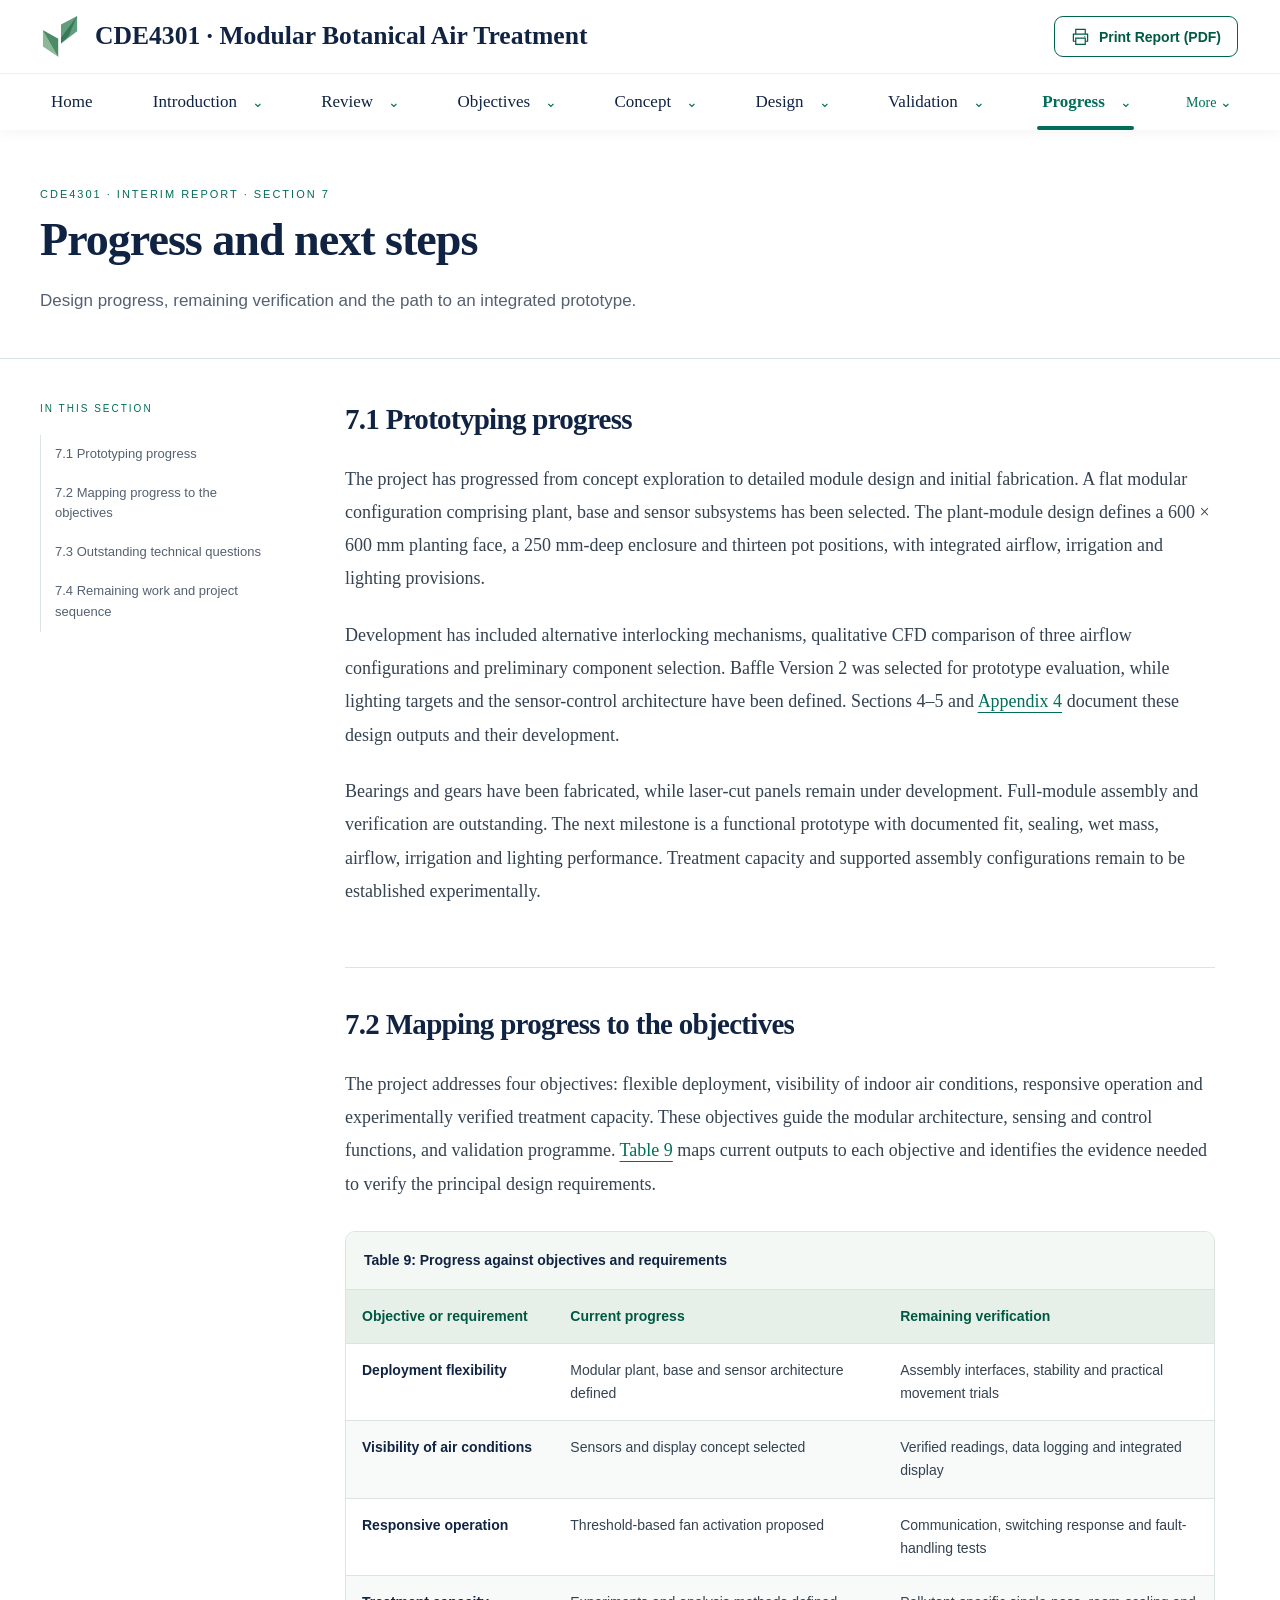
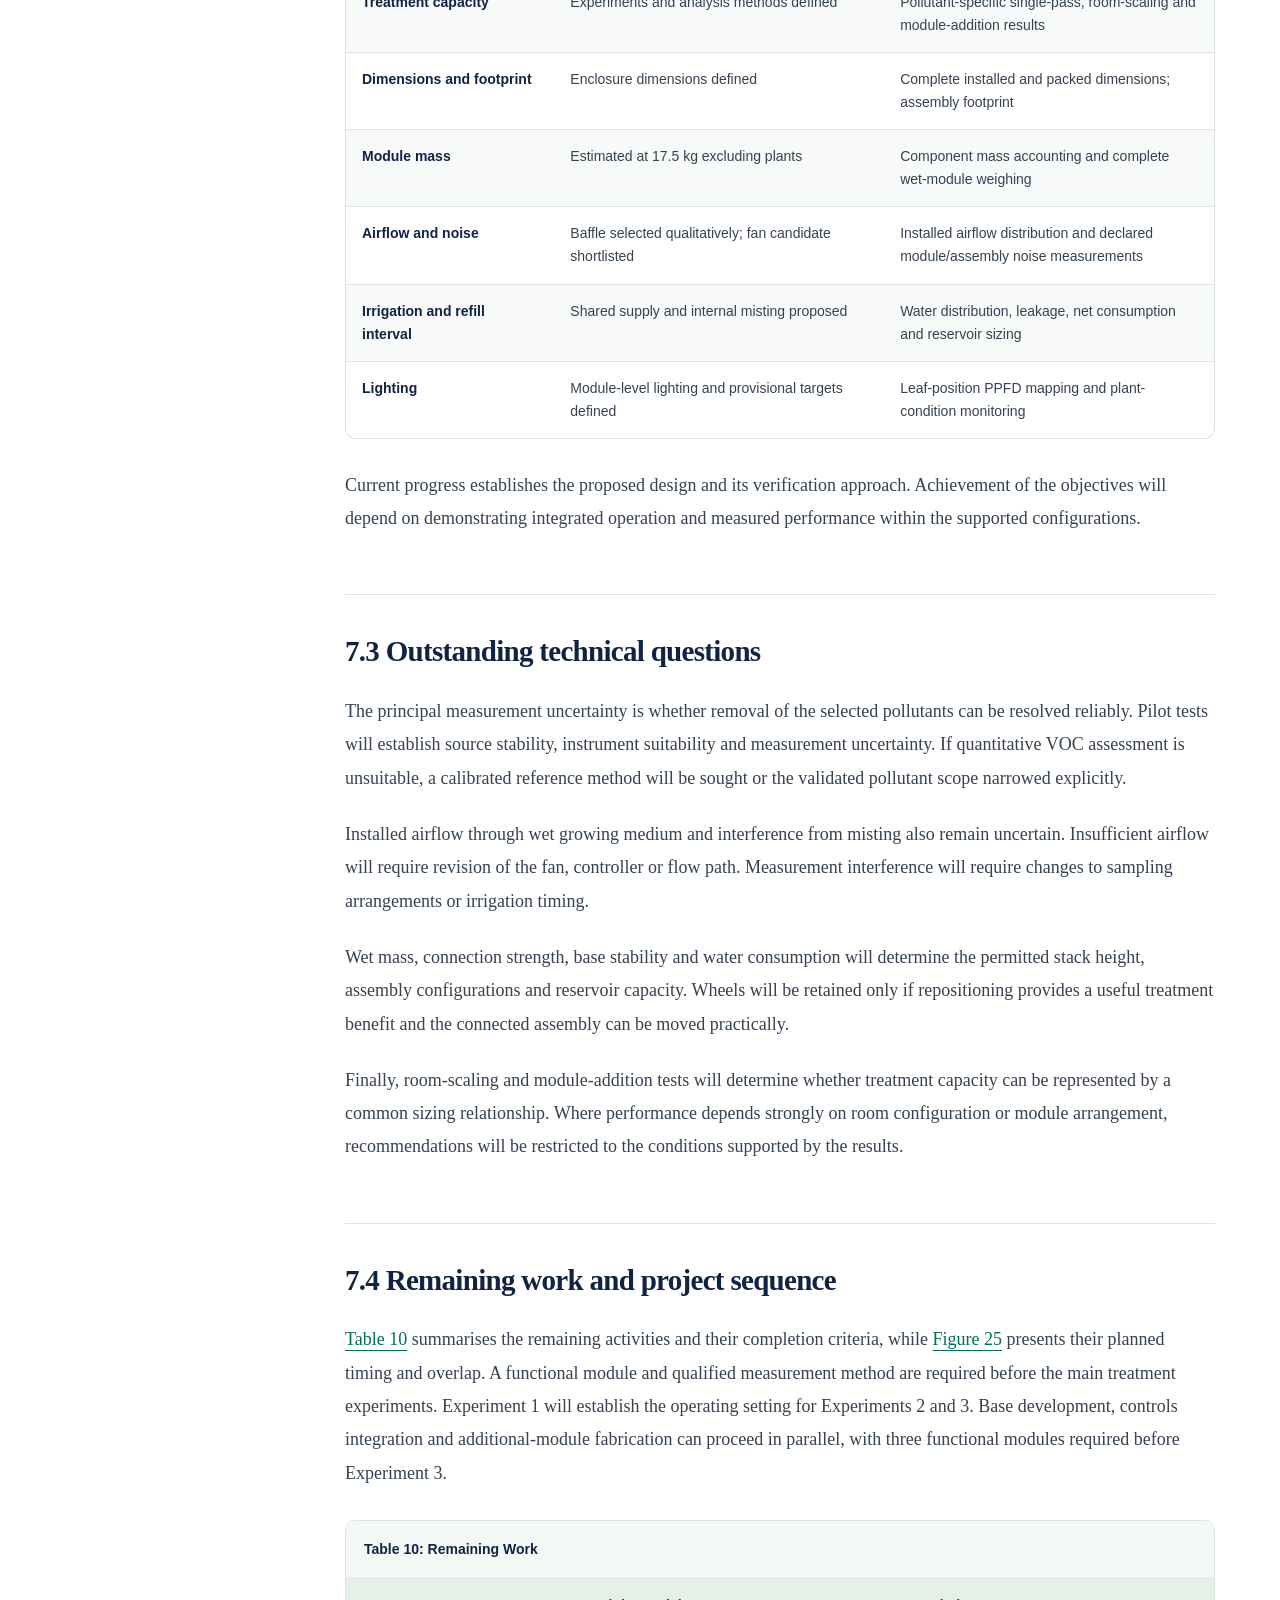
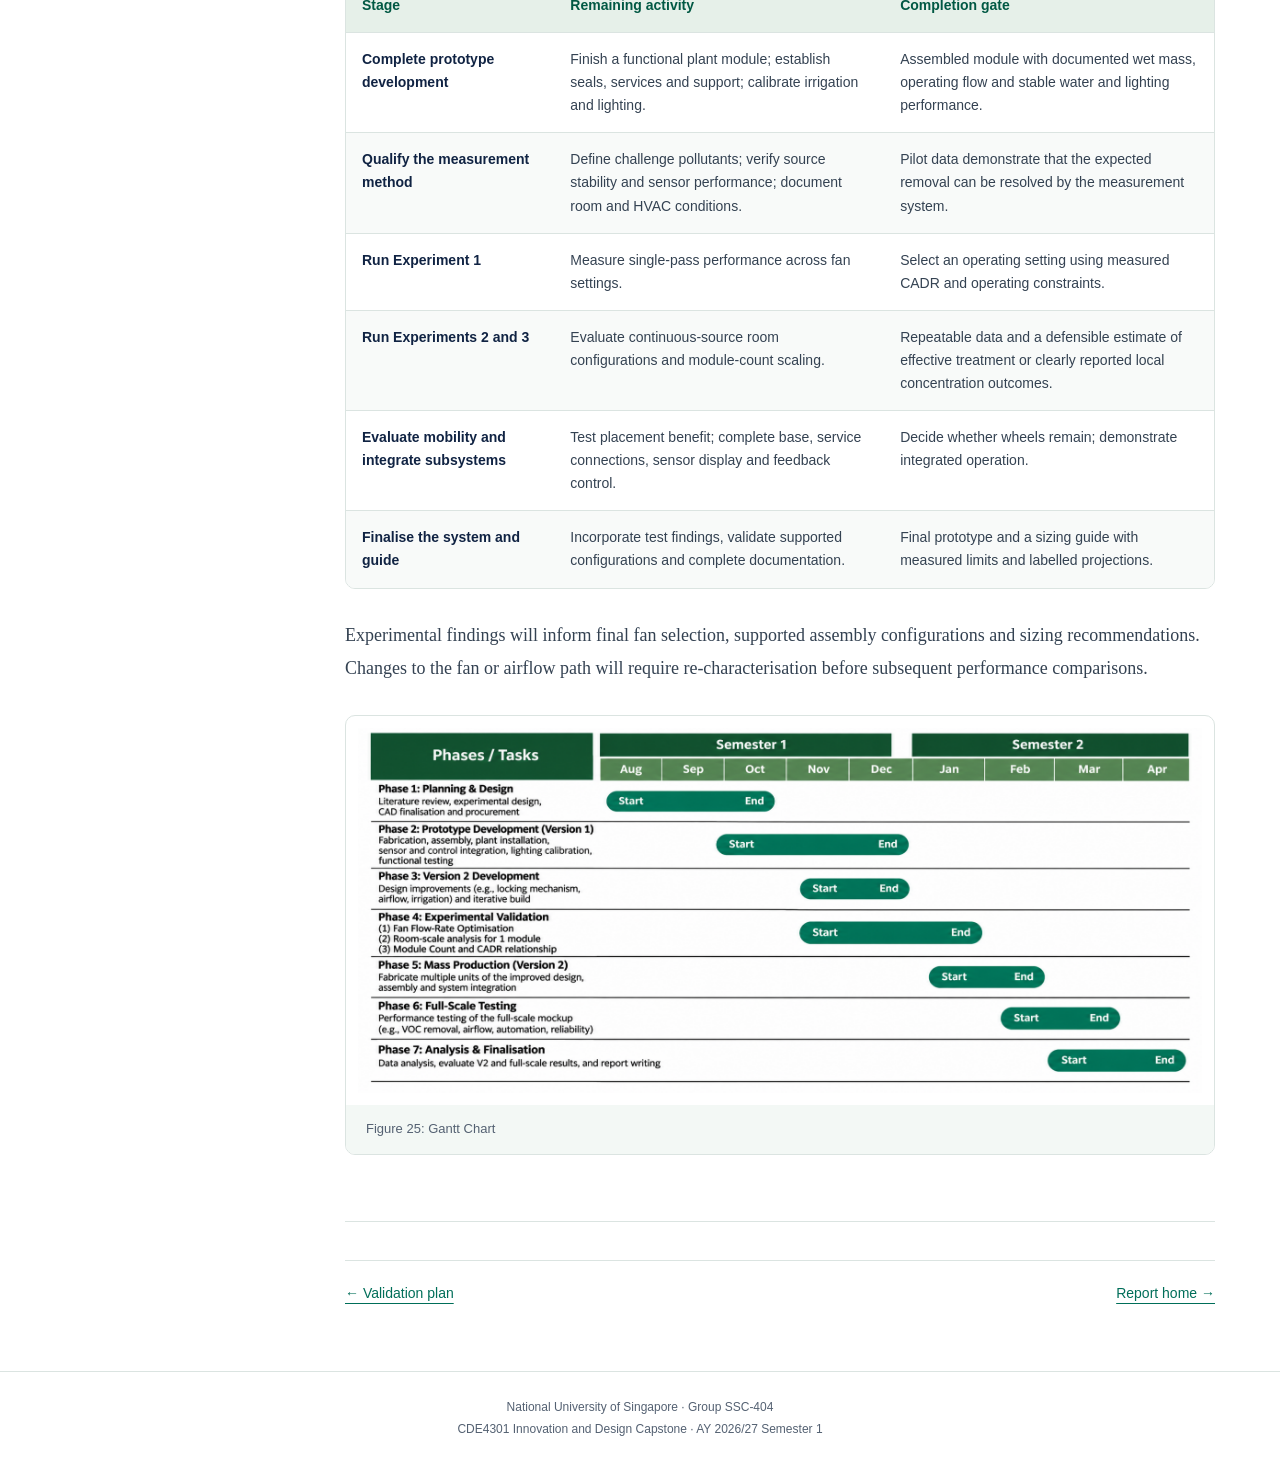
<file: progress.html>
<!DOCTYPE html>
<html lang="en">
<head>
<meta charset="utf-8">
<meta name="viewport" content="width=device-width, initial-scale=1">
<meta name="description" content="CDE4301 interim report: Design and Evaluation of a Modular Botanical Air-Treatment System, Group SSC-404, National University of Singapore.">
<title>Section 7 · Progress and Next Steps | CDE4301</title>
<style>
:root{--navy:#102343;--green:#006e59;--muted:#546172;--line:#dbe4e1;--pale:#f3f8f5;--header-height:130px}*{box-sizing:border-box}html{scroll-behavior:smooth;scroll-padding-top:calc(var(--header-height) + 24px)}body{margin:0;color:var(--navy);background:#fff;font-family:Georgia,'Times New Roman',serif}a{color:inherit;text-underline-offset:5px}button{font:inherit;cursor:pointer}a:focus-visible,button:focus-visible{outline:3px solid #bd8a23;outline-offset:5px}button,a{-webkit-tap-highlight-color:transparent}.skip{position:fixed;top:-80px;left:15px;z-index:100;background:white;padding:12px}.skip:focus{top:10px}.site-header{position:sticky;top:0;z-index:50;background:rgba(255,255,255,.98);box-shadow:0 3px 12px #1023430c}.topbar,.navigation{max-width:1440px;margin:auto;padding:0 42px}.topbar{min-height:74px;display:flex;align-items:center;justify-content:space-between;gap:24px;border-bottom:1px solid #edf0ef}.brand{display:flex;align-items:center;gap:15px;text-decoration:none;font-weight:700;font-size:clamp(18px,2vw,28px)}.brand svg{width:38px;flex-shrink:0}.print-button{display:flex;align-items:center;gap:9px;white-space:nowrap;background:white;color:#005943;border:1px solid #00634e;border-radius:9px;padding:10px 16px;font:600 14px Arial,sans-serif}.print-button svg{width:19px;height:19px}.nav-list{display:flex;justify-content:space-between;list-style:none;padding:0;margin:0;gap:10px}.nav-item{position:relative;display:flex;align-items:center;min-height:56px}.nav-link{padding:18px 9px;text-decoration:none;font-size:17px;white-space:nowrap}.nav-link[aria-current=page]{color:var(--green);font-weight:bold}.nav-link[aria-current=page]:after{content:'';position:absolute;bottom:0;left:4px;right:4px;height:4px;border-radius:2px;background:var(--green)}.toggle{border:0;background:none;color:var(--green);padding:14px 6px;font-size:14px}.dropdown{position:absolute;top:100%;left:0;width:285px;max-height:70vh;overflow:auto;list-style:none;padding:8px;margin:0;background:white;border:1px solid var(--line);border-radius:9px;box-shadow:0 10px 24px #10234316;display:none}.nav-item:last-child .dropdown{left:auto;right:0}.nav-item.open .dropdown{display:block}.dropdown a{display:block;padding:11px 12px;text-decoration:none;line-height:1.4;font:14px/1.5 Arial,sans-serif;border-radius:5px}.dropdown a:hover,.dropdown a:focus{background:var(--pale);color:var(--green)}.mobile-toggle{display:none}.cover{max-width:1440px;margin:auto;padding:44px 42px 32px;position:relative;overflow:hidden;text-align:center}.cover-content{position:relative;z-index:1}.university{display:flex;justify-content:center;align-items:center;min-height:103px;margin:0 auto 26px}.university img{width:260px;max-height:116px;object-fit:contain}.university-fallback{display:flex;gap:15px;align-items:center;text-align:left}.university-fallback strong{font:700 57px Arial,sans-serif;letter-spacing:-3px;border-right:1px solid #b8c5ce;padding-right:17px}.university-fallback span{font:16px/1.35 Arial,sans-serif}.eyebrow{font:12px/1.8 Arial,sans-serif;letter-spacing:2.7px;text-transform:uppercase;margin:12px 0 23px}.eyebrow:before,.eyebrow:after{content:'';display:inline-block;vertical-align:middle;width:60px;height:1px;background:#8fb6a4;margin:0 18px}h1{font-size:clamp(38px,4.6vw,68px);line-height:1.1;letter-spacing:-1.5px;max-width:1000px;margin:0 auto 12px}h1 span{display:block}.subtitle{font-size:clamp(23px,2.9vw,38px);font-style:italic;color:var(--muted);margin:10px 0 20px}.badge{display:inline-block;background:#dfecdf;color:#00543e;border-radius:30px;padding:7px 24px;font-size:23px;font-weight:bold}.academic{font-size:19px;color:var(--muted);margin:14px 0 30px}.actions{display:flex;justify-content:center;align-items:center;gap:30px;margin-bottom:42px}.primary{background:var(--green);color:white;border:1px solid var(--green);padding:14px 36px;border-radius:8px;text-decoration:none;font-size:20px;font-weight:bold;box-shadow:0 3px 6px #006e5912}.primary:hover{background:#005542}.text-button{border:0;background:none;color:#00634e;text-decoration:underline;font-size:18px;font-weight:bold}.team-heading{display:flex;align-items:center;gap:20px;font:600 13px Arial,sans-serif;letter-spacing:3px;margin:0 0 26px}.team-heading:before,.team-heading:after{content:'';height:1px;flex:1;background:#a7c1b4}.team{display:grid;grid-template-columns:repeat(3,1fr);gap:20px;text-align:left}.person{display:flex;align-items:center;gap:20px;padding:22px;border:1px solid #d5dddd;border-radius:15px;background:#ffffffed}.portrait{height:96px;width:96px;flex-shrink:0;border-radius:50%;overflow:hidden;display:grid;place-items:center;background:#edf0f2}.portrait img{width:100%;height:100%;object-fit:cover}.portrait span{font:700 25px Arial,sans-serif;color:white}.portrait.black{background:linear-gradient(140deg,#646b70,#161c21)}.portrait.yellow{background:linear-gradient(140deg,#efd574,#b18720)}.portrait.red{background:linear-gradient(140deg,#d97065,#9f302d)}.person h3{font-size:23px;margin:0 0 8px}.person p{font-size:16px;color:var(--muted);margin:0;line-height:1.5}.scroll-cue{display:inline-block;font:12px Arial,sans-serif;letter-spacing:.5px;color:var(--muted);margin:28px auto 0;text-decoration:none}.botanical{position:absolute;right:-25px;top:145px;width:310px;height:440px;color:#8fb58d;opacity:.4;pointer-events:none}.reading-section{border-top:1px solid var(--line);padding:72px 24px 76px}.reading-section.ack{background:var(--pale)}.reading-inner{max-width:790px;margin:auto}.section-kicker{font:11px Arial,sans-serif;text-transform:uppercase;letter-spacing:2px;color:var(--green);margin:0 0 14px}h2{font-size:37px;letter-spacing:-.7px;margin:0 0 27px}.prose{font-size:18px;line-height:1.85;color:#344252}.prose p{margin:0 0 21px}.section-end{display:flex;justify-content:space-between;align-items:center;gap:24px;margin-top:38px;padding-top:24px;border-top:1px solid var(--line);font:14px Arial,sans-serif}.section-end a{color:var(--green)}footer{padding:25px;text-align:center;color:var(--muted);font:12px/1.8 Arial,sans-serif;border-top:1px solid var(--line)}dialog{width:min(440px,calc(100% - 32px));border:1px solid var(--line);border-radius:14px;padding:28px;color:var(--navy);box-shadow:0 20px 80px #10234330}dialog::backdrop{background:#10234360}dialog h2{font-size:26px;margin-bottom:15px}dialog p{font:16px/1.65 Arial,sans-serif}dialog button{font-size:16px;margin-top:10px} [hidden]{display:none!important}
@media(min-width:1100px){.cover{min-height:calc(100svh - 130px);display:flex;align-items:center;justify-content:center}.cover-content{width:100%}}
@media(max-width:1100px){.topbar,.navigation{padding-left:22px;padding-right:22px}.nav-list{gap:1px}.nav-link{font-size:15px;padding-left:5px;padding-right:5px}.person{gap:13px;padding:17px}.portrait{width:68px;height:68px}.person h3{font-size:20px}.person p{font-size:14px}.cover{padding:35px 24px}.eyebrow:before,.eyebrow:after{width:25px;margin:0 10px}}
@media(max-width:780px){.topbar{min-height:72px;padding:14px 18px;gap:10px}.brand{font-size:17px;max-width:260px;line-height:1.3;gap:9px}.brand svg{width:28px}.print-button{padding:9px;font-size:12px}.print-button .pdf-label{display:none}.navigation{padding:0 18px}.mobile-toggle{display:flex;justify-content:space-between;width:100%;padding:13px 0;border:0;background:none;color:var(--green);font:600 14px Arial,sans-serif}.nav-list{display:none;max-height:65vh;overflow:auto;padding-bottom:15px}.navigation.expanded .nav-list{display:block}.nav-item{flex-wrap:wrap;min-height:42px}.nav-link{flex:1;font:15px Arial,sans-serif;padding:14px 8px}.nav-link[aria-current=page]:after{display:none}.toggle{padding:14px 20px}.dropdown,.nav-item:last-child .dropdown{position:static;width:100%;box-shadow:none;margin:0 0 8px;border:0;border-left:2px solid #cddfd4;border-radius:0;max-height:none}.cover{padding:36px 20px 24px}.eyebrow{font-size:10px;letter-spacing:1.5px}.eyebrow:before,.eyebrow:after{display:none}h1{letter-spacing:-1px}.academic{font-size:16px;line-height:1.8}.badge{font-size:20px}.actions{gap:18px;flex-wrap:wrap;margin-bottom:36px}.primary{font-size:17px;padding:13px 24px}.text-button{font-size:16px}.team{grid-template-columns:1fr;max-width:440px;margin:auto;gap:12px}.person{padding:15px 20px}.person h3{font-size:21px}.person p{font-size:15px}.portrait{height:66px;width:66px}.university-fallback strong{font-size:46px}.university-fallback span{font-size:13px}.university{min-height:70px;margin-bottom:25px}.botanical{opacity:.18;right:-150px;top:170px}.team-heading{font-size:11px;gap:12px;letter-spacing:2px}.reading-section{padding:48px 24px}.prose{font-size:17px;line-height:1.8}h2{font-size:31px}.section-end{align-items:flex-start}.university img{max-width:220px}}
@media(prefers-reduced-motion:reduce){html{scroll-behavior:auto}}
@media print{.site-header,.actions,.scroll-cue,.section-end,.skip,dialog,.botanical{display:none!important}.cover{min-height:0;padding:30px 0;break-after:page}.reading-section{padding:20px 0;border:0;background:white!important}.reading-inner{max-width:none}.team{gap:12px}.person{padding:12px}.portrait{height:50px;width:50px}.person h3{font-size:17px}.person p{font-size:12px}.prose{font-size:12pt;line-height:1.6}h1{font-size:38pt}h2{break-after:avoid}p{orphans:3;widows:3}footer{margin-top:30px}}

/* Face-centred framing using each original photograph's proportions.
   Percentage positioning preserves the crop at desktop and mobile sizes. */
.portrait{position:relative}
.portrait img{position:absolute;left:50%;top:50%;height:auto;max-width:none;object-fit:initial;transform-origin:center}
.portrait[data-image-slot="shadman"] img{width:190%;transform:translate(-49%,-54.5%)}
.portrait[data-image-slot="shawn"] img{width:210%;transform:translate(-52.5%,-48.5%)}
.portrait[data-image-slot="yibin"] img{width:210%;transform:translate(-52%,-35%)}

.university img{width:360px;height:auto;max-height:none;max-width:90vw}.university{margin-top:-35px;margin-bottom:0}
@media(max-width:780px){.university img{width:300px;max-width:90vw}}

.section-hero{max-width:1320px;margin:auto;padding:58px 40px 42px;border-bottom:1px solid var(--line)}
.section-hero h1{font-size:clamp(32px,3.6vw,51px);max-width:none;margin:0;line-height:1.15;letter-spacing:-1px}
.section-deck{font:17px/1.7 Arial,sans-serif;color:var(--muted);margin:20px 0 0}
.report-layout{max-width:1320px;margin:auto;display:grid;grid-template-columns:245px minmax(0,1fr);gap:60px;padding:42px 40px 70px}
.section-sidebar{align-self:start;position:sticky;top:calc(var(--header-height) + 25px);font:13px/1.6 Arial,sans-serif;max-height:calc(100vh - var(--header-height) - 45px);overflow:auto}
.section-sidebar>p{font-size:10px;letter-spacing:2px;color:var(--green);margin:0 0 18px}.section-sidebar ol{list-style:none;padding:0;margin:0;border-left:1px solid var(--line)}.section-sidebar a{display:block;padding:9px 14px;text-decoration:none;color:var(--muted)}.section-sidebar a:hover,.section-sidebar a:focus{color:var(--green);background:var(--pale)}
.report-body{min-width:0;max-width:870px}.report-subsection{padding-bottom:36px;margin-bottom:38px;border-bottom:1px solid var(--line)}.report-subsection h2{font-size:29px;line-height:1.3;margin:0 0 24px}.report-subsection>p{font-size:18px;line-height:1.85;color:#344252;margin:0 0 23px}.report-subsection p a{color:var(--green)}
figure{margin:30px 0;background:#fff;border:1px solid var(--line);border-radius:10px;overflow:hidden}figure>a{display:block;padding:12px}figure img{display:block;width:100%;height:auto;max-height:620px;object-fit:contain}figcaption{background:var(--pale);padding:14px 20px;font:13px/1.6 Arial,sans-serif;color:var(--muted)}
@media(max-width:1000px){.report-layout{grid-template-columns:190px minmax(0,1fr);gap:30px;padding-left:25px;padding-right:25px}.section-hero{padding-left:25px;padding-right:25px}}
@media(max-width:780px){.section-hero{padding:36px 24px 30px}.section-hero h1 br{display:none}.report-layout{display:block;padding:28px 24px 45px}.section-sidebar{position:static;max-height:none;margin-bottom:38px}.section-sidebar ol{display:grid;grid-template-columns:1fr 1fr;gap:4px}.section-sidebar a{padding:8px;font-size:12px}.report-subsection h2{font-size:26px}.report-subsection>p{font-size:17px}.report-subsection{margin-bottom:30px;padding-bottom:25px}figure>a{padding:5px}}
@media print{.section-sidebar{display:none}.report-layout{display:block;padding:0}.section-hero{padding:0 0 30px}.report-subsection>p{font-size:12pt}.report-subsection h2{font-size:19pt}figure{break-inside:avoid}figure img{max-height:400px}.report-subsection{border:0}.section-hero h1{font-size:28pt}}

.table-scroll{overflow-x:auto;margin:30px 0;border:1px solid var(--line);border-radius:10px;background:white}.table-scroll table{width:100%;border-collapse:collapse;font:14px/1.65 Arial,sans-serif;min-width:640px}.table-scroll caption{text-align:left;padding:17px 18px;font-weight:600;color:var(--navy);background:var(--pale)}.table-scroll th,.table-scroll td{padding:15px 16px;text-align:left;vertical-align:top;border-top:1px solid var(--line);overflow-wrap:break-word}.table-scroll thead th{background:#e6f0e9;color:#005843}.table-scroll tbody th{font-weight:600;width:24%;color:var(--navy)}.table-scroll td{width:38%;color:#344252}.table-scroll tbody tr:nth-child(even){background:#f8faf9}.table-scroll:focus-visible{outline:3px solid #bd8a23;outline-offset:4px}@media print{.table-scroll{overflow:visible}.table-scroll table{min-width:0;font-size:9pt}.table-scroll tr{break-inside:avoid}.table-scroll thead{display:table-header-group}}
</style>
<style>[id^="appendix-"], [id^="figure-"], [id^="table-"], [id^="equation-"] { scroll-margin-top: 24px; }</style></head>
<body>
<a class="skip" href="#main">Skip to content</a>
<header class="site-header" id="site-header">
<div class="topbar"><a class="brand" href="index.html" aria-label="CDE4301 report home"><svg viewbox="0 0 40 44" aria-hidden="true"><path fill="#629e7c" d="M20 23V9L37 0v16L20 29Z"></path><path fill="#37795b" d="m20 23 17-23-9 21-8 8Z"></path><path fill="#8bb998" d="M17 43 1 32V15l16 9Z"></path><path fill="#4d8a68" d="M17 43 1 15l16 9Z"></path></svg><span>CDE4301 · Modular Botanical Air Treatment</span></a>
<button class="print-button" type="button" data-pdf><svg viewbox="0 0 24 24" fill="none" stroke="currentColor" stroke-width="1.5" aria-hidden="true"><path d="M6 9V3h12v6M6 18H3V9h18v9h-3M6 14h12v8H6zM17 12h1"></path></svg><span>Print Report<span class="pdf-label"> (PDF)</span></span></button></div>
<nav class="navigation" aria-label="Report navigation"><button class="mobile-toggle" aria-expanded="false" aria-controls="nav-list">Explore the report <span aria-hidden="true">☰</span></button><ul class="nav-list" id="nav-list"><li class="nav-item"><a class="nav-link" href="index.html">Home</a></li></ul></nav>
</header>
<main id="main" class="progress-page"><div class="section-hero"><p class="section-kicker">CDE4301 · Interim report · Section 7</p><h1>Progress and next steps</h1><p class="section-deck">Design progress, remaining verification and the path to an integrated prototype.</p></div><div class="report-layout"><aside class="section-sidebar" aria-label="On this page"><p>IN THIS SECTION</p><ol><li><a href="#prototyping">7.1 Prototyping progress</a></li><li><a href="#objectives-mapping">7.2 Mapping progress to the objectives</a></li><li><a href="#technical-questions">7.3 Outstanding technical questions</a></li><li><a href="#remaining-work">7.4 Remaining work and project sequence</a></li></ol></aside><article class="report-body"><section class="report-subsection" id="prototyping" aria-labelledby="heading-prototyping"><h2 id="heading-prototyping">7.1 Prototyping progress</h2><p>The project has progressed from concept exploration to detailed module design and initial fabrication. A flat modular configuration comprising plant, base and sensor subsystems has been selected. The plant-module design defines a 600 × 600 mm planting face, a 250 mm-deep enclosure and thirteen pot positions, with integrated airflow, irrigation and lighting provisions.</p><p>Development has included alternative interlocking mechanisms, qualitative CFD comparison of three airflow configurations and preliminary component selection. Baffle Version 2 was selected for prototype evaluation, while lighting targets and the sensor-control architecture have been defined. Sections 4–5 and <a href="appendices.html#appendix-4">Appendix 4</a> document these design outputs and their development.</p><p>Bearings and gears have been fabricated, while laser-cut panels remain under development. Full-module assembly and verification are outstanding. The next milestone is a functional prototype with documented fit, sealing, wet mass, airflow, irrigation and lighting performance. Treatment capacity and supported assembly configurations remain to be established experimentally.</p></section><section class="report-subsection" id="objectives-mapping" aria-labelledby="heading-objectives-mapping"><h2 id="heading-objectives-mapping">7.2 Mapping progress to the objectives</h2><p>The project addresses four objectives: flexible deployment, visibility of indoor air conditions, responsive operation and experimentally verified treatment capacity. These objectives guide the modular architecture, sensing and control functions, and validation programme. <a href="#table-9">Table 9</a> maps current outputs to each objective and identifies the evidence needed to verify the principal design requirements.</p><div class="table-scroll" role="region" aria-label="Table 9: Progress against objectives and requirements" tabindex="0"><table id="table-9"><caption>Table 9: Progress against objectives and requirements</caption><thead><tr><th scope="col">Objective or requirement</th><th scope="col">Current progress</th><th scope="col">Remaining verification</th></tr></thead><tbody><tr><th scope="row">Deployment flexibility</th><td>Modular plant, base and sensor architecture defined</td><td>Assembly interfaces, stability and practical movement trials</td></tr><tr><th scope="row">Visibility of air conditions</th><td>Sensors and display concept selected</td><td>Verified readings, data logging and integrated display</td></tr><tr><th scope="row">Responsive operation</th><td>Threshold-based fan activation proposed</td><td>Communication, switching response and fault-handling tests</td></tr><tr><th scope="row">Treatment capacity</th><td>Experiments and analysis methods defined</td><td>Pollutant-specific single-pass, room-scaling and module-addition results</td></tr><tr><th scope="row">Dimensions and footprint</th><td>Enclosure dimensions defined</td><td>Complete installed and packed dimensions; assembly footprint</td></tr><tr><th scope="row">Module mass</th><td>Estimated at 17.5 kg excluding plants</td><td>Component mass accounting and complete wet-module weighing</td></tr><tr><th scope="row">Airflow and noise</th><td>Baffle selected qualitatively; fan candidate shortlisted</td><td>Installed airflow distribution and declared module/assembly noise measurements</td></tr><tr><th scope="row">Irrigation and refill interval</th><td>Shared supply and internal misting proposed</td><td>Water distribution, leakage, net consumption and reservoir sizing</td></tr><tr><th scope="row">Lighting</th><td>Module-level lighting and provisional targets defined</td><td>Leaf-position PPFD mapping and plant-condition monitoring</td></tr></tbody></table></div><p>Current progress establishes the proposed design and its verification approach. Achievement of the objectives will depend on demonstrating integrated operation and measured performance within the supported configurations.</p></section><section class="report-subsection" id="technical-questions" aria-labelledby="heading-technical-questions"><h2 id="heading-technical-questions">7.3 Outstanding technical questions</h2><p>The principal measurement uncertainty is whether removal of the selected pollutants can be resolved reliably. Pilot tests will establish source stability, instrument suitability and measurement uncertainty. If quantitative VOC assessment is unsuitable, a calibrated reference method will be sought or the validated pollutant scope narrowed explicitly.</p><p>Installed airflow through wet growing medium and interference from misting also remain uncertain. Insufficient airflow will require revision of the fan, controller or flow path. Measurement interference will require changes to sampling arrangements or irrigation timing.</p><p>Wet mass, connection strength, base stability and water consumption will determine the permitted stack height, assembly configurations and reservoir capacity. Wheels will be retained only if repositioning provides a useful treatment benefit and the connected assembly can be moved practically.</p><p>Finally, room-scaling and module-addition tests will determine whether treatment capacity can be represented by a common sizing relationship. Where performance depends strongly on room configuration or module arrangement, recommendations will be restricted to the conditions supported by the results.</p></section><section class="report-subsection" id="remaining-work" aria-labelledby="heading-remaining-work"><h2 id="heading-remaining-work">7.4 Remaining work and project sequence</h2><p><a href="#table-10">Table 10</a> summarises the remaining activities and their completion criteria, while <a href="#figure-25">Figure 25</a> presents their planned timing and overlap. A functional module and qualified measurement method are required before the main treatment experiments. Experiment 1 will establish the operating setting for Experiments 2 and 3. Base development, controls integration and additional-module fabrication can proceed in parallel, with three functional modules required before Experiment 3.</p><div class="table-scroll" role="region" aria-label="Table 10: Remaining Work" tabindex="0"><table id="table-10"><caption>Table 10: Remaining Work</caption><thead><tr><th scope="col">Stage</th><th scope="col">Remaining activity</th><th scope="col">Completion gate</th></tr></thead><tbody><tr><th scope="row">Complete prototype development</th><td>Finish a functional plant module; establish seals, services and support; calibrate irrigation and lighting.</td><td>Assembled module with documented wet mass, operating flow and stable water and lighting performance.</td></tr><tr><th scope="row">Qualify the measurement method</th><td>Define challenge pollutants; verify source stability and sensor performance; document room and HVAC conditions.</td><td>Pilot data demonstrate that the expected removal can be resolved by the measurement system.</td></tr><tr><th scope="row">Run Experiment 1</th><td>Measure single-pass performance across fan settings.</td><td>Select an operating setting using measured CADR and operating constraints.</td></tr><tr><th scope="row">Run Experiments 2 and 3</th><td>Evaluate continuous-source room configurations and module-count scaling.</td><td>Repeatable data and a defensible estimate of effective treatment or clearly reported local concentration outcomes.</td></tr><tr><th scope="row">Evaluate mobility and integrate subsystems</th><td>Test placement benefit; complete base, service connections, sensor display and feedback control.</td><td>Decide whether wheels remain; demonstrate integrated operation.</td></tr><tr><th scope="row">Finalise the system and guide</th><td>Incorporate test findings, validate supported configurations and complete documentation.</td><td>Final prototype and a sizing guide with measured limits and labelled projections.</td></tr></tbody></table></div><p>Experimental findings will inform final fan selection, supported assembly configurations and sizing recommendations. Changes to the fan or airflow path will require re-characterisation before subsequent performance comparisons.</p><figure id="figure-25"><a href="assets/figure-25-gantt-chart.png" target="_blank" rel="noopener" aria-label="Open Figure 25 Gantt chart at full size"><img src="assets/figure-25-gantt-chart.png" width="1835" height="794" alt="Project Gantt chart showing planned development and experimentation schedule" loading="lazy" decoding="async"></a><figcaption>Figure 25: Gantt Chart</figcaption></figure></section><div class="section-end"><a href="validation.html">← Validation plan</a><a href="index.html">Report home →</a></div></article></div></main>
<footer>National University of Singapore · Group SSC-404<br>CDE4301 Innovation and Design Capstone · AY 2026/27 Semester 1</footer>
<dialog id="notice" aria-labelledby="notice-title"><h2 id="notice-title">Report in preparation</h2><p id="notice-text"></p><form method="dialog"><button class="primary">Close</button></form></dialog>
<script>
/* Team portraits are embedded in the HTML. Override them below only if desired.
   EDIT ASSETS HERE. Leave an empty string until each file is available.
   Recommended names: images/nus-logo.png, images/shadman.png,
   images/shawn.png, images/yi-bin.png, files/CDE4301_Interim_Report.pdf.
   No empty src attributes or broken-image icons are rendered.
   Add each completed section filename to readyPages to enable its links.
   All CSS and JS are contained in this file; no build tools are required. */
const CONFIG = {
  images: { university: '', shadman: '', shawn: '', yibin: '' },
  reportPDF: 'files/CDE4301_Interim_Report.pdf',
  readyPages: ["report.html", "index.html", "engineering-design.html", "validation.html", "progress.html", "introduction.html", "review.html", "references.html", "project-definition.html", "concept-development.html", "appendices.html"] // e.g. ['introduction.html', 'concept-development.html']
};
// Future section filenames and subsection anchor IDs. Use these IDs in later pages.
const SECTIONS = [
 ['Introduction','introduction.html',[['1.1 Significance of indoor air quality','significance'],['1.2 Air pollutants of interest','pollutants'],['1.3 Coexistence and variation','coexistence'],['1.4 Target indoor spaces','target-spaces']]],
 ['Review','review.html',[['2.1 Current approaches and limitations','current-approaches'],['2.2 Active botanical filtration','botanical-filtration'],['2.3 Existing botanical systems','existing-systems'],['2.4 Challenges and project gaps','project-gaps']]],
 ['Objectives','project-definition.html',[['3.1 Problem statement and objectives','problem'],['3.2 Project scope','scope'],['3.3 Design considerations','considerations'],['3.4 Measurable requirements','requirements']]],
 ['Concept','concept-development.html',[['4.1 Reference system and plant','reference-system'],['4.2 Configuration selection','configuration'],['4.3 System architecture','architecture'],['4.4 Concept features and rationale','rationale']]],
 ['Design','engineering-design.html',[['5.1 Plant-module construction','plant-module'],['5.2 Irrigation design','irrigation'],['5.3 Airflow and treatment performance','airflow'],['5.4 Baffle development and CFD','baffle'],['5.5 Fan selection and control','fan'],['5.6 Lighting design and calibration','lighting'],['5.7 Base-module design','base'],['5.8 Sensor integration','sensors']]],
 ['Validation','validation.html',[['6.1 Objectives and metrics','metrics'],['6.2 Experiment 1: Fan flow rate','experiment-1'],['6.3 Experiment 2: Room scaling','experiment-2'],['6.4 Experiment 3: Module count','experiment-3'],['6.5 Sizing guide','sizing-guide']]],
 ['Progress','progress.html',[['7.1 Prototyping progress','prototyping'],['7.2 Mapping progress to objectives','objectives-mapping'],['7.3 Outstanding technical questions','technical-questions'],['7.4 Remaining work and sequence','remaining-work']]]
];
const nav=document.getElementById('nav-list');
for(const [label,file,items] of SECTIONS){
 const li=document.createElement('li');li.className='nav-item';
 const a=document.createElement('a');a.className='nav-link';a.href=file;a.textContent=label;if(file==='progress.html')a.setAttribute('aria-current','page');a.dataset.reportPage='';li.append(a);
 const button=document.createElement('button');button.className='toggle';button.type='button';button.textContent='⌄';button.setAttribute('aria-label',`Show ${label} subsections`);button.setAttribute('aria-expanded','false');button.setAttribute('aria-controls',`menu-${label.toLowerCase()}`);li.append(button);
 const list=document.createElement('ul');list.className='dropdown';list.id=`menu-${label.toLowerCase()}`;
 for(const [text,id] of items){const item=document.createElement('li'),link=document.createElement('a');link.textContent=text;link.href=`${file}#${id}`;link.dataset.reportPage='';item.append(link);list.append(item)}li.append(list);nav.append(li);
}
const more=document.createElement('li');more.className='nav-item';more.innerHTML='<button class="nav-link toggle" type="button" aria-expanded="false" aria-controls="menu-more">More ⌄</button><ul class="dropdown" id="menu-more"><li><a href="index.html#acknowledgements">Acknowledgements</a></li><li><a href="index.html#abstract">Abstract</a></li><li><a href="report.html" data-report-page>Full report</a></li><li><a href="references.html" data-report-page>References</a></li><li><a href="appendices.html" data-report-page>Appendices</a></li></ul>';nav.append(more);
const closeMenus=()=>{document.querySelectorAll('.nav-item.open').forEach(item=>{item.classList.remove('open');item.querySelector('.toggle').setAttribute('aria-expanded','false')})};
for(const item of document.querySelectorAll('.nav-item')){
 const toggle=item.querySelector('.toggle');if(!toggle)continue;
 const open=()=>{closeMenus();item.classList.add('open');toggle.setAttribute('aria-expanded','true')};
 const close=()=>{item.classList.remove('open');toggle.setAttribute('aria-expanded','false')};
 toggle.addEventListener('click',()=>item.classList.contains('open')?close():open());
 item.addEventListener('pointerenter',e=>{if(e.pointerType==='mouse'&&matchMedia('(min-width:781px)').matches)open()});
 item.addEventListener('pointerleave',e=>{if(e.pointerType==='mouse'&&!item.contains(document.activeElement))close()});
 item.addEventListener('focusout',e=>{if(!item.contains(e.relatedTarget))close()});
}
document.addEventListener('click',e=>{if(!e.target.closest('.nav-item'))closeMenus()});
document.addEventListener('keydown',e=>{if(e.key==='Escape'){const open=document.querySelector('.nav-item.open');if(open){open.querySelector('.toggle').focus();closeMenus()}}});
const mobile=document.querySelector('.mobile-toggle'),navigation=document.querySelector('.navigation');
mobile.addEventListener('click',()=>{const open=navigation.classList.toggle('expanded');mobile.setAttribute('aria-expanded',String(open))});
const notice=document.getElementById('notice');
function showNotice(message){document.getElementById('notice-text').textContent=message;notice.showModal()}
document.querySelectorAll('[data-report-page]').forEach(link=>link.addEventListener('click',e=>{const file=link.getAttribute('href').split('#')[0];if(!CONFIG.readyPages.includes(file)){e.preventDefault();closeMenus();showNotice('This section will be available when the next part of the report website is added. The homepage, engineering design, validation plan and progress sections are available now.')}}));
document.querySelectorAll('a[href^="#"]').forEach(link=>link.addEventListener('click',()=>{closeMenus();navigation.classList.remove('expanded');mobile.setAttribute('aria-expanded','false')}));
document.querySelectorAll('[data-pdf]').forEach(button=>button.addEventListener('click',()=>{if(CONFIG.reportPDF){window.open(CONFIG.reportPDF,'_blank','noopener')}else{showNotice('The full-report PDF has not been attached yet. Once available, this button will open it for viewing, downloading and printing.')}}));
const names={university:'National University of Singapore',shadman:'Shadman Sudad',shawn:'Shawn Tan',yibin:'Liu Yi Bin'};
for(const [key,path] of Object.entries(CONFIG.images)){if(!path.trim())continue;const slot=document.querySelector(`[data-image-slot="${key}"]`);const img=new Image();img.alt=names[key];img.addEventListener('load',()=>slot.replaceChildren(img));img.src=path;}
// Measure only the fixed portion, so mobile expanded menus do not distort anchor offsets.
const updateHeader=()=>document.documentElement.style.setProperty('--header-height',`${document.querySelector('.topbar').offsetHeight+(matchMedia('(max-width:780px)').matches?mobile.offsetHeight:56)}px`);
window.addEventListener('resize',updateHeader);updateHeader();
</script>
</body>
</html>
</file>
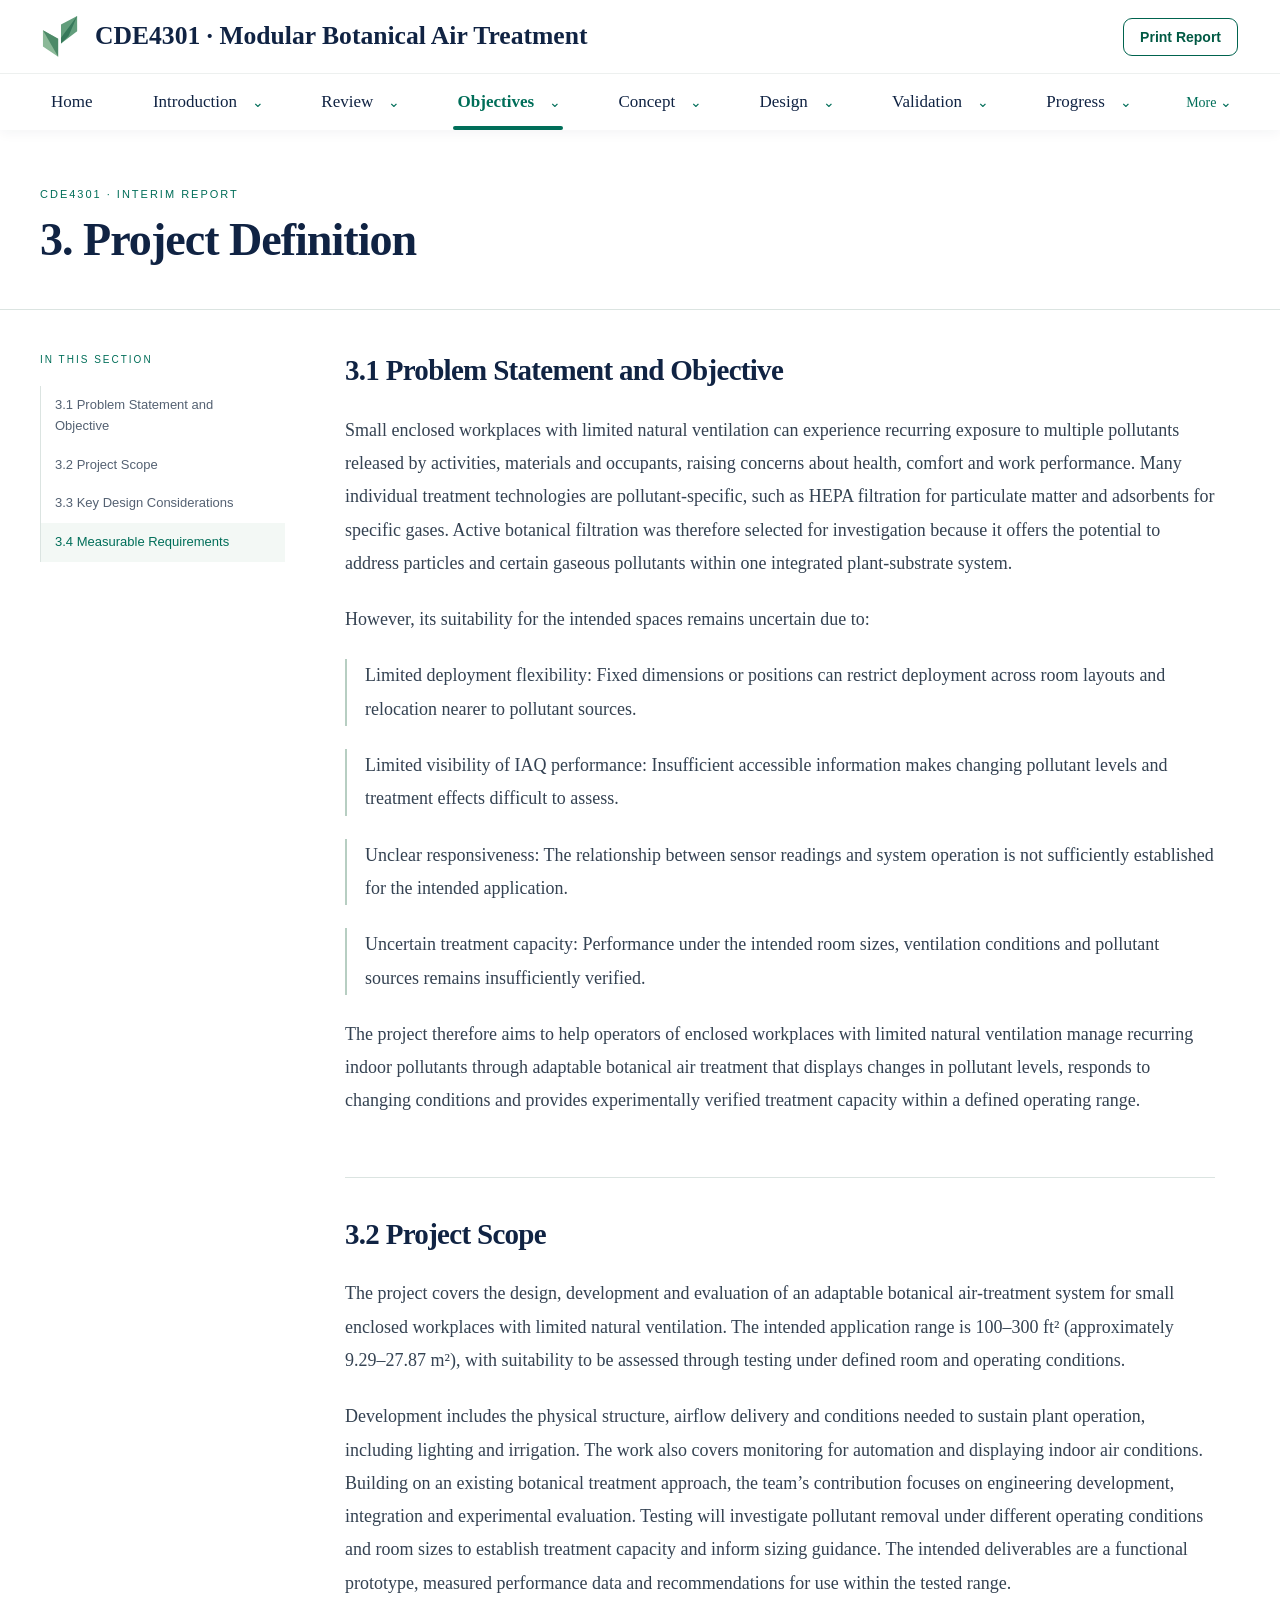
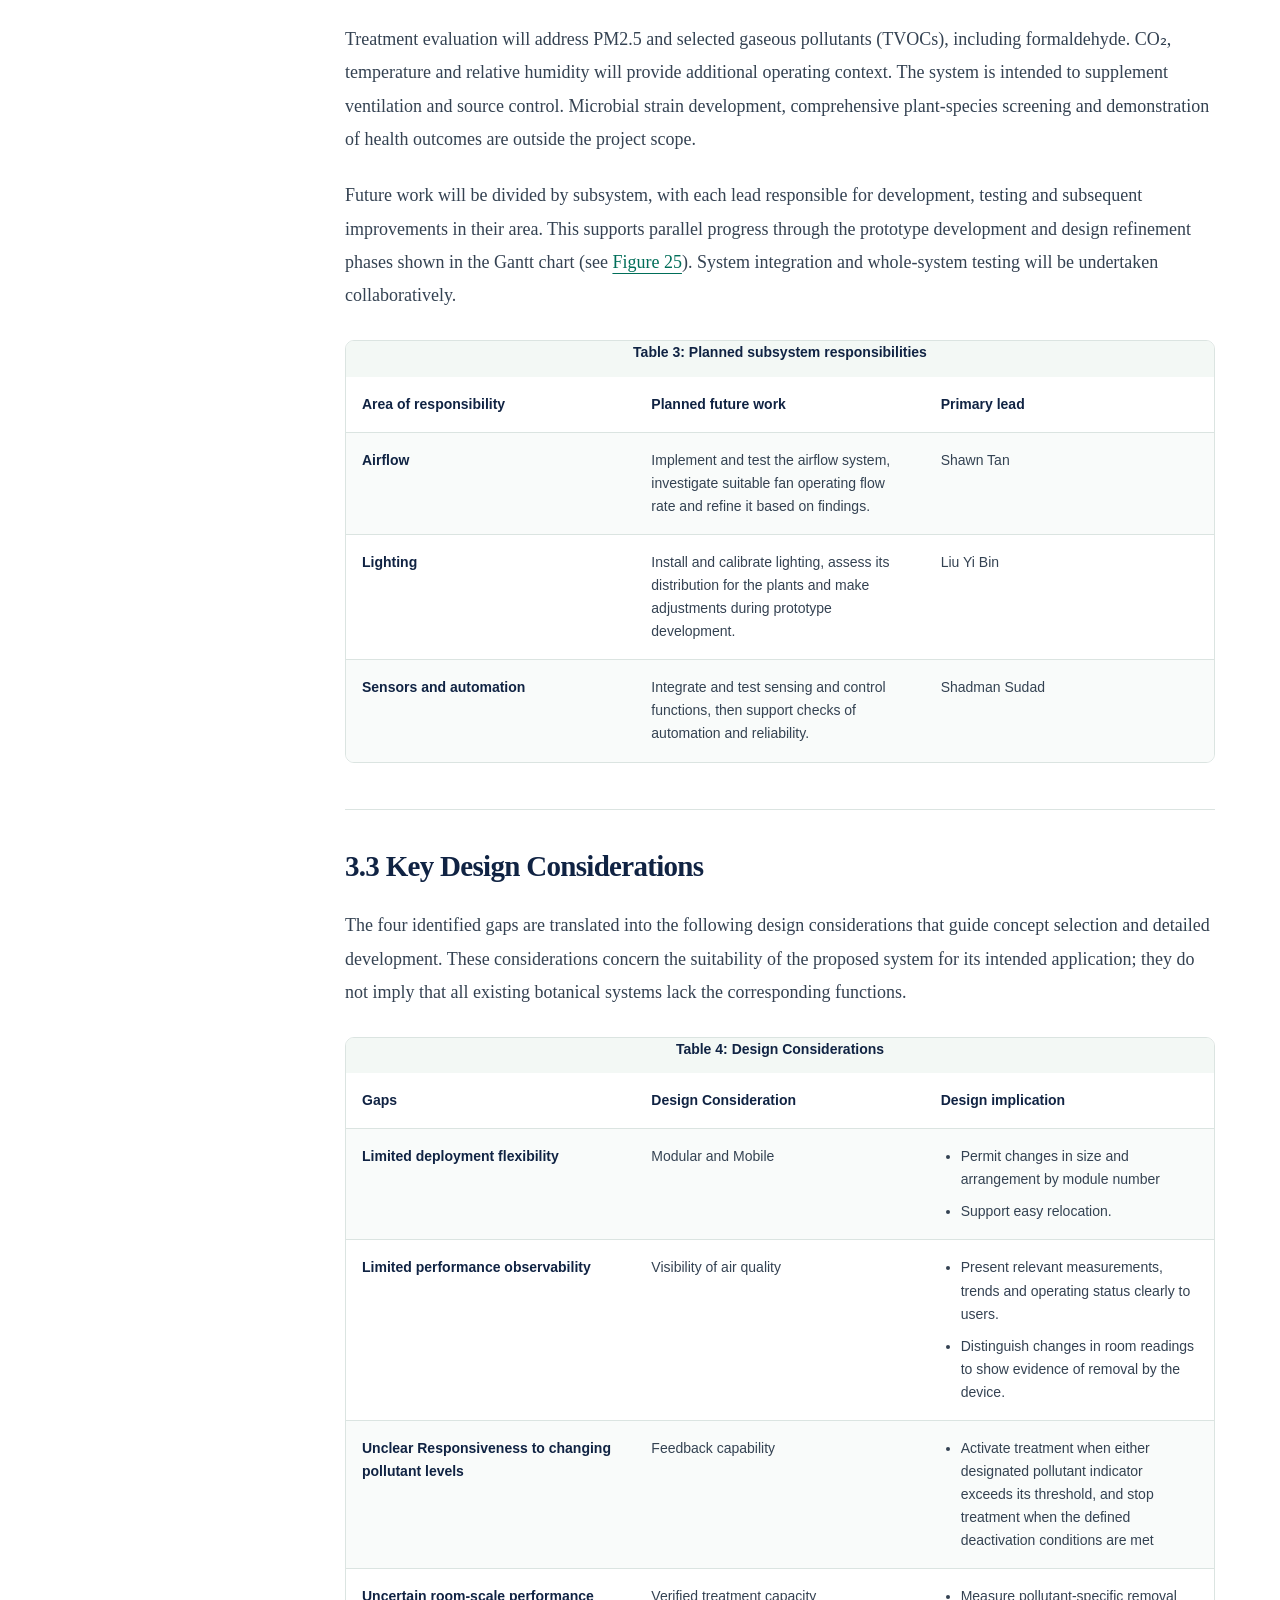
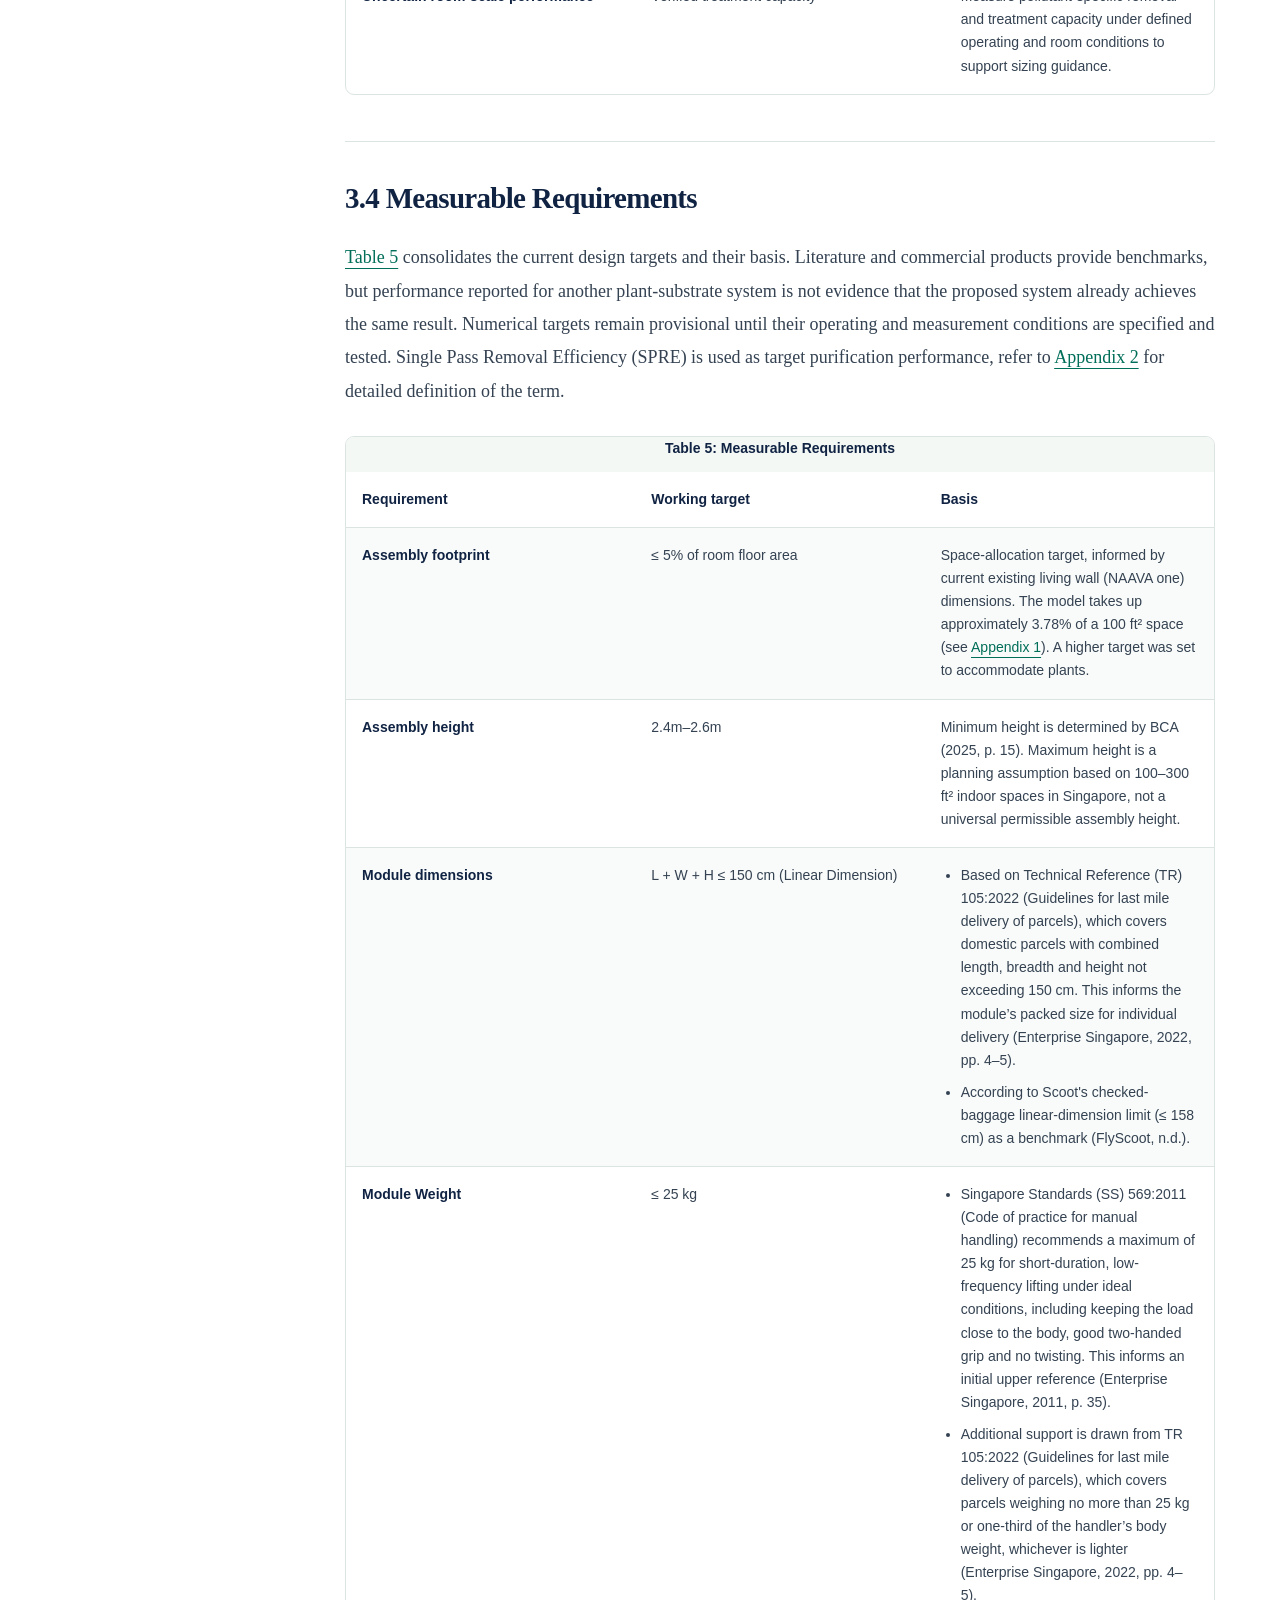
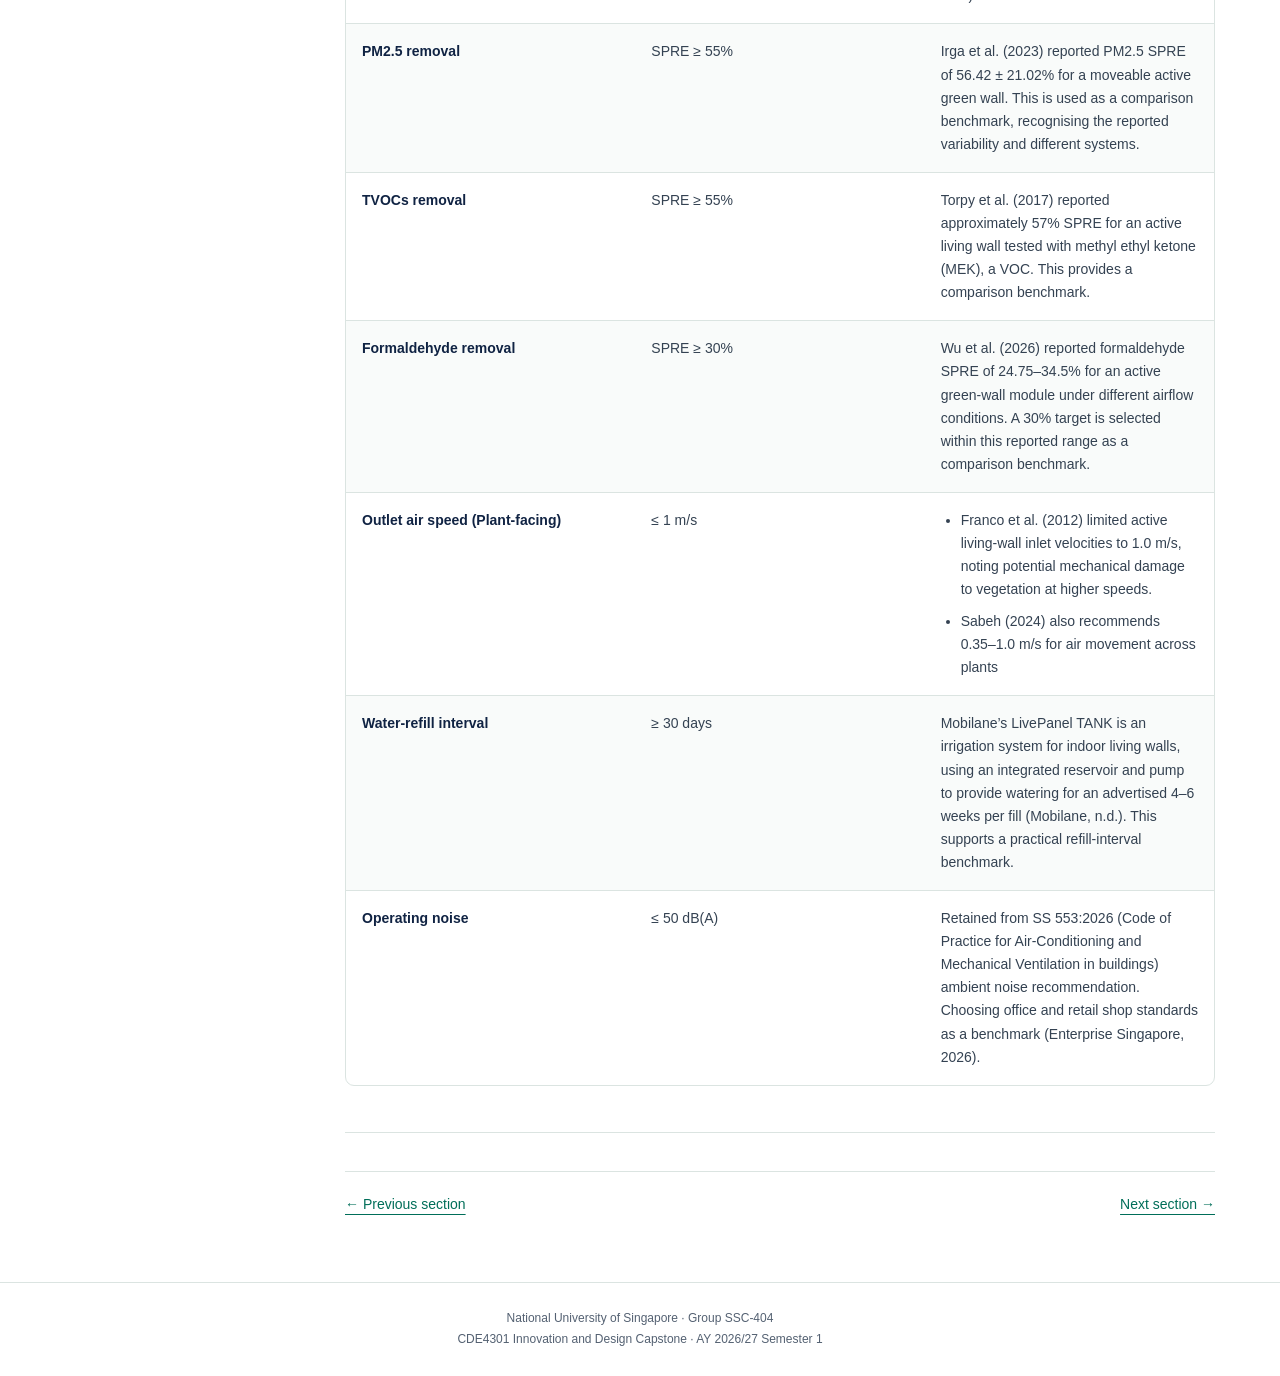
<file: project-definition.html>
<!DOCTYPE html>
<html lang="en">
<head>
<meta charset="utf-8">
<meta name="viewport" content="width=device-width, initial-scale=1">
<meta name="description" content="CDE4301 interim report: Design and Evaluation of a Modular Botanical Air-Treatment System, Group SSC-404, National University of Singapore.">
<title>3. Project Definition | CDE4301</title>
<style>
:root{--navy:#102343;--green:#006e59;--muted:#546172;--line:#dbe4e1;--pale:#f3f8f5;--header-height:130px}*{box-sizing:border-box}html{scroll-behavior:smooth;scroll-padding-top:calc(var(--header-height) + 24px)}body{margin:0;color:var(--navy);background:#fff;font-family:Georgia,'Times New Roman',serif}a{color:inherit;text-underline-offset:5px}button{font:inherit;cursor:pointer}a:focus-visible,button:focus-visible{outline:3px solid #bd8a23;outline-offset:5px}button,a{-webkit-tap-highlight-color:transparent}.skip{position:fixed;top:-80px;left:15px;z-index:100;background:white;padding:12px}.skip:focus{top:10px}.site-header{position:sticky;top:0;z-index:50;background:rgba(255,255,255,.98);box-shadow:0 3px 12px #1023430c}.topbar,.navigation{max-width:1440px;margin:auto;padding:0 42px}.topbar{min-height:74px;display:flex;align-items:center;justify-content:space-between;gap:24px;border-bottom:1px solid #edf0ef}.brand{display:flex;align-items:center;gap:15px;text-decoration:none;font-weight:700;font-size:clamp(18px,2vw,28px)}.brand svg{width:38px;flex-shrink:0}.print-button{display:flex;align-items:center;gap:9px;white-space:nowrap;background:white;color:#005943;border:1px solid #00634e;border-radius:9px;padding:10px 16px;font:600 14px Arial,sans-serif}.print-button svg{width:19px;height:19px}.nav-list{display:flex;justify-content:space-between;list-style:none;padding:0;margin:0;gap:10px}.nav-item{position:relative;display:flex;align-items:center;min-height:56px}.nav-link{padding:18px 9px;text-decoration:none;font-size:17px;white-space:nowrap}.nav-link[aria-current=page]{color:var(--green);font-weight:bold}.nav-link[aria-current=page]:after{content:'';position:absolute;bottom:0;left:4px;right:4px;height:4px;border-radius:2px;background:var(--green)}.toggle{border:0;background:none;color:var(--green);padding:14px 6px;font-size:14px}.dropdown{position:absolute;top:100%;left:0;width:285px;max-height:70vh;overflow:auto;list-style:none;padding:8px;margin:0;background:white;border:1px solid var(--line);border-radius:9px;box-shadow:0 10px 24px #10234316;display:none}.nav-item:last-child .dropdown{left:auto;right:0}.nav-item.open .dropdown{display:block}.dropdown a{display:block;padding:11px 12px;text-decoration:none;line-height:1.4;font:14px/1.5 Arial,sans-serif;border-radius:5px}.dropdown a:hover,.dropdown a:focus{background:var(--pale);color:var(--green)}.mobile-toggle{display:none}.cover{max-width:1440px;margin:auto;padding:44px 42px 32px;position:relative;overflow:hidden;text-align:center}.cover-content{position:relative;z-index:1}.university{display:flex;justify-content:center;align-items:center;min-height:103px;margin:0 auto 26px}.university img{width:260px;max-height:116px;object-fit:contain}.university-fallback{display:flex;gap:15px;align-items:center;text-align:left}.university-fallback strong{font:700 57px Arial,sans-serif;letter-spacing:-3px;border-right:1px solid #b8c5ce;padding-right:17px}.university-fallback span{font:16px/1.35 Arial,sans-serif}.eyebrow{font:12px/1.8 Arial,sans-serif;letter-spacing:2.7px;text-transform:uppercase;margin:12px 0 23px}.eyebrow:before,.eyebrow:after{content:'';display:inline-block;vertical-align:middle;width:60px;height:1px;background:#8fb6a4;margin:0 18px}h1{font-size:clamp(38px,4.6vw,68px);line-height:1.1;letter-spacing:-1.5px;max-width:1000px;margin:0 auto 12px}h1 span{display:block}.subtitle{font-size:clamp(23px,2.9vw,38px);font-style:italic;color:var(--muted);margin:10px 0 20px}.badge{display:inline-block;background:#dfecdf;color:#00543e;border-radius:30px;padding:7px 24px;font-size:23px;font-weight:bold}.academic{font-size:19px;color:var(--muted);margin:14px 0 30px}.actions{display:flex;justify-content:center;align-items:center;gap:30px;margin-bottom:42px}.primary{background:var(--green);color:white;border:1px solid var(--green);padding:14px 36px;border-radius:8px;text-decoration:none;font-size:20px;font-weight:bold;box-shadow:0 3px 6px #006e5912}.primary:hover{background:#005542}.text-button{border:0;background:none;color:#00634e;text-decoration:underline;font-size:18px;font-weight:bold}.team-heading{display:flex;align-items:center;gap:20px;font:600 13px Arial,sans-serif;letter-spacing:3px;margin:0 0 26px}.team-heading:before,.team-heading:after{content:'';height:1px;flex:1;background:#a7c1b4}.team{display:grid;grid-template-columns:repeat(3,1fr);gap:20px;text-align:left}.person{display:flex;align-items:center;gap:20px;padding:22px;border:1px solid #d5dddd;border-radius:15px;background:#ffffffed}.portrait{height:96px;width:96px;flex-shrink:0;border-radius:50%;overflow:hidden;display:grid;place-items:center;background:#edf0f2}.portrait img{width:100%;height:100%;object-fit:cover}.portrait span{font:700 25px Arial,sans-serif;color:white}.portrait.black{background:linear-gradient(140deg,#646b70,#161c21)}.portrait.yellow{background:linear-gradient(140deg,#efd574,#b18720)}.portrait.red{background:linear-gradient(140deg,#d97065,#9f302d)}.person h3{font-size:23px;margin:0 0 8px}.person p{font-size:16px;color:var(--muted);margin:0;line-height:1.5}.scroll-cue{display:inline-block;font:12px Arial,sans-serif;letter-spacing:.5px;color:var(--muted);margin:28px auto 0;text-decoration:none}.botanical{position:absolute;right:-25px;top:145px;width:310px;height:440px;color:#8fb58d;opacity:.4;pointer-events:none}.reading-section{border-top:1px solid var(--line);padding:72px 24px 76px}.reading-section.ack{background:var(--pale)}.reading-inner{max-width:790px;margin:auto}.section-kicker{font:11px Arial,sans-serif;text-transform:uppercase;letter-spacing:2px;color:var(--green);margin:0 0 14px}h2{font-size:37px;letter-spacing:-.7px;margin:0 0 27px}.prose{font-size:18px;line-height:1.85;color:#344252}.prose p{margin:0 0 21px}.section-end{display:flex;justify-content:space-between;align-items:center;gap:24px;margin-top:38px;padding-top:24px;border-top:1px solid var(--line);font:14px Arial,sans-serif}.section-end a{color:var(--green)}footer{padding:25px;text-align:center;color:var(--muted);font:12px/1.8 Arial,sans-serif;border-top:1px solid var(--line)}dialog{width:min(440px,calc(100% - 32px));border:1px solid var(--line);border-radius:14px;padding:28px;color:var(--navy);box-shadow:0 20px 80px #10234330}dialog::backdrop{background:#10234360}dialog h2{font-size:26px;margin-bottom:15px}dialog p{font:16px/1.65 Arial,sans-serif}dialog button{font-size:16px;margin-top:10px} [hidden]{display:none!important}
@media(min-width:1100px){.cover{min-height:calc(100svh - 130px);display:flex;align-items:center;justify-content:center}.cover-content{width:100%}}
@media(max-width:1100px){.topbar,.navigation{padding-left:22px;padding-right:22px}.nav-list{gap:1px}.nav-link{font-size:15px;padding-left:5px;padding-right:5px}.person{gap:13px;padding:17px}.portrait{width:68px;height:68px}.person h3{font-size:20px}.person p{font-size:14px}.cover{padding:35px 24px}.eyebrow:before,.eyebrow:after{width:25px;margin:0 10px}}
@media(max-width:780px){.topbar{min-height:72px;padding:14px 18px;gap:10px}.brand{font-size:17px;max-width:260px;line-height:1.3;gap:9px}.brand svg{width:28px}.print-button{padding:9px;font-size:12px}.print-button .pdf-label{display:none}.navigation{padding:0 18px}.mobile-toggle{display:flex;justify-content:space-between;width:100%;padding:13px 0;border:0;background:none;color:var(--green);font:600 14px Arial,sans-serif}.nav-list{display:none;max-height:65vh;overflow:auto;padding-bottom:15px}.navigation.expanded .nav-list{display:block}.nav-item{flex-wrap:wrap;min-height:42px}.nav-link{flex:1;font:15px Arial,sans-serif;padding:14px 8px}.nav-link[aria-current=page]:after{display:none}.toggle{padding:14px 20px}.dropdown,.nav-item:last-child .dropdown{position:static;width:100%;box-shadow:none;margin:0 0 8px;border:0;border-left:2px solid #cddfd4;border-radius:0;max-height:none}.cover{padding:36px 20px 24px}.eyebrow{font-size:10px;letter-spacing:1.5px}.eyebrow:before,.eyebrow:after{display:none}h1{letter-spacing:-1px}.academic{font-size:16px;line-height:1.8}.badge{font-size:20px}.actions{gap:18px;flex-wrap:wrap;margin-bottom:36px}.primary{font-size:17px;padding:13px 24px}.text-button{font-size:16px}.team{grid-template-columns:1fr;max-width:440px;margin:auto;gap:12px}.person{padding:15px 20px}.person h3{font-size:21px}.person p{font-size:15px}.portrait{height:66px;width:66px}.university-fallback strong{font-size:46px}.university-fallback span{font-size:13px}.university{min-height:70px;margin-bottom:25px}.botanical{opacity:.18;right:-150px;top:170px}.team-heading{font-size:11px;gap:12px;letter-spacing:2px}.reading-section{padding:48px 24px}.prose{font-size:17px;line-height:1.8}h2{font-size:31px}.section-end{align-items:flex-start}.university img{max-width:220px}}
@media(prefers-reduced-motion:reduce){html{scroll-behavior:auto}}
@media print{.site-header,.actions,.scroll-cue,.section-end,.skip,dialog,.botanical{display:none!important}.cover{min-height:0;padding:30px 0;break-after:page}.reading-section{padding:20px 0;border:0;background:white!important}.reading-inner{max-width:none}.team{gap:12px}.person{padding:12px}.portrait{height:50px;width:50px}.person h3{font-size:17px}.person p{font-size:12px}.prose{font-size:12pt;line-height:1.6}h1{font-size:38pt}h2{break-after:avoid}p{orphans:3;widows:3}footer{margin-top:30px}}

/* Face-centred framing using each original photograph's proportions.
   Percentage positioning preserves the crop at desktop and mobile sizes. */
.portrait{position:relative}
.portrait img{position:absolute;left:50%;top:50%;height:auto;max-width:none;object-fit:initial;transform-origin:center}
.portrait[data-image-slot="shadman"] img{width:190%;transform:translate(-49%,-54.5%)}
.portrait[data-image-slot="shawn"] img{width:210%;transform:translate(-52.5%,-48.5%)}
.portrait[data-image-slot="yibin"] img{width:210%;transform:translate(-52%,-35%)}

.university img{width:360px;height:auto;max-height:none;max-width:90vw}.university{margin-top:-35px;margin-bottom:0}
@media(max-width:780px){.university img{width:300px;max-width:90vw}}

.section-hero{max-width:1320px;margin:auto;padding:58px 40px 42px;border-bottom:1px solid var(--line)}
.section-hero h1{font-size:clamp(32px,3.6vw,51px);max-width:none;margin:0;line-height:1.15;letter-spacing:-1px}
.section-deck{font:17px/1.7 Arial,sans-serif;color:var(--muted);margin:20px 0 0}
.report-layout{max-width:1320px;margin:auto;display:grid;grid-template-columns:245px minmax(0,1fr);gap:60px;padding:42px 40px 70px}
.section-sidebar{align-self:start;position:sticky;top:calc(var(--header-height) + 25px);font:13px/1.6 Arial,sans-serif;max-height:calc(100vh - var(--header-height) - 45px);overflow:auto}
.section-sidebar>p{font-size:10px;letter-spacing:2px;color:var(--green);margin:0 0 18px}.section-sidebar ol{list-style:none;padding:0;margin:0;border-left:1px solid var(--line)}.section-sidebar a{display:block;padding:9px 14px;text-decoration:none;color:var(--muted)}.section-sidebar a:hover,.section-sidebar a:focus{color:var(--green);background:var(--pale)}
.report-body{min-width:0;max-width:870px}.report-subsection{padding-bottom:36px;margin-bottom:38px;border-bottom:1px solid var(--line)}.report-subsection h2{font-size:29px;line-height:1.3;margin:0 0 24px}.report-subsection>p{font-size:18px;line-height:1.85;color:#344252;margin:0 0 23px}.report-subsection p a{color:var(--green)}
figure{margin:30px 0;background:#fff;border:1px solid var(--line);border-radius:10px;overflow:hidden}figure>a{display:block;padding:12px}figure img{display:block;width:100%;height:auto;max-height:620px;object-fit:contain}figcaption{background:var(--pale);padding:14px 20px;font:13px/1.6 Arial,sans-serif;color:var(--muted)}
@media(max-width:1000px){.report-layout{grid-template-columns:190px minmax(0,1fr);gap:30px;padding-left:25px;padding-right:25px}.section-hero{padding-left:25px;padding-right:25px}}
@media(max-width:780px){.section-hero{padding:36px 24px 30px}.section-hero h1 br{display:none}.report-layout{display:block;padding:28px 24px 45px}.section-sidebar{position:static;max-height:none;margin-bottom:38px}.section-sidebar ol{display:grid;grid-template-columns:1fr 1fr;gap:4px}.section-sidebar a{padding:8px;font-size:12px}.report-subsection h2{font-size:26px}.report-subsection>p{font-size:17px}.report-subsection{margin-bottom:30px;padding-bottom:25px}figure>a{padding:5px}}
@media print{.section-sidebar{display:none}.report-layout{display:block;padding:0}.section-hero{padding:0 0 30px}.report-subsection>p{font-size:12pt}.report-subsection h2{font-size:19pt}figure{break-inside:avoid}figure img{max-height:400px}.report-subsection{border:0}.section-hero h1{font-size:28pt}}
</style>
<link rel="stylesheet" href="report.css"><style>[id^="appendix-"], [id^="figure-"], [id^="table-"], [id^="equation-"] { scroll-margin-top: 24px; }</style></head>
<body>
<a class="skip" href="#main">Skip to content</a>
<header class="site-header" id="site-header">
<div class="topbar"><a class="brand" href="index.html" aria-label="CDE4301 report home"><svg viewbox="0 0 40 44" aria-hidden="true"><path fill="#629e7c" d="M20 23V9L37 0v16L20 29Z"></path><path fill="#37795b" d="m20 23 17-23-9 21-8 8Z"></path><path fill="#8bb998" d="M17 43 1 32V15l16 9Z"></path><path fill="#4d8a68" d="M17 43 1 15l16 9Z"></path></svg><span>CDE4301 · Modular Botanical Air Treatment</span></a>
<button class="print-button" type="button" data-pdf><svg viewbox="0 0 24 24" fill="none" stroke="currentColor" stroke-width="1.5" aria-hidden="true"><path d="M6 9V3h12v6M6 18H3V9h18v9h-3M6 14h12v8H6zM17 12h1"></path></svg><span>Print Report<span class="pdf-label"> (PDF)</span></span></button></div>
<nav class="navigation" aria-label="Report navigation"><button class="mobile-toggle" aria-expanded="false" aria-controls="nav-list">Explore the report <span aria-hidden="true">☰</span></button><ul class="nav-list" id="nav-list"><li class="nav-item"><a class="nav-link" href="index.html">Home</a></li></ul></nav>
</header>
<main id="main" class="engineering-page"><div class="section-hero"><p class="section-kicker">CDE4301 · Interim report</p><h1>3. Project Definition</h1></div><div class="report-layout"><aside class="section-sidebar" aria-label="On this page"><p>IN THIS SECTION</p><ol><li><a href="#problem">3.1 Problem Statement and Objective</a></li><li><a href="#scope">3.2 Project Scope</a></li><li><a href="#considerations">3.3 Key Design Considerations</a></li><li><a href="#requirements">3.4 Measurable Requirements</a></li></ol></aside><article class="report-body"><section class="report-subsection" id="problem"><h2>3.1 Problem Statement and Objective</h2><p>Small enclosed workplaces with limited natural ventilation can experience recurring exposure to multiple pollutants released by activities, materials and occupants, raising concerns about health, comfort and work performance. Many individual treatment technologies are pollutant-specific, such as HEPA filtration for particulate matter and adsorbents for specific gases. Active botanical filtration was therefore selected for investigation because it offers the potential to address particles and certain gaseous pollutants within one integrated plant-substrate system. </p><p>However, its suitability for the intended spaces remains uncertain due to:</p><p class="list-paragraph">Limited deployment flexibility: Fixed dimensions or positions can restrict deployment across room layouts and relocation nearer to pollutant sources.</p><p class="list-paragraph">Limited visibility of IAQ performance: Insufficient accessible information makes changing pollutant levels and treatment effects difficult to assess.</p><p class="list-paragraph">Unclear responsiveness: The relationship between sensor readings and system operation is not sufficiently established for the intended application.</p><p class="list-paragraph">Uncertain treatment capacity: Performance under the intended room sizes, ventilation conditions and pollutant sources remains insufficiently verified.</p><p>The project therefore aims to help operators of enclosed workplaces with limited natural ventilation manage recurring indoor pollutants through adaptable botanical air treatment that displays changes in pollutant levels, responds to changing conditions and provides experimentally verified treatment capacity within a defined operating range.</p></section><section class="report-subsection" id="scope"><h2>3.2 Project Scope</h2><p>The project covers the design, development and evaluation of an adaptable botanical air-treatment system for small enclosed workplaces with limited natural ventilation. The intended application range is 100–300 ft² (approximately 9.29–27.87 m²), with suitability to be assessed through testing under defined room and operating conditions.</p><p>Development includes the physical structure, airflow delivery and conditions needed to sustain plant operation, including lighting and irrigation. The work also covers monitoring for automation and displaying indoor air conditions. Building on an existing botanical treatment approach, the team’s contribution focuses on engineering development, integration and experimental evaluation. Testing will investigate pollutant removal under different operating conditions and room sizes to establish treatment capacity and inform sizing guidance. The intended deliverables are a functional prototype, measured performance data and recommendations for use within the tested range.</p><p>Treatment evaluation will address PM2.5 and selected gaseous pollutants (TVOCs), including formaldehyde. CO₂, temperature and relative humidity will provide additional operating context. The system is intended to supplement ventilation and source control. Microbial strain development, comprehensive plant-species screening and demonstration of health outcomes are outside the project scope.</p><p>Future work will be divided by subsystem, with each lead responsible for development, testing and subsequent improvements in their area. This supports parallel progress through the prototype development and design refinement phases shown in the Gantt chart (see <a class="cross-ref" href="progress.html#figure-25">Figure 25</a>). System integration and whole-system testing will be undertaken collaboratively. </p><div class="table-scroll" tabindex="0" role="region" aria-label="Table 3"><table id="table-3"><caption>Table 3: Planned subsystem responsibilities</caption><tr><th scope="col"><p>Area of responsibility</p></th><th scope="col"><p>Planned future work</p></th><th scope="col"><p>Primary lead</p></th></tr><tr><th scope="row"><p>Airflow</p></th><td><p>Implement and test the airflow system, investigate suitable fan operating flow rate and refine it based on findings.</p></td><td><p>Shawn Tan</p></td></tr><tr><th scope="row"><p>Lighting</p></th><td><p>Install and calibrate lighting, assess its distribution for the plants and make adjustments during prototype development.</p></td><td><p>Liu Yi Bin</p></td></tr><tr><th scope="row"><p>Sensors and automation</p></th><td><p>Integrate and test sensing and control functions, then support checks of automation and reliability.</p></td><td><p>Shadman Sudad</p></td></tr></table></div></section><section class="report-subsection" id="considerations"><h2>3.3 Key Design Considerations</h2><p>The four identified gaps are translated into the following design considerations that guide concept selection and detailed development. These considerations concern the suitability of the proposed system for its intended application; they do not imply that all existing botanical systems lack the corresponding functions.</p><div class="table-scroll" tabindex="0" role="region" aria-label="Table 4"><table id="table-4"><caption>Table 4: Design Considerations</caption><tr><th scope="col"><p>Gaps</p></th><th scope="col"><p>Design Consideration</p></th><th scope="col"><p>Design implication</p></th></tr><tr><th scope="row"><p>Limited deployment flexibility</p></th><td><p>Modular and Mobile</p></td><td><ul class="pdf-table-bullets" style="list-style: disc outside; margin: 0; padding-left: 1.25rem;"><li style="display: list-item; margin: 0 0 0.55rem;">Permit changes in size and arrangement by module number</li><li style="display: list-item; margin: 0;">Support easy relocation. </li></ul></td></tr><tr><th scope="row"><p>Limited performance observability</p></th><td><p>Visibility of air quality</p></td><td><ul class="pdf-table-bullets" style="list-style: disc outside; margin: 0; padding-left: 1.25rem;"><li style="display: list-item; margin: 0 0 0.55rem;">Present relevant measurements, trends and operating status clearly to users. </li><li style="display: list-item; margin: 0;">Distinguish changes in room readings to show evidence of removal by the device.</li></ul></td></tr><tr><th scope="row"><p>Unclear Responsiveness to changing pollutant levels</p></th><td><p>Feedback capability </p></td><td><ul class="pdf-table-bullets" style="list-style: disc outside; margin: 0; padding-left: 1.25rem;"><li style="display: list-item; margin: 0;">Activate treatment when either designated pollutant indicator exceeds its threshold, and stop treatment when the defined deactivation conditions are met </li></ul></td></tr><tr><th scope="row"><p>Uncertain room-scale performance</p></th><td><p>Verified treatment capacity</p></td><td><ul class="pdf-table-bullets" style="list-style: disc outside; margin: 0; padding-left: 1.25rem;"><li style="display: list-item; margin: 0;">Measure pollutant-specific removal and treatment capacity under defined operating and room conditions to support sizing guidance.</li></ul></td></tr></table></div></section><section class="report-subsection" id="requirements"><h2>3.4 Measurable Requirements</h2><p><a class="cross-ref" href="#table-5">Table 5</a> consolidates the current design targets and their basis. Literature and commercial products provide benchmarks, but performance reported for another plant-substrate system is not evidence that the proposed system already achieves the same result. Numerical targets remain provisional until their operating and measurement conditions are specified and tested. Single Pass Removal Efficiency (SPRE) is used as target purification performance, refer to <a class="cross-ref" href="appendices.html#appendix-2">Appendix 2</a> for detailed definition of the term.</p><div class="table-scroll" tabindex="0" role="region" aria-label="Table 5"><table id="table-5"><caption>Table 5: Measurable Requirements</caption><tr><th scope="col"><p>Requirement</p></th><th scope="col"><p>Working target</p></th><th scope="col"><p>Basis </p></th></tr><tr><th scope="row"><p>Assembly footprint</p></th><td><p>≤ 5% of room floor area</p></td><td><p>Space-allocation target, informed by current existing living wall (NAAVA one) dimensions. The model takes up approximately 3.78% of a 100 ft² space (see <a class="cross-ref" href="appendices.html#appendix-1">Appendix 1</a>). A higher target was set to accommodate plants.</p></td></tr><tr><th scope="row"><p>Assembly height</p></th><td><p>2.4m–2.6m </p></td><td><p>Minimum height is determined by BCA (2025, p. 15). Maximum height is a planning assumption based on 100–300 ft² indoor spaces in Singapore, not a universal permissible assembly height. </p></td></tr><tr><th scope="row"><p>Module dimensions</p></th><td><p>L + W + H ≤ 150 cm (Linear Dimension)</p></td><td><ul class="pdf-table-bullets" style="list-style: disc outside; margin: 0; padding-left: 1.25rem;"><li style="display: list-item; margin: 0 0 0.55rem;">Based on Technical Reference (TR) 105:2022 (Guidelines for last mile delivery of parcels), which covers domestic parcels with combined length, breadth and height not exceeding 150 cm. This informs the module’s packed size for individual delivery (Enterprise Singapore, 2022, pp. 4–5).</li><li style="display: list-item; margin: 0;">According to Scoot's checked-baggage linear-dimension limit (≤ 158 cm) as a benchmark (FlyScoot, n.d.). </li></ul></td></tr><tr><th scope="row"><p>Module Weight</p></th><td><p>≤ 25 kg </p></td><td><ul class="pdf-table-bullets" style="list-style: disc outside; margin: 0; padding-left: 1.25rem;"><li style="display: list-item; margin: 0 0 0.55rem;">Singapore Standards (SS) 569:2011 (Code of practice for manual handling) recommends a maximum of 25 kg for short-duration, low-frequency lifting under ideal conditions, including keeping the load close to the body, good two-handed grip and no twisting. This informs an initial upper reference (Enterprise Singapore, 2011, p. 35).</li><li style="display: list-item; margin: 0;">Additional support is drawn from TR 105:2022 (Guidelines for last mile delivery of parcels), which covers parcels weighing no more than 25 kg or one-third of the handler’s body weight, whichever is lighter (Enterprise Singapore, 2022, pp. 4–5). </li></ul></td></tr><tr><th scope="row"><p>PM2.5 removal</p></th><td><p>SPRE ≥ 55% </p></td><td><p>Irga et al. (2023) reported PM2.5 SPRE of 56.42 ± 21.02% for a moveable active green wall. This is used as a comparison benchmark, recognising the reported variability and different systems.</p></td></tr><tr><th scope="row"><p>TVOCs removal</p></th><td><p>SPRE ≥ 55% </p></td><td><p>Torpy et al. (2017) reported approximately 57% SPRE for an active living wall tested with methyl ethyl ketone (MEK), a VOC. This provides a comparison benchmark. </p></td></tr><tr><th scope="row"><p>Formaldehyde removal</p></th><td><p>SPRE ≥ 30% </p></td><td><p>Wu et al. (2026) reported formaldehyde SPRE of 24.75–34.5% for an active green-wall module under different airflow conditions. A 30% target is selected within this reported range as a comparison benchmark.</p></td></tr><tr><th scope="row"><p>Outlet air speed (Plant-facing)</p></th><td><p>≤ 1 m/s </p></td><td><ul class="pdf-table-bullets" style="list-style: disc outside; margin: 0; padding-left: 1.25rem;"><li style="display: list-item; margin: 0 0 0.55rem;">Franco et al. (2012) limited active living-wall inlet velocities to 1.0 m/s, noting potential mechanical damage to vegetation at higher speeds. </li><li style="display: list-item; margin: 0;">Sabeh (2024) also recommends 0.35–1.0 m/s for air movement across plants </li></ul></td></tr><tr><th scope="row"><p>Water-refill interval</p></th><td><p>≥ 30 days </p></td><td><p>Mobilane’s LivePanel TANK is an irrigation system for indoor living walls, using an integrated reservoir and pump to provide watering for an advertised 4–6 weeks per fill (Mobilane, n.d.). This supports a practical refill-interval benchmark. </p></td></tr><tr><th scope="row"><p>Operating noise</p></th><td><p>≤ 50 dB(A) </p></td><td><p>Retained from SS 553:2026 (Code of Practice for Air-Conditioning and Mechanical Ventilation in buildings) ambient noise recommendation. Choosing office and retail shop standards as a benchmark (Enterprise Singapore, 2026). </p></td></tr></table></div></section><div class="section-end"><a href="review.html">← Previous section</a><a href="concept-development.html">Next section →</a></div></article></div></main><footer>National University of Singapore · Group SSC-404<br>CDE4301 Innovation and Design Capstone · AY 2026/27 Semester 1</footer>
<dialog id="notice" aria-labelledby="notice-title"><h2 id="notice-title">Report in preparation</h2><p id="notice-text"></p><form method="dialog"><button class="primary">Close</button></form></dialog>
<script src="report.js" defer></script></body></html>
</file>
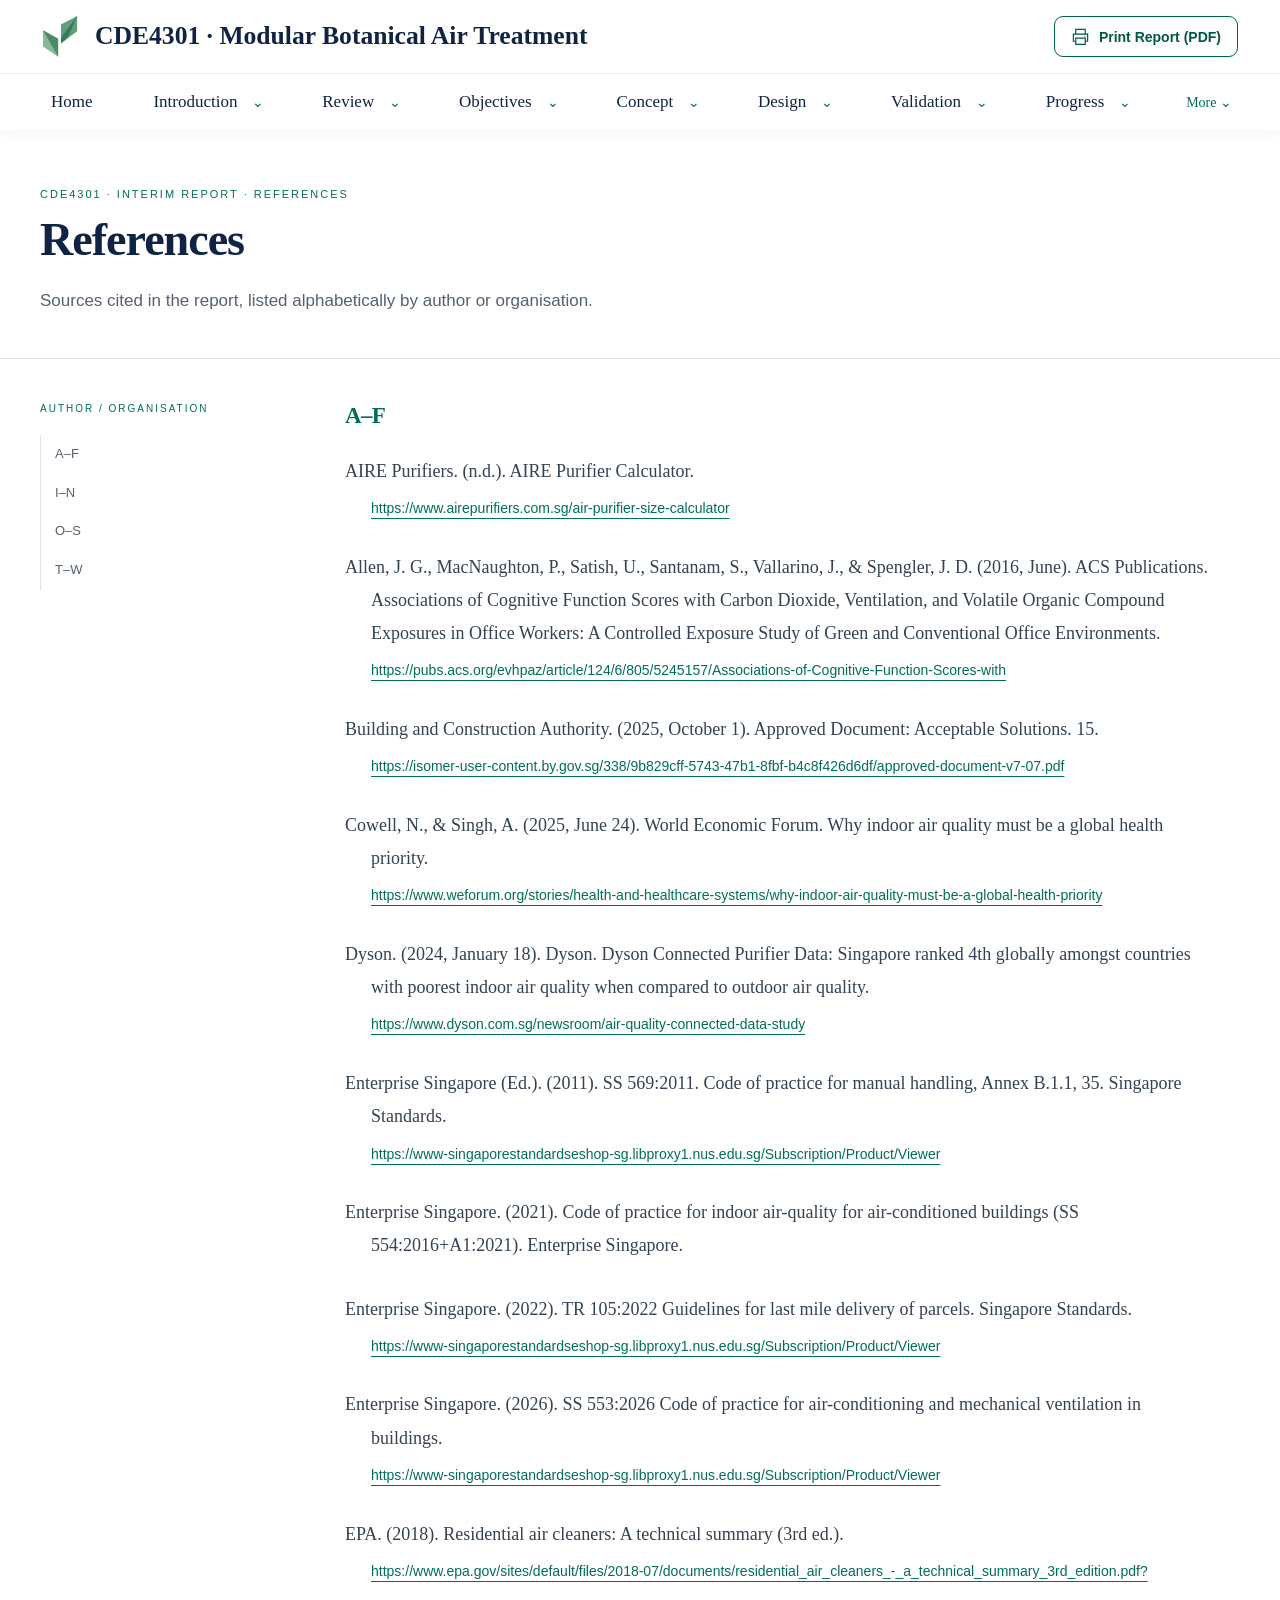
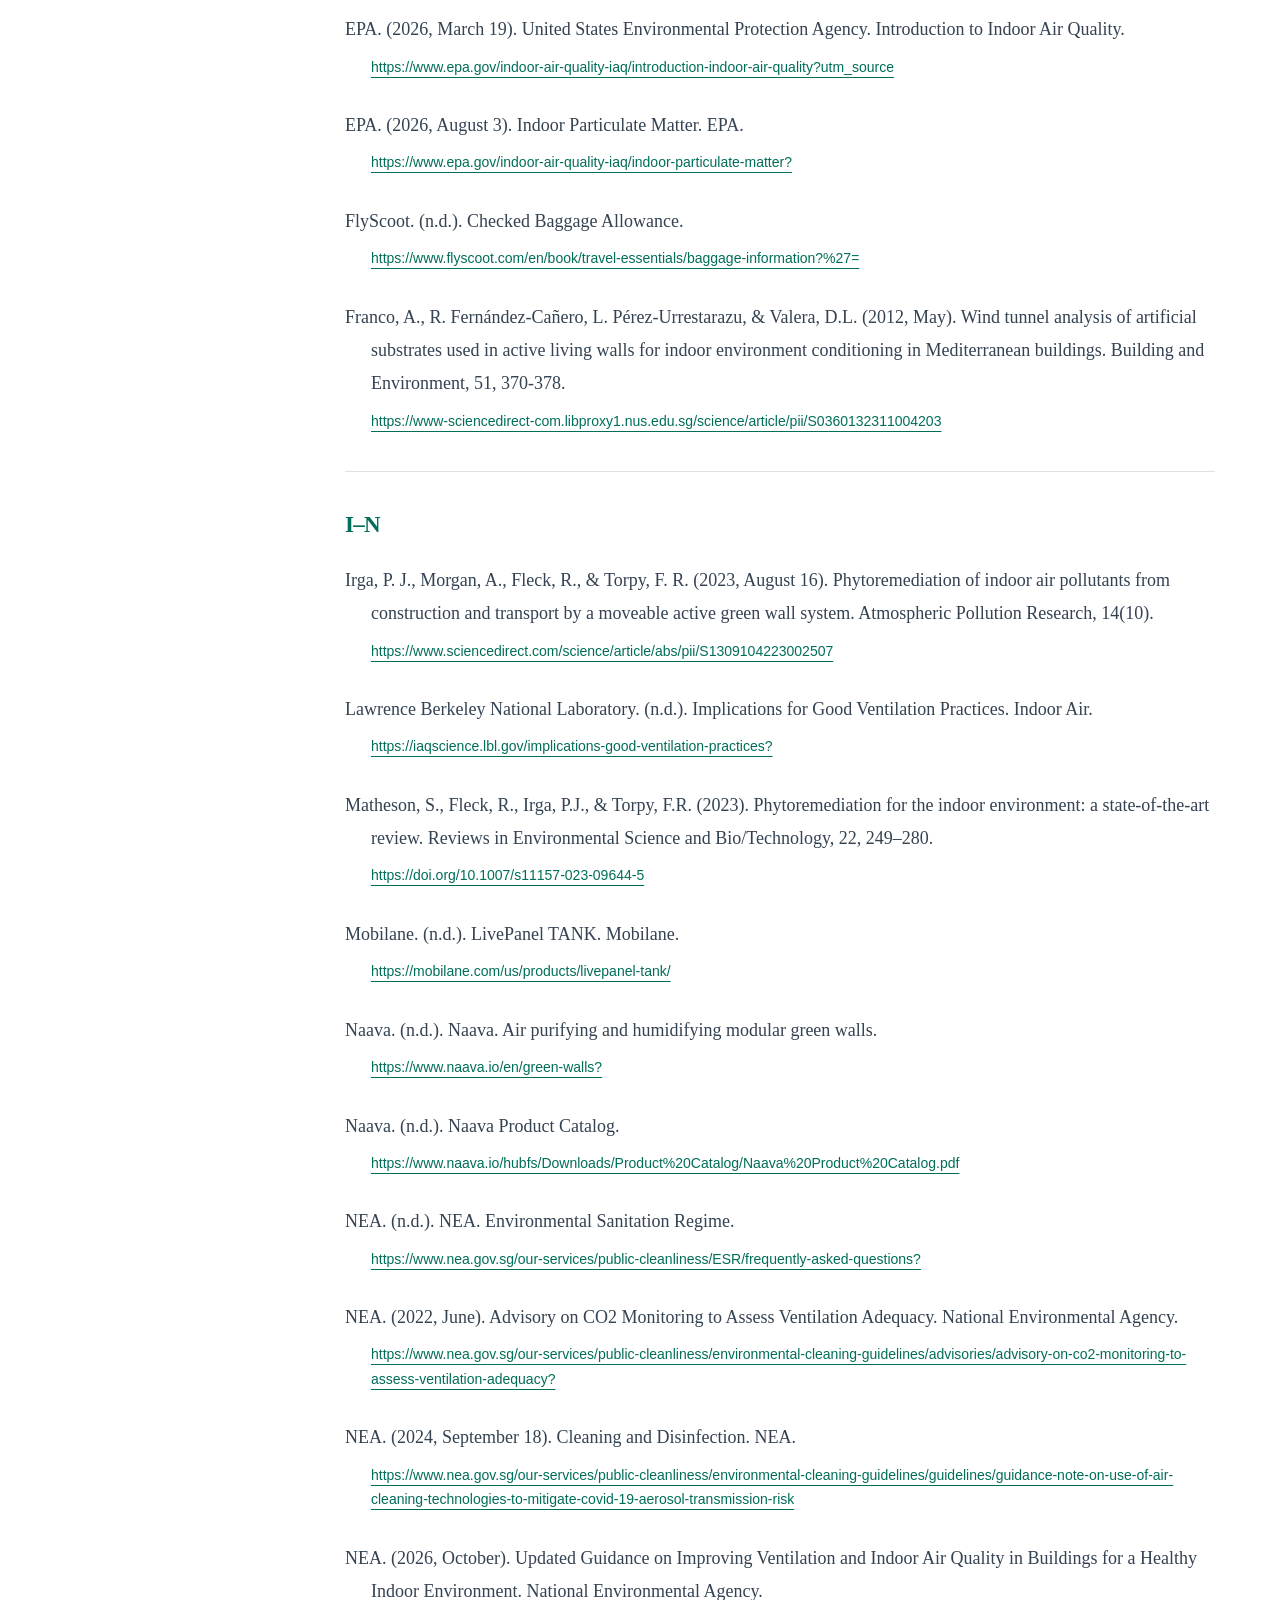
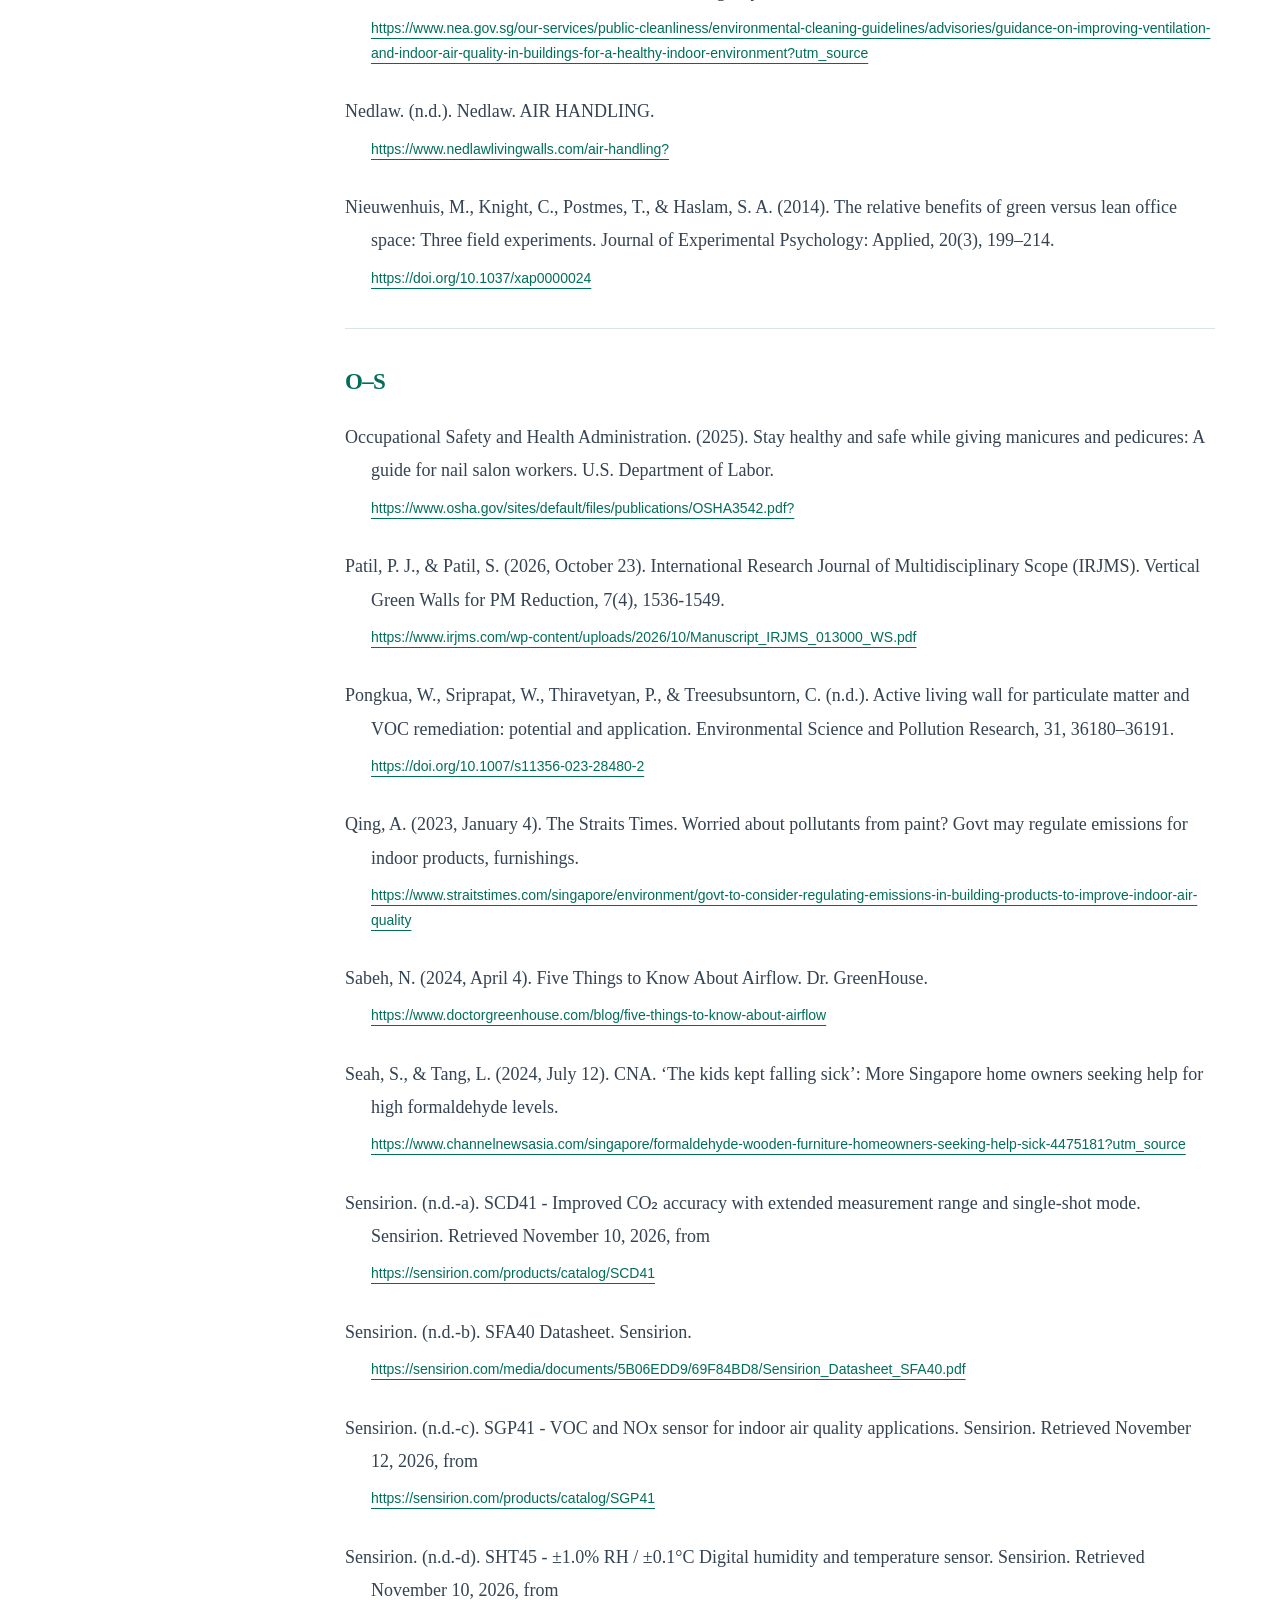
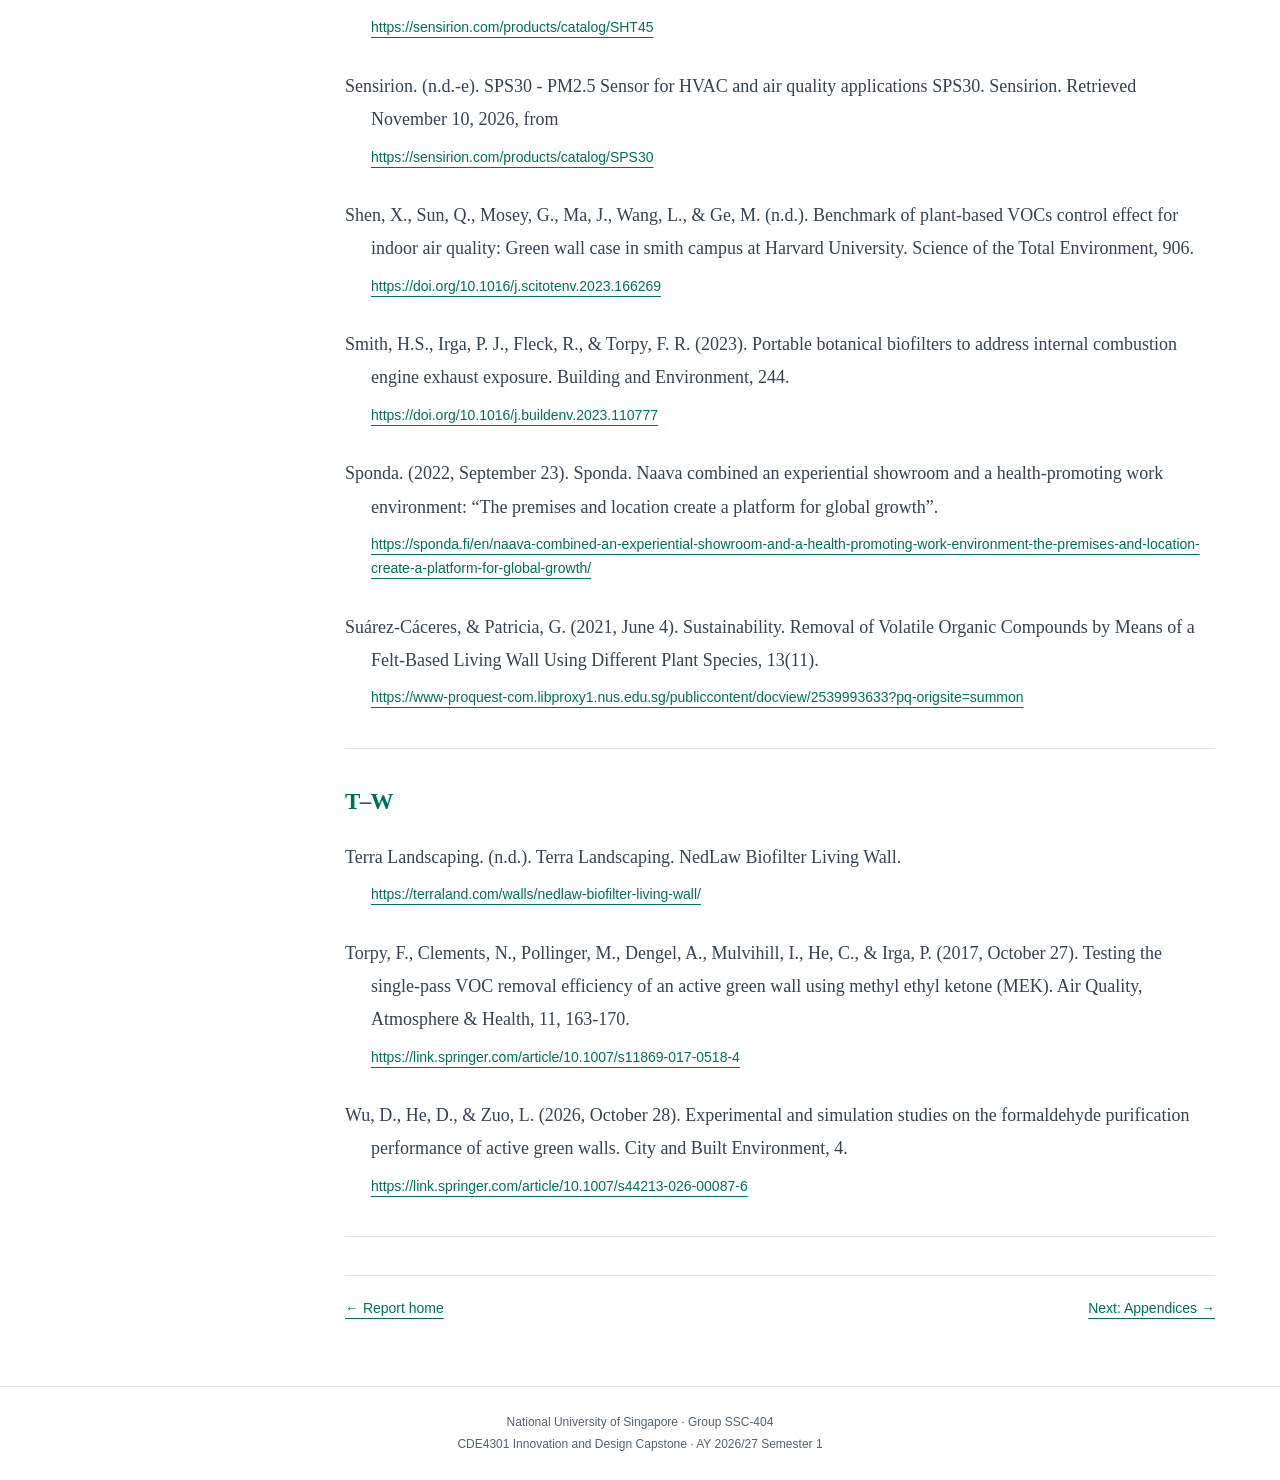
<file: references.html>
<!DOCTYPE html>
<html lang="en">
<head>
<meta charset="utf-8">
<meta name="viewport" content="width=device-width, initial-scale=1">
<meta name="description" content="CDE4301 interim report: Design and Evaluation of a Modular Botanical Air-Treatment System, Group SSC-404, National University of Singapore.">
<title>References | CDE4301</title>
<style>
:root{--navy:#102343;--green:#006e59;--muted:#546172;--line:#dbe4e1;--pale:#f3f8f5;--header-height:130px}*{box-sizing:border-box}html{scroll-behavior:smooth;scroll-padding-top:calc(var(--header-height) + 24px)}body{margin:0;color:var(--navy);background:#fff;font-family:Georgia,'Times New Roman',serif}a{color:inherit;text-underline-offset:5px}button{font:inherit;cursor:pointer}a:focus-visible,button:focus-visible{outline:3px solid #bd8a23;outline-offset:5px}button,a{-webkit-tap-highlight-color:transparent}.skip{position:fixed;top:-80px;left:15px;z-index:100;background:white;padding:12px}.skip:focus{top:10px}.site-header{position:sticky;top:0;z-index:50;background:rgba(255,255,255,.98);box-shadow:0 3px 12px #1023430c}.topbar,.navigation{max-width:1440px;margin:auto;padding:0 42px}.topbar{min-height:74px;display:flex;align-items:center;justify-content:space-between;gap:24px;border-bottom:1px solid #edf0ef}.brand{display:flex;align-items:center;gap:15px;text-decoration:none;font-weight:700;font-size:clamp(18px,2vw,28px)}.brand svg{width:38px;flex-shrink:0}.print-button{display:flex;align-items:center;gap:9px;white-space:nowrap;background:white;color:#005943;border:1px solid #00634e;border-radius:9px;padding:10px 16px;font:600 14px Arial,sans-serif}.print-button svg{width:19px;height:19px}.nav-list{display:flex;justify-content:space-between;list-style:none;padding:0;margin:0;gap:10px}.nav-item{position:relative;display:flex;align-items:center;min-height:56px}.nav-link{padding:18px 9px;text-decoration:none;font-size:17px;white-space:nowrap}.nav-link[aria-current=page]{color:var(--green);font-weight:bold}.nav-link[aria-current=page]:after{content:'';position:absolute;bottom:0;left:4px;right:4px;height:4px;border-radius:2px;background:var(--green)}.toggle{border:0;background:none;color:var(--green);padding:14px 6px;font-size:14px}.dropdown{position:absolute;top:100%;left:0;width:285px;max-height:70vh;overflow:auto;list-style:none;padding:8px;margin:0;background:white;border:1px solid var(--line);border-radius:9px;box-shadow:0 10px 24px #10234316;display:none}.nav-item:last-child .dropdown{left:auto;right:0}.nav-item.open .dropdown{display:block}.dropdown a{display:block;padding:11px 12px;text-decoration:none;line-height:1.4;font:14px/1.5 Arial,sans-serif;border-radius:5px}.dropdown a:hover,.dropdown a:focus{background:var(--pale);color:var(--green)}.mobile-toggle{display:none}.cover{max-width:1440px;margin:auto;padding:44px 42px 32px;position:relative;overflow:hidden;text-align:center}.cover-content{position:relative;z-index:1}.university{display:flex;justify-content:center;align-items:center;min-height:103px;margin:0 auto 26px}.university img{width:260px;max-height:116px;object-fit:contain}.university-fallback{display:flex;gap:15px;align-items:center;text-align:left}.university-fallback strong{font:700 57px Arial,sans-serif;letter-spacing:-3px;border-right:1px solid #b8c5ce;padding-right:17px}.university-fallback span{font:16px/1.35 Arial,sans-serif}.eyebrow{font:12px/1.8 Arial,sans-serif;letter-spacing:2.7px;text-transform:uppercase;margin:12px 0 23px}.eyebrow:before,.eyebrow:after{content:'';display:inline-block;vertical-align:middle;width:60px;height:1px;background:#8fb6a4;margin:0 18px}h1{font-size:clamp(38px,4.6vw,68px);line-height:1.1;letter-spacing:-1.5px;max-width:1000px;margin:0 auto 12px}h1 span{display:block}.subtitle{font-size:clamp(23px,2.9vw,38px);font-style:italic;color:var(--muted);margin:10px 0 20px}.badge{display:inline-block;background:#dfecdf;color:#00543e;border-radius:30px;padding:7px 24px;font-size:23px;font-weight:bold}.academic{font-size:19px;color:var(--muted);margin:14px 0 30px}.actions{display:flex;justify-content:center;align-items:center;gap:30px;margin-bottom:42px}.primary{background:var(--green);color:white;border:1px solid var(--green);padding:14px 36px;border-radius:8px;text-decoration:none;font-size:20px;font-weight:bold;box-shadow:0 3px 6px #006e5912}.primary:hover{background:#005542}.text-button{border:0;background:none;color:#00634e;text-decoration:underline;font-size:18px;font-weight:bold}.team-heading{display:flex;align-items:center;gap:20px;font:600 13px Arial,sans-serif;letter-spacing:3px;margin:0 0 26px}.team-heading:before,.team-heading:after{content:'';height:1px;flex:1;background:#a7c1b4}.team{display:grid;grid-template-columns:repeat(3,1fr);gap:20px;text-align:left}.person{display:flex;align-items:center;gap:20px;padding:22px;border:1px solid #d5dddd;border-radius:15px;background:#ffffffed}.portrait{height:96px;width:96px;flex-shrink:0;border-radius:50%;overflow:hidden;display:grid;place-items:center;background:#edf0f2}.portrait img{width:100%;height:100%;object-fit:cover}.portrait span{font:700 25px Arial,sans-serif;color:white}.portrait.black{background:linear-gradient(140deg,#646b70,#161c21)}.portrait.yellow{background:linear-gradient(140deg,#efd574,#b18720)}.portrait.red{background:linear-gradient(140deg,#d97065,#9f302d)}.person h3{font-size:23px;margin:0 0 8px}.person p{font-size:16px;color:var(--muted);margin:0;line-height:1.5}.scroll-cue{display:inline-block;font:12px Arial,sans-serif;letter-spacing:.5px;color:var(--muted);margin:28px auto 0;text-decoration:none}.botanical{position:absolute;right:-25px;top:145px;width:310px;height:440px;color:#8fb58d;opacity:.4;pointer-events:none}.reading-section{border-top:1px solid var(--line);padding:72px 24px 76px}.reading-section.ack{background:var(--pale)}.reading-inner{max-width:790px;margin:auto}.section-kicker{font:11px Arial,sans-serif;text-transform:uppercase;letter-spacing:2px;color:var(--green);margin:0 0 14px}h2{font-size:37px;letter-spacing:-.7px;margin:0 0 27px}.prose{font-size:18px;line-height:1.85;color:#344252}.prose p{margin:0 0 21px}.section-end{display:flex;justify-content:space-between;align-items:center;gap:24px;margin-top:38px;padding-top:24px;border-top:1px solid var(--line);font:14px Arial,sans-serif}.section-end a{color:var(--green)}footer{padding:25px;text-align:center;color:var(--muted);font:12px/1.8 Arial,sans-serif;border-top:1px solid var(--line)}dialog{width:min(440px,calc(100% - 32px));border:1px solid var(--line);border-radius:14px;padding:28px;color:var(--navy);box-shadow:0 20px 80px #10234330}dialog::backdrop{background:#10234360}dialog h2{font-size:26px;margin-bottom:15px}dialog p{font:16px/1.65 Arial,sans-serif}dialog button{font-size:16px;margin-top:10px} [hidden]{display:none!important}
@media(min-width:1100px){.cover{min-height:calc(100svh - 130px);display:flex;align-items:center;justify-content:center}.cover-content{width:100%}}
@media(max-width:1100px){.topbar,.navigation{padding-left:22px;padding-right:22px}.nav-list{gap:1px}.nav-link{font-size:15px;padding-left:5px;padding-right:5px}.person{gap:13px;padding:17px}.portrait{width:68px;height:68px}.person h3{font-size:20px}.person p{font-size:14px}.cover{padding:35px 24px}.eyebrow:before,.eyebrow:after{width:25px;margin:0 10px}}
@media(max-width:780px){.topbar{min-height:72px;padding:14px 18px;gap:10px}.brand{font-size:17px;max-width:260px;line-height:1.3;gap:9px}.brand svg{width:28px}.print-button{padding:9px;font-size:12px}.print-button .pdf-label{display:none}.navigation{padding:0 18px}.mobile-toggle{display:flex;justify-content:space-between;width:100%;padding:13px 0;border:0;background:none;color:var(--green);font:600 14px Arial,sans-serif}.nav-list{display:none;max-height:65vh;overflow:auto;padding-bottom:15px}.navigation.expanded .nav-list{display:block}.nav-item{flex-wrap:wrap;min-height:42px}.nav-link{flex:1;font:15px Arial,sans-serif;padding:14px 8px}.nav-link[aria-current=page]:after{display:none}.toggle{padding:14px 20px}.dropdown,.nav-item:last-child .dropdown{position:static;width:100%;box-shadow:none;margin:0 0 8px;border:0;border-left:2px solid #cddfd4;border-radius:0;max-height:none}.cover{padding:36px 20px 24px}.eyebrow{font-size:10px;letter-spacing:1.5px}.eyebrow:before,.eyebrow:after{display:none}h1{letter-spacing:-1px}.academic{font-size:16px;line-height:1.8}.badge{font-size:20px}.actions{gap:18px;flex-wrap:wrap;margin-bottom:36px}.primary{font-size:17px;padding:13px 24px}.text-button{font-size:16px}.team{grid-template-columns:1fr;max-width:440px;margin:auto;gap:12px}.person{padding:15px 20px}.person h3{font-size:21px}.person p{font-size:15px}.portrait{height:66px;width:66px}.university-fallback strong{font-size:46px}.university-fallback span{font-size:13px}.university{min-height:70px;margin-bottom:25px}.botanical{opacity:.18;right:-150px;top:170px}.team-heading{font-size:11px;gap:12px;letter-spacing:2px}.reading-section{padding:48px 24px}.prose{font-size:17px;line-height:1.8}h2{font-size:31px}.section-end{align-items:flex-start}.university img{max-width:220px}}
@media(prefers-reduced-motion:reduce){html{scroll-behavior:auto}}
@media print{.site-header,.actions,.scroll-cue,.section-end,.skip,dialog,.botanical{display:none!important}.cover{min-height:0;padding:30px 0;break-after:page}.reading-section{padding:20px 0;border:0;background:white!important}.reading-inner{max-width:none}.team{gap:12px}.person{padding:12px}.portrait{height:50px;width:50px}.person h3{font-size:17px}.person p{font-size:12px}.prose{font-size:12pt;line-height:1.6}h1{font-size:38pt}h2{break-after:avoid}p{orphans:3;widows:3}footer{margin-top:30px}}

/* Face-centred framing using each original photograph's proportions.
   Percentage positioning preserves the crop at desktop and mobile sizes. */
.portrait{position:relative}
.portrait img{position:absolute;left:50%;top:50%;height:auto;max-width:none;object-fit:initial;transform-origin:center}
.portrait[data-image-slot="shadman"] img{width:190%;transform:translate(-49%,-54.5%)}
.portrait[data-image-slot="shawn"] img{width:210%;transform:translate(-52.5%,-48.5%)}
.portrait[data-image-slot="yibin"] img{width:210%;transform:translate(-52%,-35%)}

.university img{width:360px;height:auto;max-height:none;max-width:90vw}.university{margin-top:-35px;margin-bottom:0}
@media(max-width:780px){.university img{width:300px;max-width:90vw}}

.section-hero{max-width:1320px;margin:auto;padding:58px 40px 42px;border-bottom:1px solid var(--line)}
.section-hero h1{font-size:clamp(32px,3.6vw,51px);max-width:none;margin:0;line-height:1.15;letter-spacing:-1px}
.section-deck{font:17px/1.7 Arial,sans-serif;color:var(--muted);margin:20px 0 0}
.report-layout{max-width:1320px;margin:auto;display:grid;grid-template-columns:245px minmax(0,1fr);gap:60px;padding:42px 40px 70px}
.section-sidebar{align-self:start;position:sticky;top:calc(var(--header-height) + 25px);font:13px/1.6 Arial,sans-serif;max-height:calc(100vh - var(--header-height) - 45px);overflow:auto}
.section-sidebar>p{font-size:10px;letter-spacing:2px;color:var(--green);margin:0 0 18px}.section-sidebar ol{list-style:none;padding:0;margin:0;border-left:1px solid var(--line)}.section-sidebar a{display:block;padding:9px 14px;text-decoration:none;color:var(--muted)}.section-sidebar a:hover,.section-sidebar a:focus{color:var(--green);background:var(--pale)}
.report-body{min-width:0;max-width:870px}.report-subsection{padding-bottom:36px;margin-bottom:38px;border-bottom:1px solid var(--line)}.report-subsection h2{font-size:29px;line-height:1.3;margin:0 0 24px}.report-subsection>p{font-size:18px;line-height:1.85;color:#344252;margin:0 0 23px}.report-subsection p a{color:var(--green)}
figure{margin:30px 0;background:#fff;border:1px solid var(--line);border-radius:10px;overflow:hidden}figure>a{display:block;padding:12px}figure img{display:block;width:100%;height:auto;max-height:620px;object-fit:contain}figcaption{background:var(--pale);padding:14px 20px;font:13px/1.6 Arial,sans-serif;color:var(--muted)}
@media(max-width:1000px){.report-layout{grid-template-columns:190px minmax(0,1fr);gap:30px;padding-left:25px;padding-right:25px}.section-hero{padding-left:25px;padding-right:25px}}
@media(max-width:780px){.section-hero{padding:36px 24px 30px}.section-hero h1 br{display:none}.report-layout{display:block;padding:28px 24px 45px}.section-sidebar{position:static;max-height:none;margin-bottom:38px}.section-sidebar ol{display:grid;grid-template-columns:1fr 1fr;gap:4px}.section-sidebar a{padding:8px;font-size:12px}.report-subsection h2{font-size:26px}.report-subsection>p{font-size:17px}.report-subsection{margin-bottom:30px;padding-bottom:25px}figure>a{padding:5px}}
@media print{.section-sidebar{display:none}.report-layout{display:block;padding:0}.section-hero{padding:0 0 30px}.report-subsection>p{font-size:12pt}.report-subsection h2{font-size:19pt}figure{break-inside:avoid}figure img{max-height:400px}.report-subsection{border:0}.section-hero h1{font-size:28pt}}
.reference-list{list-style:none;margin:0;padding:0}.reference-entry{margin:0 0 30px;padding-left:26px;color:#344252;font-size:18px;line-height:1.85;scroll-margin-top:calc(var(--header-height) + 24px)}.reference-entry p{margin:0;text-indent:-26px}.reference-url{display:block;color:var(--green);overflow-wrap:anywhere;word-break:normal;font:14px/1.75 Arial,sans-serif;margin-top:8px}.reference-url:hover{color:#004a3c}.dropdown a[aria-current=page]{background:var(--pale);color:var(--green);font-weight:bold}.references-page .report-subsection h2{color:var(--green);font-size:23px}.references-page .report-subsection{padding-bottom:8px}@media(max-width:780px){.reference-entry{font-size:17px;padding-left:20px}.reference-entry p{text-indent:-20px}.reference-url{font-size:13px}}@media print{.reference-entry{font-size:11pt;line-height:1.6;break-inside:avoid}.reference-url{font-size:9pt}.references-page .report-subsection h2{break-after:avoid}}
</style>
<style>[id^="appendix-"], [id^="figure-"], [id^="table-"], [id^="equation-"] { scroll-margin-top: 24px; }</style></head>
<body>
<a class="skip" href="#main">Skip to content</a>
<header class="site-header" id="site-header">
<div class="topbar"><a class="brand" href="index.html" aria-label="CDE4301 report home"><svg viewbox="0 0 40 44" aria-hidden="true"><path fill="#629e7c" d="M20 23V9L37 0v16L20 29Z"></path><path fill="#37795b" d="m20 23 17-23-9 21-8 8Z"></path><path fill="#8bb998" d="M17 43 1 32V15l16 9Z"></path><path fill="#4d8a68" d="M17 43 1 15l16 9Z"></path></svg><span>CDE4301 · Modular Botanical Air Treatment</span></a>
<button class="print-button" type="button" data-pdf><svg viewbox="0 0 24 24" fill="none" stroke="currentColor" stroke-width="1.5" aria-hidden="true"><path d="M6 9V3h12v6M6 18H3V9h18v9h-3M6 14h12v8H6zM17 12h1"></path></svg><span>Print Report<span class="pdf-label"> (PDF)</span></span></button></div>
<nav class="navigation" aria-label="Report navigation"><button class="mobile-toggle" aria-expanded="false" aria-controls="nav-list">Explore the report <span aria-hidden="true">☰</span></button><ul class="nav-list" id="nav-list"><li class="nav-item"><a class="nav-link" href="index.html">Home</a></li></ul></nav>
</header>
<main id="main" class="references-page"><div class="section-hero"><p class="section-kicker">CDE4301 · Interim report · References</p><h1>References</h1><p class="section-deck">Sources cited in the report, listed alphabetically by author or organisation.</p></div><div class="report-layout"><aside class="section-sidebar" aria-label="On this page"><p>AUTHOR / ORGANISATION</p><ol><li><a href="#a-f">A–F</a></li><li><a href="#i-n">I–N</a></li><li><a href="#o-s">O–S</a></li><li><a href="#t-w">T–W</a></li></ol></aside><article class="report-body"><section class="report-subsection" id="a-f" aria-labelledby="heading-a-f"><h2 id="heading-a-f">A–F</h2><ul class="reference-list"><li class="reference-entry" id="reference-1"><p>AIRE Purifiers. (n.d.). AIRE Purifier Calculator.</p><a class="reference-url" href="https://www.airepurifiers.com.sg/air-purifier-size-calculator" target="_blank" rel="noopener">https://www.airepurifiers.com.sg/air-purifier-size-calculator</a></li><li class="reference-entry" id="reference-2"><p>Allen, J. G., MacNaughton, P., Satish, U., Santanam, S., Vallarino, J., &amp; Spengler, J. D. (2016, June). ACS Publications. Associations of Cognitive Function Scores with Carbon Dioxide, Ventilation, and Volatile Organic Compound Exposures in Office Workers: A Controlled Exposure Study of Green and Conventional Office Environments.</p><a class="reference-url" href="https://pubs.acs.org/evhpaz/article/124/6/805/5245157/Associations-of-Cognitive-Function-Scores-with" target="_blank" rel="noopener">https://pubs.acs.org/evhpaz/article/124/6/805/5245157/Associations-of-Cognitive-Function-Scores-with</a></li><li class="reference-entry" id="reference-3"><p>Building and Construction Authority. (2025, October 1). Approved Document: Acceptable Solutions. 15.</p><a class="reference-url" href="https://isomer-user-content.by.gov.sg/338/9b829cff-5743-47b1-8fbf-b4c8f426d6df/approved-document-v7-07.pdf" target="_blank" rel="noopener">https://isomer-user-content.by.gov.sg/338/9b829cff-5743-47b1-8fbf-b4c8f426d6df/approved-document-v7-07.pdf</a></li><li class="reference-entry" id="reference-4"><p>Cowell, N., &amp; Singh, A. (2025, June 24). World Economic Forum. Why indoor air quality must be a global health priority.</p><a class="reference-url" href="https://www.weforum.org/stories/health-and-healthcare-systems/why-indoor-air-quality-must-be-a-global-health-priority" target="_blank" rel="noopener">https://www.weforum.org/stories/health-and-healthcare-systems/why-indoor-air-quality-must-be-a-global-health-priority</a></li><li class="reference-entry" id="reference-5"><p>Dyson. (2024, January 18). Dyson. Dyson Connected Purifier Data: Singapore ranked 4th globally amongst countries with poorest indoor air quality when compared to outdoor air quality.</p><a class="reference-url" href="https://www.dyson.com.sg/newsroom/air-quality-connected-data-study" target="_blank" rel="noopener">https://www.dyson.com.sg/newsroom/air-quality-connected-data-study</a></li><li class="reference-entry" id="reference-6"><p>Enterprise Singapore (Ed.). (2011). SS 569:2011. Code of practice for manual handling, Annex B.1.1, 35. Singapore Standards.</p><a class="reference-url" href="https://www-singaporestandardseshop-sg.libproxy1.nus.edu.sg/Subscription/Product/Viewer" target="_blank" rel="noopener">https://www-singaporestandardseshop-sg.libproxy1.nus.edu.sg/Subscription/Product/Viewer</a></li><li class="reference-entry" id="reference-7"><p>Enterprise Singapore. (2021). Code of practice for indoor air-quality for air-conditioned buildings (SS 554:2016+A1:2021). Enterprise Singapore.</p></li><li class="reference-entry" id="reference-8"><p>Enterprise Singapore. (2022). TR 105:2022 Guidelines for last mile delivery of parcels. Singapore Standards.</p><a class="reference-url" href="https://www-singaporestandardseshop-sg.libproxy1.nus.edu.sg/Subscription/Product/Viewer" target="_blank" rel="noopener">https://www-singaporestandardseshop-sg.libproxy1.nus.edu.sg/Subscription/Product/Viewer</a></li><li class="reference-entry" id="reference-9"><p>Enterprise Singapore. (2026). SS 553:2026 Code of practice for air-conditioning and mechanical ventilation in buildings.</p><a class="reference-url" href="https://www-singaporestandardseshop-sg.libproxy1.nus.edu.sg/Subscription/Product/Viewer" target="_blank" rel="noopener">https://www-singaporestandardseshop-sg.libproxy1.nus.edu.sg/Subscription/Product/Viewer</a></li><li class="reference-entry" id="reference-10"><p>EPA. (2018). Residential air cleaners: A technical summary (3rd ed.).</p><a class="reference-url" href="https://www.epa.gov/sites/default/files/2018-07/documents/residential_air_cleaners_-_a_technical_summary_3rd_edition.pdf?" target="_blank" rel="noopener">https://www.epa.gov/sites/default/files/2018-07/documents/residential_air_cleaners_-_a_technical_summary_3rd_edition.pdf?</a></li><li class="reference-entry" id="reference-11"><p>EPA. (2026, March 19). United States Environmental Protection Agency. Introduction to Indoor Air Quality.</p><a class="reference-url" href="https://www.epa.gov/indoor-air-quality-iaq/introduction-indoor-air-quality?utm_source" target="_blank" rel="noopener">https://www.epa.gov/indoor-air-quality-iaq/introduction-indoor-air-quality?utm_source</a></li><li class="reference-entry" id="reference-12"><p>EPA. (2026, August 3). Indoor Particulate Matter. EPA.</p><a class="reference-url" href="https://www.epa.gov/indoor-air-quality-iaq/indoor-particulate-matter?" target="_blank" rel="noopener">https://www.epa.gov/indoor-air-quality-iaq/indoor-particulate-matter?</a></li><li class="reference-entry" id="reference-13"><p>FlyScoot. (n.d.). Checked Baggage Allowance.</p><a class="reference-url" href="https://www.flyscoot.com/en/book/travel-essentials/baggage-information?%27=" target="_blank" rel="noopener">https://www.flyscoot.com/en/book/travel-essentials/baggage-information?%27=</a></li><li class="reference-entry" id="reference-14"><p>Franco, A., R. Fernández-Cañero, L. Pérez-Urrestarazu, &amp; Valera, D.L. (2012, May). Wind tunnel analysis of artificial substrates used in active living walls for indoor environment conditioning in Mediterranean buildings. Building and Environment, 51, 370-378.</p><a class="reference-url" href="https://www-sciencedirect-com.libproxy1.nus.edu.sg/science/article/pii/S0360132311004203" target="_blank" rel="noopener">https://www-sciencedirect-com.libproxy1.nus.edu.sg/science/article/pii/S0360132311004203</a></li></ul></section><section class="report-subsection" id="i-n" aria-labelledby="heading-i-n"><h2 id="heading-i-n">I–N</h2><ul class="reference-list"><li class="reference-entry" id="reference-15"><p>Irga, P. J., Morgan, A., Fleck, R., &amp; Torpy, F. R. (2023, August 16). Phytoremediation of indoor air pollutants from construction and transport by a moveable active green wall system. Atmospheric Pollution Research, 14(10).</p><a class="reference-url" href="https://www.sciencedirect.com/science/article/abs/pii/S1309104223002507" target="_blank" rel="noopener">https://www.sciencedirect.com/science/article/abs/pii/S1309104223002507</a></li><li class="reference-entry" id="reference-16"><p>Lawrence Berkeley National Laboratory. (n.d.). Implications for Good Ventilation Practices. Indoor Air.</p><a class="reference-url" href="https://iaqscience.lbl.gov/implications-good-ventilation-practices?" target="_blank" rel="noopener">https://iaqscience.lbl.gov/implications-good-ventilation-practices?</a></li><li class="reference-entry" id="reference-17"><p>Matheson, S., Fleck, R., Irga, P.J., &amp; Torpy, F.R. (2023). Phytoremediation for the indoor environment: a state-of-the-art review. Reviews in Environmental Science and Bio/Technology, 22, 249–280.</p><a class="reference-url" href="https://doi.org/10.1007/s11157-023-09644-5" target="_blank" rel="noopener">https://doi.org/10.1007/s11157-023-09644-5</a></li><li class="reference-entry" id="reference-18"><p>Mobilane. (n.d.). LivePanel TANK. Mobilane.</p><a class="reference-url" href="https://mobilane.com/us/products/livepanel-tank/" target="_blank" rel="noopener">https://mobilane.com/us/products/livepanel-tank/</a></li><li class="reference-entry" id="reference-19"><p>Naava. (n.d.). Naava. Air purifying and humidifying modular green walls.</p><a class="reference-url" href="https://www.naava.io/en/green-walls?" target="_blank" rel="noopener">https://www.naava.io/en/green-walls?</a></li><li class="reference-entry" id="reference-20"><p>Naava. (n.d.). Naava Product Catalog.</p><a class="reference-url" href="https://www.naava.io/hubfs/Downloads/Product%20Catalog/Naava%20Product%20Catalog.pdf" target="_blank" rel="noopener">https://www.naava.io/hubfs/Downloads/Product%20Catalog/Naava%20Product%20Catalog.pdf</a></li><li class="reference-entry" id="reference-21"><p>NEA. (n.d.). NEA. Environmental Sanitation Regime.</p><a class="reference-url" href="https://www.nea.gov.sg/our-services/public-cleanliness/ESR/frequently-asked-questions?" target="_blank" rel="noopener">https://www.nea.gov.sg/our-services/public-cleanliness/ESR/frequently-asked-questions?</a></li><li class="reference-entry" id="reference-22"><p>NEA. (2022, June). Advisory on CO2 Monitoring to Assess Ventilation Adequacy. National Environmental Agency.</p><a class="reference-url" href="https://www.nea.gov.sg/our-services/public-cleanliness/environmental-cleaning-guidelines/advisories/advisory-on-co2-monitoring-to-assess-ventilation-adequacy?" target="_blank" rel="noopener">https://www.nea.gov.sg/our-services/public-cleanliness/environmental-cleaning-guidelines/advisories/advisory-on-co2-monitoring-to-assess-ventilation-adequacy?</a></li><li class="reference-entry" id="reference-23"><p>NEA. (2024, September 18). Cleaning and Disinfection. NEA.</p><a class="reference-url" href="https://www.nea.gov.sg/our-services/public-cleanliness/environmental-cleaning-guidelines/guidelines/guidance-note-on-use-of-air-cleaning-technologies-to-mitigate-covid-19-aerosol-transmission-risk" target="_blank" rel="noopener">https://www.nea.gov.sg/our-services/public-cleanliness/environmental-cleaning-guidelines/guidelines/guidance-note-on-use-of-air-cleaning-technologies-to-mitigate-covid-19-aerosol-transmission-risk</a></li><li class="reference-entry" id="reference-24"><p>NEA. (2026, October). Updated Guidance on Improving Ventilation and Indoor Air Quality in Buildings for a Healthy Indoor Environment. National Environmental Agency.</p><a class="reference-url" href="https://www.nea.gov.sg/our-services/public-cleanliness/environmental-cleaning-guidelines/advisories/guidance-on-improving-ventilation-and-indoor-air-quality-in-buildings-for-a-healthy-indoor-environment?utm_source" target="_blank" rel="noopener">https://www.nea.gov.sg/our-services/public-cleanliness/environmental-cleaning-guidelines/advisories/guidance-on-improving-ventilation-and-indoor-air-quality-in-buildings-for-a-healthy-indoor-environment?utm_source</a></li><li class="reference-entry" id="reference-nedlaw"><p>Nedlaw. (n.d.). Nedlaw. AIR HANDLING.</p><a class="reference-url" href="https://www.nedlawlivingwalls.com/air-handling?" target="_blank" rel="noopener">https://www.nedlawlivingwalls.com/air-handling?</a></li><li class="reference-entry" id="reference-25"><p>Nieuwenhuis, M., Knight, C., Postmes, T., &amp; Haslam, S. A. (2014). The relative benefits of green versus lean office space: Three field experiments. Journal of Experimental Psychology: Applied, 20(3), 199–214.</p><a class="reference-url" href="https://doi.org/10.1037/xap0000024" target="_blank" rel="noopener">https://doi.org/10.1037/xap0000024</a></li></ul></section><section class="report-subsection" id="o-s" aria-labelledby="heading-o-s"><h2 id="heading-o-s">O–S</h2><ul class="reference-list"><li class="reference-entry" id="reference-26"><p>Occupational Safety and Health Administration. (2025). Stay healthy and safe while giving manicures and pedicures: A guide for nail salon workers. U.S. Department of Labor.</p><a class="reference-url" href="https://www.osha.gov/sites/default/files/publications/OSHA3542.pdf?" target="_blank" rel="noopener">https://www.osha.gov/sites/default/files/publications/OSHA3542.pdf?</a></li><li class="reference-entry" id="reference-27"><p>Patil, P. J., &amp; Patil, S. (2026, October 23). International Research Journal of Multidisciplinary Scope (IRJMS). Vertical Green Walls for PM Reduction, 7(4), 1536-1549.</p><a class="reference-url" href="https://www.irjms.com/wp-content/uploads/2026/10/Manuscript_IRJMS_013000_WS.pdf" target="_blank" rel="noopener">https://www.irjms.com/wp-content/uploads/2026/10/Manuscript_IRJMS_013000_WS.pdf</a></li><li class="reference-entry" id="reference-28"><p>Pongkua, W., Sriprapat, W., Thiravetyan, P., &amp; Treesubsuntorn, C. (n.d.). Active living wall for particulate matter and VOC remediation: potential and application. Environmental Science and Pollution Research, 31, 36180–36191.</p><a class="reference-url" href="https://doi.org/10.1007/s11356-023-28480-2" target="_blank" rel="noopener">https://doi.org/10.1007/s11356-023-28480-2</a></li><li class="reference-entry" id="reference-29"><p>Qing, A. (2023, January 4). The Straits Times. Worried about pollutants from paint? Govt may regulate emissions for indoor products, furnishings.</p><a class="reference-url" href="https://www.straitstimes.com/singapore/environment/govt-to-consider-regulating-emissions-in-building-products-to-improve-indoor-air-quality" target="_blank" rel="noopener">https://www.straitstimes.com/singapore/environment/govt-to-consider-regulating-emissions-in-building-products-to-improve-indoor-air-quality</a></li><li class="reference-entry" id="reference-30"><p>Sabeh, N. (2024, April 4). Five Things to Know About Airflow. Dr. GreenHouse.</p><a class="reference-url" href="https://www.doctorgreenhouse.com/blog/five-things-to-know-about-airflow" target="_blank" rel="noopener">https://www.doctorgreenhouse.com/blog/five-things-to-know-about-airflow</a></li><li class="reference-entry" id="reference-31"><p>Seah, S., &amp; Tang, L. (2024, July 12). CNA. ‘The kids kept falling sick’: More Singapore home owners seeking help for high formaldehyde levels.</p><a class="reference-url" href="https://www.channelnewsasia.com/singapore/formaldehyde-wooden-furniture-homeowners-seeking-help-sick-4475181?utm_source" target="_blank" rel="noopener">https://www.channelnewsasia.com/singapore/formaldehyde-wooden-furniture-homeowners-seeking-help-sick-4475181?utm_source</a></li><li class="reference-entry" id="reference-32"><p>Sensirion. (n.d.-a). SCD41 - Improved CO₂ accuracy with extended measurement range and single-shot mode. Sensirion. Retrieved November 10, 2026, from</p><a class="reference-url" href="https://sensirion.com/products/catalog/SCD41" target="_blank" rel="noopener">https://sensirion.com/products/catalog/SCD41</a></li><li class="reference-entry" id="reference-33"><p>Sensirion. (n.d.-b). SFA40 Datasheet. Sensirion.</p><a class="reference-url" href="https://sensirion.com/media/documents/5B06EDD9/69F84BD8/Sensirion_Datasheet_SFA40.pdf" target="_blank" rel="noopener">https://sensirion.com/media/documents/5B06EDD9/69F84BD8/Sensirion_Datasheet_SFA40.pdf</a></li><li class="reference-entry" id="reference-34"><p>Sensirion. (n.d.-c). SGP41 - VOC and NOx sensor for indoor air quality applications. Sensirion. Retrieved November 12, 2026, from</p><a class="reference-url" href="https://sensirion.com/products/catalog/SGP41" target="_blank" rel="noopener">https://sensirion.com/products/catalog/SGP41</a></li><li class="reference-entry" id="reference-35"><p>Sensirion. (n.d.-d). SHT45 - ±1.0% RH / ±0.1°C Digital humidity and temperature sensor. Sensirion. Retrieved November 10, 2026, from</p><a class="reference-url" href="https://sensirion.com/products/catalog/SHT45" target="_blank" rel="noopener">https://sensirion.com/products/catalog/SHT45</a></li><li class="reference-entry" id="reference-36"><p>Sensirion. (n.d.-e). SPS30 - PM2.5 Sensor for HVAC and air quality applications SPS30. Sensirion. Retrieved November 10, 2026, from</p><a class="reference-url" href="https://sensirion.com/products/catalog/SPS30" target="_blank" rel="noopener">https://sensirion.com/products/catalog/SPS30</a></li><li class="reference-entry" id="reference-37"><p>Shen, X., Sun, Q., Mosey, G., Ma, J., Wang, L., &amp; Ge, M. (n.d.). Benchmark of plant-based VOCs control effect for indoor air quality: Green wall case in smith campus at Harvard University. Science of the Total Environment, 906.</p><a class="reference-url" href="https://doi.org/10.1016/j.scitotenv.2023.166269" target="_blank" rel="noopener">https://doi.org/10.1016/j.scitotenv.2023.166269</a></li><li class="reference-entry" id="reference-38"><p>Smith, H.S., Irga, P. J., Fleck, R., &amp; Torpy, F. R. (2023). Portable botanical biofilters to address internal combustion engine exhaust exposure. Building and Environment, 244.</p><a class="reference-url" href="https://doi.org/10.1016/j.buildenv.2023.110777" target="_blank" rel="noopener">https://doi.org/10.1016/j.buildenv.2023.110777</a></li><li class="reference-entry" id="reference-39"><p>Sponda. (2022, September 23). Sponda. Naava combined an experiential showroom and a health-promoting work environment: “The premises and location create a platform for global growth”.</p><a class="reference-url" href="https://sponda.fi/en/naava-combined-an-experiential-showroom-and-a-health-promoting-work-environment-the-premises-and-location-create-a-platform-for-global-growth/" target="_blank" rel="noopener">https://sponda.fi/en/naava-combined-an-experiential-showroom-and-a-health-promoting-work-environment-the-premises-and-location-create-a-platform-for-global-growth/</a></li><li class="reference-entry" id="reference-40"><p>Suárez-Cáceres, &amp; Patricia, G. (2021, June 4). Sustainability. Removal of Volatile Organic Compounds by Means of a Felt-Based Living Wall Using Different Plant Species, 13(11).</p><a class="reference-url" href="https://www-proquest-com.libproxy1.nus.edu.sg/publiccontent/docview/2539993633?pq-origsite=summon" target="_blank" rel="noopener">https://www-proquest-com.libproxy1.nus.edu.sg/publiccontent/docview/2539993633?pq-origsite=summon</a></li></ul></section><section class="report-subsection" id="t-w" aria-labelledby="heading-t-w"><h2 id="heading-t-w">T–W</h2><ul class="reference-list"><li class="reference-entry" id="reference-41"><p>Terra Landscaping. (n.d.). Terra Landscaping. NedLaw Biofilter Living Wall.</p><a class="reference-url" href="https://terraland.com/walls/nedlaw-biofilter-living-wall/" target="_blank" rel="noopener">https://terraland.com/walls/nedlaw-biofilter-living-wall/</a></li><li class="reference-entry" id="reference-42"><p>Torpy, F., Clements, N., Pollinger, M., Dengel, A., Mulvihill, I., He, C., &amp; Irga, P. (2017, October 27). Testing the single-pass VOC removal efficiency of an active green wall using methyl ethyl ketone (MEK). Air Quality, Atmosphere &amp; Health, 11, 163-170.</p><a class="reference-url" href="https://link.springer.com/article/10.1007/s11869-017-0518-4" target="_blank" rel="noopener">https://link.springer.com/article/10.1007/s11869-017-0518-4</a></li><li class="reference-entry" id="reference-43"><p>Wu, D., He, D., &amp; Zuo, L. (2026, October 28). Experimental and simulation studies on the formaldehyde purification performance of active green walls. City and Built Environment, 4.</p><a class="reference-url" href="https://link.springer.com/article/10.1007/s44213-026-00087-6" target="_blank" rel="noopener">https://link.springer.com/article/10.1007/s44213-026-00087-6</a></li></ul></section><div class="section-end"><a href="index.html">← Report home</a><a href="appendices.html" data-report-page>Next: Appendices →</a></div></article></div></main>
<footer>National University of Singapore · Group SSC-404<br>CDE4301 Innovation and Design Capstone · AY 2026/27 Semester 1</footer>
<dialog id="notice" aria-labelledby="notice-title"><h2 id="notice-title">Report in preparation</h2><p id="notice-text"></p><form method="dialog"><button class="primary">Close</button></form></dialog>
<script>
/* Team portraits are embedded in the HTML. Override them below only if desired.
   EDIT ASSETS HERE. Leave an empty string until each file is available.
   Recommended names: images/nus-logo.png, images/shadman.png,
   images/shawn.png, images/yi-bin.png, files/CDE4301_Interim_Report.pdf.
   No empty src attributes or broken-image icons are rendered.
   Add each completed section filename to readyPages to enable its links.
   All CSS and JS are contained in this file; no build tools are required. */
const CONFIG = {
  images: { university: '', shadman: '', shawn: '', yibin: '' },
  reportPDF: 'files/CDE4301_Interim_Report.pdf',
  readyPages: ["report.html", "index.html", "engineering-design.html", "validation.html", "progress.html", "introduction.html", "review.html", "references.html", "project-definition.html", "concept-development.html", "appendices.html"] // e.g. ['introduction.html', 'concept-development.html']
};
// Future section filenames and subsection anchor IDs. Use these IDs in later pages.
const SECTIONS = [
 ['Introduction','introduction.html',[['1.1 Significance of indoor air quality','significance'],['1.2 Air pollutants of interest','pollutants'],['1.3 Coexistence and variation','coexistence'],['1.4 Target indoor spaces','target-spaces']]],
 ['Review','review.html',[['2.1 Current approaches and limitations','current-approaches'],['2.2 Active botanical filtration','botanical-filtration'],['2.3 Existing botanical systems','existing-systems'],['2.4 Challenges and project gaps','project-gaps']]],
 ['Objectives','project-definition.html',[['3.1 Problem statement and objectives','problem'],['3.2 Project scope','scope'],['3.3 Design considerations','considerations'],['3.4 Measurable requirements','requirements']]],
 ['Concept','concept-development.html',[['4.1 Reference system and plant','reference-system'],['4.2 Configuration selection','configuration'],['4.3 System architecture','architecture'],['4.4 Concept features and rationale','rationale']]],
 ['Design','engineering-design.html',[['5.1 Plant-module construction','plant-module'],['5.2 Irrigation design','irrigation'],['5.3 Airflow and treatment performance','airflow'],['5.4 Baffle development and CFD','baffle'],['5.5 Fan selection and control','fan'],['5.6 Lighting design and calibration','lighting'],['5.7 Base-module design','base'],['5.8 Sensor integration','sensors']]],
 ['Validation','validation.html',[['6.1 Objectives and metrics','metrics'],['6.2 Experiment 1: Fan flow rate','experiment-1'],['6.3 Experiment 2: Room scaling','experiment-2'],['6.4 Experiment 3: Module count','experiment-3'],['6.5 Sizing guide','sizing-guide']]],
 ['Progress','progress.html',[['7.1 Prototyping progress','prototyping'],['7.2 Mapping progress to objectives','objectives-mapping'],['7.3 Outstanding technical questions','technical-questions'],['7.4 Remaining work and sequence','remaining-work']]]
];
const nav=document.getElementById('nav-list');
for(const [label,file,items] of SECTIONS){
 const li=document.createElement('li');li.className='nav-item';
 const a=document.createElement('a');a.className='nav-link';a.href=file;a.textContent=label;a.dataset.reportPage='';li.append(a);
 const button=document.createElement('button');button.className='toggle';button.type='button';button.textContent='⌄';button.setAttribute('aria-label',`Show ${label} subsections`);button.setAttribute('aria-expanded','false');button.setAttribute('aria-controls',`menu-${label.toLowerCase()}`);li.append(button);
 const list=document.createElement('ul');list.className='dropdown';list.id=`menu-${label.toLowerCase()}`;
 for(const [text,id] of items){const item=document.createElement('li'),link=document.createElement('a');link.textContent=text;link.href=`${file}#${id}`;link.dataset.reportPage='';item.append(link);list.append(item)}li.append(list);nav.append(li);
}
const more=document.createElement('li');more.className='nav-item';more.innerHTML='<button class="nav-link toggle" type="button" aria-expanded="false" aria-controls="menu-more">More ⌄</button><ul class="dropdown" id="menu-more"><li><a href="index.html#acknowledgements">Acknowledgements</a></li><li><a href="index.html#abstract">Abstract</a></li><li><a href="report.html" data-report-page>Full report</a></li><li><a href="references.html" data-report-page aria-current="page">References</a></li><li><a href="appendices.html" data-report-page>Appendices</a></li></ul>';nav.append(more);
const closeMenus=()=>{document.querySelectorAll('.nav-item.open').forEach(item=>{item.classList.remove('open');item.querySelector('.toggle').setAttribute('aria-expanded','false')})};
for(const item of document.querySelectorAll('.nav-item')){
 const toggle=item.querySelector('.toggle');if(!toggle)continue;
 const open=()=>{closeMenus();item.classList.add('open');toggle.setAttribute('aria-expanded','true')};
 const close=()=>{item.classList.remove('open');toggle.setAttribute('aria-expanded','false')};
 toggle.addEventListener('click',()=>item.classList.contains('open')?close():open());
 item.addEventListener('pointerenter',e=>{if(e.pointerType==='mouse'&&matchMedia('(min-width:781px)').matches)open()});
 item.addEventListener('pointerleave',e=>{if(e.pointerType==='mouse'&&!item.contains(document.activeElement))close()});
 item.addEventListener('focusout',e=>{if(!item.contains(e.relatedTarget))close()});
}
document.addEventListener('click',e=>{if(!e.target.closest('.nav-item'))closeMenus()});
document.addEventListener('keydown',e=>{if(e.key==='Escape'){const open=document.querySelector('.nav-item.open');if(open){open.querySelector('.toggle').focus();closeMenus()}}});
const mobile=document.querySelector('.mobile-toggle'),navigation=document.querySelector('.navigation');
mobile.addEventListener('click',()=>{const open=navigation.classList.toggle('expanded');mobile.setAttribute('aria-expanded',String(open))});
const notice=document.getElementById('notice');
function showNotice(message){document.getElementById('notice-text').textContent=message;notice.showModal()}
document.querySelectorAll('[data-report-page]').forEach(link=>link.addEventListener('click',e=>{const file=link.getAttribute('href').split('#')[0];if(!CONFIG.readyPages.includes(file)){e.preventDefault();closeMenus();showNotice('This section will be available when the next part of the report website is added. The homepage, Introduction, Review, Engineering Design and References pages are available now.')}}));
document.querySelectorAll('a[href^="#"]').forEach(link=>link.addEventListener('click',()=>{closeMenus();navigation.classList.remove('expanded');mobile.setAttribute('aria-expanded','false')}));
document.querySelectorAll('[data-pdf]').forEach(button=>button.addEventListener('click',()=>{if(CONFIG.reportPDF){window.open(CONFIG.reportPDF,'_blank','noopener')}else{showNotice('The full-report PDF has not been attached yet. Once available, this button will open it for viewing, downloading and printing.')}}));
const names={university:'National University of Singapore',shadman:'Shadman Sudad',shawn:'Shawn Tan',yibin:'Liu Yi Bin'};
for(const [key,path] of Object.entries(CONFIG.images)){if(!path.trim())continue;const slot=document.querySelector(`[data-image-slot="${key}"]`);const img=new Image();img.alt=names[key];img.addEventListener('load',()=>slot.replaceChildren(img));img.src=path;}
// Measure only the fixed portion, so mobile expanded menus do not distort anchor offsets.
const updateHeader=()=>document.documentElement.style.setProperty('--header-height',`${document.querySelector('.topbar').offsetHeight+(matchMedia('(max-width:780px)').matches?mobile.offsetHeight:56)}px`);
window.addEventListener('resize',updateHeader);updateHeader();
</script>
</body>
</html>
</file>
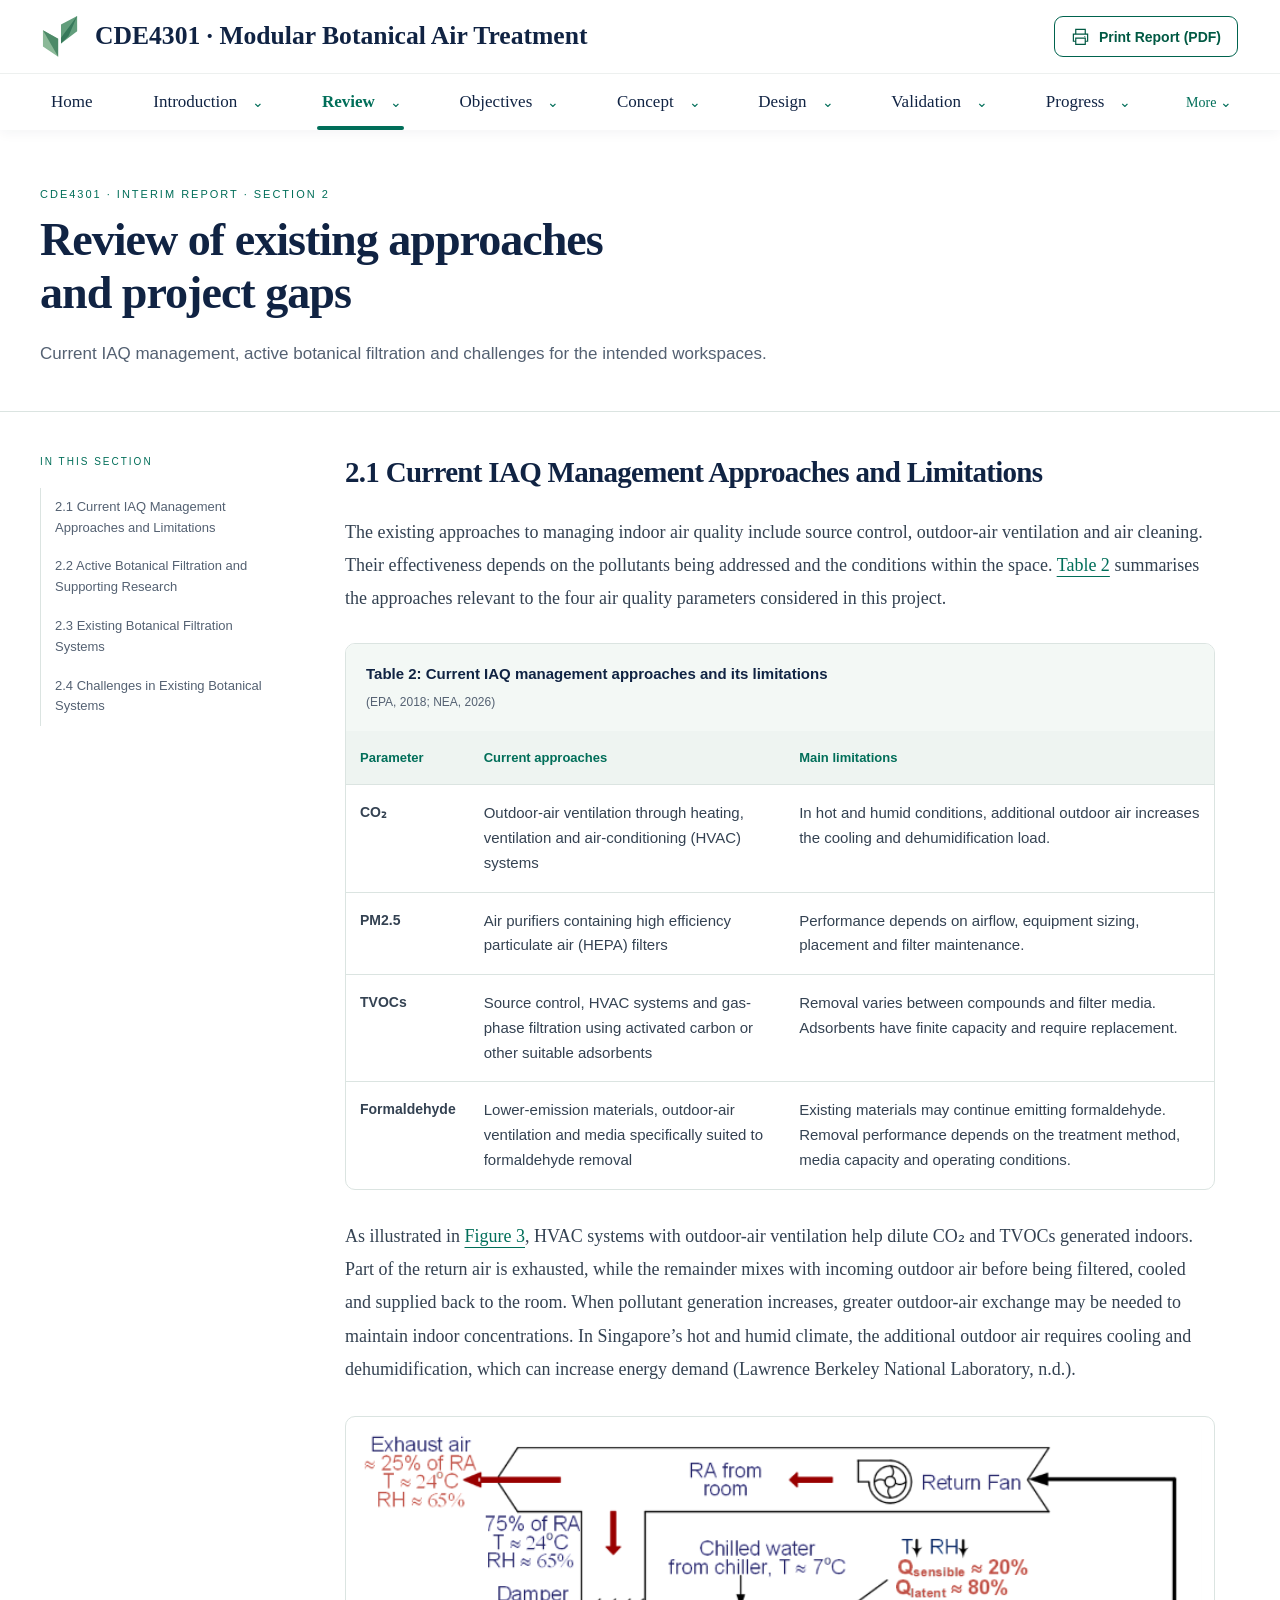
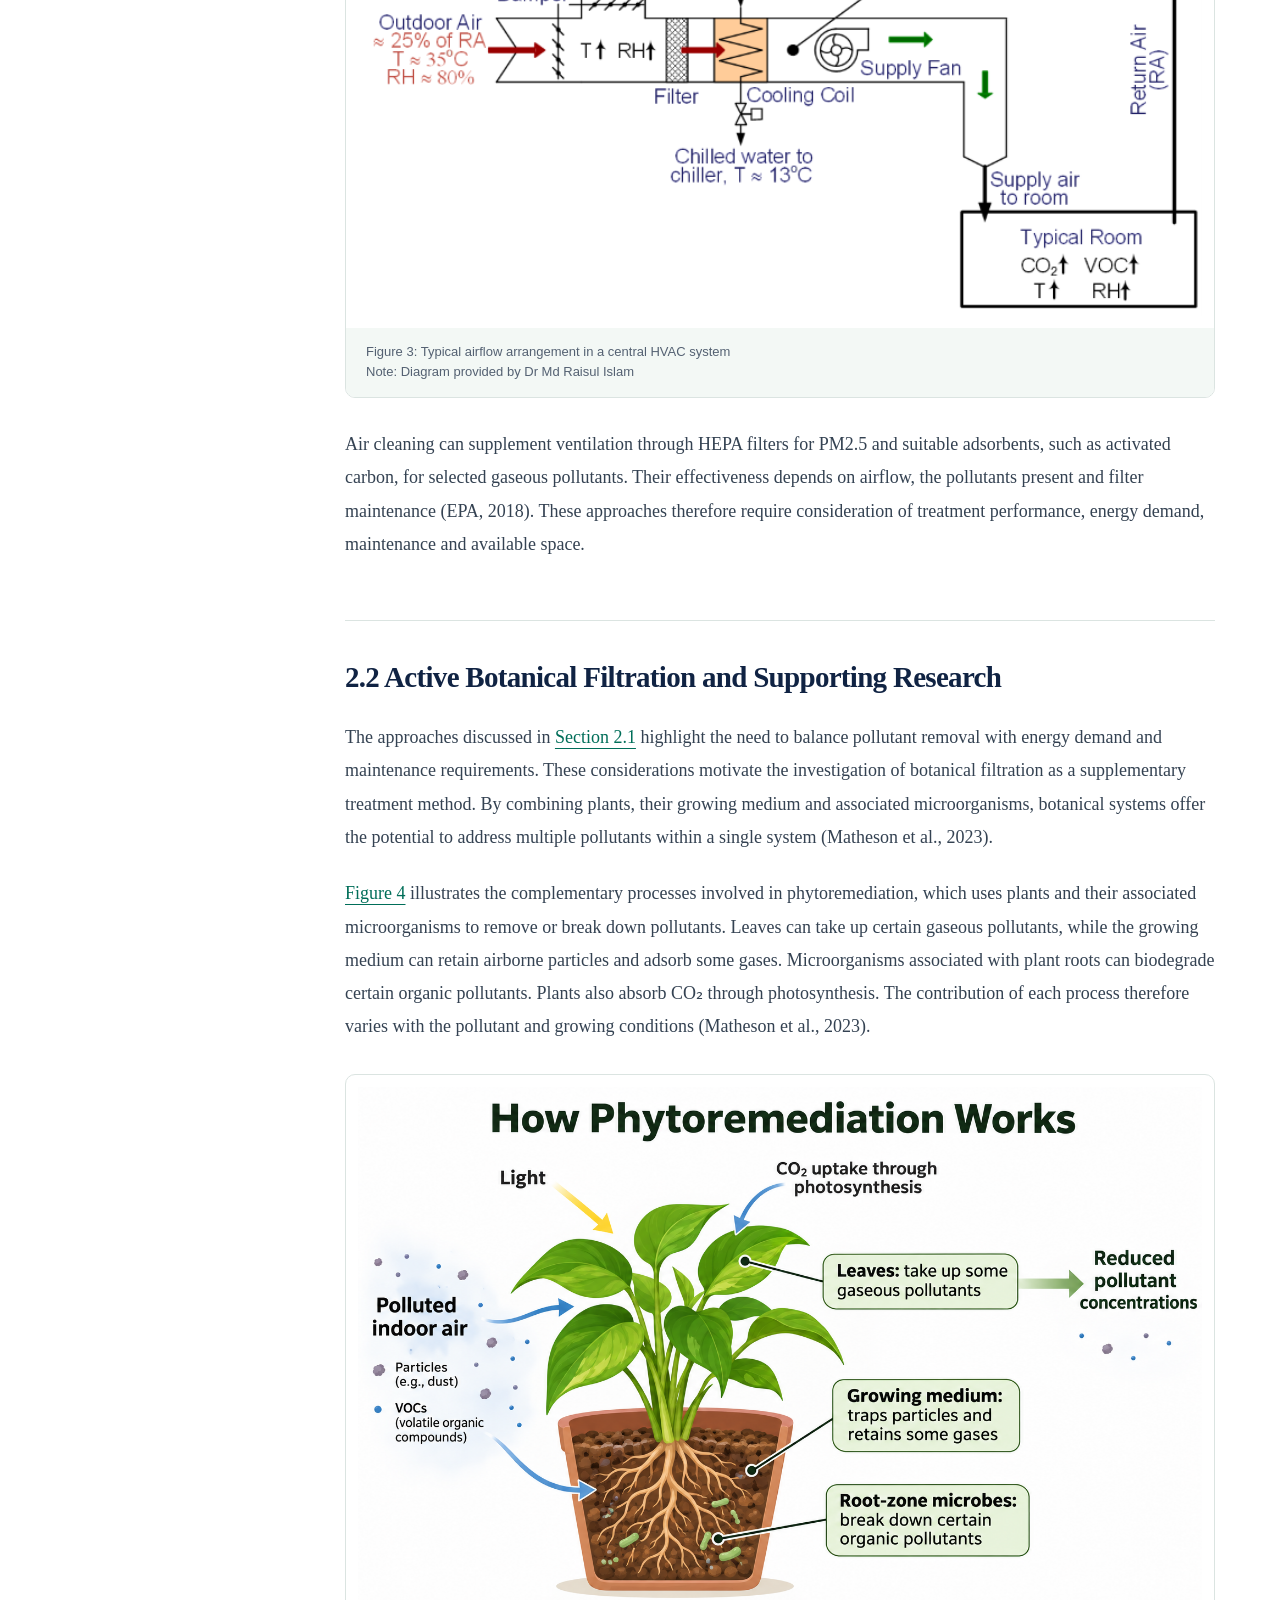
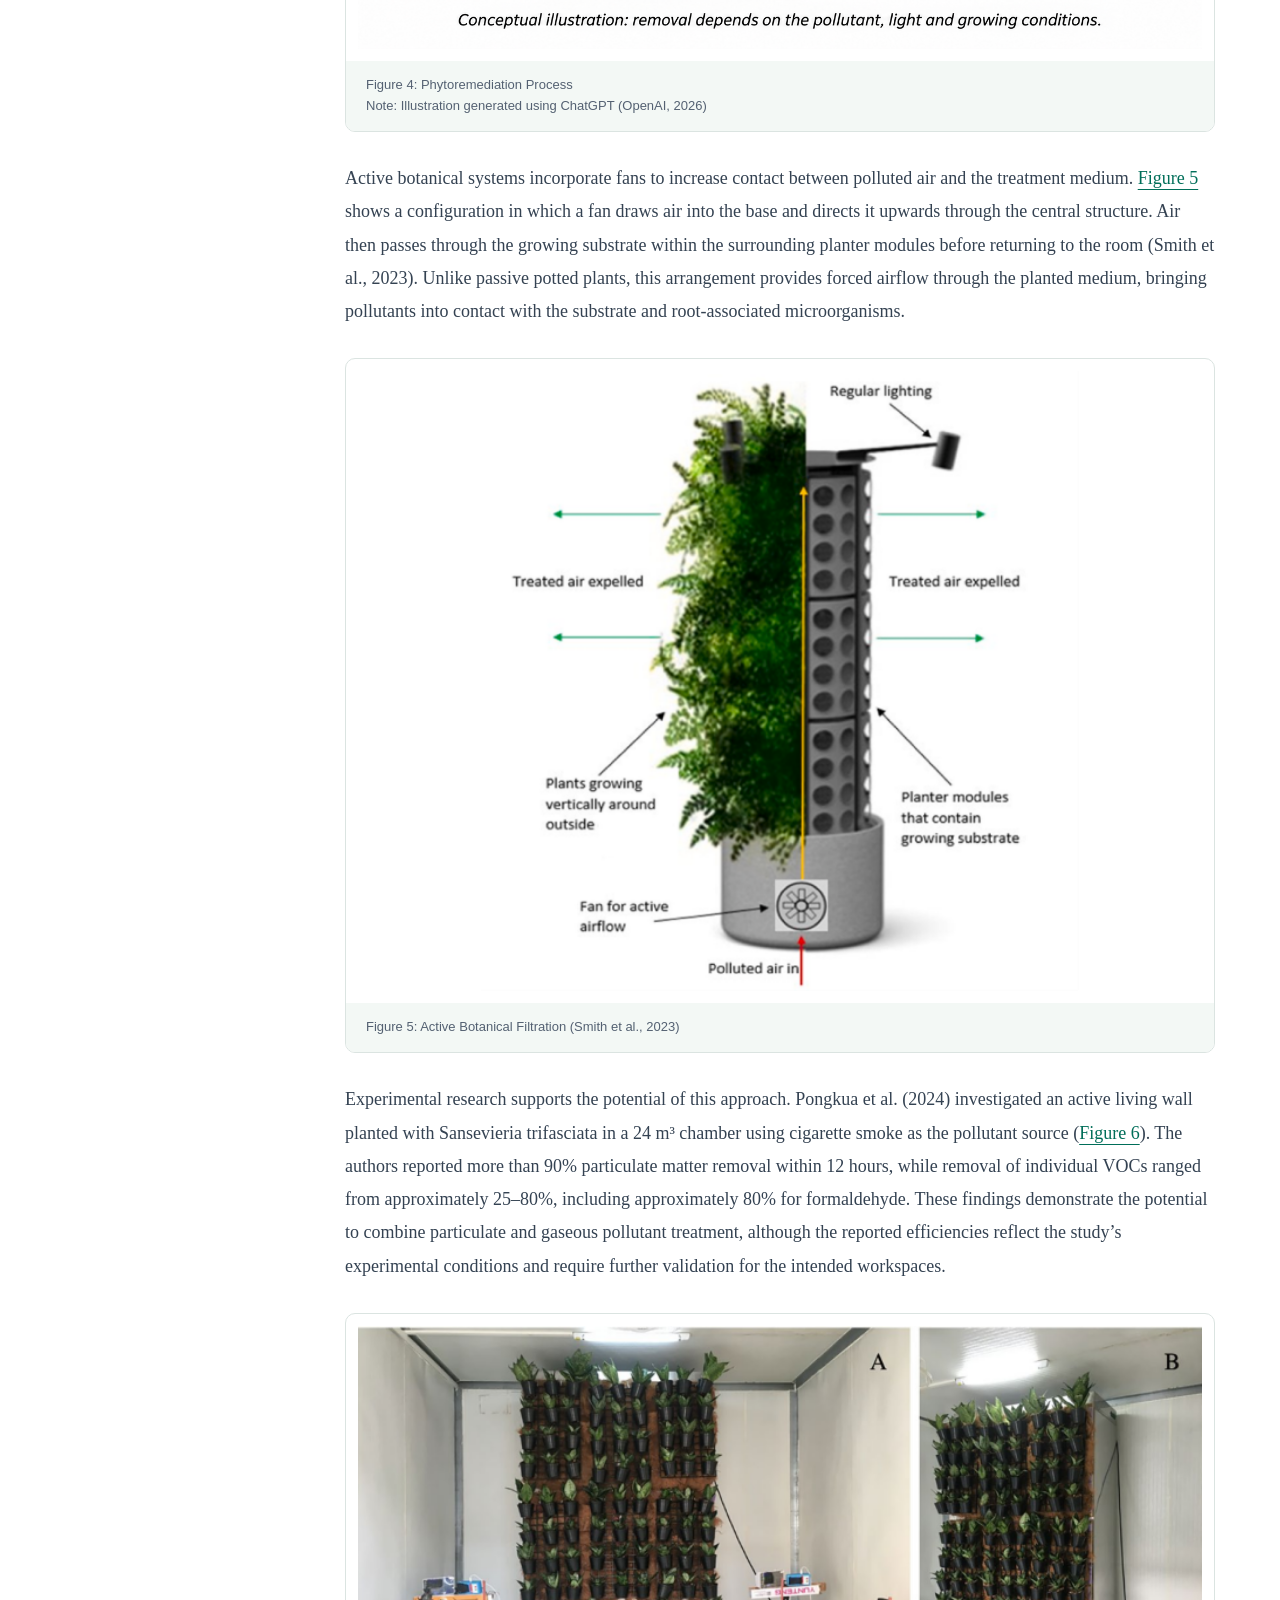
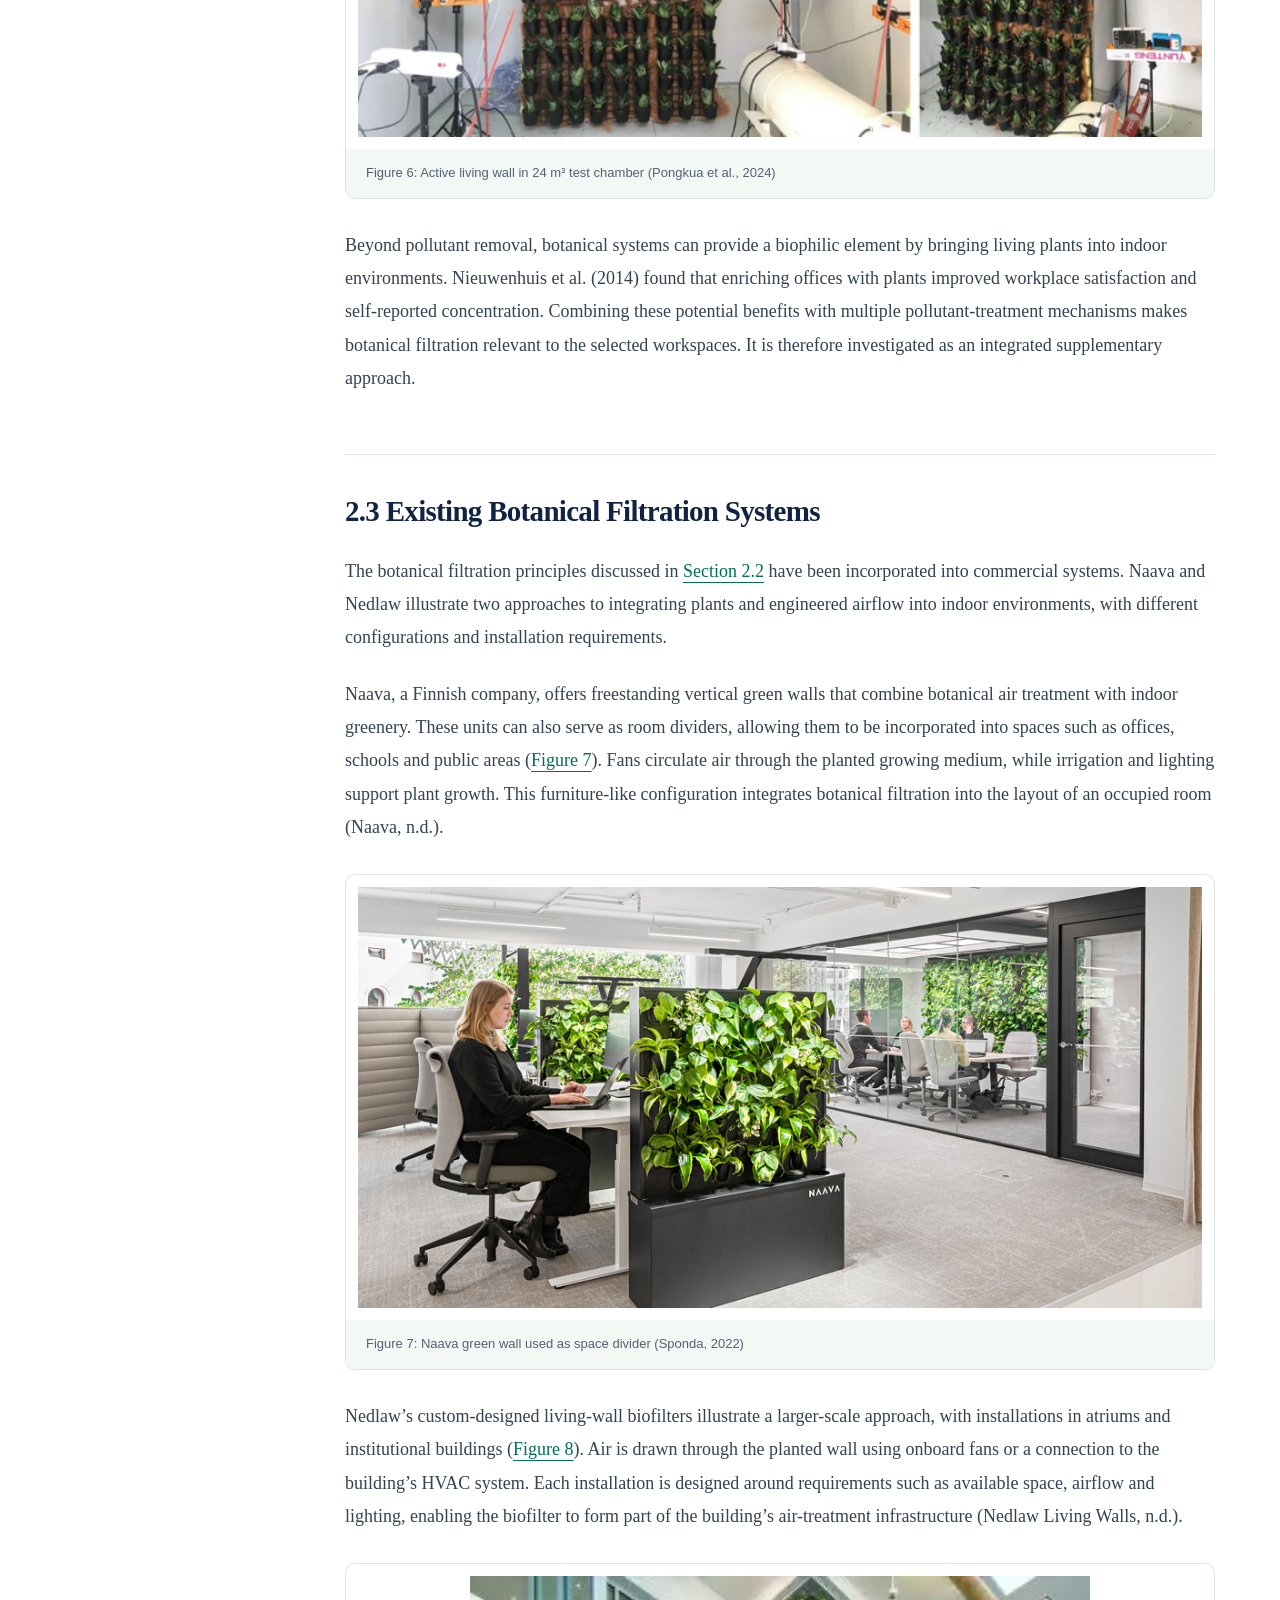
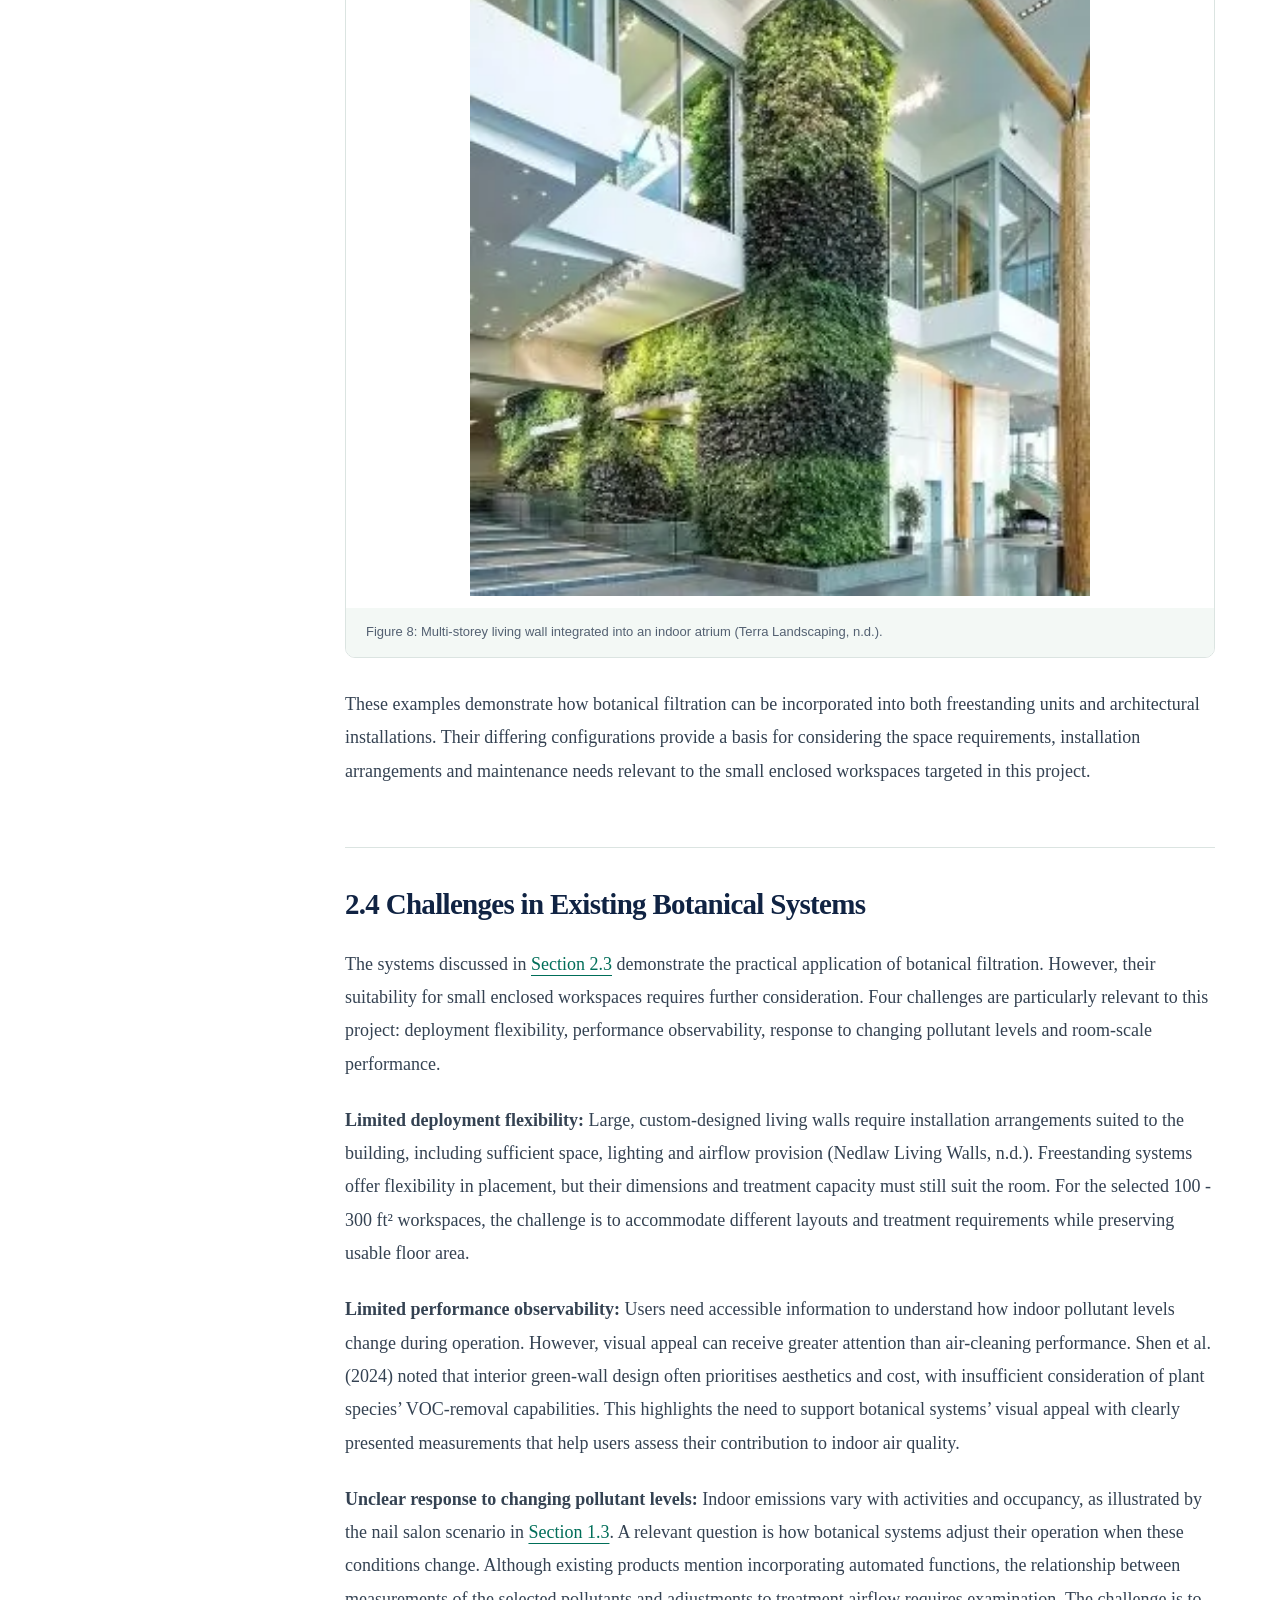
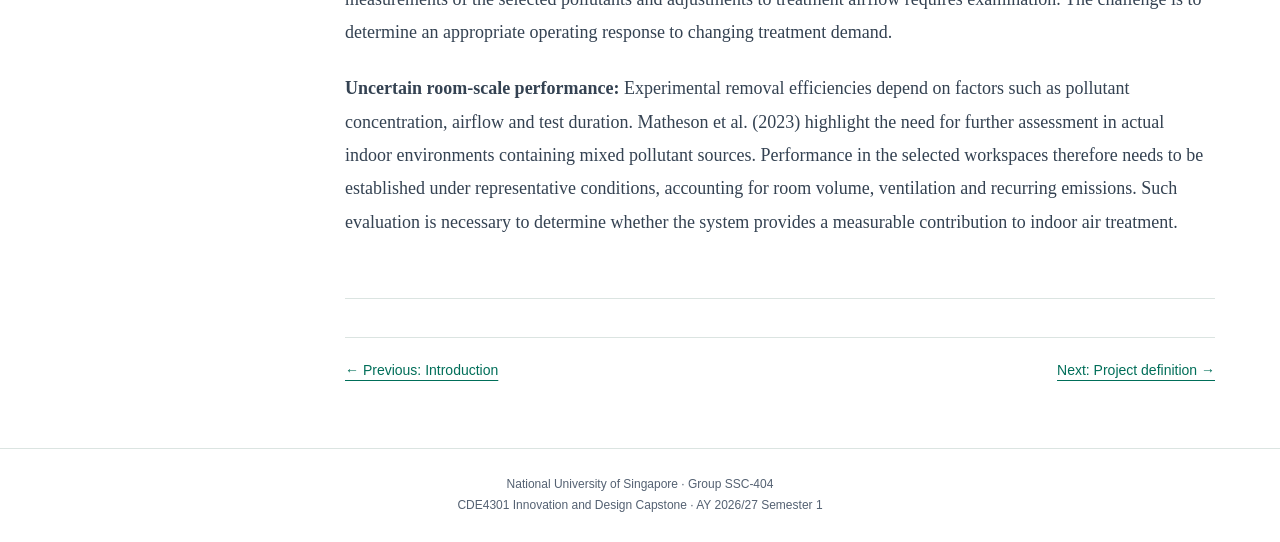
<file: review.html>
<!DOCTYPE html>
<html lang="en">
<head>
<meta charset="utf-8">
<meta name="viewport" content="width=device-width, initial-scale=1">
<meta name="description" content="CDE4301 interim report: Design and Evaluation of a Modular Botanical Air-Treatment System, Group SSC-404, National University of Singapore.">
<title>Section 2 · Review | CDE4301</title>
<style>
:root{--navy:#102343;--green:#006e59;--muted:#546172;--line:#dbe4e1;--pale:#f3f8f5;--header-height:130px}*{box-sizing:border-box}html{scroll-behavior:smooth;scroll-padding-top:calc(var(--header-height) + 24px)}body{margin:0;color:var(--navy);background:#fff;font-family:Georgia,'Times New Roman',serif}a{color:inherit;text-underline-offset:5px}button{font:inherit;cursor:pointer}a:focus-visible,button:focus-visible{outline:3px solid #bd8a23;outline-offset:5px}button,a{-webkit-tap-highlight-color:transparent}.skip{position:fixed;top:-80px;left:15px;z-index:100;background:white;padding:12px}.skip:focus{top:10px}.site-header{position:sticky;top:0;z-index:50;background:rgba(255,255,255,.98);box-shadow:0 3px 12px #1023430c}.topbar,.navigation{max-width:1440px;margin:auto;padding:0 42px}.topbar{min-height:74px;display:flex;align-items:center;justify-content:space-between;gap:24px;border-bottom:1px solid #edf0ef}.brand{display:flex;align-items:center;gap:15px;text-decoration:none;font-weight:700;font-size:clamp(18px,2vw,28px)}.brand svg{width:38px;flex-shrink:0}.print-button{display:flex;align-items:center;gap:9px;white-space:nowrap;background:white;color:#005943;border:1px solid #00634e;border-radius:9px;padding:10px 16px;font:600 14px Arial,sans-serif}.print-button svg{width:19px;height:19px}.nav-list{display:flex;justify-content:space-between;list-style:none;padding:0;margin:0;gap:10px}.nav-item{position:relative;display:flex;align-items:center;min-height:56px}.nav-link{padding:18px 9px;text-decoration:none;font-size:17px;white-space:nowrap}.nav-link[aria-current=page]{color:var(--green);font-weight:bold}.nav-link[aria-current=page]:after{content:'';position:absolute;bottom:0;left:4px;right:4px;height:4px;border-radius:2px;background:var(--green)}.toggle{border:0;background:none;color:var(--green);padding:14px 6px;font-size:14px}.dropdown{position:absolute;top:100%;left:0;width:285px;max-height:70vh;overflow:auto;list-style:none;padding:8px;margin:0;background:white;border:1px solid var(--line);border-radius:9px;box-shadow:0 10px 24px #10234316;display:none}.nav-item:last-child .dropdown{left:auto;right:0}.nav-item.open .dropdown{display:block}.dropdown a{display:block;padding:11px 12px;text-decoration:none;line-height:1.4;font:14px/1.5 Arial,sans-serif;border-radius:5px}.dropdown a:hover,.dropdown a:focus{background:var(--pale);color:var(--green)}.mobile-toggle{display:none}.cover{max-width:1440px;margin:auto;padding:44px 42px 32px;position:relative;overflow:hidden;text-align:center}.cover-content{position:relative;z-index:1}.university{display:flex;justify-content:center;align-items:center;min-height:103px;margin:0 auto 26px}.university img{width:260px;max-height:116px;object-fit:contain}.university-fallback{display:flex;gap:15px;align-items:center;text-align:left}.university-fallback strong{font:700 57px Arial,sans-serif;letter-spacing:-3px;border-right:1px solid #b8c5ce;padding-right:17px}.university-fallback span{font:16px/1.35 Arial,sans-serif}.eyebrow{font:12px/1.8 Arial,sans-serif;letter-spacing:2.7px;text-transform:uppercase;margin:12px 0 23px}.eyebrow:before,.eyebrow:after{content:'';display:inline-block;vertical-align:middle;width:60px;height:1px;background:#8fb6a4;margin:0 18px}h1{font-size:clamp(38px,4.6vw,68px);line-height:1.1;letter-spacing:-1.5px;max-width:1000px;margin:0 auto 12px}h1 span{display:block}.subtitle{font-size:clamp(23px,2.9vw,38px);font-style:italic;color:var(--muted);margin:10px 0 20px}.badge{display:inline-block;background:#dfecdf;color:#00543e;border-radius:30px;padding:7px 24px;font-size:23px;font-weight:bold}.academic{font-size:19px;color:var(--muted);margin:14px 0 30px}.actions{display:flex;justify-content:center;align-items:center;gap:30px;margin-bottom:42px}.primary{background:var(--green);color:white;border:1px solid var(--green);padding:14px 36px;border-radius:8px;text-decoration:none;font-size:20px;font-weight:bold;box-shadow:0 3px 6px #006e5912}.primary:hover{background:#005542}.text-button{border:0;background:none;color:#00634e;text-decoration:underline;font-size:18px;font-weight:bold}.team-heading{display:flex;align-items:center;gap:20px;font:600 13px Arial,sans-serif;letter-spacing:3px;margin:0 0 26px}.team-heading:before,.team-heading:after{content:'';height:1px;flex:1;background:#a7c1b4}.team{display:grid;grid-template-columns:repeat(3,1fr);gap:20px;text-align:left}.person{display:flex;align-items:center;gap:20px;padding:22px;border:1px solid #d5dddd;border-radius:15px;background:#ffffffed}.portrait{height:96px;width:96px;flex-shrink:0;border-radius:50%;overflow:hidden;display:grid;place-items:center;background:#edf0f2}.portrait img{width:100%;height:100%;object-fit:cover}.portrait span{font:700 25px Arial,sans-serif;color:white}.portrait.black{background:linear-gradient(140deg,#646b70,#161c21)}.portrait.yellow{background:linear-gradient(140deg,#efd574,#b18720)}.portrait.red{background:linear-gradient(140deg,#d97065,#9f302d)}.person h3{font-size:23px;margin:0 0 8px}.person p{font-size:16px;color:var(--muted);margin:0;line-height:1.5}.scroll-cue{display:inline-block;font:12px Arial,sans-serif;letter-spacing:.5px;color:var(--muted);margin:28px auto 0;text-decoration:none}.botanical{position:absolute;right:-25px;top:145px;width:310px;height:440px;color:#8fb58d;opacity:.4;pointer-events:none}.reading-section{border-top:1px solid var(--line);padding:72px 24px 76px}.reading-section.ack{background:var(--pale)}.reading-inner{max-width:790px;margin:auto}.section-kicker{font:11px Arial,sans-serif;text-transform:uppercase;letter-spacing:2px;color:var(--green);margin:0 0 14px}h2{font-size:37px;letter-spacing:-.7px;margin:0 0 27px}.prose{font-size:18px;line-height:1.85;color:#344252}.prose p{margin:0 0 21px}.section-end{display:flex;justify-content:space-between;align-items:center;gap:24px;margin-top:38px;padding-top:24px;border-top:1px solid var(--line);font:14px Arial,sans-serif}.section-end a{color:var(--green)}footer{padding:25px;text-align:center;color:var(--muted);font:12px/1.8 Arial,sans-serif;border-top:1px solid var(--line)}dialog{width:min(440px,calc(100% - 32px));border:1px solid var(--line);border-radius:14px;padding:28px;color:var(--navy);box-shadow:0 20px 80px #10234330}dialog::backdrop{background:#10234360}dialog h2{font-size:26px;margin-bottom:15px}dialog p{font:16px/1.65 Arial,sans-serif}dialog button{font-size:16px;margin-top:10px} [hidden]{display:none!important}
@media(min-width:1100px){.cover{min-height:calc(100svh - 130px);display:flex;align-items:center;justify-content:center}.cover-content{width:100%}}
@media(max-width:1100px){.topbar,.navigation{padding-left:22px;padding-right:22px}.nav-list{gap:1px}.nav-link{font-size:15px;padding-left:5px;padding-right:5px}.person{gap:13px;padding:17px}.portrait{width:68px;height:68px}.person h3{font-size:20px}.person p{font-size:14px}.cover{padding:35px 24px}.eyebrow:before,.eyebrow:after{width:25px;margin:0 10px}}
@media(max-width:780px){.topbar{min-height:72px;padding:14px 18px;gap:10px}.brand{font-size:17px;max-width:260px;line-height:1.3;gap:9px}.brand svg{width:28px}.print-button{padding:9px;font-size:12px}.print-button .pdf-label{display:none}.navigation{padding:0 18px}.mobile-toggle{display:flex;justify-content:space-between;width:100%;padding:13px 0;border:0;background:none;color:var(--green);font:600 14px Arial,sans-serif}.nav-list{display:none;max-height:65vh;overflow:auto;padding-bottom:15px}.navigation.expanded .nav-list{display:block}.nav-item{flex-wrap:wrap;min-height:42px}.nav-link{flex:1;font:15px Arial,sans-serif;padding:14px 8px}.nav-link[aria-current=page]:after{display:none}.toggle{padding:14px 20px}.dropdown,.nav-item:last-child .dropdown{position:static;width:100%;box-shadow:none;margin:0 0 8px;border:0;border-left:2px solid #cddfd4;border-radius:0;max-height:none}.cover{padding:36px 20px 24px}.eyebrow{font-size:10px;letter-spacing:1.5px}.eyebrow:before,.eyebrow:after{display:none}h1{letter-spacing:-1px}.academic{font-size:16px;line-height:1.8}.badge{font-size:20px}.actions{gap:18px;flex-wrap:wrap;margin-bottom:36px}.primary{font-size:17px;padding:13px 24px}.text-button{font-size:16px}.team{grid-template-columns:1fr;max-width:440px;margin:auto;gap:12px}.person{padding:15px 20px}.person h3{font-size:21px}.person p{font-size:15px}.portrait{height:66px;width:66px}.university-fallback strong{font-size:46px}.university-fallback span{font-size:13px}.university{min-height:70px;margin-bottom:25px}.botanical{opacity:.18;right:-150px;top:170px}.team-heading{font-size:11px;gap:12px;letter-spacing:2px}.reading-section{padding:48px 24px}.prose{font-size:17px;line-height:1.8}h2{font-size:31px}.section-end{align-items:flex-start}.university img{max-width:220px}}
@media(prefers-reduced-motion:reduce){html{scroll-behavior:auto}}
@media print{.site-header,.actions,.scroll-cue,.section-end,.skip,dialog,.botanical{display:none!important}.cover{min-height:0;padding:30px 0;break-after:page}.reading-section{padding:20px 0;border:0;background:white!important}.reading-inner{max-width:none}.team{gap:12px}.person{padding:12px}.portrait{height:50px;width:50px}.person h3{font-size:17px}.person p{font-size:12px}.prose{font-size:12pt;line-height:1.6}h1{font-size:38pt}h2{break-after:avoid}p{orphans:3;widows:3}footer{margin-top:30px}}

/* Face-centred framing using each original photograph's proportions.
   Percentage positioning preserves the crop at desktop and mobile sizes. */
.portrait{position:relative}
.portrait img{position:absolute;left:50%;top:50%;height:auto;max-width:none;object-fit:initial;transform-origin:center}
.portrait[data-image-slot="shadman"] img{width:190%;transform:translate(-49%,-54.5%)}
.portrait[data-image-slot="shawn"] img{width:210%;transform:translate(-52.5%,-48.5%)}
.portrait[data-image-slot="yibin"] img{width:210%;transform:translate(-52%,-35%)}

.university img{width:360px;height:auto;max-height:none;max-width:90vw}.university{margin-top:-35px;margin-bottom:0}
@media(max-width:780px){.university img{width:300px;max-width:90vw}}

.section-hero{max-width:1320px;margin:auto;padding:58px 40px 42px;border-bottom:1px solid var(--line)}
.section-hero h1{font-size:clamp(32px,3.6vw,51px);max-width:none;margin:0;line-height:1.15;letter-spacing:-1px}
.section-deck{font:17px/1.7 Arial,sans-serif;color:var(--muted);margin:20px 0 0}
.report-layout{max-width:1320px;margin:auto;display:grid;grid-template-columns:245px minmax(0,1fr);gap:60px;padding:42px 40px 70px}
.section-sidebar{align-self:start;position:sticky;top:calc(var(--header-height) + 25px);font:13px/1.6 Arial,sans-serif;max-height:calc(100vh - var(--header-height) - 45px);overflow:auto}
.section-sidebar>p{font-size:10px;letter-spacing:2px;color:var(--green);margin:0 0 18px}.section-sidebar ol{list-style:none;padding:0;margin:0;border-left:1px solid var(--line)}.section-sidebar a{display:block;padding:9px 14px;text-decoration:none;color:var(--muted)}.section-sidebar a:hover,.section-sidebar a:focus{color:var(--green);background:var(--pale)}
.report-body{min-width:0;max-width:870px}.report-subsection{padding-bottom:36px;margin-bottom:38px;border-bottom:1px solid var(--line)}.report-subsection h2{font-size:29px;line-height:1.3;margin:0 0 24px}.report-subsection>p{font-size:18px;line-height:1.85;color:#344252;margin:0 0 23px}.report-subsection p a{color:var(--green)}
figure{margin:30px 0;background:#fff;border:1px solid var(--line);border-radius:10px;overflow:hidden}figure>a{display:block;padding:12px}figure img{display:block;width:100%;height:auto;max-height:620px;object-fit:contain}figcaption{background:var(--pale);padding:14px 20px;font:13px/1.6 Arial,sans-serif;color:var(--muted)}
@media(max-width:1000px){.report-layout{grid-template-columns:190px minmax(0,1fr);gap:30px;padding-left:25px;padding-right:25px}.section-hero{padding-left:25px;padding-right:25px}}
@media(max-width:780px){.section-hero{padding:36px 24px 30px}.section-hero h1 br{display:none}.report-layout{display:block;padding:28px 24px 45px}.section-sidebar{position:static;max-height:none;margin-bottom:38px}.section-sidebar ol{display:grid;grid-template-columns:1fr 1fr;gap:4px}.section-sidebar a{padding:8px;font-size:12px}.report-subsection h2{font-size:26px}.report-subsection>p{font-size:17px}.report-subsection{margin-bottom:30px;padding-bottom:25px}figure>a{padding:5px}}
@media print{.section-sidebar{display:none}.report-layout{display:block;padding:0}.section-hero{padding:0 0 30px}.report-subsection>p{font-size:12pt}.report-subsection h2{font-size:19pt}figure{break-inside:avoid}figure img{max-height:400px}.report-subsection{border:0}.section-hero h1{font-size:28pt}}
.table-scroll{overflow-x:auto;margin:28px 0 30px;border:1px solid var(--line);border-radius:10px}.table-scroll:focus-visible{outline:3px solid #bd8a23;outline-offset:3px}table{width:100%;border-collapse:collapse;font:15px/1.65 Arial,sans-serif;color:#344252}caption{text-align:left;padding:18px 20px;background:var(--pale);color:var(--navy);font-weight:bold}caption span{display:block;font-size:12px;font-weight:normal;color:var(--muted);margin-top:6px}th,td{text-align:left;vertical-align:top;padding:16px 14px;border-bottom:1px solid var(--line)}thead{background:#eef4f1;color:var(--green);font-size:13px}tbody th{font-size:14px}tbody tr:last-child>*{border-bottom:0}.screening{font-size:18px;line-height:1.85;color:#344252;padding-left:25px;margin-bottom:24px}.screening li{padding-left:6px;margin-bottom:8px}@media(max-width:780px){table{min-width:620px}.screening{font-size:17px}}@media print{.table-scroll{overflow:visible}table{min-width:0;font-size:10pt}th,td{padding:8px}thead{display:table-header-group}tr{break-inside:avoid}.screening{font-size:12pt}}

</style>
<style>[id^="appendix-"], [id^="figure-"], [id^="table-"], [id^="equation-"] { scroll-margin-top: 24px; }</style></head>
<body>
<a class="skip" href="#main">Skip to content</a>
<header class="site-header" id="site-header">
<div class="topbar"><a class="brand" href="index.html" aria-label="CDE4301 report home"><svg viewbox="0 0 40 44" aria-hidden="true"><path fill="#629e7c" d="M20 23V9L37 0v16L20 29Z"></path><path fill="#37795b" d="m20 23 17-23-9 21-8 8Z"></path><path fill="#8bb998" d="M17 43 1 32V15l16 9Z"></path><path fill="#4d8a68" d="M17 43 1 15l16 9Z"></path></svg><span>CDE4301 · Modular Botanical Air Treatment</span></a>
<button class="print-button" type="button" data-pdf><svg viewbox="0 0 24 24" fill="none" stroke="currentColor" stroke-width="1.5" aria-hidden="true"><path d="M6 9V3h12v6M6 18H3V9h18v9h-3M6 14h12v8H6zM17 12h1"></path></svg><span>Print Report<span class="pdf-label"> (PDF)</span></span></button></div>
<nav class="navigation" aria-label="Report navigation"><button class="mobile-toggle" aria-expanded="false" aria-controls="nav-list">Explore the report <span aria-hidden="true">☰</span></button><ul class="nav-list" id="nav-list"><li class="nav-item"><a class="nav-link" href="index.html">Home</a></li></ul></nav>
</header>
<main id="main" class="review-page"><div class="section-hero"><p class="section-kicker">CDE4301 · Interim report · Section 2</p><h1>Review of existing approaches <br>and project gaps</h1><p class="section-deck">Current IAQ management, active botanical filtration and challenges for the intended workspaces.</p></div><div class="report-layout"><aside class="section-sidebar" aria-label="On this page"><p>IN THIS SECTION</p><ol><li><a href="#current-approaches">2.1 Current IAQ Management Approaches and Limitations</a></li><li><a href="#botanical-filtration">2.2 Active Botanical Filtration and Supporting Research</a></li><li><a href="#existing-systems">2.3 Existing Botanical Filtration Systems</a></li><li><a href="#project-gaps">2.4 Challenges in Existing Botanical Systems</a></li></ol></aside><article class="report-body"><section class="report-subsection" id="current-approaches" aria-labelledby="heading-current-approaches"><h2 id="heading-current-approaches">2.1 Current IAQ Management Approaches and Limitations</h2><p>The existing approaches to managing indoor air quality include source control, outdoor-air ventilation and air cleaning. Their effectiveness depends on the pollutants being addressed and the conditions within the space. <a href="#table-2">Table 2</a> summarises the approaches relevant to the four air quality parameters considered in this project.</p><div class="table-scroll" role="region" aria-label="Table 2: Current IAQ management approaches and limitations" tabindex="0"><table id="table-2"><caption>Table 2: Current IAQ management approaches and its limitations <span>(EPA, 2018; NEA, 2026)</span></caption><thead><tr><th scope="col">Parameter</th><th scope="col">Current approaches</th><th scope="col">Main limitations</th></tr></thead><tbody><tr><th scope="row">CO₂</th><td>Outdoor-air ventilation through heating, ventilation and air-conditioning (HVAC) systems</td><td>In hot and humid conditions, additional outdoor air increases the cooling and dehumidification load.</td></tr><tr><th scope="row">PM2.5</th><td>Air purifiers containing high efficiency particulate air (HEPA) filters</td><td>Performance depends on airflow, equipment sizing, placement and filter maintenance.</td></tr><tr><th scope="row">TVOCs</th><td>Source control, HVAC systems and gas-phase filtration using activated carbon or other suitable adsorbents</td><td>Removal varies between compounds and filter media. Adsorbents have finite capacity and require replacement.</td></tr><tr><th scope="row">Formaldehyde</th><td>Lower-emission materials, outdoor-air ventilation and media specifically suited to formaldehyde removal</td><td>Existing materials may continue emitting formaldehyde. Removal performance depends on the treatment method, media capacity and operating conditions.</td></tr></tbody></table></div><p>As illustrated in <a href="#figure-3">Figure 3</a>, HVAC systems with outdoor-air ventilation help dilute CO₂ and TVOCs generated indoors. Part of the return air is exhausted, while the remainder mixes with incoming outdoor air before being filtered, cooled and supplied back to the room. When pollutant generation increases, greater outdoor-air exchange may be needed to maintain indoor concentrations. In Singapore’s hot and humid climate, the additional outdoor air requires cooling and dehumidification, which can increase energy demand (Lawrence Berkeley National Laboratory, n.d.).</p><figure id="figure-3"><a href="assets/figure-3-hvac.png" target="_blank" rel="noopener" aria-label="Open Figure 3 at full size"><img src="assets/figure-3-hvac.png" width="753" height="434" alt="Typical airflow arrangement in a central HVAC system" loading="lazy" decoding="async"></a><figcaption>Figure 3: Typical airflow arrangement in a central HVAC system<br>Note: Diagram provided by Dr Md Raisul Islam</figcaption></figure><p>Air cleaning can supplement ventilation through HEPA filters for PM2.5 and suitable adsorbents, such as activated carbon, for selected gaseous pollutants. Their effectiveness depends on airflow, the pollutants present and filter maintenance (EPA, 2018). These approaches therefore require consideration of treatment performance, energy demand, maintenance and available space.</p></section><section class="report-subsection" id="botanical-filtration" aria-labelledby="heading-botanical-filtration"><h2 id="heading-botanical-filtration">2.2 Active Botanical Filtration and Supporting Research</h2><p>The approaches discussed in <a href="#current-approaches">Section 2.1</a> highlight the need to balance pollutant removal with energy demand and maintenance requirements. These considerations motivate the investigation of botanical filtration as a supplementary treatment method. By combining plants, their growing medium and associated microorganisms, botanical systems offer the potential to address multiple pollutants within a single system (Matheson et al., 2023).</p><p><a href="#figure-4">Figure 4</a> illustrates the complementary processes involved in phytoremediation, which uses plants and their associated microorganisms to remove or break down pollutants. Leaves can take up certain gaseous pollutants, while the growing medium can retain airborne particles and adsorb some gases. Microorganisms associated with plant roots can biodegrade certain organic pollutants. Plants also absorb CO₂ through photosynthesis. The contribution of each process therefore varies with the pollutant and growing conditions (Matheson et al., 2023).</p><figure id="figure-4"><a href="assets/figure-4-phytoremediation.png" target="_blank" rel="noopener" aria-label="Open Figure 4 at full size"><img src="assets/figure-4-phytoremediation.png" width="1536" height="1024" alt="Phytoremediation Process" loading="lazy" decoding="async"></a><figcaption>Figure 4: Phytoremediation Process<br>Note: Illustration generated using ChatGPT (OpenAI, 2026)</figcaption></figure><p>Active botanical systems incorporate fans to increase contact between polluted air and the treatment medium. <a href="#figure-5">Figure 5</a> shows a configuration in which a fan draws air into the base and directs it upwards through the central structure. Air then passes through the growing substrate within the surrounding planter modules before returning to the room (Smith et al., 2023). Unlike passive potted plants, this arrangement provides forced airflow through the planted medium, bringing pollutants into contact with the substrate and root-associated microorganisms.</p><figure id="figure-5"><a href="assets/figure-5-active-botanical-filtration.png" target="_blank" rel="noopener" aria-label="Open Figure 5 at full size"><img src="assets/figure-5-active-botanical-filtration.png" width="529" height="549" alt="Active Botanical Filtration (Smith et al., 2023)" loading="lazy" decoding="async"></a><figcaption>Figure 5: Active Botanical Filtration (Smith et al., 2023)</figcaption></figure><p>Experimental research supports the potential of this approach. Pongkua et al. (2024) investigated an active living wall planted with Sansevieria trifasciata in a 24 m³ chamber using cigarette smoke as the pollutant source (<a href="#figure-6">Figure 6</a>). The authors reported more than 90% particulate matter removal within 12 hours, while removal of individual VOCs ranged from approximately 25–80%, including approximately 80% for formaldehyde. These findings demonstrate the potential to combine particulate and gaseous pollutant treatment, although the reported efficiencies reflect the study’s experimental conditions and require further validation for the intended workspaces.</p><figure id="figure-6"><a href="assets/figure-6-living-wall-experiment.png" target="_blank" rel="noopener" aria-label="Open Figure 6 at full size"><img src="assets/figure-6-living-wall-experiment.png" width="721" height="351" alt="Active living wall in 24 m³ test chamber (Pongkua et al., 2024)" loading="lazy" decoding="async"></a><figcaption>Figure 6: Active living wall in 24 m³ test chamber (Pongkua et al., 2024)</figcaption></figure><p>Beyond pollutant removal, botanical systems can provide a biophilic element by bringing living plants into indoor environments. Nieuwenhuis et al. (2014) found that enriching offices with plants improved workplace satisfaction and self-reported concentration. Combining these potential benefits with multiple pollutant-treatment mechanisms makes botanical filtration relevant to the selected workspaces. It is therefore investigated as an integrated supplementary approach.</p></section><section class="report-subsection" id="existing-systems" aria-labelledby="heading-existing-systems"><h2 id="heading-existing-systems">2.3 Existing Botanical Filtration Systems</h2><p>The botanical filtration principles discussed in <a href="#botanical-filtration">Section 2.2</a> have been incorporated into commercial systems. Naava and Nedlaw illustrate two approaches to integrating plants and engineered airflow into indoor environments, with different configurations and installation requirements.</p><p>Naava, a Finnish company, offers freestanding vertical green walls that combine botanical air treatment with indoor greenery. These units can also serve as room dividers, allowing them to be incorporated into spaces such as offices, schools and public areas (<a href="#figure-7">Figure 7</a>). Fans circulate air through the planted growing medium, while irrigation and lighting support plant growth. This furniture-like configuration integrates botanical filtration into the layout of an occupied room (Naava, n.d.).</p><figure id="figure-7"><a href="assets/figure-7-naava.png" target="_blank" rel="noopener" aria-label="Open Figure 7 at full size"><img src="assets/figure-7-naava.png" width="928" height="463" alt="Naava green wall used as space divider (Sponda, 2022)" loading="lazy" decoding="async"></a><figcaption>Figure 7: Naava green wall used as space divider (Sponda, 2022)</figcaption></figure><p>Nedlaw’s custom-designed living-wall biofilters illustrate a larger-scale approach, with installations in atriums and institutional buildings (<a href="#figure-8">Figure 8</a>). Air is drawn through the planted wall using onboard fans or a connection to the building’s HVAC system. Each installation is designed around requirements such as available space, airflow and lighting, enabling the biofilter to form part of the building’s air-treatment infrastructure (Nedlaw Living Walls, n.d.).</p><figure id="figure-8"><a href="assets/figure-8-nedlaw.png" target="_blank" rel="noopener" aria-label="Open Figure 8 at full size"><img src="assets/figure-8-nedlaw.png" width="300" height="300" alt="Multi-storey living wall integrated into an indoor atrium (Terra Landscaping, n.d.)." loading="lazy" decoding="async"></a><figcaption>Figure 8: Multi-storey living wall integrated into an indoor atrium (Terra Landscaping, n.d.).</figcaption></figure><p>These examples demonstrate how botanical filtration can be incorporated into both freestanding units and architectural installations. Their differing configurations provide a basis for considering the space requirements, installation arrangements and maintenance needs relevant to the small enclosed workspaces targeted in this project.</p></section><section class="report-subsection" id="project-gaps" aria-labelledby="heading-project-gaps"><h2 id="heading-project-gaps">2.4 Challenges in Existing Botanical Systems</h2><p>The systems discussed in <a href="#existing-systems">Section 2.3</a> demonstrate the practical application of botanical filtration. However, their suitability for small enclosed workspaces requires further consideration. Four challenges are particularly relevant to this project: deployment flexibility, performance observability, response to changing pollutant levels and room-scale performance.</p><p><strong>Limited deployment flexibility:</strong> Large, custom-designed living walls require installation arrangements suited to the building, including sufficient space, lighting and airflow provision (Nedlaw Living Walls, n.d.). Freestanding systems offer flexibility in placement, but their dimensions and treatment capacity must still suit the room. For the selected 100 - 300 ft² workspaces, the challenge is to accommodate different layouts and treatment requirements while preserving usable floor area.</p><p><strong>Limited performance observability:</strong> Users need accessible information to understand how indoor pollutant levels change during operation. However, visual appeal can receive greater attention than air-cleaning performance. Shen et al. (2024) noted that interior green-wall design often prioritises aesthetics and cost, with insufficient consideration of plant species’ VOC-removal capabilities. This highlights the need to support botanical systems’ visual appeal with clearly presented measurements that help users assess their contribution to indoor air quality.</p><p><strong>Unclear response to changing pollutant levels:</strong> Indoor emissions vary with activities and occupancy, as illustrated by the nail salon scenario in <a href="introduction.html#coexistence">Section 1.3</a>. A relevant question is how botanical systems adjust their operation when these conditions change. Although existing products mention incorporating automated functions, the relationship between measurements of the selected pollutants and adjustments to treatment airflow requires examination. The challenge is to determine an appropriate operating response to changing treatment demand.</p><p><strong>Uncertain room-scale performance:</strong> Experimental removal efficiencies depend on factors such as pollutant concentration, airflow and test duration. Matheson et al. (2023) highlight the need for further assessment in actual indoor environments containing mixed pollutant sources. Performance in the selected workspaces therefore needs to be established under representative conditions, accounting for room volume, ventilation and recurring emissions. Such evaluation is necessary to determine whether the system provides a measurable contribution to indoor air treatment.</p></section><div class="section-end"><a href="introduction.html">← Previous: Introduction</a><a href="project-definition.html" data-report-page>Next: Project definition →</a></div></article></div></main>
<footer>National University of Singapore · Group SSC-404<br>CDE4301 Innovation and Design Capstone · AY 2026/27 Semester 1</footer>
<dialog id="notice" aria-labelledby="notice-title"><h2 id="notice-title">Report in preparation</h2><p id="notice-text"></p><form method="dialog"><button class="primary">Close</button></form></dialog>
<script>
/* Team portraits are embedded in the HTML. Override them below only if desired.
   EDIT ASSETS HERE. Leave an empty string until each file is available.
   Recommended names: images/nus-logo.png, images/shadman.png,
   images/shawn.png, images/yi-bin.png, files/CDE4301_Interim_Report.pdf.
   No empty src attributes or broken-image icons are rendered.
   Add each completed section filename to readyPages to enable its links.
   All CSS and JS are contained in this file; no build tools are required. */
const CONFIG = {
  images: { university: '', shadman: '', shawn: '', yibin: '' },
  reportPDF: 'files/CDE4301_Interim_Report.pdf',
  readyPages: ["report.html", "index.html", "engineering-design.html", "validation.html", "progress.html", "introduction.html", "review.html", "references.html", "project-definition.html", "concept-development.html", "appendices.html"] // e.g. ['introduction.html', 'concept-development.html']
};
// Future section filenames and subsection anchor IDs. Use these IDs in later pages.
const SECTIONS = [
 ['Introduction','introduction.html',[['1.1 Significance of indoor air quality','significance'],['1.2 Air pollutants of interest','pollutants'],['1.3 Coexistence and variation','coexistence'],['1.4 Target indoor spaces','target-spaces']]],
 ['Review','review.html',[['2.1 Current approaches and limitations','current-approaches'],['2.2 Active botanical filtration','botanical-filtration'],['2.3 Existing botanical systems','existing-systems'],['2.4 Challenges and project gaps','project-gaps']]],
 ['Objectives','project-definition.html',[['3.1 Problem statement and objectives','problem'],['3.2 Project scope','scope'],['3.3 Design considerations','considerations'],['3.4 Measurable requirements','requirements']]],
 ['Concept','concept-development.html',[['4.1 Reference system and plant','reference-system'],['4.2 Configuration selection','configuration'],['4.3 System architecture','architecture'],['4.4 Concept features and rationale','rationale']]],
 ['Design','engineering-design.html',[['5.1 Plant-module construction','plant-module'],['5.2 Irrigation design','irrigation'],['5.3 Airflow and treatment performance','airflow'],['5.4 Baffle development and CFD','baffle'],['5.5 Fan selection and control','fan'],['5.6 Lighting design and calibration','lighting'],['5.7 Base-module design','base'],['5.8 Sensor integration','sensors']]],
 ['Validation','validation.html',[['6.1 Objectives and metrics','metrics'],['6.2 Experiment 1: Fan flow rate','experiment-1'],['6.3 Experiment 2: Room scaling','experiment-2'],['6.4 Experiment 3: Module count','experiment-3'],['6.5 Sizing guide','sizing-guide']]],
 ['Progress','progress.html',[['7.1 Prototyping progress','prototyping'],['7.2 Mapping progress to objectives','objectives-mapping'],['7.3 Outstanding technical questions','technical-questions'],['7.4 Remaining work and sequence','remaining-work']]]
];
const nav=document.getElementById('nav-list');
for(const [label,file,items] of SECTIONS){
 const li=document.createElement('li');li.className='nav-item';
 const a=document.createElement('a');a.className='nav-link';a.href=file;a.textContent=label;if(file==='review.html')a.setAttribute('aria-current','page');a.dataset.reportPage='';li.append(a);
 const button=document.createElement('button');button.className='toggle';button.type='button';button.textContent='⌄';button.setAttribute('aria-label',`Show ${label} subsections`);button.setAttribute('aria-expanded','false');button.setAttribute('aria-controls',`menu-${label.toLowerCase()}`);li.append(button);
 const list=document.createElement('ul');list.className='dropdown';list.id=`menu-${label.toLowerCase()}`;
 for(const [text,id] of items){const item=document.createElement('li'),link=document.createElement('a');link.textContent=text;link.href=`${file}#${id}`;link.dataset.reportPage='';item.append(link);list.append(item)}li.append(list);nav.append(li);
}
const more=document.createElement('li');more.className='nav-item';more.innerHTML='<button class="nav-link toggle" type="button" aria-expanded="false" aria-controls="menu-more">More ⌄</button><ul class="dropdown" id="menu-more"><li><a href="index.html#acknowledgements">Acknowledgements</a></li><li><a href="index.html#abstract">Abstract</a></li><li><a href="report.html" data-report-page>Full report</a></li><li><a href="references.html" data-report-page>References</a></li><li><a href="appendices.html" data-report-page>Appendices</a></li></ul>';nav.append(more);
const closeMenus=()=>{document.querySelectorAll('.nav-item.open').forEach(item=>{item.classList.remove('open');item.querySelector('.toggle').setAttribute('aria-expanded','false')})};
for(const item of document.querySelectorAll('.nav-item')){
 const toggle=item.querySelector('.toggle');if(!toggle)continue;
 const open=()=>{closeMenus();item.classList.add('open');toggle.setAttribute('aria-expanded','true')};
 const close=()=>{item.classList.remove('open');toggle.setAttribute('aria-expanded','false')};
 toggle.addEventListener('click',()=>item.classList.contains('open')?close():open());
 item.addEventListener('pointerenter',e=>{if(e.pointerType==='mouse'&&matchMedia('(min-width:781px)').matches)open()});
 item.addEventListener('pointerleave',e=>{if(e.pointerType==='mouse'&&!item.contains(document.activeElement))close()});
 item.addEventListener('focusout',e=>{if(!item.contains(e.relatedTarget))close()});
}
document.addEventListener('click',e=>{if(!e.target.closest('.nav-item'))closeMenus()});
document.addEventListener('keydown',e=>{if(e.key==='Escape'){const open=document.querySelector('.nav-item.open');if(open){open.querySelector('.toggle').focus();closeMenus()}}});
const mobile=document.querySelector('.mobile-toggle'),navigation=document.querySelector('.navigation');
mobile.addEventListener('click',()=>{const open=navigation.classList.toggle('expanded');mobile.setAttribute('aria-expanded',String(open))});
const notice=document.getElementById('notice');
function showNotice(message){document.getElementById('notice-text').textContent=message;notice.showModal()}
document.querySelectorAll('[data-report-page]').forEach(link=>link.addEventListener('click',e=>{const file=link.getAttribute('href').split('#')[0];if(!CONFIG.readyPages.includes(file)){e.preventDefault();closeMenus();showNotice('This section will be available when the next part of the report website is added. The homepage, Introduction, Review, Engineering Design and References pages are available now.')}}));
document.querySelectorAll('a[href^="#"]').forEach(link=>link.addEventListener('click',()=>{closeMenus();navigation.classList.remove('expanded');mobile.setAttribute('aria-expanded','false')}));
document.querySelectorAll('[data-pdf]').forEach(button=>button.addEventListener('click',()=>{if(CONFIG.reportPDF){window.open(CONFIG.reportPDF,'_blank','noopener')}else{showNotice('The full-report PDF has not been attached yet. Once available, this button will open it for viewing, downloading and printing.')}}));
const names={university:'National University of Singapore',shadman:'Shadman Sudad',shawn:'Shawn Tan',yibin:'Liu Yi Bin'};
for(const [key,path] of Object.entries(CONFIG.images)){if(!path.trim())continue;const slot=document.querySelector(`[data-image-slot="${key}"]`);const img=new Image();img.alt=names[key];img.addEventListener('load',()=>slot.replaceChildren(img));img.src=path;}
// Measure only the fixed portion, so mobile expanded menus do not distort anchor offsets.
const updateHeader=()=>document.documentElement.style.setProperty('--header-height',`${document.querySelector('.topbar').offsetHeight+(matchMedia('(max-width:780px)').matches?mobile.offsetHeight:56)}px`);
window.addEventListener('resize',updateHeader);updateHeader();
</script>
</body>
</html>
</file>
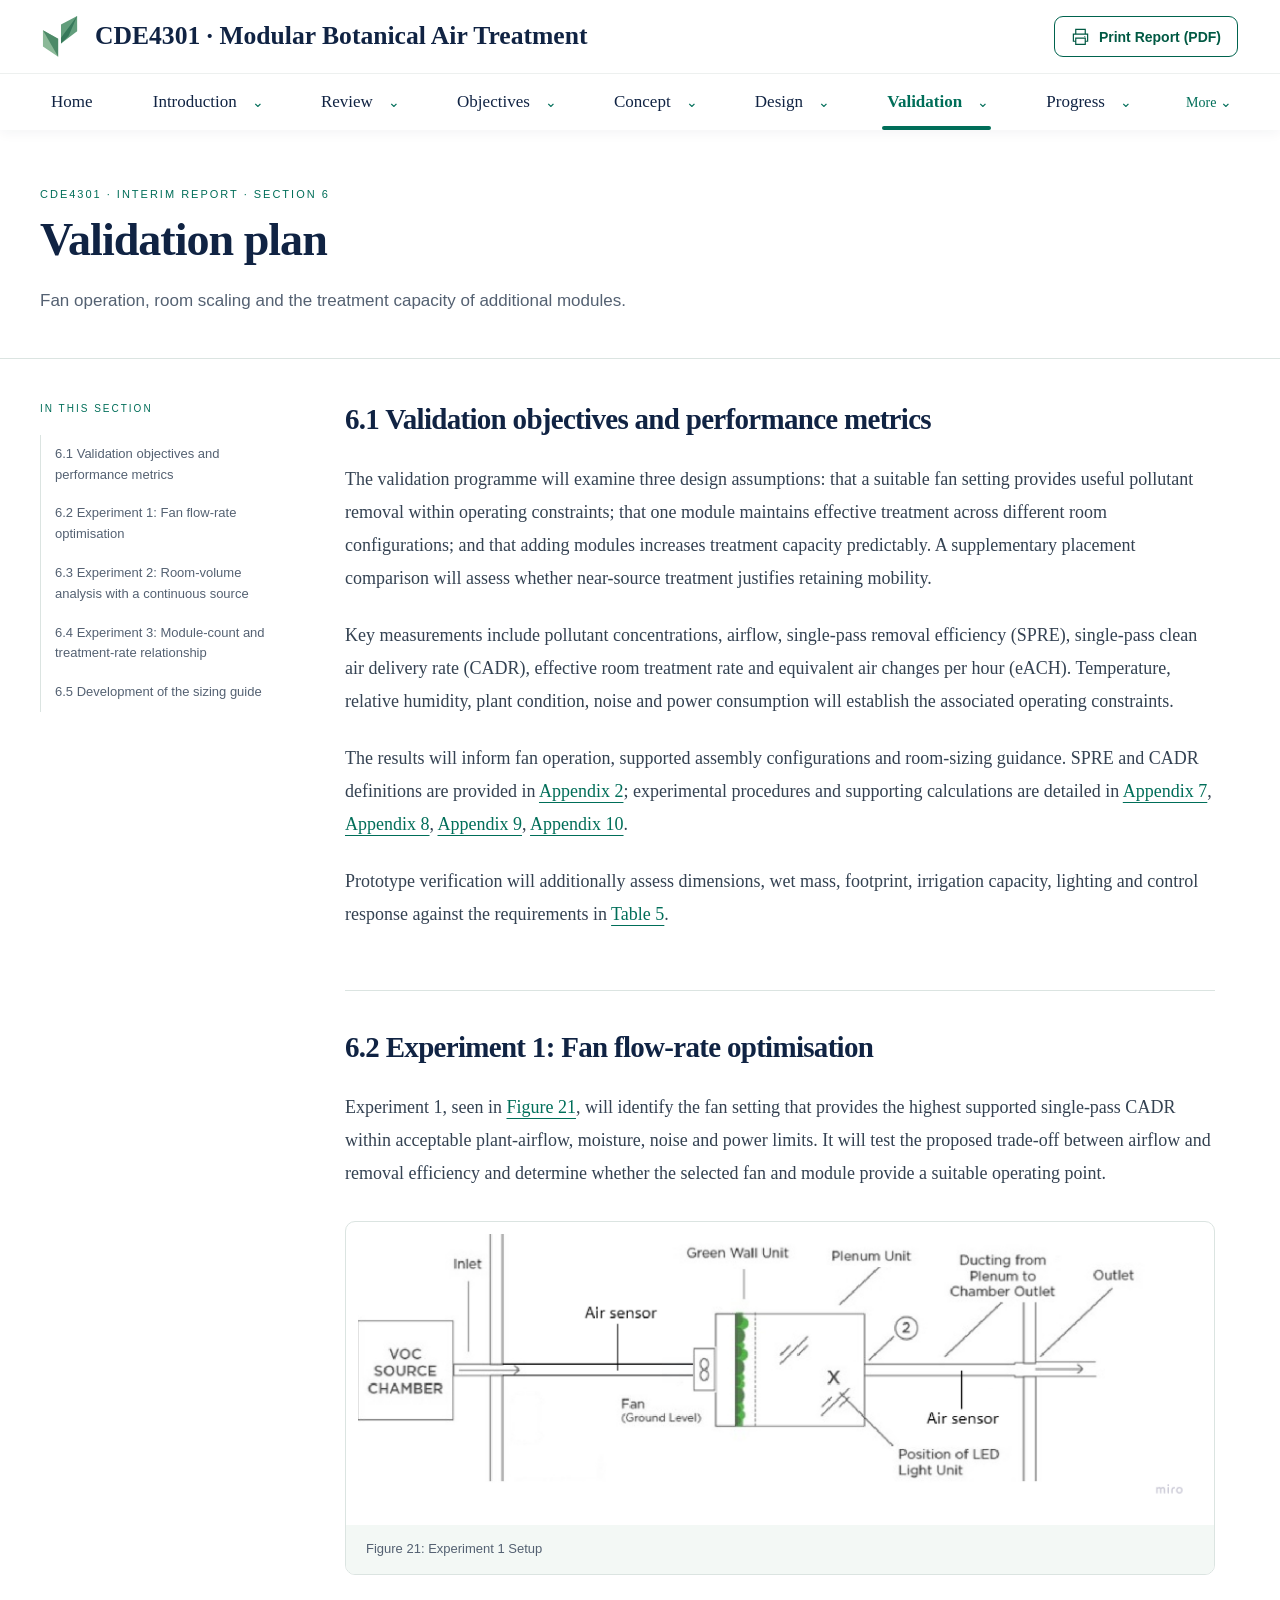
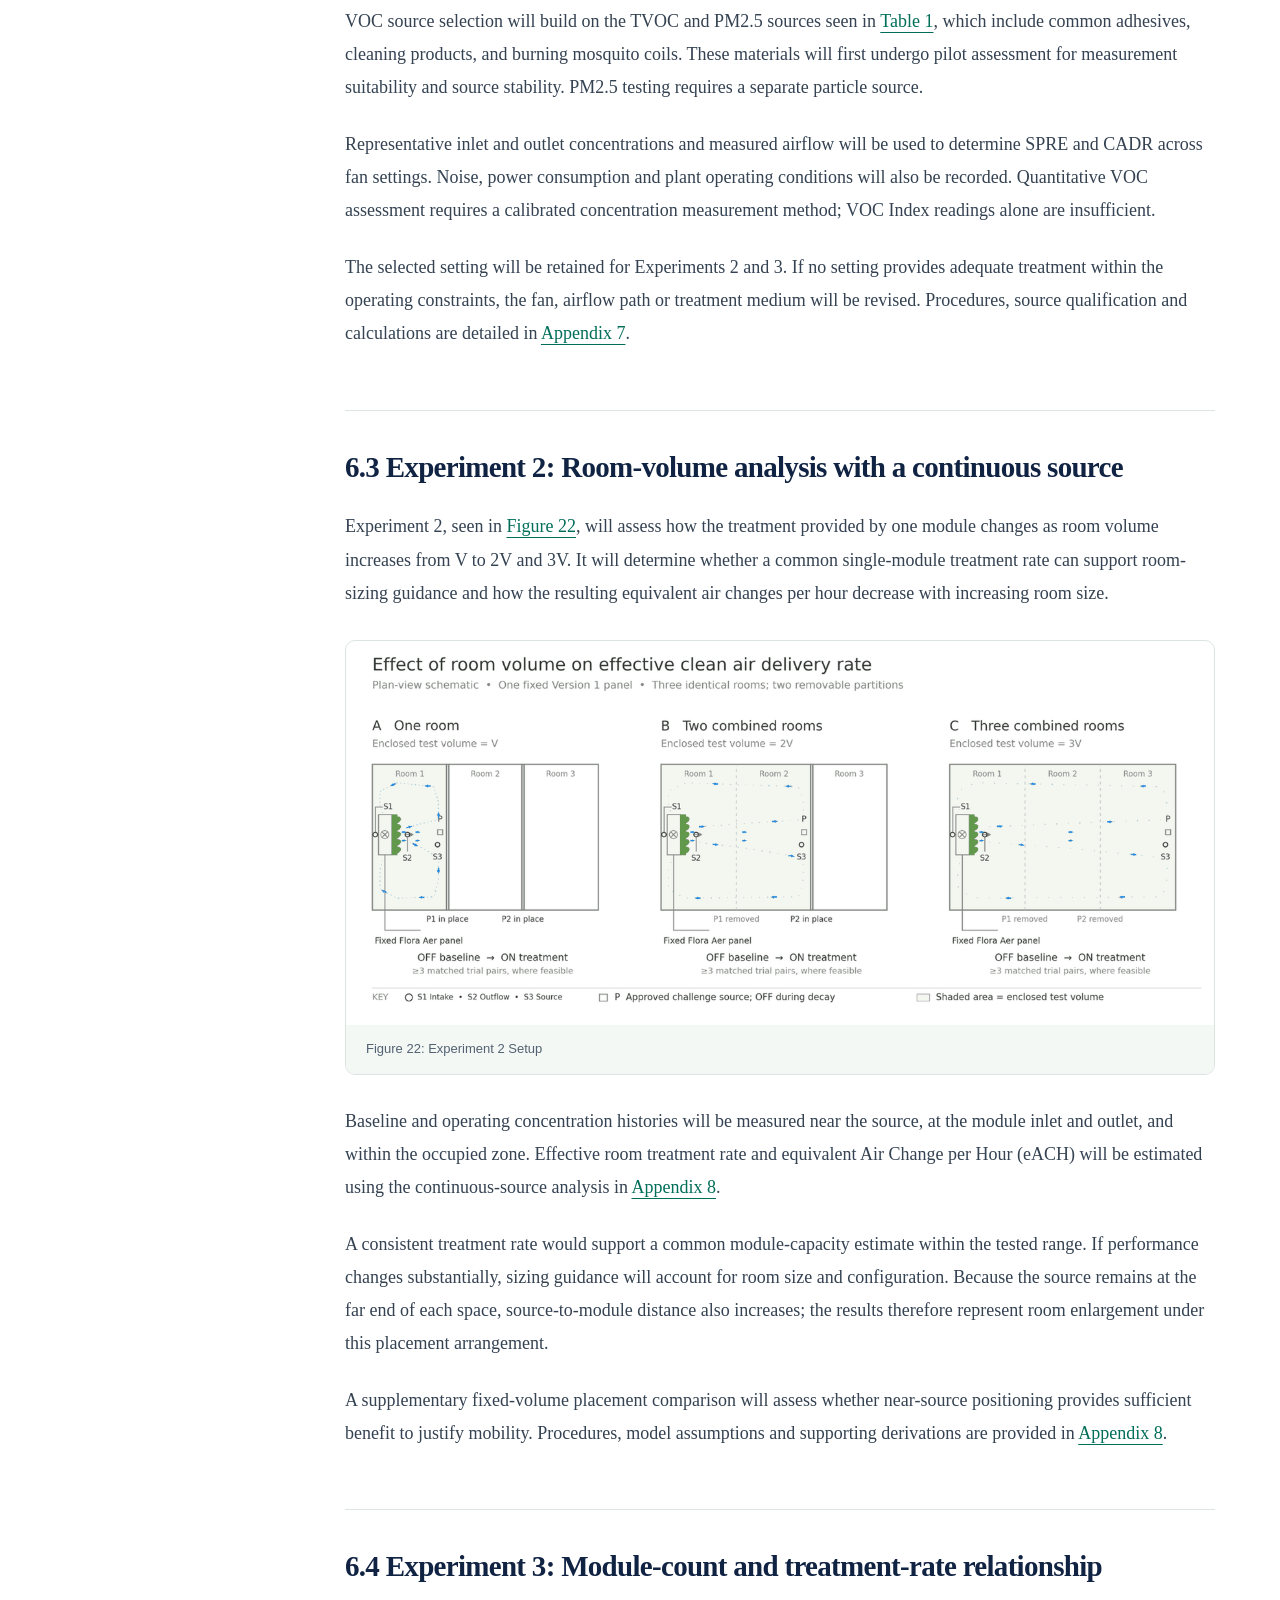
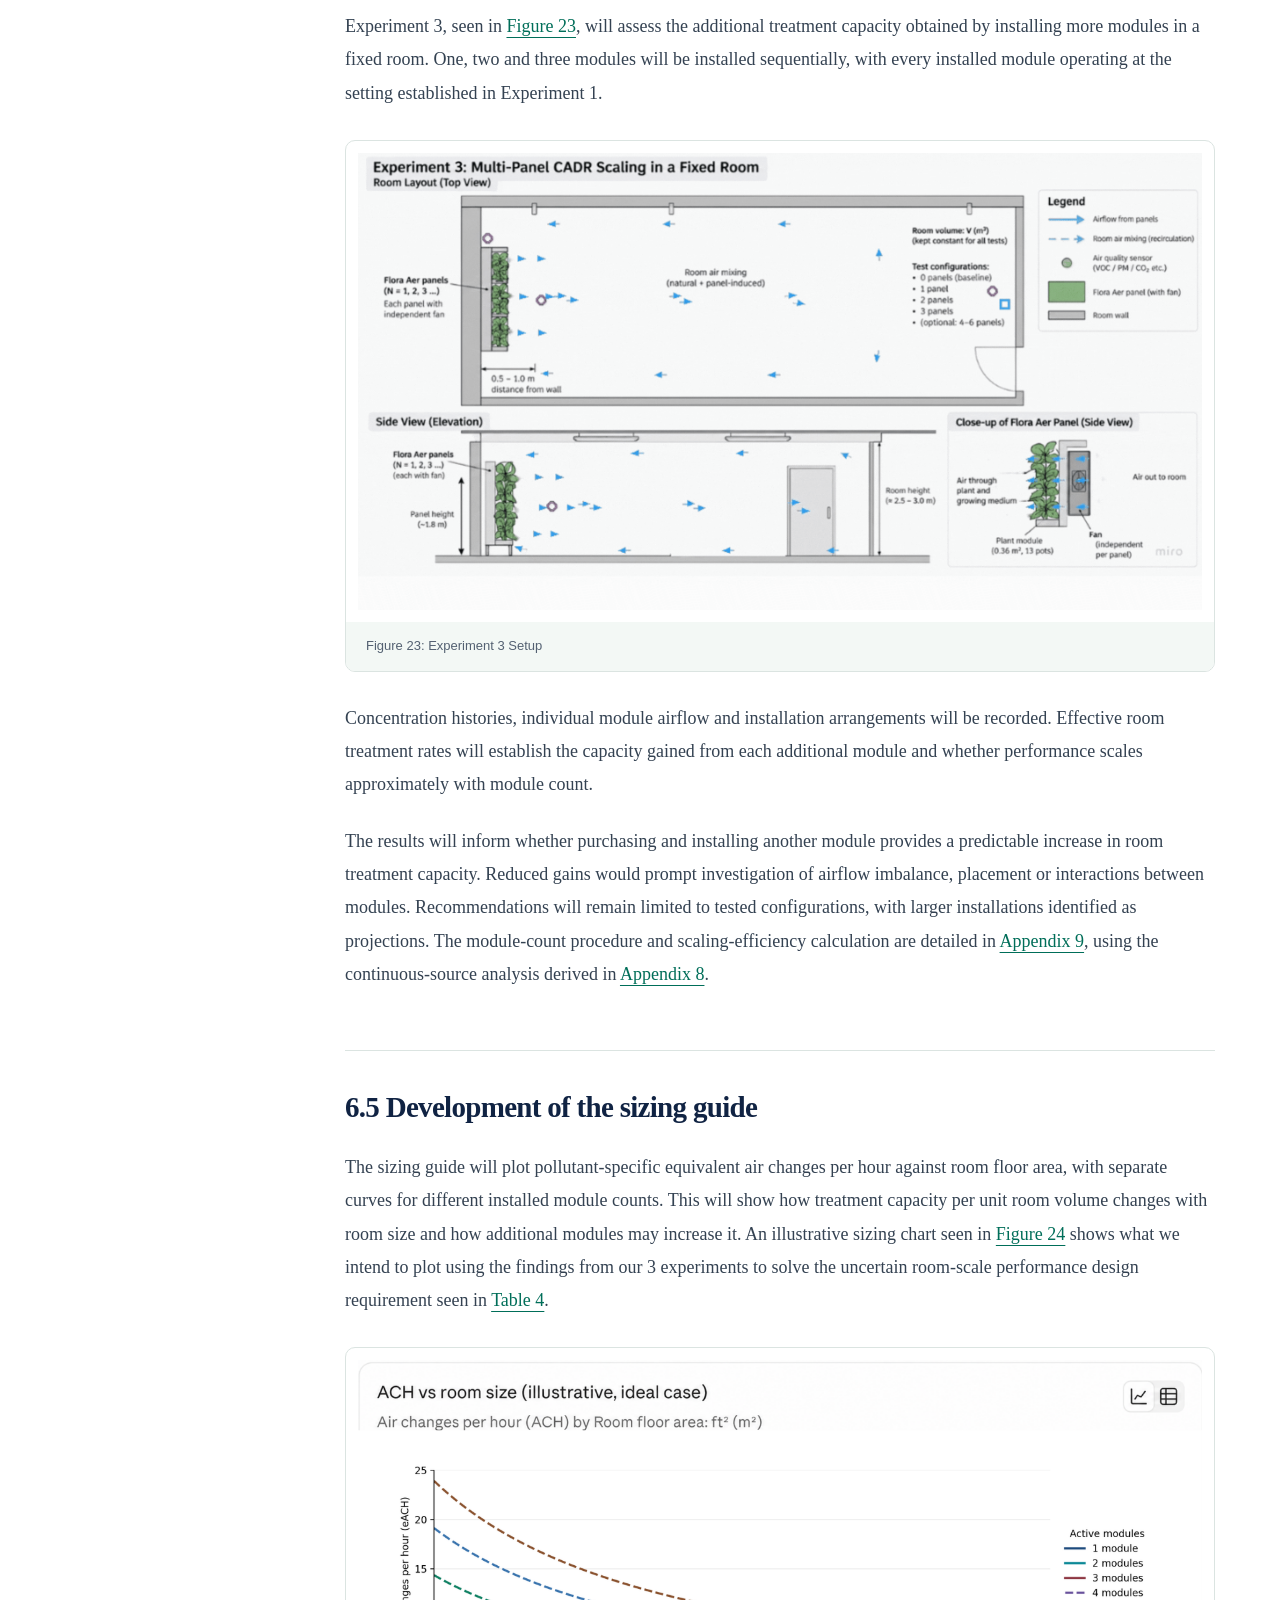
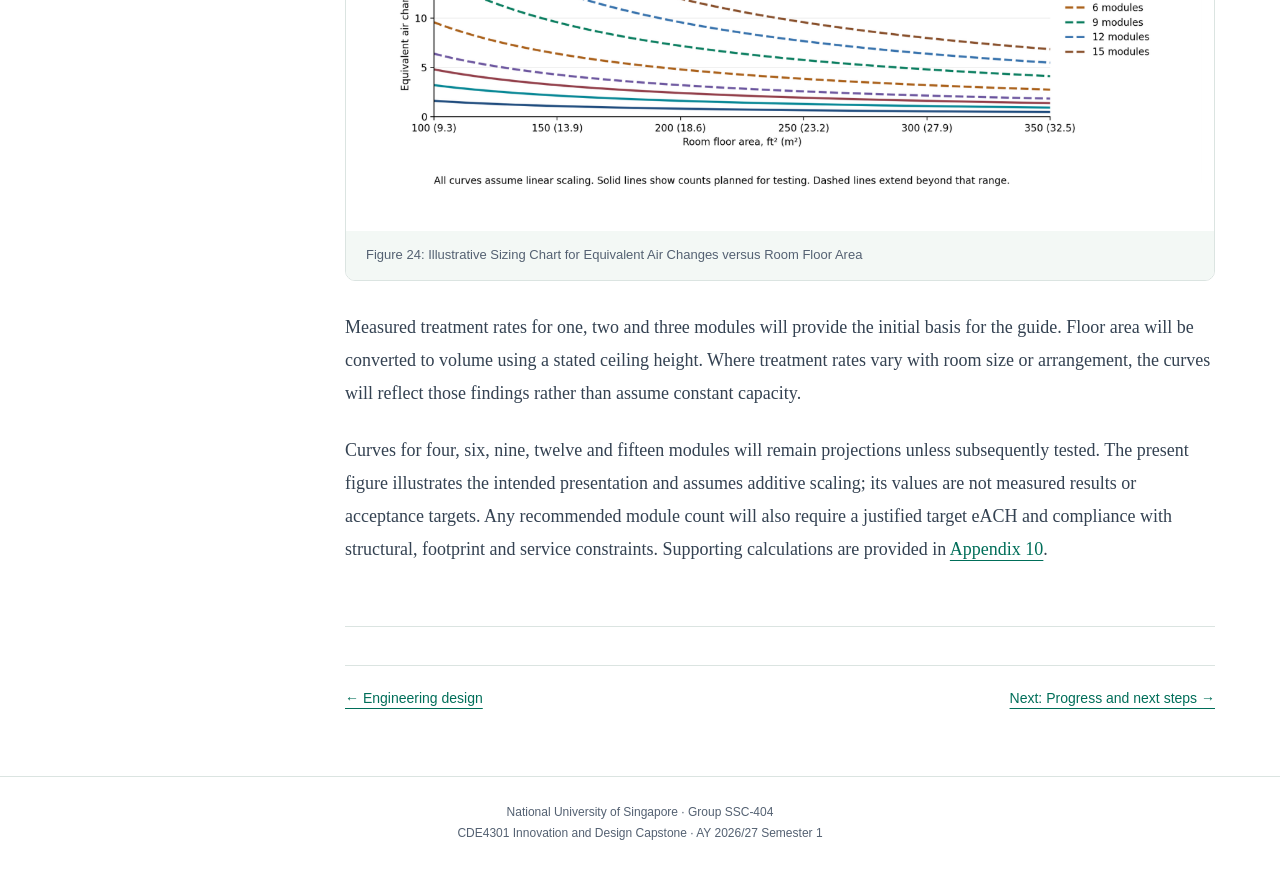
<file: validation.html>
<!DOCTYPE html>
<html lang="en">
<head>
<meta charset="utf-8">
<meta name="viewport" content="width=device-width, initial-scale=1">
<meta name="description" content="CDE4301 interim report: Design and Evaluation of a Modular Botanical Air-Treatment System, Group SSC-404, National University of Singapore.">
<title>Section 6 · Validation Plan | CDE4301</title>
<style>
:root{--navy:#102343;--green:#006e59;--muted:#546172;--line:#dbe4e1;--pale:#f3f8f5;--header-height:130px}*{box-sizing:border-box}html{scroll-behavior:smooth;scroll-padding-top:calc(var(--header-height) + 24px)}body{margin:0;color:var(--navy);background:#fff;font-family:Georgia,'Times New Roman',serif}a{color:inherit;text-underline-offset:5px}button{font:inherit;cursor:pointer}a:focus-visible,button:focus-visible{outline:3px solid #bd8a23;outline-offset:5px}button,a{-webkit-tap-highlight-color:transparent}.skip{position:fixed;top:-80px;left:15px;z-index:100;background:white;padding:12px}.skip:focus{top:10px}.site-header{position:sticky;top:0;z-index:50;background:rgba(255,255,255,.98);box-shadow:0 3px 12px #1023430c}.topbar,.navigation{max-width:1440px;margin:auto;padding:0 42px}.topbar{min-height:74px;display:flex;align-items:center;justify-content:space-between;gap:24px;border-bottom:1px solid #edf0ef}.brand{display:flex;align-items:center;gap:15px;text-decoration:none;font-weight:700;font-size:clamp(18px,2vw,28px)}.brand svg{width:38px;flex-shrink:0}.print-button{display:flex;align-items:center;gap:9px;white-space:nowrap;background:white;color:#005943;border:1px solid #00634e;border-radius:9px;padding:10px 16px;font:600 14px Arial,sans-serif}.print-button svg{width:19px;height:19px}.nav-list{display:flex;justify-content:space-between;list-style:none;padding:0;margin:0;gap:10px}.nav-item{position:relative;display:flex;align-items:center;min-height:56px}.nav-link{padding:18px 9px;text-decoration:none;font-size:17px;white-space:nowrap}.nav-link[aria-current=page]{color:var(--green);font-weight:bold}.nav-link[aria-current=page]:after{content:'';position:absolute;bottom:0;left:4px;right:4px;height:4px;border-radius:2px;background:var(--green)}.toggle{border:0;background:none;color:var(--green);padding:14px 6px;font-size:14px}.dropdown{position:absolute;top:100%;left:0;width:285px;max-height:70vh;overflow:auto;list-style:none;padding:8px;margin:0;background:white;border:1px solid var(--line);border-radius:9px;box-shadow:0 10px 24px #10234316;display:none}.nav-item:last-child .dropdown{left:auto;right:0}.nav-item.open .dropdown{display:block}.dropdown a{display:block;padding:11px 12px;text-decoration:none;line-height:1.4;font:14px/1.5 Arial,sans-serif;border-radius:5px}.dropdown a:hover,.dropdown a:focus{background:var(--pale);color:var(--green)}.mobile-toggle{display:none}.cover{max-width:1440px;margin:auto;padding:44px 42px 32px;position:relative;overflow:hidden;text-align:center}.cover-content{position:relative;z-index:1}.university{display:flex;justify-content:center;align-items:center;min-height:103px;margin:0 auto 26px}.university img{width:260px;max-height:116px;object-fit:contain}.university-fallback{display:flex;gap:15px;align-items:center;text-align:left}.university-fallback strong{font:700 57px Arial,sans-serif;letter-spacing:-3px;border-right:1px solid #b8c5ce;padding-right:17px}.university-fallback span{font:16px/1.35 Arial,sans-serif}.eyebrow{font:12px/1.8 Arial,sans-serif;letter-spacing:2.7px;text-transform:uppercase;margin:12px 0 23px}.eyebrow:before,.eyebrow:after{content:'';display:inline-block;vertical-align:middle;width:60px;height:1px;background:#8fb6a4;margin:0 18px}h1{font-size:clamp(38px,4.6vw,68px);line-height:1.1;letter-spacing:-1.5px;max-width:1000px;margin:0 auto 12px}h1 span{display:block}.subtitle{font-size:clamp(23px,2.9vw,38px);font-style:italic;color:var(--muted);margin:10px 0 20px}.badge{display:inline-block;background:#dfecdf;color:#00543e;border-radius:30px;padding:7px 24px;font-size:23px;font-weight:bold}.academic{font-size:19px;color:var(--muted);margin:14px 0 30px}.actions{display:flex;justify-content:center;align-items:center;gap:30px;margin-bottom:42px}.primary{background:var(--green);color:white;border:1px solid var(--green);padding:14px 36px;border-radius:8px;text-decoration:none;font-size:20px;font-weight:bold;box-shadow:0 3px 6px #006e5912}.primary:hover{background:#005542}.text-button{border:0;background:none;color:#00634e;text-decoration:underline;font-size:18px;font-weight:bold}.team-heading{display:flex;align-items:center;gap:20px;font:600 13px Arial,sans-serif;letter-spacing:3px;margin:0 0 26px}.team-heading:before,.team-heading:after{content:'';height:1px;flex:1;background:#a7c1b4}.team{display:grid;grid-template-columns:repeat(3,1fr);gap:20px;text-align:left}.person{display:flex;align-items:center;gap:20px;padding:22px;border:1px solid #d5dddd;border-radius:15px;background:#ffffffed}.portrait{height:96px;width:96px;flex-shrink:0;border-radius:50%;overflow:hidden;display:grid;place-items:center;background:#edf0f2}.portrait img{width:100%;height:100%;object-fit:cover}.portrait span{font:700 25px Arial,sans-serif;color:white}.portrait.black{background:linear-gradient(140deg,#646b70,#161c21)}.portrait.yellow{background:linear-gradient(140deg,#efd574,#b18720)}.portrait.red{background:linear-gradient(140deg,#d97065,#9f302d)}.person h3{font-size:23px;margin:0 0 8px}.person p{font-size:16px;color:var(--muted);margin:0;line-height:1.5}.scroll-cue{display:inline-block;font:12px Arial,sans-serif;letter-spacing:.5px;color:var(--muted);margin:28px auto 0;text-decoration:none}.botanical{position:absolute;right:-25px;top:145px;width:310px;height:440px;color:#8fb58d;opacity:.4;pointer-events:none}.reading-section{border-top:1px solid var(--line);padding:72px 24px 76px}.reading-section.ack{background:var(--pale)}.reading-inner{max-width:790px;margin:auto}.section-kicker{font:11px Arial,sans-serif;text-transform:uppercase;letter-spacing:2px;color:var(--green);margin:0 0 14px}h2{font-size:37px;letter-spacing:-.7px;margin:0 0 27px}.prose{font-size:18px;line-height:1.85;color:#344252}.prose p{margin:0 0 21px}.section-end{display:flex;justify-content:space-between;align-items:center;gap:24px;margin-top:38px;padding-top:24px;border-top:1px solid var(--line);font:14px Arial,sans-serif}.section-end a{color:var(--green)}footer{padding:25px;text-align:center;color:var(--muted);font:12px/1.8 Arial,sans-serif;border-top:1px solid var(--line)}dialog{width:min(440px,calc(100% - 32px));border:1px solid var(--line);border-radius:14px;padding:28px;color:var(--navy);box-shadow:0 20px 80px #10234330}dialog::backdrop{background:#10234360}dialog h2{font-size:26px;margin-bottom:15px}dialog p{font:16px/1.65 Arial,sans-serif}dialog button{font-size:16px;margin-top:10px} [hidden]{display:none!important}
@media(min-width:1100px){.cover{min-height:calc(100svh - 130px);display:flex;align-items:center;justify-content:center}.cover-content{width:100%}}
@media(max-width:1100px){.topbar,.navigation{padding-left:22px;padding-right:22px}.nav-list{gap:1px}.nav-link{font-size:15px;padding-left:5px;padding-right:5px}.person{gap:13px;padding:17px}.portrait{width:68px;height:68px}.person h3{font-size:20px}.person p{font-size:14px}.cover{padding:35px 24px}.eyebrow:before,.eyebrow:after{width:25px;margin:0 10px}}
@media(max-width:780px){.topbar{min-height:72px;padding:14px 18px;gap:10px}.brand{font-size:17px;max-width:260px;line-height:1.3;gap:9px}.brand svg{width:28px}.print-button{padding:9px;font-size:12px}.print-button .pdf-label{display:none}.navigation{padding:0 18px}.mobile-toggle{display:flex;justify-content:space-between;width:100%;padding:13px 0;border:0;background:none;color:var(--green);font:600 14px Arial,sans-serif}.nav-list{display:none;max-height:65vh;overflow:auto;padding-bottom:15px}.navigation.expanded .nav-list{display:block}.nav-item{flex-wrap:wrap;min-height:42px}.nav-link{flex:1;font:15px Arial,sans-serif;padding:14px 8px}.nav-link[aria-current=page]:after{display:none}.toggle{padding:14px 20px}.dropdown,.nav-item:last-child .dropdown{position:static;width:100%;box-shadow:none;margin:0 0 8px;border:0;border-left:2px solid #cddfd4;border-radius:0;max-height:none}.cover{padding:36px 20px 24px}.eyebrow{font-size:10px;letter-spacing:1.5px}.eyebrow:before,.eyebrow:after{display:none}h1{letter-spacing:-1px}.academic{font-size:16px;line-height:1.8}.badge{font-size:20px}.actions{gap:18px;flex-wrap:wrap;margin-bottom:36px}.primary{font-size:17px;padding:13px 24px}.text-button{font-size:16px}.team{grid-template-columns:1fr;max-width:440px;margin:auto;gap:12px}.person{padding:15px 20px}.person h3{font-size:21px}.person p{font-size:15px}.portrait{height:66px;width:66px}.university-fallback strong{font-size:46px}.university-fallback span{font-size:13px}.university{min-height:70px;margin-bottom:25px}.botanical{opacity:.18;right:-150px;top:170px}.team-heading{font-size:11px;gap:12px;letter-spacing:2px}.reading-section{padding:48px 24px}.prose{font-size:17px;line-height:1.8}h2{font-size:31px}.section-end{align-items:flex-start}.university img{max-width:220px}}
@media(prefers-reduced-motion:reduce){html{scroll-behavior:auto}}
@media print{.site-header,.actions,.scroll-cue,.section-end,.skip,dialog,.botanical{display:none!important}.cover{min-height:0;padding:30px 0;break-after:page}.reading-section{padding:20px 0;border:0;background:white!important}.reading-inner{max-width:none}.team{gap:12px}.person{padding:12px}.portrait{height:50px;width:50px}.person h3{font-size:17px}.person p{font-size:12px}.prose{font-size:12pt;line-height:1.6}h1{font-size:38pt}h2{break-after:avoid}p{orphans:3;widows:3}footer{margin-top:30px}}

/* Face-centred framing using each original photograph's proportions.
   Percentage positioning preserves the crop at desktop and mobile sizes. */
.portrait{position:relative}
.portrait img{position:absolute;left:50%;top:50%;height:auto;max-width:none;object-fit:initial;transform-origin:center}
.portrait[data-image-slot="shadman"] img{width:190%;transform:translate(-49%,-54.5%)}
.portrait[data-image-slot="shawn"] img{width:210%;transform:translate(-52.5%,-48.5%)}
.portrait[data-image-slot="yibin"] img{width:210%;transform:translate(-52%,-35%)}

.university img{width:360px;height:auto;max-height:none;max-width:90vw}.university{margin-top:-35px;margin-bottom:0}
@media(max-width:780px){.university img{width:300px;max-width:90vw}}

.section-hero{max-width:1320px;margin:auto;padding:58px 40px 42px;border-bottom:1px solid var(--line)}
.section-hero h1{font-size:clamp(32px,3.6vw,51px);max-width:none;margin:0;line-height:1.15;letter-spacing:-1px}
.section-deck{font:17px/1.7 Arial,sans-serif;color:var(--muted);margin:20px 0 0}
.report-layout{max-width:1320px;margin:auto;display:grid;grid-template-columns:245px minmax(0,1fr);gap:60px;padding:42px 40px 70px}
.section-sidebar{align-self:start;position:sticky;top:calc(var(--header-height) + 25px);font:13px/1.6 Arial,sans-serif;max-height:calc(100vh - var(--header-height) - 45px);overflow:auto}
.section-sidebar>p{font-size:10px;letter-spacing:2px;color:var(--green);margin:0 0 18px}.section-sidebar ol{list-style:none;padding:0;margin:0;border-left:1px solid var(--line)}.section-sidebar a{display:block;padding:9px 14px;text-decoration:none;color:var(--muted)}.section-sidebar a:hover,.section-sidebar a:focus{color:var(--green);background:var(--pale)}
.report-body{min-width:0;max-width:870px}.report-subsection{padding-bottom:36px;margin-bottom:38px;border-bottom:1px solid var(--line)}.report-subsection h2{font-size:29px;line-height:1.3;margin:0 0 24px}.report-subsection>p{font-size:18px;line-height:1.85;color:#344252;margin:0 0 23px}.report-subsection p a{color:var(--green)}
figure{margin:30px 0;background:#fff;border:1px solid var(--line);border-radius:10px;overflow:hidden}figure>a{display:block;padding:12px}figure img{display:block;width:100%;height:auto;max-height:620px;object-fit:contain}figcaption{background:var(--pale);padding:14px 20px;font:13px/1.6 Arial,sans-serif;color:var(--muted)}
@media(max-width:1000px){.report-layout{grid-template-columns:190px minmax(0,1fr);gap:30px;padding-left:25px;padding-right:25px}.section-hero{padding-left:25px;padding-right:25px}}
@media(max-width:780px){.section-hero{padding:36px 24px 30px}.section-hero h1 br{display:none}.report-layout{display:block;padding:28px 24px 45px}.section-sidebar{position:static;max-height:none;margin-bottom:38px}.section-sidebar ol{display:grid;grid-template-columns:1fr 1fr;gap:4px}.section-sidebar a{padding:8px;font-size:12px}.report-subsection h2{font-size:26px}.report-subsection>p{font-size:17px}.report-subsection{margin-bottom:30px;padding-bottom:25px}figure>a{padding:5px}}
@media print{.section-sidebar{display:none}.report-layout{display:block;padding:0}.section-hero{padding:0 0 30px}.report-subsection>p{font-size:12pt}.report-subsection h2{font-size:19pt}figure{break-inside:avoid}figure img{max-height:400px}.report-subsection{border:0}.section-hero h1{font-size:28pt}}
</style>
<style>[id^="appendix-"], [id^="figure-"], [id^="table-"], [id^="equation-"] { scroll-margin-top: 24px; }</style></head>
<body>
<a class="skip" href="#main">Skip to content</a>
<header class="site-header" id="site-header">
<div class="topbar"><a class="brand" href="index.html" aria-label="CDE4301 report home"><svg viewbox="0 0 40 44" aria-hidden="true"><path fill="#629e7c" d="M20 23V9L37 0v16L20 29Z"></path><path fill="#37795b" d="m20 23 17-23-9 21-8 8Z"></path><path fill="#8bb998" d="M17 43 1 32V15l16 9Z"></path><path fill="#4d8a68" d="M17 43 1 15l16 9Z"></path></svg><span>CDE4301 · Modular Botanical Air Treatment</span></a>
<button class="print-button" type="button" data-pdf><svg viewbox="0 0 24 24" fill="none" stroke="currentColor" stroke-width="1.5" aria-hidden="true"><path d="M6 9V3h12v6M6 18H3V9h18v9h-3M6 14h12v8H6zM17 12h1"></path></svg><span>Print Report<span class="pdf-label"> (PDF)</span></span></button></div>
<nav class="navigation" aria-label="Report navigation"><button class="mobile-toggle" aria-expanded="false" aria-controls="nav-list">Explore the report <span aria-hidden="true">☰</span></button><ul class="nav-list" id="nav-list"><li class="nav-item"><a class="nav-link" href="index.html">Home</a></li></ul></nav>
</header>
<main id="main" class="validation-page"><div class="section-hero"><p class="section-kicker">CDE4301 · Interim report · Section 6</p><h1>Validation plan</h1><p class="section-deck">Fan operation, room scaling and the treatment capacity of additional modules.</p></div><div class="report-layout"><aside class="section-sidebar" aria-label="On this page"><p>IN THIS SECTION</p><ol><li><a href="#metrics">6.1 Validation objectives and performance metrics</a></li><li><a href="#experiment-1">6.2 Experiment 1: Fan flow-rate optimisation</a></li><li><a href="#experiment-2">6.3 Experiment 2: Room-volume analysis with a continuous source</a></li><li><a href="#experiment-3">6.4 Experiment 3: Module-count and treatment-rate relationship</a></li><li><a href="#sizing-guide">6.5 Development of the sizing guide</a></li></ol></aside><article class="report-body"><section class="report-subsection" id="metrics" aria-labelledby="heading-metrics"><h2 id="heading-metrics">6.1 Validation objectives and performance metrics</h2><p>The validation programme will examine three design assumptions: that a suitable fan setting provides useful pollutant removal within operating constraints; that one module maintains effective treatment across different room configurations; and that adding modules increases treatment capacity predictably. A supplementary placement comparison will assess whether near-source treatment justifies retaining mobility.</p><p>Key measurements include pollutant concentrations, airflow, single-pass removal efficiency (SPRE), single-pass clean air delivery rate (CADR), effective room treatment rate and equivalent air changes per hour (eACH). Temperature, relative humidity, plant condition, noise and power consumption will establish the associated operating constraints.</p><p>The results will inform fan operation, supported assembly configurations and room-sizing guidance. SPRE and CADR definitions are provided in <a href="appendices.html#appendix-2">Appendix 2</a>; experimental procedures and supporting calculations are detailed in <a href="appendices.html#appendix-7">Appendix 7</a>, <a href="appendices.html#appendix-8">Appendix 8</a>, <a href="appendices.html#appendix-9">Appendix 9</a>, <a href="appendices.html#appendix-10">Appendix 10</a>.</p><p>Prototype verification will additionally assess dimensions, wet mass, footprint, irrigation capacity, lighting and control response against the requirements in <a href="project-definition.html#table-5">Table 5</a>.</p></section><section class="report-subsection" id="experiment-1" aria-labelledby="heading-experiment-1"><h2 id="heading-experiment-1">6.2 Experiment 1: Fan flow-rate optimisation</h2><p>Experiment 1, seen in <a href="#figure-21">Figure 21</a>, will identify the fan setting that provides the highest supported single-pass CADR within acceptable plant-airflow, moisture, noise and power limits. It will test the proposed trade-off between airflow and removal efficiency and determine whether the selected fan and module provide a suitable operating point.</p><figure id="figure-21"><a href="assets/figure-21-experiment-1.png" target="_blank" rel="noopener" aria-label="Open Figure 21 at full size"><img src="assets/figure-21-experiment-1.png" width="1737" height="575" alt="Figure 21: Experiment 1 Setup" loading="lazy" decoding="async"></a><figcaption>Figure 21: Experiment 1 Setup</figcaption></figure><p>VOC source selection will build on the TVOC and PM2.5 sources seen in <a href="introduction.html#table-1">Table 1</a>, which include common adhesives, cleaning products, and burning mosquito coils. These materials will first undergo pilot assessment for measurement suitability and source stability. PM2.5 testing requires a separate particle source.</p><p>Representative inlet and outlet concentrations and measured airflow will be used to determine SPRE and CADR across fan settings. Noise, power consumption and plant operating conditions will also be recorded. Quantitative VOC assessment requires a calibrated concentration measurement method; VOC Index readings alone are insufficient.</p><p>The selected setting will be retained for Experiments 2 and 3. If no setting provides adequate treatment within the operating constraints, the fan, airflow path or treatment medium will be revised. Procedures, source qualification and calculations are detailed in <a href="appendices.html#appendix-7">Appendix 7</a>.</p></section><section class="report-subsection" id="experiment-2" aria-labelledby="heading-experiment-2"><h2 id="heading-experiment-2">6.3 Experiment 2: Room-volume analysis with a continuous source</h2><p>Experiment 2, seen in <a href="#figure-22">Figure 22</a>, will assess how the treatment provided by one module changes as room volume increases from V to 2V and 3V. It will determine whether a common single-module treatment rate can support room-sizing guidance and how the resulting equivalent air changes per hour decrease with increasing room size.</p><figure id="figure-22"><a href="assets/figure-22-experiment-2.gif" target="_blank" rel="noopener" aria-label="Open Figure 22 at full size"><img src="assets/figure-22-experiment-2.gif" width="1302" height="555" alt="Figure 22: Experiment 2 Setup" loading="lazy" decoding="async"></a><figcaption>Figure 22: Experiment 2 Setup</figcaption></figure><p>Baseline and operating concentration histories will be measured near the source, at the module inlet and outlet, and within the occupied zone. Effective room treatment rate and equivalent Air Change per Hour (eACH) will be estimated using the continuous-source analysis in <a href="appendices.html#appendix-8">Appendix 8</a>.</p><p>A consistent treatment rate would support a common module-capacity estimate within the tested range. If performance changes substantially, sizing guidance will account for room size and configuration. Because the source remains at the far end of each space, source-to-module distance also increases; the results therefore represent room enlargement under this placement arrangement.</p><p>A supplementary fixed-volume placement comparison will assess whether near-source positioning provides sufficient benefit to justify mobility. Procedures, model assumptions and supporting derivations are provided in <a href="appendices.html#appendix-8">Appendix 8</a>.</p></section><section class="report-subsection" id="experiment-3" aria-labelledby="heading-experiment-3"><h2 id="heading-experiment-3">6.4 Experiment 3: Module-count and treatment-rate relationship</h2><p>Experiment 3, seen in <a href="#figure-23">Figure 23</a>, will assess the additional treatment capacity obtained by installing more modules in a fixed room. One, two and three modules will be installed sequentially, with every installed module operating at the setting established in Experiment 1.</p><figure id="figure-23"><a href="assets/figure-23-experiment-3.gif" target="_blank" rel="noopener" aria-label="Open Figure 23 at full size"><img src="assets/figure-23-experiment-3.gif" width="1920" height="1069" alt="Figure 23: Experiment 3 Setup" loading="lazy" decoding="async"></a><figcaption>Figure 23: Experiment 3 Setup</figcaption></figure><p>Concentration histories, individual module airflow and installation arrangements will be recorded. Effective room treatment rates will establish the capacity gained from each additional module and whether performance scales approximately with module count.</p><p>The results will inform whether purchasing and installing another module provides a predictable increase in room treatment capacity. Reduced gains would prompt investigation of airflow imbalance, placement or interactions between modules. Recommendations will remain limited to tested configurations, with larger installations identified as projections. The module-count procedure and scaling-efficiency calculation are detailed in <a href="appendices.html#appendix-9">Appendix 9</a>, using the continuous-source analysis derived in <a href="appendices.html#appendix-8">Appendix 8</a>.</p></section><section class="report-subsection" id="sizing-guide" aria-labelledby="heading-sizing-guide"><h2 id="heading-sizing-guide">6.5 Development of the sizing guide</h2><p>The sizing guide will plot pollutant-specific equivalent air changes per hour against room floor area, with separate curves for different installed module counts. This will show how treatment capacity per unit room volume changes with room size and how additional modules may increase it. An illustrative sizing chart seen in <a href="#figure-24">Figure 24</a> shows what we intend to plot using the findings from our 3 experiments to solve the uncertain room-scale performance design requirement seen in <a href="project-definition.html#table-4">Table 4</a>.</p><figure id="figure-24"><a href="assets/figure-24-sizing-guide.png" target="_blank" rel="noopener" aria-label="Open Figure 24 at full size"><img src="assets/figure-24-sizing-guide.png" width="1355" height="736" alt="Figure 24: Illustrative Sizing Chart for Equivalent Air Changes versus Room Floor Area" loading="lazy" decoding="async"></a><figcaption>Figure 24: Illustrative Sizing Chart for Equivalent Air Changes versus Room Floor Area</figcaption></figure><p>Measured treatment rates for one, two and three modules will provide the initial basis for the guide. Floor area will be converted to volume using a stated ceiling height. Where treatment rates vary with room size or arrangement, the curves will reflect those findings rather than assume constant capacity.</p><p>Curves for four, six, nine, twelve and fifteen modules will remain projections unless subsequently tested. The present figure illustrates the intended presentation and assumes additive scaling; its values are not measured results or acceptance targets. Any recommended module count will also require a justified target eACH and compliance with structural, footprint and service constraints. Supporting calculations are provided in <a href="appendices.html#appendix-10">Appendix 10</a>.</p></section><div class="section-end"><a href="engineering-design.html">← Engineering design</a><a href="progress.html" data-report-page>Next: Progress and next steps →</a></div></article></div></main>
<footer>National University of Singapore · Group SSC-404<br>CDE4301 Innovation and Design Capstone · AY 2026/27 Semester 1</footer>
<dialog id="notice" aria-labelledby="notice-title"><h2 id="notice-title">Report in preparation</h2><p id="notice-text"></p><form method="dialog"><button class="primary">Close</button></form></dialog>
<script>
/* Team portraits are embedded in the HTML. Override them below only if desired.
   EDIT ASSETS HERE. Leave an empty string until each file is available.
   Recommended names: images/nus-logo.png, images/shadman.png,
   images/shawn.png, images/yi-bin.png, files/CDE4301_Interim_Report.pdf.
   No empty src attributes or broken-image icons are rendered.
   Add each completed section filename to readyPages to enable its links.
   All CSS and JS are contained in this file; no build tools are required. */
const CONFIG = {
  images: { university: '', shadman: '', shawn: '', yibin: '' },
  reportPDF: 'files/CDE4301_Interim_Report.pdf',
  readyPages: ["report.html", "index.html", "engineering-design.html", "validation.html", "progress.html", "introduction.html", "review.html", "references.html", "project-definition.html", "concept-development.html", "appendices.html"] // e.g. ['introduction.html', 'concept-development.html']
};
// Future section filenames and subsection anchor IDs. Use these IDs in later pages.
const SECTIONS = [
 ['Introduction','introduction.html',[['1.1 Significance of indoor air quality','significance'],['1.2 Air pollutants of interest','pollutants'],['1.3 Coexistence and variation','coexistence'],['1.4 Target indoor spaces','target-spaces']]],
 ['Review','review.html',[['2.1 Current approaches and limitations','current-approaches'],['2.2 Active botanical filtration','botanical-filtration'],['2.3 Existing botanical systems','existing-systems'],['2.4 Challenges and project gaps','project-gaps']]],
 ['Objectives','project-definition.html',[['3.1 Problem statement and objectives','problem'],['3.2 Project scope','scope'],['3.3 Design considerations','considerations'],['3.4 Measurable requirements','requirements']]],
 ['Concept','concept-development.html',[['4.1 Reference system and plant','reference-system'],['4.2 Configuration selection','configuration'],['4.3 System architecture','architecture'],['4.4 Concept features and rationale','rationale']]],
 ['Design','engineering-design.html',[['5.1 Plant-module construction','plant-module'],['5.2 Irrigation design','irrigation'],['5.3 Airflow and treatment performance','airflow'],['5.4 Baffle development and CFD','baffle'],['5.5 Fan selection and control','fan'],['5.6 Lighting design and calibration','lighting'],['5.7 Base-module design','base'],['5.8 Sensor integration','sensors']]],
 ['Validation','validation.html',[['6.1 Objectives and metrics','metrics'],['6.2 Experiment 1: Fan flow rate','experiment-1'],['6.3 Experiment 2: Room scaling','experiment-2'],['6.4 Experiment 3: Module count','experiment-3'],['6.5 Sizing guide','sizing-guide']]],
 ['Progress','progress.html',[['7.1 Prototyping progress','prototyping'],['7.2 Mapping progress to objectives','objectives-mapping'],['7.3 Outstanding technical questions','technical-questions'],['7.4 Remaining work and sequence','remaining-work']]]
];
const nav=document.getElementById('nav-list');
for(const [label,file,items] of SECTIONS){
 const li=document.createElement('li');li.className='nav-item';
 const a=document.createElement('a');a.className='nav-link';a.href=file;a.textContent=label;if(file==='validation.html')a.setAttribute('aria-current','page');a.dataset.reportPage='';li.append(a);
 const button=document.createElement('button');button.className='toggle';button.type='button';button.textContent='⌄';button.setAttribute('aria-label',`Show ${label} subsections`);button.setAttribute('aria-expanded','false');button.setAttribute('aria-controls',`menu-${label.toLowerCase()}`);li.append(button);
 const list=document.createElement('ul');list.className='dropdown';list.id=`menu-${label.toLowerCase()}`;
 for(const [text,id] of items){const item=document.createElement('li'),link=document.createElement('a');link.textContent=text;link.href=`${file}#${id}`;link.dataset.reportPage='';item.append(link);list.append(item)}li.append(list);nav.append(li);
}
const more=document.createElement('li');more.className='nav-item';more.innerHTML='<button class="nav-link toggle" type="button" aria-expanded="false" aria-controls="menu-more">More ⌄</button><ul class="dropdown" id="menu-more"><li><a href="index.html#acknowledgements">Acknowledgements</a></li><li><a href="index.html#abstract">Abstract</a></li><li><a href="report.html" data-report-page>Full report</a></li><li><a href="references.html" data-report-page>References</a></li><li><a href="appendices.html" data-report-page>Appendices</a></li></ul>';nav.append(more);
const closeMenus=()=>{document.querySelectorAll('.nav-item.open').forEach(item=>{item.classList.remove('open');item.querySelector('.toggle').setAttribute('aria-expanded','false')})};
for(const item of document.querySelectorAll('.nav-item')){
 const toggle=item.querySelector('.toggle');if(!toggle)continue;
 const open=()=>{closeMenus();item.classList.add('open');toggle.setAttribute('aria-expanded','true')};
 const close=()=>{item.classList.remove('open');toggle.setAttribute('aria-expanded','false')};
 toggle.addEventListener('click',()=>item.classList.contains('open')?close():open());
 item.addEventListener('pointerenter',e=>{if(e.pointerType==='mouse'&&matchMedia('(min-width:781px)').matches)open()});
 item.addEventListener('pointerleave',e=>{if(e.pointerType==='mouse'&&!item.contains(document.activeElement))close()});
 item.addEventListener('focusout',e=>{if(!item.contains(e.relatedTarget))close()});
}
document.addEventListener('click',e=>{if(!e.target.closest('.nav-item'))closeMenus()});
document.addEventListener('keydown',e=>{if(e.key==='Escape'){const open=document.querySelector('.nav-item.open');if(open){open.querySelector('.toggle').focus();closeMenus()}}});
const mobile=document.querySelector('.mobile-toggle'),navigation=document.querySelector('.navigation');
mobile.addEventListener('click',()=>{const open=navigation.classList.toggle('expanded');mobile.setAttribute('aria-expanded',String(open))});
const notice=document.getElementById('notice');
function showNotice(message){document.getElementById('notice-text').textContent=message;notice.showModal()}
document.querySelectorAll('[data-report-page]').forEach(link=>link.addEventListener('click',e=>{const file=link.getAttribute('href').split('#')[0];if(!CONFIG.readyPages.includes(file)){e.preventDefault();closeMenus();showNotice('This section will be available when the next part of the report website is added. The homepage, engineering design, validation plan and progress sections are available now.')}}));
document.querySelectorAll('a[href^="#"]').forEach(link=>link.addEventListener('click',()=>{closeMenus();navigation.classList.remove('expanded');mobile.setAttribute('aria-expanded','false')}));
document.querySelectorAll('[data-pdf]').forEach(button=>button.addEventListener('click',()=>{if(CONFIG.reportPDF){window.open(CONFIG.reportPDF,'_blank','noopener')}else{showNotice('The full-report PDF has not been attached yet. Once available, this button will open it for viewing, downloading and printing.')}}));
const names={university:'National University of Singapore',shadman:'Shadman Sudad',shawn:'Shawn Tan',yibin:'Liu Yi Bin'};
for(const [key,path] of Object.entries(CONFIG.images)){if(!path.trim())continue;const slot=document.querySelector(`[data-image-slot="${key}"]`);const img=new Image();img.alt=names[key];img.addEventListener('load',()=>slot.replaceChildren(img));img.src=path;}
// Measure only the fixed portion, so mobile expanded menus do not distort anchor offsets.
const updateHeader=()=>document.documentElement.style.setProperty('--header-height',`${document.querySelector('.topbar').offsetHeight+(matchMedia('(max-width:780px)').matches?mobile.offsetHeight:56)}px`);
window.addEventListener('resize',updateHeader);updateHeader();
</script>
</body>
</html>
</file>
<file: report.css>
:root{--navy:#102343;--green:#006e59;--muted:#546172;--line:#dbe4e1;--pale:#f3f8f5;--header-height:130px}*{box-sizing:border-box}html{scroll-behavior:smooth;scroll-padding-top:calc(var(--header-height) + 24px)}body{margin:0;color:var(--navy);background:#fff;font-family:Georgia,'Times New Roman',serif}a{color:inherit;text-underline-offset:5px}button{font:inherit;cursor:pointer}a:focus-visible,button:focus-visible{outline:3px solid #bd8a23;outline-offset:5px}button,a{-webkit-tap-highlight-color:transparent}.skip{position:fixed;top:-80px;left:15px;z-index:100;background:white;padding:12px}.skip:focus{top:10px}.site-header{position:sticky;top:0;z-index:50;background:rgba(255,255,255,.98);box-shadow:0 3px 12px #1023430c}.topbar,.navigation{max-width:1440px;margin:auto;padding:0 42px}.topbar{min-height:74px;display:flex;align-items:center;justify-content:space-between;gap:24px;border-bottom:1px solid #edf0ef}.brand{display:flex;align-items:center;gap:15px;text-decoration:none;font-weight:700;font-size:clamp(18px,2vw,28px)}.brand svg{width:38px;flex-shrink:0}.print-button{display:flex;align-items:center;gap:9px;white-space:nowrap;background:white;color:#005943;border:1px solid #00634e;border-radius:9px;padding:10px 16px;font:600 14px Arial,sans-serif}.print-button svg{width:19px;height:19px}.nav-list{display:flex;justify-content:space-between;list-style:none;padding:0;margin:0;gap:10px}.nav-item{position:relative;display:flex;align-items:center;min-height:56px}.nav-link{padding:18px 9px;text-decoration:none;font-size:17px;white-space:nowrap}.nav-link[aria-current=page]{color:var(--green);font-weight:bold}.nav-link[aria-current=page]:after{content:'';position:absolute;bottom:0;left:4px;right:4px;height:4px;border-radius:2px;background:var(--green)}.toggle{border:0;background:none;color:var(--green);padding:14px 6px;font-size:14px}.dropdown{position:absolute;top:100%;left:0;width:285px;max-height:70vh;overflow:auto;list-style:none;padding:8px;margin:0;background:white;border:1px solid var(--line);border-radius:9px;box-shadow:0 10px 24px #10234316;display:none}.nav-item:last-child .dropdown{left:auto;right:0}.nav-item.open .dropdown{display:block}.dropdown a{display:block;padding:11px 12px;text-decoration:none;line-height:1.4;font:14px/1.5 Arial,sans-serif;border-radius:5px}.dropdown a:hover,.dropdown a:focus{background:var(--pale);color:var(--green)}.mobile-toggle{display:none}.cover{max-width:1440px;margin:auto;padding:44px 42px 32px;position:relative;overflow:hidden;text-align:center}.cover-content{position:relative;z-index:1}.university{display:flex;justify-content:center;align-items:center;min-height:103px;margin:0 auto 26px}.university img{width:260px;max-height:116px;object-fit:contain}.university-fallback{display:flex;gap:15px;align-items:center;text-align:left}.university-fallback strong{font:700 57px Arial,sans-serif;letter-spacing:-3px;border-right:1px solid #b8c5ce;padding-right:17px}.university-fallback span{font:16px/1.35 Arial,sans-serif}.eyebrow{font:12px/1.8 Arial,sans-serif;letter-spacing:2.7px;text-transform:uppercase;margin:12px 0 23px}.eyebrow:before,.eyebrow:after{content:'';display:inline-block;vertical-align:middle;width:60px;height:1px;background:#8fb6a4;margin:0 18px}h1{font-size:clamp(38px,4.6vw,68px);line-height:1.1;letter-spacing:-1.5px;max-width:1000px;margin:0 auto 12px}h1 span{display:block}.subtitle{font-size:clamp(23px,2.9vw,38px);font-style:italic;color:var(--muted);margin:10px 0 20px}.badge{display:inline-block;background:#dfecdf;color:#00543e;border-radius:30px;padding:7px 24px;font-size:23px;font-weight:bold}.academic{font-size:19px;color:var(--muted);margin:14px 0 30px}.actions{display:flex;justify-content:center;align-items:center;gap:30px;margin-bottom:42px}.primary{background:var(--green);color:white;border:1px solid var(--green);padding:14px 36px;border-radius:8px;text-decoration:none;font-size:20px;font-weight:bold;box-shadow:0 3px 6px #006e5912}.primary:hover{background:#005542}.text-button{border:0;background:none;color:#00634e;text-decoration:underline;font-size:18px;font-weight:bold}.team-heading{display:flex;align-items:center;gap:20px;font:600 13px Arial,sans-serif;letter-spacing:3px;margin:0 0 26px}.team-heading:before,.team-heading:after{content:'';height:1px;flex:1;background:#a7c1b4}.team{display:grid;grid-template-columns:repeat(3,1fr);gap:20px;text-align:left}.person{display:flex;align-items:center;gap:20px;padding:22px;border:1px solid #d5dddd;border-radius:15px;background:#ffffffed}.portrait{height:96px;width:96px;flex-shrink:0;border-radius:50%;overflow:hidden;display:grid;place-items:center;background:#edf0f2}.portrait img{width:100%;height:100%;object-fit:cover}.portrait span{font:700 25px Arial,sans-serif;color:white}.portrait.black{background:linear-gradient(140deg,#646b70,#161c21)}.portrait.yellow{background:linear-gradient(140deg,#efd574,#b18720)}.portrait.red{background:linear-gradient(140deg,#d97065,#9f302d)}.person h3{font-size:23px;margin:0 0 8px}.person p{font-size:16px;color:var(--muted);margin:0;line-height:1.5}.scroll-cue{display:inline-block;font:12px Arial,sans-serif;letter-spacing:.5px;color:var(--muted);margin:28px auto 0;text-decoration:none}.botanical{position:absolute;right:-25px;top:145px;width:310px;height:440px;color:#8fb58d;opacity:.4;pointer-events:none}.reading-section{border-top:1px solid var(--line);padding:72px 24px 76px}.reading-section.ack{background:var(--pale)}.reading-inner{max-width:790px;margin:auto}.section-kicker{font:11px Arial,sans-serif;text-transform:uppercase;letter-spacing:2px;color:var(--green);margin:0 0 14px}h2{font-size:37px;letter-spacing:-.7px;margin:0 0 27px}.prose{font-size:18px;line-height:1.85;color:#344252}.prose p{margin:0 0 21px}.section-end{display:flex;justify-content:space-between;align-items:center;gap:24px;margin-top:38px;padding-top:24px;border-top:1px solid var(--line);font:14px Arial,sans-serif}.section-end a{color:var(--green)}footer{padding:25px;text-align:center;color:var(--muted);font:12px/1.8 Arial,sans-serif;border-top:1px solid var(--line)}dialog{width:min(440px,calc(100% - 32px));border:1px solid var(--line);border-radius:14px;padding:28px;color:var(--navy);box-shadow:0 20px 80px #10234330}dialog::backdrop{background:#10234360}dialog h2{font-size:26px;margin-bottom:15px}dialog p{font:16px/1.65 Arial,sans-serif}dialog button{font-size:16px;margin-top:10px} [hidden]{display:none!important}
@media(min-width:1100px){.cover{min-height:calc(100svh - 130px);display:flex;align-items:center;justify-content:center}.cover-content{width:100%}}
@media(max-width:1100px){.topbar,.navigation{padding-left:22px;padding-right:22px}.nav-list{gap:1px}.nav-link{font-size:15px;padding-left:5px;padding-right:5px}.person{gap:13px;padding:17px}.portrait{width:68px;height:68px}.person h3{font-size:20px}.person p{font-size:14px}.cover{padding:35px 24px}.eyebrow:before,.eyebrow:after{width:25px;margin:0 10px}}
@media(max-width:780px){.topbar{min-height:72px;padding:14px 18px;gap:10px}.brand{font-size:17px;max-width:260px;line-height:1.3;gap:9px}.brand svg{width:28px}.print-button{padding:9px;font-size:12px}.print-button .pdf-label{display:none}.navigation{padding:0 18px}.mobile-toggle{display:flex;justify-content:space-between;width:100%;padding:13px 0;border:0;background:none;color:var(--green);font:600 14px Arial,sans-serif}.nav-list{display:none;max-height:65vh;overflow:auto;padding-bottom:15px}.navigation.expanded .nav-list{display:block}.nav-item{flex-wrap:wrap;min-height:42px}.nav-link{flex:1;font:15px Arial,sans-serif;padding:14px 8px}.nav-link[aria-current=page]:after{display:none}.toggle{padding:14px 20px}.dropdown,.nav-item:last-child .dropdown{position:static;width:100%;box-shadow:none;margin:0 0 8px;border:0;border-left:2px solid #cddfd4;border-radius:0;max-height:none}.cover{padding:36px 20px 24px}.eyebrow{font-size:10px;letter-spacing:1.5px}.eyebrow:before,.eyebrow:after{display:none}h1{letter-spacing:-1px}.academic{font-size:16px;line-height:1.8}.badge{font-size:20px}.actions{gap:18px;flex-wrap:wrap;margin-bottom:36px}.primary{font-size:17px;padding:13px 24px}.text-button{font-size:16px}.team{grid-template-columns:1fr;max-width:440px;margin:auto;gap:12px}.person{padding:15px 20px}.person h3{font-size:21px}.person p{font-size:15px}.portrait{height:66px;width:66px}.university-fallback strong{font-size:46px}.university-fallback span{font-size:13px}.university{min-height:70px;margin-bottom:25px}.botanical{opacity:.18;right:-150px;top:170px}.team-heading{font-size:11px;gap:12px;letter-spacing:2px}.reading-section{padding:48px 24px}.prose{font-size:17px;line-height:1.8}h2{font-size:31px}.section-end{align-items:flex-start}.university img{max-width:220px}}
@media(prefers-reduced-motion:reduce){html{scroll-behavior:auto}}
@media print{.site-header,.actions,.scroll-cue,.section-end,.skip,dialog,.botanical{display:none!important}.cover{min-height:0;padding:30px 0;break-after:page}.reading-section{padding:20px 0;border:0;background:white!important}.reading-inner{max-width:none}.team{gap:12px}.person{padding:12px}.portrait{height:50px;width:50px}.person h3{font-size:17px}.person p{font-size:12px}.prose{font-size:12pt;line-height:1.6}h1{font-size:38pt}h2{break-after:avoid}p{orphans:3;widows:3}footer{margin-top:30px}}

/* Face-centred framing using each original photograph's proportions.
   Percentage positioning preserves the crop at desktop and mobile sizes. */
.portrait{position:relative}
.portrait img{position:absolute;left:50%;top:50%;height:auto;max-width:none;object-fit:initial;transform-origin:center}
.portrait[data-image-slot="shadman"] img{width:190%;transform:translate(-49%,-54.5%)}
.portrait[data-image-slot="shawn"] img{width:210%;transform:translate(-52.5%,-48.5%)}
.portrait[data-image-slot="yibin"] img{width:210%;transform:translate(-52%,-35%)}

.university img{width:360px;height:auto;max-height:none;max-width:90vw}.university{margin-top:-35px;margin-bottom:0}
@media(max-width:780px){.university img{width:300px;max-width:90vw}}

.section-hero{max-width:1320px;margin:auto;padding:58px 40px 42px;border-bottom:1px solid var(--line)}
.section-hero h1{font-size:clamp(32px,3.6vw,51px);max-width:none;margin:0;line-height:1.15;letter-spacing:-1px}
.section-deck{font:17px/1.7 Arial,sans-serif;color:var(--muted);margin:20px 0 0}
.report-layout{max-width:1320px;margin:auto;display:grid;grid-template-columns:245px minmax(0,1fr);gap:60px;padding:42px 40px 70px}
.section-sidebar{align-self:start;position:sticky;top:calc(var(--header-height) + 25px);font:13px/1.6 Arial,sans-serif;max-height:calc(100vh - var(--header-height) - 45px);overflow:auto}
.section-sidebar>p{font-size:10px;letter-spacing:2px;color:var(--green);margin:0 0 18px}.section-sidebar ol{list-style:none;padding:0;margin:0;border-left:1px solid var(--line)}.section-sidebar a{display:block;padding:9px 14px;text-decoration:none;color:var(--muted)}.section-sidebar a:hover,.section-sidebar a:focus{color:var(--green);background:var(--pale)}
.report-body{min-width:0;max-width:870px}.report-subsection{padding-bottom:36px;margin-bottom:38px;border-bottom:1px solid var(--line)}.report-subsection h2{font-size:29px;line-height:1.3;margin:0 0 24px}.report-subsection>p{font-size:18px;line-height:1.85;color:#344252;margin:0 0 23px}.report-subsection p a{color:var(--green)}
figure{margin:30px 0;background:#fff;border:1px solid var(--line);border-radius:10px;overflow:hidden}figure>a{display:block;padding:12px}figure img{display:block;width:100%;height:auto;max-height:620px;object-fit:contain}figcaption{background:var(--pale);padding:14px 20px;font:13px/1.6 Arial,sans-serif;color:var(--muted)}
@media(max-width:1000px){.report-layout{grid-template-columns:190px minmax(0,1fr);gap:30px;padding-left:25px;padding-right:25px}.section-hero{padding-left:25px;padding-right:25px}}
@media(max-width:780px){.section-hero{padding:36px 24px 30px}.section-hero h1 br{display:none}.report-layout{display:block;padding:28px 24px 45px}.section-sidebar{position:static;max-height:none;margin-bottom:38px}.section-sidebar ol{display:grid;grid-template-columns:1fr 1fr;gap:4px}.section-sidebar a{padding:8px;font-size:12px}.report-subsection h2{font-size:26px}.report-subsection>p{font-size:17px}.report-subsection{margin-bottom:30px;padding-bottom:25px}figure>a{padding:5px}}
@media print{.section-sidebar{display:none}.report-layout{display:block;padding:0}.section-hero{padding:0 0 30px}.report-subsection>p{font-size:12pt}.report-subsection h2{font-size:19pt}figure{break-inside:avoid}figure img{max-height:400px}.report-subsection{border:0}.section-hero h1{font-size:28pt}}

/* Section 3: accessible report tables and objective emphasis. */
.gap-list{font-size:18px;line-height:1.8;color:#344252;padding-left:24px;margin:0 0 24px}.gap-list li{padding-left:5px;margin-bottom:13px}.gap-list strong{color:var(--navy)}
.report-subsection>.objective-callout{background:var(--pale);border-left:4px solid var(--green);padding:22px 25px;border-radius:0 8px 8px 0}
.table-scroll{max-width:100%;overflow-x:auto;margin:28px 0 10px;border:1px solid var(--line);border-radius:9px}.table-scroll:focus-visible{outline:3px solid #bd8a23;outline-offset:3px}table{border-collapse:collapse;width:100%;font:14px/1.65 Arial,sans-serif;color:#344252;min-width:590px}caption{text-align:left;padding:16px 18px;background:var(--pale);font-weight:600;color:var(--navy)}th,td{text-align:left;vertical-align:top;padding:16px;border-bottom:1px solid var(--line)}thead th{background:#e7f0eb;color:var(--navy);font-size:12px;letter-spacing:.3px}tbody th{width:23%;font-weight:600;color:var(--navy)}tbody tr:nth-child(even){background:#f9fbfa}tbody tr:last-child>*{border-bottom:0}td p,th p{margin:0 0 10px}td p:last-child,th p:last-child{margin-bottom:0}#requirements-table td:nth-child(2){width:23%;font-weight:600;color:var(--green)}
@media(max-width:780px){.gap-list{font-size:17px}.table-scroll{margin-top:22px}th,td{padding:13px}.objective-callout{padding:18px!important}}
@media print{.table-scroll{overflow:visible;border:0}table{min-width:0;font-size:9pt}thead{display:table-header-group}tr{break-inside:avoid}th,td{padding:8px}.gap-list{font-size:12pt}}

/* Embedded concept explorer. */
caption,figcaption{text-align:center}table ul{margin:0;padding-left:18px}table li+li{margin-top:9px}.explorer-toolbar{display:flex;align-items:center;justify-content:space-between;gap:12px;padding:16px;background:var(--pale);font:600 13px/1.5 Arial,sans-serif}.explorer-toolbar>div{display:flex;gap:12px;align-items:center}.explorer-toolbar button{border:1px solid var(--green);color:var(--green);background:white;border-radius:5px;padding:8px 12px;font:600 12px Arial,sans-serif}.explorer-toolbar a,.embed-help a{color:var(--green)}.explorer-stage{height:680px;background:#f3f5f4}.explorer-stage iframe{border:0;width:100%;height:100%;display:block}.explorer-stage:fullscreen{height:100vh;width:100vw;background:white}.embed-help{padding:14px 18px;margin:0;font:13px/1.65 Arial,sans-serif;color:var(--muted)}.preview-details{padding:14px 18px;font:13px/1.6 Arial,sans-serif}.preview-details summary{cursor:pointer;color:var(--green)}.preview-details img{margin-top:16px}.interactive-figure{margin-top:26px}
@media(max-width:780px){.explorer-toolbar{flex-wrap:wrap}.explorer-stage{height:620px}.explorer-toolbar>div{flex-wrap:wrap}}
@media print{.explorer-toolbar,.explorer-stage,.embed-help{display:none}.preview-details{display:block}.preview-details>img{display:block}.preview-details summary{display:none}.interactive-figure{break-inside:avoid}}

.section-hero h1{max-width:1100px}.report-body h3{font-size:23px;line-height:1.4;margin:30px 0 15px}.report-body figure img{height:auto;object-fit:contain}.report-body figure{scroll-margin-top:155px}.report-body caption{text-align:center;caption-side:top;font-weight:600;padding:0 0 12px}.report-body figcaption{text-align:center}.report-body th{white-space:normal}.report-body p{overflow-wrap:break-word}.table-scroll{overflow-x:auto}.table-scroll table{min-width:600px}.cross-ref{color:var(--green)}.section-sidebar{max-height:calc(100vh - 170px);overflow-y:auto}.section-sidebar a.active{background:var(--pale);color:var(--green)}.full-report-link{margin-left:auto;color:var(--green);font:600 14px Arial,sans-serif;white-space:nowrap}.report-contents{list-style:none;padding:0;font-size:21px}.report-contents>li{margin:25px 0}.report-contents>li>a{font-weight:bold}.report-contents ul{font:15px/1.8 Arial,sans-serif;padding:12px 0 0 22px}.list-paragraph{padding-left:18px;border-left:2px solid #b7cec2}.chapter-title{padding:40px 0 20px;border-top:2px solid var(--green)}.equation{padding:16px 20px;background:var(--pale);border-left:3px solid var(--green);margin:18px 0;overflow-x:auto;font:18px/1.7 'Cambria Math',Georgia,serif}.contour-grid{display:grid;grid-template-columns:75px 1fr 1fr;gap:12px;align-items:center}.contour-grid strong{font:600 13px Arial,sans-serif}#figure-26 img{max-height:620px;width:auto;max-width:100%;margin:auto;display:block}
@media(max-width:780px){.full-report-link{font-size:12px}.topbar{flex-wrap:wrap}.brand{max-width:none;flex:1}.print-button{font-size:12px}.section-sidebar{max-height:none}.table-scroll table{min-width:580px}.section-hero h1{font-size:34px;line-height:1.15}.contour-grid{grid-template-columns:42px 1fr 1fr;gap:4px}.contour-grid strong{font-size:10px}.report-contents{font-size:18px}}
@media print{.site-header,.section-sidebar,.section-end,.explorer-toolbar,.embed-help,.interactive-figure summary{display:none!important}.explorer-stage{display:none!important}.report-layout{display:block!important}.report-body{max-width:none!important}.table-scroll{overflow:visible}.table-scroll table{min-width:0;width:100%;font-size:9pt}.report-body p{font-size:11pt}.equation{font-size:10pt;overflow:visible;overflow-wrap:anywhere}.full-chapter{break-before:page}.report-body figure img{max-height:230mm}.report-body a{text-decoration:none}.report-body h2,.report-body h3{break-after:avoid}.report-body tr{break-inside:avoid}}

.reference-list{list-style:none;padding:0}.reference-entry{padding:18px 0;border-bottom:1px solid var(--line)}.reference-url{font:13px/1.6 Arial,sans-serif;overflow-wrap:anywhere;color:var(--green)}

.full-chapter>p{font-size:18px;line-height:1.8;color:#344252;margin:0 0 21px}@media print{.full-chapter>p{font-size:11pt;line-height:1.6}}
</file>
